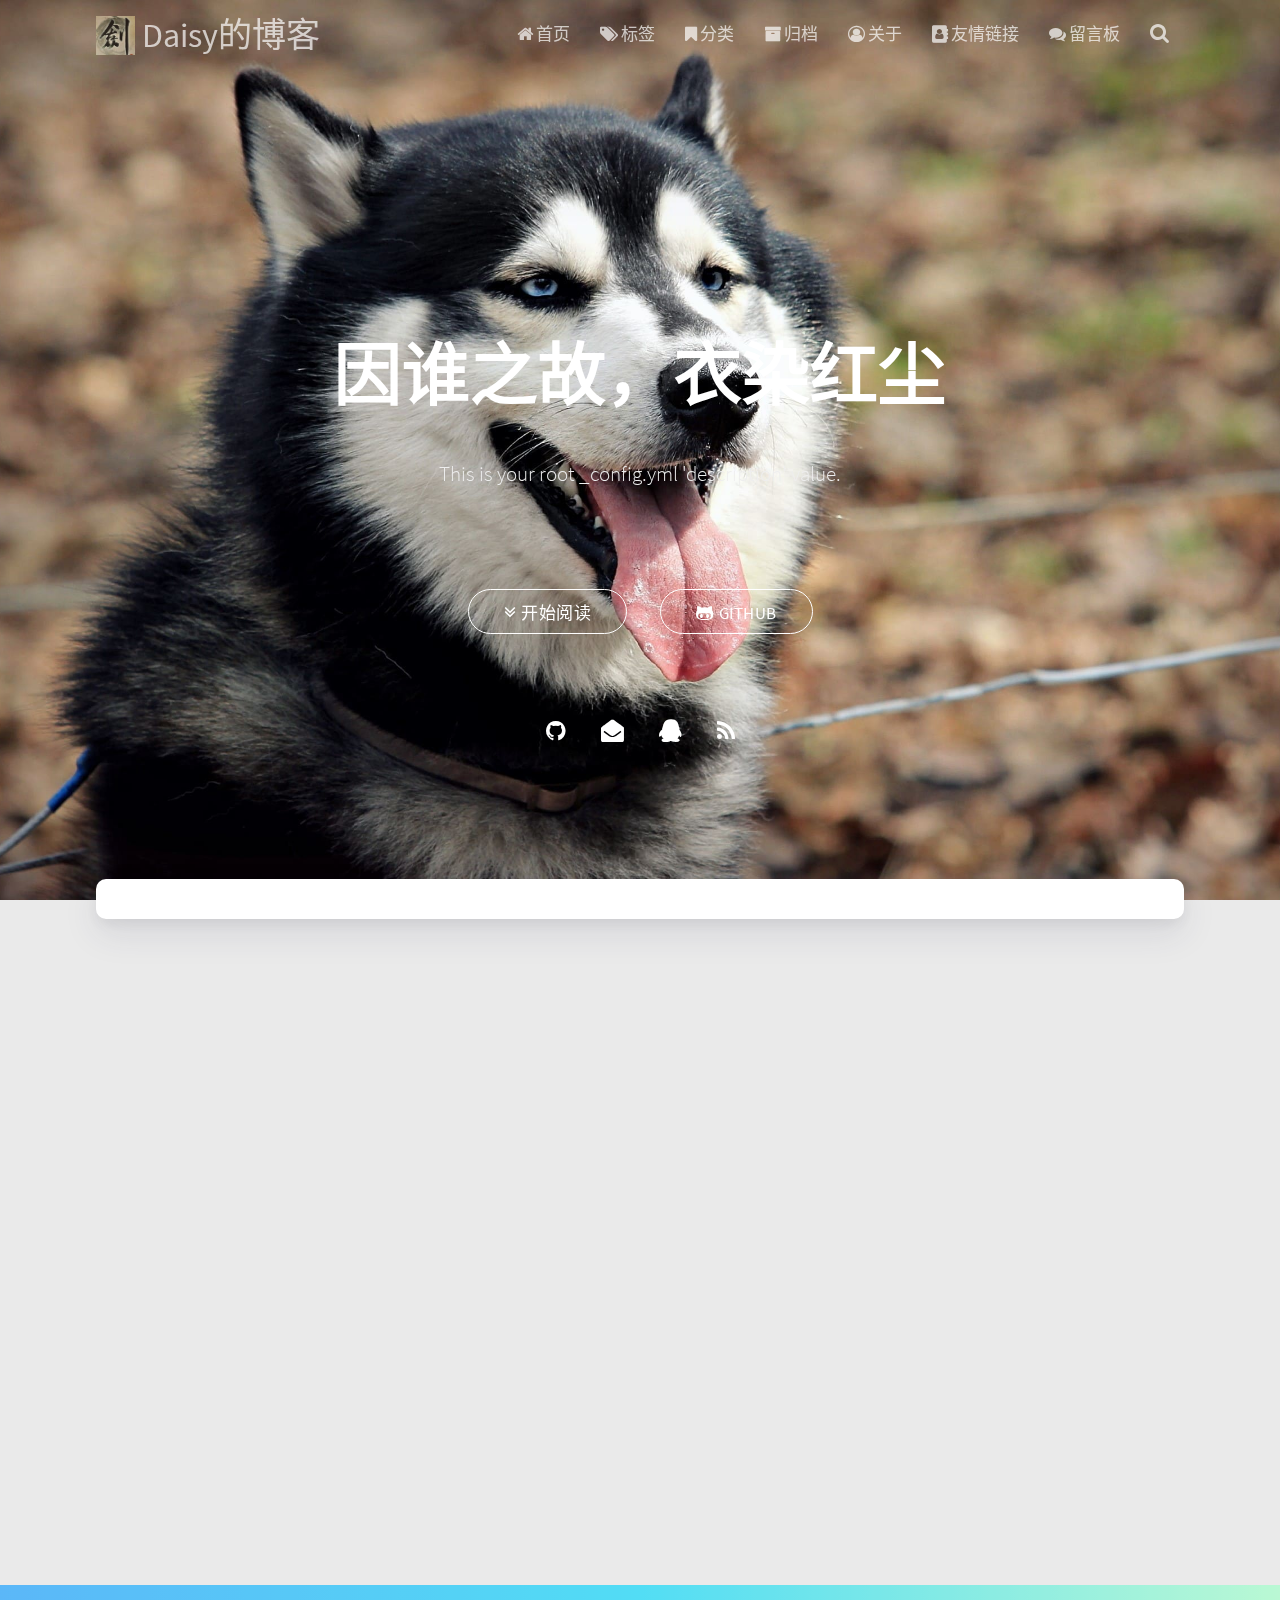
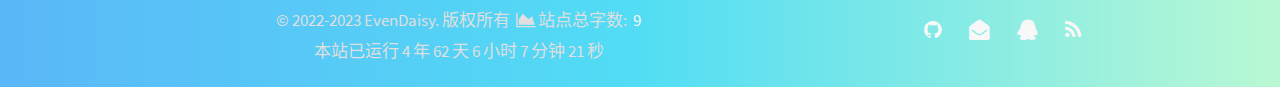
<file: index.html>
<!DOCTYPE HTML>
<html lang="zh-CN">


<head>
    <meta charset="utf-8">
    <meta name="keywords" content="Daisy的博客">
    <meta name="baidu-site-verification" content="code-RLlNB4mIUG" />
    <meta name="google-site-verification" content="**yCy2azpds5XSuGZvis6OuA-XIGF5GuGpYRAaGfD6o48" />
    <meta name="360-site-verification" content="**b7c11a830ef90fd1464ad6206bb7b6e7" />
    <meta name="description" content="Daisy的博客">
    <meta http-equiv="X-UA-Compatible" content="IE=edge">
    <meta name="viewport" content="width=device-width, initial-scale=1.0, user-scalable=no">
    <meta name="renderer" content="webkit|ie-stand|ie-comp">
    <meta name="mobile-web-app-capable" content="yes">
    <meta name="format-detection" content="telephone=no">
    <meta name="apple-mobile-web-app-capable" content="yes">
    <meta name="apple-mobile-web-app-status-bar-style" content="black-translucent">
    <title>Daisy的博客</title>
    <link rel="icon" type="image/png" href="/favicon.png">

    <link rel="stylesheet" type="text/css" href="/libs/awesome/css/font-awesome.min.css">
    <link rel="stylesheet" type="text/css" href="/libs/materialize/materialize.min.css">
    <link rel="stylesheet" type="text/css" href="/libs/aos/aos.css">
    <link rel="stylesheet" type="text/css" href="/libs/animate/animate.min.css">
    <link rel="stylesheet" type="text/css" href="/libs/lightGallery/css/lightgallery.min.css">
    <link rel="stylesheet" type="text/css" href="/css/matery.css">
    <link rel="stylesheet" type="text/css" href="/css/my.css">
    <style type="text/css">
        
    </style>

    <script src="/libs/jquery/jquery-2.2.0.min.js"></script>
    <script src="https://sdk.jinrishici.com/v2/browser/jinrishici.js" charset="utf-8"></script>
    <script>
        var _hmt = _hmt || [];
        (function () {
            var hm = document.createElement("script");
            hm.src = "https://hm.baidu.com/hm.js?ce84511d3df71640a9378a69f6293044";
            var s = document.getElementsByTagName("script")[0];
            s.parentNode.insertBefore(hm, s);
        })();
    </script>

    
        <script>
            (function(){
                var bp = document.createElement('script');
                var curProtocol = window.location.protocol.split(':')[0];
                if (curProtocol === 'https') {
                    bp.src = 'https://zz.bdstatic.com/linksubmit/push.js';        
                }
                else {
                    bp.src = 'http://push.zhanzhang.baidu.com/push.js';
                }
                var s = document.getElementsByTagName("script")[0];
                s.parentNode.insertBefore(bp, s);
            })();
        </script>
    

    <script>
        (function(){
        var src = "https://jspassport.ssl.qhimg.com/11.0.1.js?d182b3f28525f2db83acfaaf6e696dba";
        document.write('<script src="' + src + '" id="sozz"><\/script>');
        })();
    </script>

<meta name="generator" content="Hexo 6.2.0"><link rel="alternate" href="/atom.xml" title="Daisy的博客" type="application/atom+xml">
<link rel="stylesheet" href="/css/prism-tomorrow.css" type="text/css">
<link rel="stylesheet" href="/css/prism-line-numbers.css" type="text/css"></head>

<body>

    <header class="navbar-fixed">
    <nav id="headNav" class="bg-color nav-transparent">
        <div id="navContainer" class="nav-wrapper container">
            <div class="brand-logo">
                <a href="/" class="waves-effect waves-light">
                    
                    <img src="/medias/logo.png" class="logo-img" alt="LOGO">
                    
                    <span class="logo-span">Daisy的博客</span>
                </a>
            </div>
            

<a href="#" data-target="mobile-nav" class="sidenav-trigger button-collapse"><i class="fa fa-navicon"></i></a>
<ul class="right">
    
    <li class="hide-on-med-and-down">
        <a href="/" class="waves-effect waves-light">
            
            <i class="fa fa-home"></i>
            
            <span>首页</span>
        </a>
    </li>
    
    <li class="hide-on-med-and-down">
        <a href="/tags" class="waves-effect waves-light">
            
            <i class="fa fa-tags"></i>
            
            <span>标签</span>
        </a>
    </li>
    
    <li class="hide-on-med-and-down">
        <a href="/categories" class="waves-effect waves-light">
            
            <i class="fa fa-bookmark"></i>
            
            <span>分类</span>
        </a>
    </li>
    
    <li class="hide-on-med-and-down">
        <a href="/archives" class="waves-effect waves-light">
            
            <i class="fa fa-archive"></i>
            
            <span>归档</span>
        </a>
    </li>
    
    <li class="hide-on-med-and-down">
        <a href="/about" class="waves-effect waves-light">
            
            <i class="fa fa-user-circle-o"></i>
            
            <span>关于</span>
        </a>
    </li>
    
    <li class="hide-on-med-and-down">
        <a href="/friends" class="waves-effect waves-light">
            
            <i class="fa fa-address-book"></i>
            
            <span>友情链接</span>
        </a>
    </li>
    
    <li class="hide-on-med-and-down">
        <a href="/contact" class="waves-effect waves-light">
            
            <i class="fa fa-comments"></i>
            
            <span>留言板</span>
        </a>
    </li>
    
    <li>
        <a href="#searchModal" class="modal-trigger waves-effect waves-light">
            <i id="searchIcon" class="fa fa-search" title="搜索"></i>
        </a>
    </li>
</ul>

<div id="mobile-nav" class="side-nav sidenav">

    <div class="mobile-head bg-color">
        
        <img src="/medias/logo.png" class="logo-img circle responsive-img">
        
        <div class="logo-name">Daisy的博客</div>
        <div class="logo-desc">
            
            Never really desperate, only the lost of the soul.
            
        </div>
    </div>

    

    <ul class="menu-list mobile-menu-list">
        
        <li>
            <a href="/" class="waves-effect waves-light">
                
                <i class="fa fa-fw fa-home"></i>
                
                首页
            </a>
        </li>
        
        <li>
            <a href="/tags" class="waves-effect waves-light">
                
                <i class="fa fa-fw fa-tags"></i>
                
                标签
            </a>
        </li>
        
        <li>
            <a href="/categories" class="waves-effect waves-light">
                
                <i class="fa fa-fw fa-bookmark"></i>
                
                分类
            </a>
        </li>
        
        <li>
            <a href="/archives" class="waves-effect waves-light">
                
                <i class="fa fa-fw fa-archive"></i>
                
                归档
            </a>
        </li>
        
        <li>
            <a href="/about" class="waves-effect waves-light">
                
                <i class="fa fa-fw fa-user-circle-o"></i>
                
                关于
            </a>
        </li>
        
        <li>
            <a href="/friends" class="waves-effect waves-light">
                
                <i class="fa fa-fw fa-address-book"></i>
                
                友情链接
            </a>
        </li>
        
        <li>
            <a href="/contact" class="waves-effect waves-light">
                
                <i class="fa fa-fw fa-comments"></i>
                
                留言板
            </a>
        </li>
        
        
        <li><div class="divider"></div></li>
        <li>
            <a href="https://github.com" class="waves-effect waves-light" target="_blank">
                <i class="fa fa-github-square fa-fw"></i>Fork Me
            </a>
        </li>
        
    </ul>
</div>

        </div>

        
            <style>
    .nav-transparent .github-corner {
        display: none !important;
    }

    .github-corner {
        position: absolute;
        z-index: 10;
        top: 0;
        right: 0;
        border: 0;
        transform: scale(1.1);
    }

    .github-corner svg {
        color: #0f9d58;
        fill: #fff;
        height: 64px;
        width: 64px;
    }

    .github-corner:hover .octo-arm {
        animation: a 0.56s ease-in-out;
    }

    .github-corner .octo-arm {
        animation: none;
    }

    @keyframes a {
        0%,
        to {
            transform: rotate(0);
        }
        20%,
        60% {
            transform: rotate(-25deg);
        }
        40%,
        80% {
            transform: rotate(10deg);
        }
    }
</style>

<a href="https://github.com" class="github-corner tooltipped hide-on-med-and-down" target="_blank"
   data-tooltip="Fork Me" data-position="left" data-delay="50">
    <svg viewBox="0 0 250 250" aria-hidden="true">
        <path d="M0,0 L115,115 L130,115 L142,142 L250,250 L250,0 Z"></path>
        <path d="M128.3,109.0 C113.8,99.7 119.0,89.6 119.0,89.6 C122.0,82.7 120.5,78.6 120.5,78.6 C119.2,72.0 123.4,76.3 123.4,76.3 C127.3,80.9 125.5,87.3 125.5,87.3 C122.9,97.6 130.6,101.9 134.4,103.2"
              fill="currentColor" style="transform-origin: 130px 106px;" class="octo-arm"></path>
        <path d="M115.0,115.0 C114.9,115.1 118.7,116.5 119.8,115.4 L133.7,101.6 C136.9,99.2 139.9,98.4 142.2,98.6 C133.8,88.0 127.5,74.4 143.8,58.0 C148.5,53.4 154.0,51.2 159.7,51.0 C160.3,49.4 163.2,43.6 171.4,40.1 C171.4,40.1 176.1,42.5 178.8,56.2 C183.1,58.6 187.2,61.8 190.9,65.4 C194.5,69.0 197.7,73.2 200.1,77.6 C213.8,80.2 216.3,84.9 216.3,84.9 C212.7,93.1 206.9,96.0 205.4,96.6 C205.1,102.4 203.0,107.8 198.3,112.5 C181.9,128.9 168.3,122.5 157.7,114.1 C157.9,116.9 156.7,120.9 152.7,124.9 L141.0,136.5 C139.8,137.7 141.6,141.9 141.8,141.8 Z"
              fill="currentColor" class="octo-body"></path>
    </svg>
</a>
        
    </nav>

</header>

    
<style>
    .carousel-control {
        width: 45px;
        height: 45px;
        line-height: 55px;
        border-radius: 45px;
        background: transparent;
        cursor: pointer;
        z-index: 100;
    }

    #prev-cover {
        position: absolute;
        top: 48%;
        left: 8px;
    }

    #next-cover {
        position: absolute;
        top: 48%;
        right: 8px;;
    }

    #prev-cover i {
        margin-right: 3px;
    }

    #next-cover i {
        margin-left: 3px;
    }

    .carousel-control:hover {
        background-color:rgba(0, 0, 0, .4);
    }

    .carousel-control i {
        color: #fff;
        font-size: 2.4rem;
    }
</style>



<div class="carousel carousel-slider center index-cover" data-indicators="true" style="margin-top: -64px;">
    

    <div class="carousel-item red white-text bg-cover about-cover">
        <div class="container">
            <div class="row">
    <div class="col s10 offset-s1 m8 offset-m2 l8 offset-l2">
        <div class="brand">
            <div class="title center-align">
                <!-- 
                    因谁之故，衣染红尘
                 -->
                
                    因谁之故，衣染红尘
                
            </div>

            <div class="description center-align">
                
                    This is your root _config.yml 'description' value.
                
            </div>
        </div>
    </div>
</div>
<script>
// 每天切换 banner 图.  Switch banner image every day.
$('.bg-cover').css('background-image', 'url(/medias/banner/' + new Date().getDay() + '.jpg)');
</script>

            <div class="cover-btns">
                <a href="#indexCard" class="waves-effect waves-light btn">
                    <i class="fa fa-angle-double-down"></i>开始阅读
                </a>

                
                <a href="https://github.com" class="waves-effect waves-light btn" target="_blank">
                    <i class="fa fa-github-alt"></i>Github
                </a>
                
            </div>
            <div class="cover-social-link">
    <a href="https://github.com/evendaisy" class="tooltipped" target="_blank" data-tooltip="访问我的GitHub" data-position="top" data-delay="50">
        <i class="fa fa-github"></i>
    </a>



    <a href="mailto:820875211@qq.com" class="tooltipped" target="_blank" data-tooltip="邮件联系我" data-position="top" data-delay="50">
        <i class="fa fa-envelope-open"></i>
    </a>



    <a href="http://wpa.qq.com/msgrd?v=3&uin=820875221&site=qq&menu=yes" class="tooltipped" target="_blank" data-tooltip="访问我的知乎" data-position="top" data-delay="50">
        <i class="fa fa-qq"></i>
    </a>



    <a href="/atom.xml" class="tooltipped" target="_blank" data-tooltip="RSS 订阅" data-position="top" data-delay="50">
        <i class="fa fa-rss"></i>
    </a>
</div>
        </div>
    </div>

    
</div>

<script>
$(function () {
    let coverSlider = $('.carousel');
    coverSlider.carousel({
        duration: Number('120'),
        fullWidth: true,
        indicators: 'true' === 'true'
    });

    let carouselIntervalId;
    
    // Loop to call the next cover article picture.
    let autoCarousel = function() {
        carouselIntervalId = setInterval(function () {
            coverSlider.carousel('next');
        }, 5000);
    };
    autoCarousel();
    

    let restartPlay = function () {
        
        clearInterval(carouselIntervalId);
        autoCarousel();
        
    };

    
    // prev and next cover post.
    $('#prev-cover').click(function () {
        coverSlider.carousel('prev');
        restartPlay();
    });
    $('#next-cover').click(function () {
        coverSlider.carousel('next');
        restartPlay();
    });
    
});
</script>



<main class="content">

    
    <div id="indexCard" class="index-card">
        <div class="container ">
            <div class="card">
                <div class="card-content">
                    

                    

                    

                    <div id="recommend-sections" class="recommend">
                        



                    </div>
                </div>
            </div>
        </div>
    </div>
    

    

    <!-- 所有文章卡片 -->
    <article id="articles" class="container articles">
        <div class="row article-row">
            
            <div class="article col s12 m6 l4" data-aos="zoom-in">
                <div class="card">
                    <a href="/2022/05/24/mian-shi-ti-zong-jie/" target="_blank">
                        <div class="card-image">
                            
                            
                            <img src="/medias/featureimages/19.jpg" class="responsive-img" alt="面试题总结">
                            
                            <span class="card-title">面试题总结</span>
                        </div>
                    </a>

                    <div class="card-content article-content">
                        <div class="summary block-with-text">
                            
                            
  31c36449d9bfb570fec2008cb0060e9b07953ae97196e2cf0da94624135f7fde29bd2b3f8bf9263c4bdb7051d0af58bf0ebb90f32ba03284c636e
                            
                        </div>
                        <div class="publish-info">
                            <span class="publish-date">
                                <i class="fa fa-clock-o fa-fw icon-date"></i>2022-05-24
                            </span>
                            <span class="publish-author">
                                
                                <i class="fa fa-bookmark fa-fw icon-category"></i>
                                
                                <a href="/categories/%E7%AC%94%E8%AE%B0/" class="post-category" target="_blank">
                                    笔记
                                </a>
                                
                                
                            </span>
                        </div>
                    </div>

                    
                    <div class="card-action article-tags">
                        
                        <a href="/tags/%E9%9D%A2%E8%AF%95/" target="_blank">
                            <span class="chip bg-color">面试</span>
                        </a>
                        
                    </div>
                    
                </div>
            </div>
            
        </div>
    </article>

</main>


    <footer class="page-footer bg-color">
    <div class="container row center-align">
        <div class="col s12 m8 l8 copy-right">
            &copy; 2022-2023 EvenDaisy. 版权所有

            
            &nbsp;<i class="fa fa-area-chart"></i>&nbsp;站点总字数:&nbsp;
            <span class="white-color">9</span>
            

            <br>
            <span id="sitetime"></span>

            
            
            <br>
            
            <span id="busuanzi_container_site_pv" style='display:none'>
                <i class="fa fa-heart-o"></i>
                本站总访问量 <span id="busuanzi_value_site_pv" class="white-color"></span>
            </span>
            
            
            <span id="busuanzi_container_site_uv" style='display:none'>
                人次,&nbsp;访客数 <span id="busuanzi_value_site_uv" class="white-color"></span> 人.
            </span>
            
            
        </div>
        <div class="col s12 m4 l4 social-link social-statis">
    <a href="https://github.com/evendaisy" class="tooltipped" target="_blank" data-tooltip="访问我的GitHub" data-position="top" data-delay="50">
        <i class="fa fa-github"></i>
    </a>



    <a href="mailto:820875211@qq.com" class="tooltipped" target="_blank" data-tooltip="邮件联系我" data-position="top" data-delay="50">
        <i class="fa fa-envelope-open"></i>
    </a>



    <a href="http://wpa.qq.com/msgrd?v=3&uin=820875221&site=qq&menu=yes" class="tooltipped" target="_blank" data-tooltip="访问我的知乎" data-position="top" data-delay="50">
        <i class="fa fa-qq"></i>
    </a>



    <a href="/atom.xml" class="tooltipped" target="_blank" data-tooltip="RSS 订阅" data-position="top" data-delay="50">
        <i class="fa fa-rss"></i>
    </a>
</div>
    </div>
</footer>

<div class="progress-bar"></div>

<!-- 不蒜子计数初始值纠正 -->
<script>
    $(document).ready(function () {

        var int = setInterval(fixCount, 50);
        var pvcountOffset = 0;
        var uvcountOffset = 0;

        function fixCount() {
            if (document.getElementById("busuanzi_container_site_pv").style.display != "none") {
                $("#busuanzi_value_site_pv").html(parseInt($("#busuanzi_value_site_pv").html()) + pvcountOffset);
                clearInterval(int);
            }
            if ($("#busuanzi_container_site_pv").css("display") != "none") {
                $("#busuanzi_value_site_uv").html(parseInt($("#busuanzi_value_site_uv").html()) + uvcountOffset); // 加上初始数据 
                clearInterval(int);
            }
        }
    });
</script>

<script language=javascript>
    function siteTime() {
        window.setTimeout("siteTime()", 1000);
        var seconds = 1000;
        var minutes = seconds * 60;
        var hours = minutes * 60;
        var days = hours * 24;
        var years = days * 365;
        var today = new Date();
        var todayYear = today.getFullYear();
        var todayMonth = today.getMonth() + 1;
        var todayDate = today.getDate();
        var todayHour = today.getHours();
        var todayMinute = today.getMinutes();
        var todaySecond = today.getSeconds();
        /* Date.UTC() -- 返回date对象距世界标准时间(UTC)1970年1月1日午夜之间的毫秒数(时间戳)
        year - 作为date对象的年份，为4位年份值
        month - 0-11之间的整数，做为date对象的月份
        day - 1-31之间的整数，做为date对象的天数
        hours - 0(午夜24点)-23之间的整数，做为date对象的小时数
        minutes - 0-59之间的整数，做为date对象的分钟数
        seconds - 0-59之间的整数，做为date对象的秒数
        microseconds - 0-999之间的整数，做为date对象的毫秒数 */
        var t1 = Date.UTC(2022, 05, 24, 00, 00, 00); //北京时间2018-2-13 00:00:00
        var t2 = Date.UTC(todayYear, todayMonth, todayDate, todayHour, todayMinute, todaySecond);
        var diff = t2 - t1;
        var diffYears = Math.floor(diff / years);
        var diffDays = Math.floor((diff / days) - diffYears * 365);
        var diffHours = Math.floor((diff - (diffYears * 365 + diffDays) * days) / hours);
        var diffMinutes = Math.floor((diff - (diffYears * 365 + diffDays) * days - diffHours * hours) / minutes);
        var diffSeconds = Math.floor((diff - (diffYears * 365 + diffDays) * days - diffHours * hours - diffMinutes * minutes) / seconds);
        document.getElementById("sitetime").innerHTML = "本站已运行 " + diffYears + " 年 " + diffDays + " 天 " + diffHours + " 小时 " + diffMinutes + " 分钟 " + diffSeconds + " 秒";
    }/*因为建站时间还没有一年，就将之注释掉了。需要的可以取消*/
    siteTime();
</script>

    <!-- 搜索遮罩框 -->
<div id="searchModal" class="modal">
    <div class="modal-content">
        <div class="search-header">
            <span class="title"><i class="fa fa-search"></i>&nbsp;&nbsp;搜索</span>
            <input type="search" id="searchInput" name="s" placeholder="请输入搜索的关键字"
                   class="search-input">
        </div>
        <div id="searchResult"></div>
    </div>
</div>

<script src="/js/search.js"></script>
<script type="text/javascript">
$(function () {
    searchFunc("/" + "search.xml", 'searchInput', 'searchResult');
});
</script>
    <!-- 回到顶部按钮 -->
<div id="backTop" class="top-scroll">
    <a class="btn-floating btn-large waves-effect waves-light" href="#!">
        <i class="fa fa-angle-up"></i>
    </a>
</div>


    <script src="/libs/materialize/materialize.min.js"></script>
    <script src="/libs/masonry/masonry.pkgd.min.js"></script>
    <script src="/libs/aos/aos.js"></script>
    <script src="/libs/scrollprogress/scrollProgress.min.js"></script>
    <script src="/libs/lightGallery/js/lightgallery-all.min.js"></script>
    <script src="/js/matery.js"></script>

    <script type="text/javascript"> var OriginTitile = document.title, st; document.addEventListener("visibilitychange", function () { document.hidden ? (document.title = "Σ(っ °Д °;)っ喔哟，崩溃啦！", clearTimeout(st)) : (document.title = "φ(゜▽゜*)♪咦，又好了！", st = setTimeout(function () { document.title = OriginTitile }, 3e3)) })
    </script>

    <!-- Global site tag (gtag.js) - Google Analytics -->

<script async src="https://www.googletagmanager.com/gtag/js?id=查教程获取"></script>
<script>
    window.dataLayer = window.dataLayer || [];
    function gtag() {
        dataLayer.push(arguments);
    }

    gtag('js', new Date());
    gtag('config', '查教程获取');
</script>



    
    <script src="/libs/others/clicklove.js"></script>
    

    
    <script async src="/libs/others/busuanzi.pure.mini.js"></script>
    

    <!-- 雪花特效 -->
    

</body>

</html>
</file>
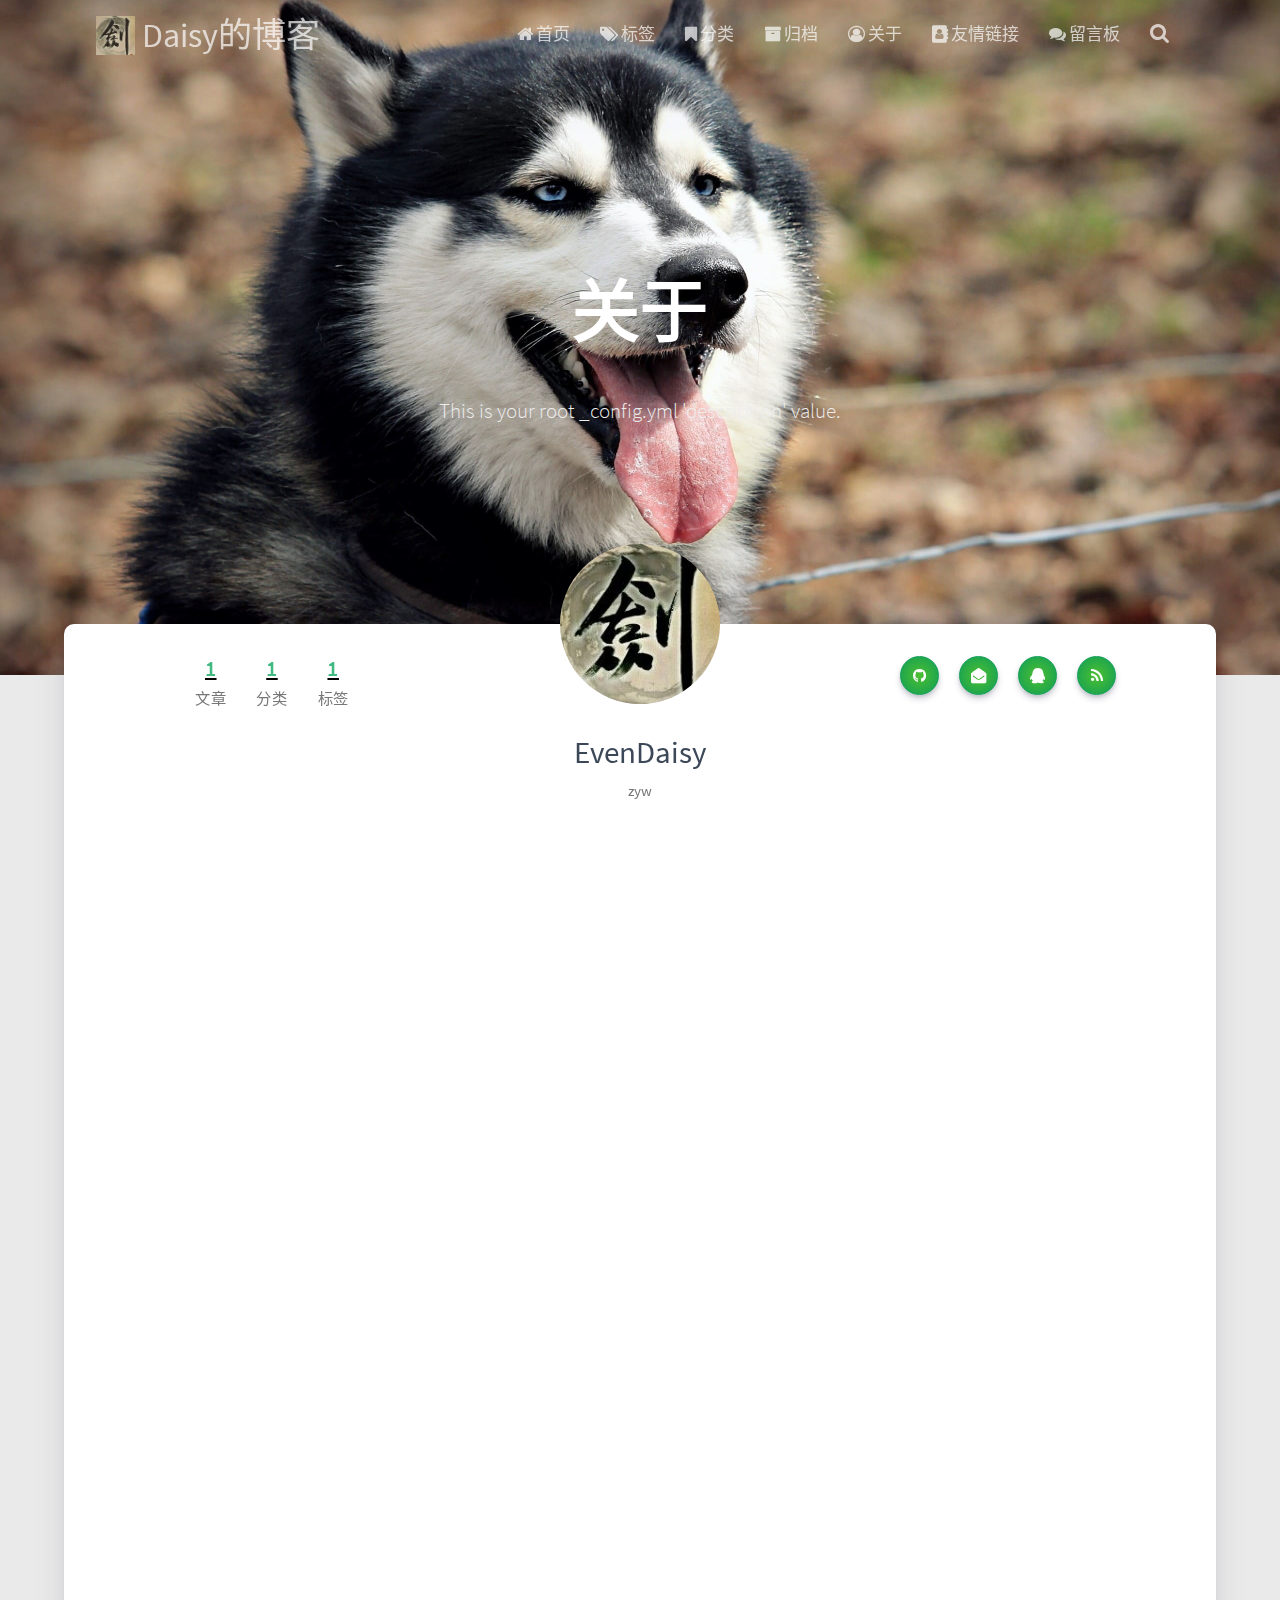
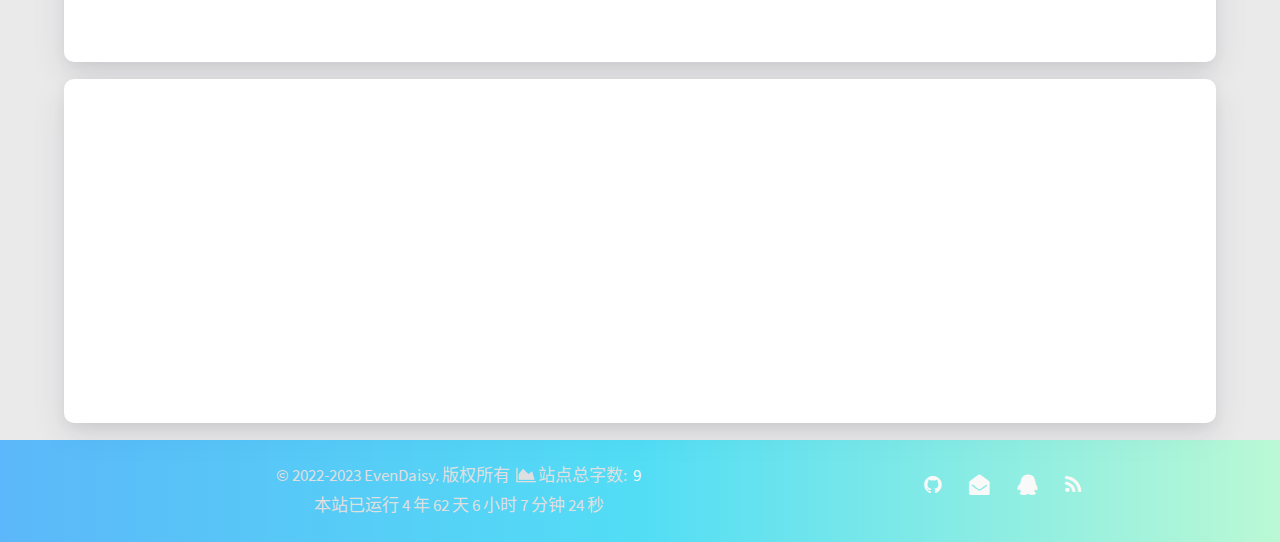
<file: about/index.html>
<!DOCTYPE HTML>
<html lang="zh-CN">


<head>
    <meta charset="utf-8">
    <meta name="keywords" content="关于, Daisy的博客">
    <meta name="baidu-site-verification" content="code-RLlNB4mIUG" />
    <meta name="google-site-verification" content="**yCy2azpds5XSuGZvis6OuA-XIGF5GuGpYRAaGfD6o48" />
    <meta name="360-site-verification" content="**b7c11a830ef90fd1464ad6206bb7b6e7" />
    <meta name="description" content="关于 | Daisy的博客">
    <meta http-equiv="X-UA-Compatible" content="IE=edge">
    <meta name="viewport" content="width=device-width, initial-scale=1.0, user-scalable=no">
    <meta name="renderer" content="webkit|ie-stand|ie-comp">
    <meta name="mobile-web-app-capable" content="yes">
    <meta name="format-detection" content="telephone=no">
    <meta name="apple-mobile-web-app-capable" content="yes">
    <meta name="apple-mobile-web-app-status-bar-style" content="black-translucent">
    <title>关于 | Daisy的博客</title>
    <link rel="icon" type="image/png" href="/favicon.png">

    <link rel="stylesheet" type="text/css" href="/libs/awesome/css/font-awesome.min.css">
    <link rel="stylesheet" type="text/css" href="/libs/materialize/materialize.min.css">
    <link rel="stylesheet" type="text/css" href="/libs/aos/aos.css">
    <link rel="stylesheet" type="text/css" href="/libs/animate/animate.min.css">
    <link rel="stylesheet" type="text/css" href="/libs/lightGallery/css/lightgallery.min.css">
    <link rel="stylesheet" type="text/css" href="/css/matery.css">
    <link rel="stylesheet" type="text/css" href="/css/my.css">
    <style type="text/css">
        
    </style>

    <script src="/libs/jquery/jquery-2.2.0.min.js"></script>
    <script src="https://sdk.jinrishici.com/v2/browser/jinrishici.js" charset="utf-8"></script>
    <script>
        var _hmt = _hmt || [];
        (function () {
            var hm = document.createElement("script");
            hm.src = "https://hm.baidu.com/hm.js?ce84511d3df71640a9378a69f6293044";
            var s = document.getElementsByTagName("script")[0];
            s.parentNode.insertBefore(hm, s);
        })();
    </script>

    
        <script>
            (function(){
                var bp = document.createElement('script');
                var curProtocol = window.location.protocol.split(':')[0];
                if (curProtocol === 'https') {
                    bp.src = 'https://zz.bdstatic.com/linksubmit/push.js';        
                }
                else {
                    bp.src = 'http://push.zhanzhang.baidu.com/push.js';
                }
                var s = document.getElementsByTagName("script")[0];
                s.parentNode.insertBefore(bp, s);
            })();
        </script>
    

    <script>
        (function(){
        var src = "https://jspassport.ssl.qhimg.com/11.0.1.js?d182b3f28525f2db83acfaaf6e696dba";
        document.write('<script src="' + src + '" id="sozz"><\/script>');
        })();
    </script>

<meta name="generator" content="Hexo 6.2.0"><link rel="alternate" href="/atom.xml" title="Daisy的博客" type="application/atom+xml">
<link rel="stylesheet" href="/css/prism-tomorrow.css" type="text/css">
<link rel="stylesheet" href="/css/prism-line-numbers.css" type="text/css"></head>

<body>

    <header class="navbar-fixed">
    <nav id="headNav" class="bg-color nav-transparent">
        <div id="navContainer" class="nav-wrapper container">
            <div class="brand-logo">
                <a href="/" class="waves-effect waves-light">
                    
                    <img src="/medias/logo.png" class="logo-img" alt="LOGO">
                    
                    <span class="logo-span">Daisy的博客</span>
                </a>
            </div>
            

<a href="#" data-target="mobile-nav" class="sidenav-trigger button-collapse"><i class="fa fa-navicon"></i></a>
<ul class="right">
    
    <li class="hide-on-med-and-down">
        <a href="/" class="waves-effect waves-light">
            
            <i class="fa fa-home"></i>
            
            <span>首页</span>
        </a>
    </li>
    
    <li class="hide-on-med-and-down">
        <a href="/tags" class="waves-effect waves-light">
            
            <i class="fa fa-tags"></i>
            
            <span>标签</span>
        </a>
    </li>
    
    <li class="hide-on-med-and-down">
        <a href="/categories" class="waves-effect waves-light">
            
            <i class="fa fa-bookmark"></i>
            
            <span>分类</span>
        </a>
    </li>
    
    <li class="hide-on-med-and-down">
        <a href="/archives" class="waves-effect waves-light">
            
            <i class="fa fa-archive"></i>
            
            <span>归档</span>
        </a>
    </li>
    
    <li class="hide-on-med-and-down">
        <a href="/about" class="waves-effect waves-light">
            
            <i class="fa fa-user-circle-o"></i>
            
            <span>关于</span>
        </a>
    </li>
    
    <li class="hide-on-med-and-down">
        <a href="/friends" class="waves-effect waves-light">
            
            <i class="fa fa-address-book"></i>
            
            <span>友情链接</span>
        </a>
    </li>
    
    <li class="hide-on-med-and-down">
        <a href="/contact" class="waves-effect waves-light">
            
            <i class="fa fa-comments"></i>
            
            <span>留言板</span>
        </a>
    </li>
    
    <li>
        <a href="#searchModal" class="modal-trigger waves-effect waves-light">
            <i id="searchIcon" class="fa fa-search" title="搜索"></i>
        </a>
    </li>
</ul>

<div id="mobile-nav" class="side-nav sidenav">

    <div class="mobile-head bg-color">
        
        <img src="/medias/logo.png" class="logo-img circle responsive-img">
        
        <div class="logo-name">Daisy的博客</div>
        <div class="logo-desc">
            
            Never really desperate, only the lost of the soul.
            
        </div>
    </div>

    

    <ul class="menu-list mobile-menu-list">
        
        <li>
            <a href="/" class="waves-effect waves-light">
                
                <i class="fa fa-fw fa-home"></i>
                
                首页
            </a>
        </li>
        
        <li>
            <a href="/tags" class="waves-effect waves-light">
                
                <i class="fa fa-fw fa-tags"></i>
                
                标签
            </a>
        </li>
        
        <li>
            <a href="/categories" class="waves-effect waves-light">
                
                <i class="fa fa-fw fa-bookmark"></i>
                
                分类
            </a>
        </li>
        
        <li>
            <a href="/archives" class="waves-effect waves-light">
                
                <i class="fa fa-fw fa-archive"></i>
                
                归档
            </a>
        </li>
        
        <li>
            <a href="/about" class="waves-effect waves-light">
                
                <i class="fa fa-fw fa-user-circle-o"></i>
                
                关于
            </a>
        </li>
        
        <li>
            <a href="/friends" class="waves-effect waves-light">
                
                <i class="fa fa-fw fa-address-book"></i>
                
                友情链接
            </a>
        </li>
        
        <li>
            <a href="/contact" class="waves-effect waves-light">
                
                <i class="fa fa-fw fa-comments"></i>
                
                留言板
            </a>
        </li>
        
        
        <li><div class="divider"></div></li>
        <li>
            <a href="https://github.com" class="waves-effect waves-light" target="_blank">
                <i class="fa fa-github-square fa-fw"></i>Fork Me
            </a>
        </li>
        
    </ul>
</div>

        </div>

        
            <style>
    .nav-transparent .github-corner {
        display: none !important;
    }

    .github-corner {
        position: absolute;
        z-index: 10;
        top: 0;
        right: 0;
        border: 0;
        transform: scale(1.1);
    }

    .github-corner svg {
        color: #0f9d58;
        fill: #fff;
        height: 64px;
        width: 64px;
    }

    .github-corner:hover .octo-arm {
        animation: a 0.56s ease-in-out;
    }

    .github-corner .octo-arm {
        animation: none;
    }

    @keyframes a {
        0%,
        to {
            transform: rotate(0);
        }
        20%,
        60% {
            transform: rotate(-25deg);
        }
        40%,
        80% {
            transform: rotate(10deg);
        }
    }
</style>

<a href="https://github.com" class="github-corner tooltipped hide-on-med-and-down" target="_blank"
   data-tooltip="Fork Me" data-position="left" data-delay="50">
    <svg viewBox="0 0 250 250" aria-hidden="true">
        <path d="M0,0 L115,115 L130,115 L142,142 L250,250 L250,0 Z"></path>
        <path d="M128.3,109.0 C113.8,99.7 119.0,89.6 119.0,89.6 C122.0,82.7 120.5,78.6 120.5,78.6 C119.2,72.0 123.4,76.3 123.4,76.3 C127.3,80.9 125.5,87.3 125.5,87.3 C122.9,97.6 130.6,101.9 134.4,103.2"
              fill="currentColor" style="transform-origin: 130px 106px;" class="octo-arm"></path>
        <path d="M115.0,115.0 C114.9,115.1 118.7,116.5 119.8,115.4 L133.7,101.6 C136.9,99.2 139.9,98.4 142.2,98.6 C133.8,88.0 127.5,74.4 143.8,58.0 C148.5,53.4 154.0,51.2 159.7,51.0 C160.3,49.4 163.2,43.6 171.4,40.1 C171.4,40.1 176.1,42.5 178.8,56.2 C183.1,58.6 187.2,61.8 190.9,65.4 C194.5,69.0 197.7,73.2 200.1,77.6 C213.8,80.2 216.3,84.9 216.3,84.9 C212.7,93.1 206.9,96.0 205.4,96.6 C205.1,102.4 203.0,107.8 198.3,112.5 C181.9,128.9 168.3,122.5 157.7,114.1 C157.9,116.9 156.7,120.9 152.7,124.9 L141.0,136.5 C139.8,137.7 141.6,141.9 141.8,141.8 Z"
              fill="currentColor" class="octo-body"></path>
    </svg>
</a>
        
    </nav>

</header>

    <style type="text/css">
    /* don't remove. */
    .about-cover {
        height: 75vh;
    }
</style>

<div class="bg-cover pd-header about-cover">
    <div class="container">
    <div class="row">
    <div class="col s10 offset-s1 m8 offset-m2 l8 offset-l2">
        <div class="brand">
            <div class="title center-align">
                <!-- 
                    因谁之故，衣染红尘
                 -->
                
                    关于
                
            </div>

            <div class="description center-align">
                
                    This is your root _config.yml 'description' value.
                
            </div>
        </div>
    </div>
</div>
<script>
// 每天切换 banner 图.  Switch banner image every day.
$('.bg-cover').css('background-image', 'url(/medias/banner/' + new Date().getDay() + '.jpg)');
</script>
    </div>
</div>

<main class="content">

    <div id="aboutme" class="container about-container">
        <div class="card">
            <div class="card-content">
                <div class="row">
                    <div class="post-statis col l4 hide-on-med-and-down" data-aos="zoom-in-right">
                        
<div class="statis">
    <span class="count"><a href="/" target="_blank">1</a></span>
    <span class="name">文章</span>
</div>



<div class="statis">
    <span class="count"><a href="/categories" target="_blank">1</a></span>
    <span class="name">分类</span>
</div>



<div class="statis">
    <span class="count"><a href="/tags" target="_blank">1</a></span>
    <span class="name">标签</span>
</div>

                    </div>
                    <div class="col s12 m12 l4">
                        <div class="profile center-align">
                            <div class="avatar">
                                <img src="/medias/avatars/avatar.jpg" alt="EvenDaisy"
                                    class="circle responsive-img avatar-img">
                            </div>
                            <div class="author">
                                <div class="post-statis hide-on-large-only" data-aos="zoom-in-right">
                                    
<div class="statis">
    <span class="count"><a href="/" target="_blank">1</a></span>
    <span class="name">文章</span>
</div>



<div class="statis">
    <span class="count"><a href="/categories" target="_blank">1</a></span>
    <span class="name">分类</span>
</div>



<div class="statis">
    <span class="count"><a href="/tags" target="_blank">1</a></span>
    <span class="name">标签</span>
</div>

                                </div>
                                <div class="title">EvenDaisy</div>
                                <div class="career">zyw</div>
                                <div class="social-link hide-on-large-only" data-aos="zoom-in-left">
                                    
    <a href="https://github.com/evendaisy" class="tooltipped" target="_blank" data-tooltip="访问我的GitHub" data-position="top" data-delay="50">
        <i class="fa fa-github"></i>
    </a>



    <a href="mailto:820875211@qq.com" class="tooltipped" target="_blank" data-tooltip="邮件联系我" data-position="top" data-delay="50">
        <i class="fa fa-envelope-open"></i>
    </a>



    <a href="http://wpa.qq.com/msgrd?v=3&uin=820875221&site=qq&menu=yes" class="tooltipped" target="_blank" data-tooltip="访问我的知乎" data-position="top" data-delay="50">
        <i class="fa fa-qq"></i>
    </a>



    <a href="/atom.xml" class="tooltipped" target="_blank" data-tooltip="RSS 订阅" data-position="top" data-delay="50">
        <i class="fa fa-rss"></i>
    </a>

                                </div>
                            </div>
                        </div>
                    </div>
                    <div class="col l4 hide-on-med-and-down" data-aos="zoom-in-left">
                        <div class="social-link">
                            
    <a href="https://github.com/evendaisy" class="tooltipped" target="_blank" data-tooltip="访问我的GitHub" data-position="top" data-delay="50">
        <i class="fa fa-github"></i>
    </a>



    <a href="mailto:820875211@qq.com" class="tooltipped" target="_blank" data-tooltip="邮件联系我" data-position="top" data-delay="50">
        <i class="fa fa-envelope-open"></i>
    </a>



    <a href="http://wpa.qq.com/msgrd?v=3&uin=820875221&site=qq&menu=yes" class="tooltipped" target="_blank" data-tooltip="访问我的知乎" data-position="top" data-delay="50">
        <i class="fa fa-qq"></i>
    </a>



    <a href="/atom.xml" class="tooltipped" target="_blank" data-tooltip="RSS 订阅" data-position="top" data-delay="50">
        <i class="fa fa-rss"></i>
    </a>

                        </div>
                    </div>
                </div>

                <div class="introduction center-align" data-aos="fade-up">这是介绍</div>

                <style type="text/css">
    #posts-chart,
    #categories-chart,
    #tags-chart {
        width: 100%;
        height: 300px;
        margin: 0.5rem auto;
        padding: 0.5rem;
    }
</style>

<div id="postCharts" class="post-charts">
    <div class="title center-align" data-aos="zoom-in-up">
        <i class="fa fa-bar-chart"></i>&nbsp;&nbsp;文章统计图
    </div>
    <div class="row">
        <div class="chart col s12 m6 l4" data-aos="zoom-in-up">
            <div id="posts-chart"></div>
        </div>

        <div class="chart col s12 m6 l4" data-aos="zoom-in-up">
            <div id="categories-chart"></div>
        </div>

        <div class="chart col s12 m6 l4" data-aos="zoom-in-up">
            <div id="tags-chart"></div>
        </div>
    </div>
</div>

<script type="text/javascript" src="/libs/echarts/echarts.min.js"></script>
<script>
    let postsChart = echarts.init(document.getElementById('posts-chart'));
    let categoriesChart = echarts.init(document.getElementById('categories-chart'));
    let tagsChart = echarts.init(document.getElementById('tags-chart'));

    

    let postsOption = {
        title: {
            text: '文章发布统计图',
            top: -5,
            x: 'center'
        },
        tooltip: {
            trigger: 'axis'
        },
        xAxis: {
            type: 'category',
            data: ["2021-05","2021-06","2021-07","2021-08","2021-09","2021-10","2021-11","2021-12","2022-01","2022-02","2022-03","2022-04","2022-05"]
        },
        yAxis: {
            type: 'value',
        },
        series: [
            {
                name: '文章篇数',
                type: 'line',
                color: ['#6772e5'],
                data: [0,0,0,0,0,0,0,0,0,0,0,0,1],
                markPoint: {
                    symbolSize: 45,
                    color: ['#fa755a','#3ecf8e','#82d3f4'],
                    data: [{
                        type: 'max',
                        itemStyle: {color: ['#3ecf8e']},
                        name: '最大值'
                    }, {
                        type: 'min',
                        itemStyle: {color: ['#fa755a']},
                        name: '最小值'
                    }]
                },
                markLine: {
                    itemStyle: {color: ['#ab47bc']},
                    data: [
                        {type: 'average', name: '平均值'}
                    ]
                }
            }
        ]
    };

    

    let categoriesOption = {
        title: {
            text: '文章分类统计图',
            top: -4,
            x: 'center'
        },
        tooltip: {
            trigger: 'item',
            formatter: "{a} <br/>{b} : {c} ({d}%)"
        },
        series: [
            {
                name: '分类',
                type: 'pie',
                radius: '50%',
                color: ['#6772e5', '#ff9e0f', '#fa755a', '#3ecf8e', '#82d3f4', '#ab47bc', '#525f7f', '#f51c47', '#26A69A'],
                data: [{"name":"笔记","value":1}],
                itemStyle: {
                    emphasis: {
                        shadowBlur: 10,
                        shadowOffsetX: 0,
                        shadowColor: 'rgba(0, 0, 0, 0.5)'
                    }
                }
            }
        ]
    };

    

    let tagsOption = {
        title: {
            text: 'TOP10 标签统计图',
            top: -5,
            x: 'center'
        },
        tooltip: {},
        xAxis: [
            {
                type: 'category',
                data: ["面试"]
            }
        ],
        yAxis: [
            {
                type: 'value'
            }
        ],
        series: [
            {
                type: 'bar',
                color: ['#82d3f4'],
                barWidth : 18,
                data: [1],
                markPoint: {
                    symbolSize: 45,
                    data: [{
                        type: 'max',
                        itemStyle: {color: ['#3ecf8e']},
                        name: '最大值'
                    }, {
                        type: 'min',
                        itemStyle: {color: ['#fa755a']},
                        name: '最小值'
                    }],
                },
                markLine: {
                    itemStyle: {color: ['#ab47bc']},
                    data: [
                        {type: 'average', name: '平均值'}
                    ]
                }
            }
        ]
    };

    // render the charts
    postsChart.setOption(postsOption);
    categoriesChart.setOption(categoriesOption);
    tagsChart.setOption(tagsOption);
</script>

                

                
                
<div class="my-skills">
    <div class="title center-align" data-aos="zoom-in-up">
        <i class="fa fa-wrench"></i>&nbsp;&nbsp;我的技能
    </div>
    <div class="row">
        
        
        
        <div class="col s12 m6 l6" data-aos="fade-up">
            <div class="skillbar">
                <div class="skillbar-title"
                     style="background: linear-gradient(to right, #00BCD4 0%, #80DEEA 100%); width: 70%">
                    <span>Java</span>
                </div>
                <div class="skill-bar-percent">70%</div>
            </div>
        </div>
        
        
        <div class="col s12 m6 l6" data-aos="fade-up">
            <div class="skillbar">
                <div class="skillbar-title"
                     style="background: linear-gradient(to right, #4CAF50 0%, #81C784 100%); width: 60%">
                    <span>SQL</span>
                </div>
                <div class="skill-bar-percent">60%</div>
            </div>
        </div>
        
        
    </div>

    

    <!-- 
    <div class="other-skills chip-container" data-aos="zoom-in-up">
        <div class="sub-title center-align"><i class="fa fa-book"></i>&nbsp;&nbsp;其他技能</div>
        <div class="tag-chips center-align">
            
            
            <a href="/tags/%E9%9D%A2%E8%AF%95/" target="_blank">
                <span class="chip center-align waves-effect waves-light chip-default">面试</span>
            </a>
            
            
        </div>
    </div>
     -->

</div>
                

                
            </div>
        </div>
        <div class="card">
            <div class="card-content">
                <div class="card-content article-card-content">
                        <div class="title center-align" data-aos="zoom-in-up">
                            <i class="fa fa-address-book"></i>&nbsp;&nbsp;我的简历
                        </div>
                        <div id="articleContent" data-aos="fade-up">
                            <h2 id="CV">CV</h2>
<p><a href="/medias/files/cv-zh.pdf">中文版</a><br>
<a href="/medias/files/cv-en.pdf">English Version</a></p>

                        </div>
                </div>
            </div>
        </div>
    </div>
</main>
    <footer class="page-footer bg-color">
    <div class="container row center-align">
        <div class="col s12 m8 l8 copy-right">
            &copy; 2022-2023 EvenDaisy. 版权所有

            
            &nbsp;<i class="fa fa-area-chart"></i>&nbsp;站点总字数:&nbsp;
            <span class="white-color">9</span>
            

            <br>
            <span id="sitetime"></span>

            
            
            <br>
            
            <span id="busuanzi_container_site_pv" style='display:none'>
                <i class="fa fa-heart-o"></i>
                本站总访问量 <span id="busuanzi_value_site_pv" class="white-color"></span>
            </span>
            
            
            <span id="busuanzi_container_site_uv" style='display:none'>
                人次,&nbsp;访客数 <span id="busuanzi_value_site_uv" class="white-color"></span> 人.
            </span>
            
            
        </div>
        <div class="col s12 m4 l4 social-link social-statis">
    <a href="https://github.com/evendaisy" class="tooltipped" target="_blank" data-tooltip="访问我的GitHub" data-position="top" data-delay="50">
        <i class="fa fa-github"></i>
    </a>



    <a href="mailto:820875211@qq.com" class="tooltipped" target="_blank" data-tooltip="邮件联系我" data-position="top" data-delay="50">
        <i class="fa fa-envelope-open"></i>
    </a>



    <a href="http://wpa.qq.com/msgrd?v=3&uin=820875221&site=qq&menu=yes" class="tooltipped" target="_blank" data-tooltip="访问我的知乎" data-position="top" data-delay="50">
        <i class="fa fa-qq"></i>
    </a>



    <a href="/atom.xml" class="tooltipped" target="_blank" data-tooltip="RSS 订阅" data-position="top" data-delay="50">
        <i class="fa fa-rss"></i>
    </a>
</div>
    </div>
</footer>

<div class="progress-bar"></div>

<!-- 不蒜子计数初始值纠正 -->
<script>
    $(document).ready(function () {

        var int = setInterval(fixCount, 50);
        var pvcountOffset = 0;
        var uvcountOffset = 0;

        function fixCount() {
            if (document.getElementById("busuanzi_container_site_pv").style.display != "none") {
                $("#busuanzi_value_site_pv").html(parseInt($("#busuanzi_value_site_pv").html()) + pvcountOffset);
                clearInterval(int);
            }
            if ($("#busuanzi_container_site_pv").css("display") != "none") {
                $("#busuanzi_value_site_uv").html(parseInt($("#busuanzi_value_site_uv").html()) + uvcountOffset); // 加上初始数据 
                clearInterval(int);
            }
        }
    });
</script>

<script language=javascript>
    function siteTime() {
        window.setTimeout("siteTime()", 1000);
        var seconds = 1000;
        var minutes = seconds * 60;
        var hours = minutes * 60;
        var days = hours * 24;
        var years = days * 365;
        var today = new Date();
        var todayYear = today.getFullYear();
        var todayMonth = today.getMonth() + 1;
        var todayDate = today.getDate();
        var todayHour = today.getHours();
        var todayMinute = today.getMinutes();
        var todaySecond = today.getSeconds();
        /* Date.UTC() -- 返回date对象距世界标准时间(UTC)1970年1月1日午夜之间的毫秒数(时间戳)
        year - 作为date对象的年份，为4位年份值
        month - 0-11之间的整数，做为date对象的月份
        day - 1-31之间的整数，做为date对象的天数
        hours - 0(午夜24点)-23之间的整数，做为date对象的小时数
        minutes - 0-59之间的整数，做为date对象的分钟数
        seconds - 0-59之间的整数，做为date对象的秒数
        microseconds - 0-999之间的整数，做为date对象的毫秒数 */
        var t1 = Date.UTC(2022, 05, 24, 00, 00, 00); //北京时间2018-2-13 00:00:00
        var t2 = Date.UTC(todayYear, todayMonth, todayDate, todayHour, todayMinute, todaySecond);
        var diff = t2 - t1;
        var diffYears = Math.floor(diff / years);
        var diffDays = Math.floor((diff / days) - diffYears * 365);
        var diffHours = Math.floor((diff - (diffYears * 365 + diffDays) * days) / hours);
        var diffMinutes = Math.floor((diff - (diffYears * 365 + diffDays) * days - diffHours * hours) / minutes);
        var diffSeconds = Math.floor((diff - (diffYears * 365 + diffDays) * days - diffHours * hours - diffMinutes * minutes) / seconds);
        document.getElementById("sitetime").innerHTML = "本站已运行 " + diffYears + " 年 " + diffDays + " 天 " + diffHours + " 小时 " + diffMinutes + " 分钟 " + diffSeconds + " 秒";
    }/*因为建站时间还没有一年，就将之注释掉了。需要的可以取消*/
    siteTime();
</script>

    <!-- 搜索遮罩框 -->
<div id="searchModal" class="modal">
    <div class="modal-content">
        <div class="search-header">
            <span class="title"><i class="fa fa-search"></i>&nbsp;&nbsp;搜索</span>
            <input type="search" id="searchInput" name="s" placeholder="请输入搜索的关键字"
                   class="search-input">
        </div>
        <div id="searchResult"></div>
    </div>
</div>

<script src="/js/search.js"></script>
<script type="text/javascript">
$(function () {
    searchFunc("/" + "search.xml", 'searchInput', 'searchResult');
});
</script>
    <!-- 回到顶部按钮 -->
<div id="backTop" class="top-scroll">
    <a class="btn-floating btn-large waves-effect waves-light" href="#!">
        <i class="fa fa-angle-up"></i>
    </a>
</div>


    <script src="/libs/materialize/materialize.min.js"></script>
    <script src="/libs/masonry/masonry.pkgd.min.js"></script>
    <script src="/libs/aos/aos.js"></script>
    <script src="/libs/scrollprogress/scrollProgress.min.js"></script>
    <script src="/libs/lightGallery/js/lightgallery-all.min.js"></script>
    <script src="/js/matery.js"></script>

    <script type="text/javascript"> var OriginTitile = document.title, st; document.addEventListener("visibilitychange", function () { document.hidden ? (document.title = "Σ(っ °Д °;)っ喔哟，崩溃啦！", clearTimeout(st)) : (document.title = "φ(゜▽゜*)♪咦，又好了！", st = setTimeout(function () { document.title = OriginTitile }, 3e3)) })
    </script>

    <!-- Global site tag (gtag.js) - Google Analytics -->

<script async src="https://www.googletagmanager.com/gtag/js?id=查教程获取"></script>
<script>
    window.dataLayer = window.dataLayer || [];
    function gtag() {
        dataLayer.push(arguments);
    }

    gtag('js', new Date());
    gtag('config', '查教程获取');
</script>



    
    <script src="/libs/others/clicklove.js"></script>
    

    
    <script async src="/libs/others/busuanzi.pure.mini.js"></script>
    

    <!-- 雪花特效 -->
    

</body>

</html>
</file>
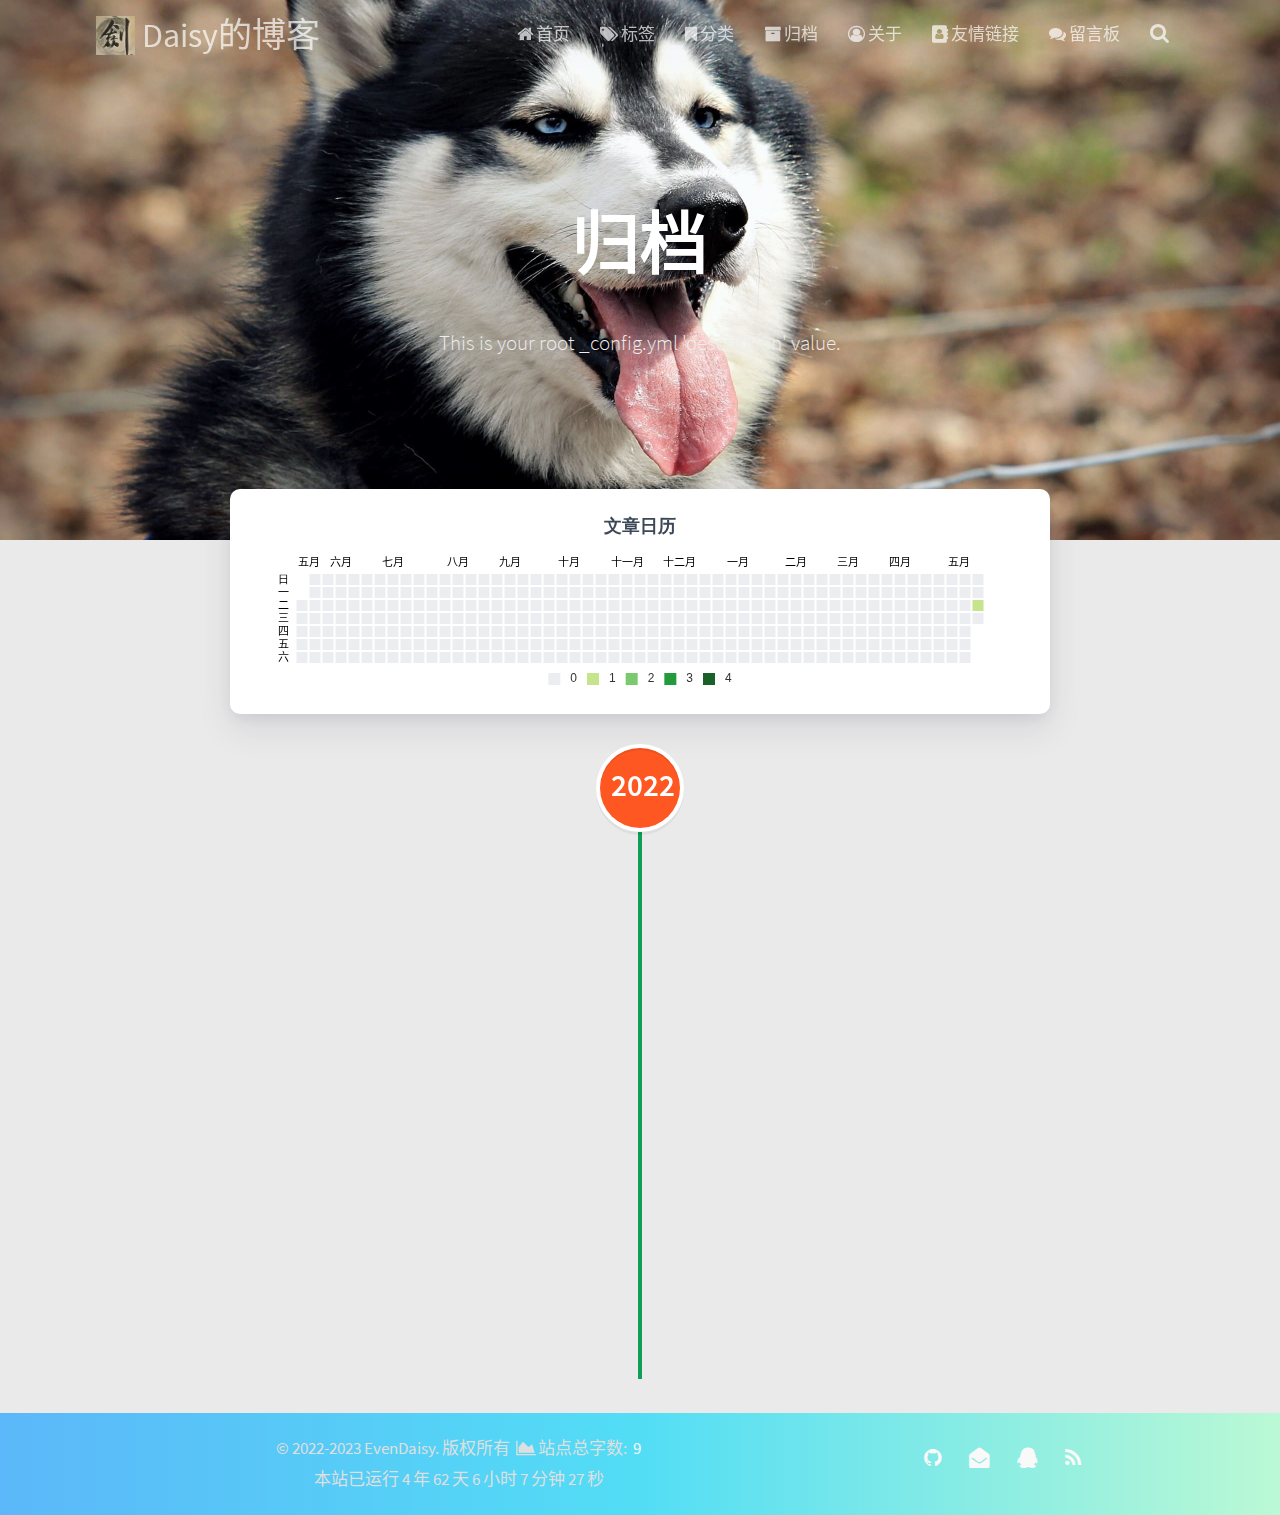
<file: archives/index.html>
<!DOCTYPE HTML>
<html lang="zh-CN">


<head>
    <meta charset="utf-8">
    <meta name="keywords" content="归档, Daisy的博客">
    <meta name="baidu-site-verification" content="code-RLlNB4mIUG" />
    <meta name="google-site-verification" content="**yCy2azpds5XSuGZvis6OuA-XIGF5GuGpYRAaGfD6o48" />
    <meta name="360-site-verification" content="**b7c11a830ef90fd1464ad6206bb7b6e7" />
    <meta name="description" content="归档 | Daisy的博客">
    <meta http-equiv="X-UA-Compatible" content="IE=edge">
    <meta name="viewport" content="width=device-width, initial-scale=1.0, user-scalable=no">
    <meta name="renderer" content="webkit|ie-stand|ie-comp">
    <meta name="mobile-web-app-capable" content="yes">
    <meta name="format-detection" content="telephone=no">
    <meta name="apple-mobile-web-app-capable" content="yes">
    <meta name="apple-mobile-web-app-status-bar-style" content="black-translucent">
    <title>归档 | Daisy的博客</title>
    <link rel="icon" type="image/png" href="/favicon.png">

    <link rel="stylesheet" type="text/css" href="/libs/awesome/css/font-awesome.min.css">
    <link rel="stylesheet" type="text/css" href="/libs/materialize/materialize.min.css">
    <link rel="stylesheet" type="text/css" href="/libs/aos/aos.css">
    <link rel="stylesheet" type="text/css" href="/libs/animate/animate.min.css">
    <link rel="stylesheet" type="text/css" href="/libs/lightGallery/css/lightgallery.min.css">
    <link rel="stylesheet" type="text/css" href="/css/matery.css">
    <link rel="stylesheet" type="text/css" href="/css/my.css">
    <style type="text/css">
        
    </style>

    <script src="/libs/jquery/jquery-2.2.0.min.js"></script>
    <script src="https://sdk.jinrishici.com/v2/browser/jinrishici.js" charset="utf-8"></script>
    <script>
        var _hmt = _hmt || [];
        (function () {
            var hm = document.createElement("script");
            hm.src = "https://hm.baidu.com/hm.js?ce84511d3df71640a9378a69f6293044";
            var s = document.getElementsByTagName("script")[0];
            s.parentNode.insertBefore(hm, s);
        })();
    </script>

    
        <script>
            (function(){
                var bp = document.createElement('script');
                var curProtocol = window.location.protocol.split(':')[0];
                if (curProtocol === 'https') {
                    bp.src = 'https://zz.bdstatic.com/linksubmit/push.js';        
                }
                else {
                    bp.src = 'http://push.zhanzhang.baidu.com/push.js';
                }
                var s = document.getElementsByTagName("script")[0];
                s.parentNode.insertBefore(bp, s);
            })();
        </script>
    

    <script>
        (function(){
        var src = "https://jspassport.ssl.qhimg.com/11.0.1.js?d182b3f28525f2db83acfaaf6e696dba";
        document.write('<script src="' + src + '" id="sozz"><\/script>');
        })();
    </script>

<meta name="generator" content="Hexo 6.2.0"><link rel="alternate" href="/atom.xml" title="Daisy的博客" type="application/atom+xml">
<link rel="stylesheet" href="/css/prism-tomorrow.css" type="text/css">
<link rel="stylesheet" href="/css/prism-line-numbers.css" type="text/css"></head>

<body>

    <header class="navbar-fixed">
    <nav id="headNav" class="bg-color nav-transparent">
        <div id="navContainer" class="nav-wrapper container">
            <div class="brand-logo">
                <a href="/" class="waves-effect waves-light">
                    
                    <img src="/medias/logo.png" class="logo-img" alt="LOGO">
                    
                    <span class="logo-span">Daisy的博客</span>
                </a>
            </div>
            

<a href="#" data-target="mobile-nav" class="sidenav-trigger button-collapse"><i class="fa fa-navicon"></i></a>
<ul class="right">
    
    <li class="hide-on-med-and-down">
        <a href="/" class="waves-effect waves-light">
            
            <i class="fa fa-home"></i>
            
            <span>首页</span>
        </a>
    </li>
    
    <li class="hide-on-med-and-down">
        <a href="/tags" class="waves-effect waves-light">
            
            <i class="fa fa-tags"></i>
            
            <span>标签</span>
        </a>
    </li>
    
    <li class="hide-on-med-and-down">
        <a href="/categories" class="waves-effect waves-light">
            
            <i class="fa fa-bookmark"></i>
            
            <span>分类</span>
        </a>
    </li>
    
    <li class="hide-on-med-and-down">
        <a href="/archives" class="waves-effect waves-light">
            
            <i class="fa fa-archive"></i>
            
            <span>归档</span>
        </a>
    </li>
    
    <li class="hide-on-med-and-down">
        <a href="/about" class="waves-effect waves-light">
            
            <i class="fa fa-user-circle-o"></i>
            
            <span>关于</span>
        </a>
    </li>
    
    <li class="hide-on-med-and-down">
        <a href="/friends" class="waves-effect waves-light">
            
            <i class="fa fa-address-book"></i>
            
            <span>友情链接</span>
        </a>
    </li>
    
    <li class="hide-on-med-and-down">
        <a href="/contact" class="waves-effect waves-light">
            
            <i class="fa fa-comments"></i>
            
            <span>留言板</span>
        </a>
    </li>
    
    <li>
        <a href="#searchModal" class="modal-trigger waves-effect waves-light">
            <i id="searchIcon" class="fa fa-search" title="搜索"></i>
        </a>
    </li>
</ul>

<div id="mobile-nav" class="side-nav sidenav">

    <div class="mobile-head bg-color">
        
        <img src="/medias/logo.png" class="logo-img circle responsive-img">
        
        <div class="logo-name">Daisy的博客</div>
        <div class="logo-desc">
            
            Never really desperate, only the lost of the soul.
            
        </div>
    </div>

    

    <ul class="menu-list mobile-menu-list">
        
        <li>
            <a href="/" class="waves-effect waves-light">
                
                <i class="fa fa-fw fa-home"></i>
                
                首页
            </a>
        </li>
        
        <li>
            <a href="/tags" class="waves-effect waves-light">
                
                <i class="fa fa-fw fa-tags"></i>
                
                标签
            </a>
        </li>
        
        <li>
            <a href="/categories" class="waves-effect waves-light">
                
                <i class="fa fa-fw fa-bookmark"></i>
                
                分类
            </a>
        </li>
        
        <li>
            <a href="/archives" class="waves-effect waves-light">
                
                <i class="fa fa-fw fa-archive"></i>
                
                归档
            </a>
        </li>
        
        <li>
            <a href="/about" class="waves-effect waves-light">
                
                <i class="fa fa-fw fa-user-circle-o"></i>
                
                关于
            </a>
        </li>
        
        <li>
            <a href="/friends" class="waves-effect waves-light">
                
                <i class="fa fa-fw fa-address-book"></i>
                
                友情链接
            </a>
        </li>
        
        <li>
            <a href="/contact" class="waves-effect waves-light">
                
                <i class="fa fa-fw fa-comments"></i>
                
                留言板
            </a>
        </li>
        
        
        <li><div class="divider"></div></li>
        <li>
            <a href="https://github.com" class="waves-effect waves-light" target="_blank">
                <i class="fa fa-github-square fa-fw"></i>Fork Me
            </a>
        </li>
        
    </ul>
</div>

        </div>

        
            <style>
    .nav-transparent .github-corner {
        display: none !important;
    }

    .github-corner {
        position: absolute;
        z-index: 10;
        top: 0;
        right: 0;
        border: 0;
        transform: scale(1.1);
    }

    .github-corner svg {
        color: #0f9d58;
        fill: #fff;
        height: 64px;
        width: 64px;
    }

    .github-corner:hover .octo-arm {
        animation: a 0.56s ease-in-out;
    }

    .github-corner .octo-arm {
        animation: none;
    }

    @keyframes a {
        0%,
        to {
            transform: rotate(0);
        }
        20%,
        60% {
            transform: rotate(-25deg);
        }
        40%,
        80% {
            transform: rotate(10deg);
        }
    }
</style>

<a href="https://github.com" class="github-corner tooltipped hide-on-med-and-down" target="_blank"
   data-tooltip="Fork Me" data-position="left" data-delay="50">
    <svg viewBox="0 0 250 250" aria-hidden="true">
        <path d="M0,0 L115,115 L130,115 L142,142 L250,250 L250,0 Z"></path>
        <path d="M128.3,109.0 C113.8,99.7 119.0,89.6 119.0,89.6 C122.0,82.7 120.5,78.6 120.5,78.6 C119.2,72.0 123.4,76.3 123.4,76.3 C127.3,80.9 125.5,87.3 125.5,87.3 C122.9,97.6 130.6,101.9 134.4,103.2"
              fill="currentColor" style="transform-origin: 130px 106px;" class="octo-arm"></path>
        <path d="M115.0,115.0 C114.9,115.1 118.7,116.5 119.8,115.4 L133.7,101.6 C136.9,99.2 139.9,98.4 142.2,98.6 C133.8,88.0 127.5,74.4 143.8,58.0 C148.5,53.4 154.0,51.2 159.7,51.0 C160.3,49.4 163.2,43.6 171.4,40.1 C171.4,40.1 176.1,42.5 178.8,56.2 C183.1,58.6 187.2,61.8 190.9,65.4 C194.5,69.0 197.7,73.2 200.1,77.6 C213.8,80.2 216.3,84.9 216.3,84.9 C212.7,93.1 206.9,96.0 205.4,96.6 C205.1,102.4 203.0,107.8 198.3,112.5 C181.9,128.9 168.3,122.5 157.7,114.1 C157.9,116.9 156.7,120.9 152.7,124.9 L141.0,136.5 C139.8,137.7 141.6,141.9 141.8,141.8 Z"
              fill="currentColor" class="octo-body"></path>
    </svg>
</a>
        
    </nav>

</header>

    <div class="bg-cover pd-header about-cover">
    <div class="container">
    <div class="row">
    <div class="col s10 offset-s1 m8 offset-m2 l8 offset-l2">
        <div class="brand">
            <div class="title center-align">
                <!-- 
                    因谁之故，衣染红尘
                 -->
                
                    归档
                
            </div>

            <div class="description center-align">
                
                    This is your root _config.yml 'description' value.
                
            </div>
        </div>
    </div>
</div>
<script>
// 每天切换 banner 图.  Switch banner image every day.
$('.bg-cover').css('background-image', 'url(/medias/banner/' + new Date().getDay() + '.jpg)');
</script>
    </div>
</div>

<main class="content">

    
    <div class="container archive-calendar">
    <div class="card">
        <div id="post-calendar" class="card-content"></div>
    </div>
</div>

<script type="text/javascript" src="/libs/echarts/echarts.min.js"></script>
<script type="text/javascript">
    let myChart = echarts.init(document.getElementById('post-calendar'));

    

    let option = {
        title: {
            top: 0,
            text: '文章日历',
            left: 'center',
            textStyle: {
                color: '#3C4858'
            }
        },
        tooltip: {
            padding: 10,
            backgroundColor: '#555',
            borderColor: '#777',
            borderWidth: 1,
            formatter: function (obj) {
                var value = obj.value;
                return '<div style="font-size: 14px;">' + value[0] + '：' + value[1] + '</div>';
            }
        },
        visualMap: {
            show: true,
            showLabel: true,
            categories: [0, 1, 2, 3, 4],
            calculable: true,
            inRange: {
                symbol: 'rect',
                color: ['#ebedf0', '#c6e48b', '#7bc96f', '#239a3b', '#196127']
            },
            itemWidth: 12,
            itemHeight: 12,
            orient: 'horizontal',
            left: 'center',
            bottom: 0
        },
        calendar: [{
            left: 'center',
            range: ["2021-05-25", "2022-05-25"],
            cellSize: [13, 13],
            splitLine: {
                show: false
            },
            itemStyle: {
                borderColor: '#fff',
                borderWidth: 2
            },
            yearLabel: {
                show: false
            },
            monthLabel: {
                nameMap: 'cn',
                fontSize: 11
            },
            dayLabel: {
                formatter: '{start}  1st',
                nameMap: 'cn',
                fontSize: 11
            }
        }],
        series: [{
            type: 'heatmap',
            coordinateSystem: 'calendar',
            calendarIndex: 0,
            data: [["2021-05-25", 0], ["2021-05-26", 0], ["2021-05-27", 0], ["2021-05-28", 0], ["2021-05-29", 0], ["2021-05-30", 0], ["2021-05-31", 0], ["2021-06-01", 0], ["2021-06-02", 0], ["2021-06-03", 0], ["2021-06-04", 0], ["2021-06-05", 0], ["2021-06-06", 0], ["2021-06-07", 0], ["2021-06-08", 0], ["2021-06-09", 0], ["2021-06-10", 0], ["2021-06-11", 0], ["2021-06-12", 0], ["2021-06-13", 0], ["2021-06-14", 0], ["2021-06-15", 0], ["2021-06-16", 0], ["2021-06-17", 0], ["2021-06-18", 0], ["2021-06-19", 0], ["2021-06-20", 0], ["2021-06-21", 0], ["2021-06-22", 0], ["2021-06-23", 0], ["2021-06-24", 0], ["2021-06-25", 0], ["2021-06-26", 0], ["2021-06-27", 0], ["2021-06-28", 0], ["2021-06-29", 0], ["2021-06-30", 0], ["2021-07-01", 0], ["2021-07-02", 0], ["2021-07-03", 0], ["2021-07-04", 0], ["2021-07-05", 0], ["2021-07-06", 0], ["2021-07-07", 0], ["2021-07-08", 0], ["2021-07-09", 0], ["2021-07-10", 0], ["2021-07-11", 0], ["2021-07-12", 0], ["2021-07-13", 0], ["2021-07-14", 0], ["2021-07-15", 0], ["2021-07-16", 0], ["2021-07-17", 0], ["2021-07-18", 0], ["2021-07-19", 0], ["2021-07-20", 0], ["2021-07-21", 0], ["2021-07-22", 0], ["2021-07-23", 0], ["2021-07-24", 0], ["2021-07-25", 0], ["2021-07-26", 0], ["2021-07-27", 0], ["2021-07-28", 0], ["2021-07-29", 0], ["2021-07-30", 0], ["2021-07-31", 0], ["2021-08-01", 0], ["2021-08-02", 0], ["2021-08-03", 0], ["2021-08-04", 0], ["2021-08-05", 0], ["2021-08-06", 0], ["2021-08-07", 0], ["2021-08-08", 0], ["2021-08-09", 0], ["2021-08-10", 0], ["2021-08-11", 0], ["2021-08-12", 0], ["2021-08-13", 0], ["2021-08-14", 0], ["2021-08-15", 0], ["2021-08-16", 0], ["2021-08-17", 0], ["2021-08-18", 0], ["2021-08-19", 0], ["2021-08-20", 0], ["2021-08-21", 0], ["2021-08-22", 0], ["2021-08-23", 0], ["2021-08-24", 0], ["2021-08-25", 0], ["2021-08-26", 0], ["2021-08-27", 0], ["2021-08-28", 0], ["2021-08-29", 0], ["2021-08-30", 0], ["2021-08-31", 0], ["2021-09-01", 0], ["2021-09-02", 0], ["2021-09-03", 0], ["2021-09-04", 0], ["2021-09-05", 0], ["2021-09-06", 0], ["2021-09-07", 0], ["2021-09-08", 0], ["2021-09-09", 0], ["2021-09-10", 0], ["2021-09-11", 0], ["2021-09-12", 0], ["2021-09-13", 0], ["2021-09-14", 0], ["2021-09-15", 0], ["2021-09-16", 0], ["2021-09-17", 0], ["2021-09-18", 0], ["2021-09-19", 0], ["2021-09-20", 0], ["2021-09-21", 0], ["2021-09-22", 0], ["2021-09-23", 0], ["2021-09-24", 0], ["2021-09-25", 0], ["2021-09-26", 0], ["2021-09-27", 0], ["2021-09-28", 0], ["2021-09-29", 0], ["2021-09-30", 0], ["2021-10-01", 0], ["2021-10-02", 0], ["2021-10-03", 0], ["2021-10-04", 0], ["2021-10-05", 0], ["2021-10-06", 0], ["2021-10-07", 0], ["2021-10-08", 0], ["2021-10-09", 0], ["2021-10-10", 0], ["2021-10-11", 0], ["2021-10-12", 0], ["2021-10-13", 0], ["2021-10-14", 0], ["2021-10-15", 0], ["2021-10-16", 0], ["2021-10-17", 0], ["2021-10-18", 0], ["2021-10-19", 0], ["2021-10-20", 0], ["2021-10-21", 0], ["2021-10-22", 0], ["2021-10-23", 0], ["2021-10-24", 0], ["2021-10-25", 0], ["2021-10-26", 0], ["2021-10-27", 0], ["2021-10-28", 0], ["2021-10-29", 0], ["2021-10-30", 0], ["2021-10-31", 0], ["2021-11-01", 0], ["2021-11-02", 0], ["2021-11-03", 0], ["2021-11-04", 0], ["2021-11-05", 0], ["2021-11-06", 0], ["2021-11-07", 0], ["2021-11-08", 0], ["2021-11-09", 0], ["2021-11-10", 0], ["2021-11-11", 0], ["2021-11-12", 0], ["2021-11-13", 0], ["2021-11-14", 0], ["2021-11-15", 0], ["2021-11-16", 0], ["2021-11-17", 0], ["2021-11-18", 0], ["2021-11-19", 0], ["2021-11-20", 0], ["2021-11-21", 0], ["2021-11-22", 0], ["2021-11-23", 0], ["2021-11-24", 0], ["2021-11-25", 0], ["2021-11-26", 0], ["2021-11-27", 0], ["2021-11-28", 0], ["2021-11-29", 0], ["2021-11-30", 0], ["2021-12-01", 0], ["2021-12-02", 0], ["2021-12-03", 0], ["2021-12-04", 0], ["2021-12-05", 0], ["2021-12-06", 0], ["2021-12-07", 0], ["2021-12-08", 0], ["2021-12-09", 0], ["2021-12-10", 0], ["2021-12-11", 0], ["2021-12-12", 0], ["2021-12-13", 0], ["2021-12-14", 0], ["2021-12-15", 0], ["2021-12-16", 0], ["2021-12-17", 0], ["2021-12-18", 0], ["2021-12-19", 0], ["2021-12-20", 0], ["2021-12-21", 0], ["2021-12-22", 0], ["2021-12-23", 0], ["2021-12-24", 0], ["2021-12-25", 0], ["2021-12-26", 0], ["2021-12-27", 0], ["2021-12-28", 0], ["2021-12-29", 0], ["2021-12-30", 0], ["2021-12-31", 0], ["2022-01-01", 0], ["2022-01-02", 0], ["2022-01-03", 0], ["2022-01-04", 0], ["2022-01-05", 0], ["2022-01-06", 0], ["2022-01-07", 0], ["2022-01-08", 0], ["2022-01-09", 0], ["2022-01-10", 0], ["2022-01-11", 0], ["2022-01-12", 0], ["2022-01-13", 0], ["2022-01-14", 0], ["2022-01-15", 0], ["2022-01-16", 0], ["2022-01-17", 0], ["2022-01-18", 0], ["2022-01-19", 0], ["2022-01-20", 0], ["2022-01-21", 0], ["2022-01-22", 0], ["2022-01-23", 0], ["2022-01-24", 0], ["2022-01-25", 0], ["2022-01-26", 0], ["2022-01-27", 0], ["2022-01-28", 0], ["2022-01-29", 0], ["2022-01-30", 0], ["2022-01-31", 0], ["2022-02-01", 0], ["2022-02-02", 0], ["2022-02-03", 0], ["2022-02-04", 0], ["2022-02-05", 0], ["2022-02-06", 0], ["2022-02-07", 0], ["2022-02-08", 0], ["2022-02-09", 0], ["2022-02-10", 0], ["2022-02-11", 0], ["2022-02-12", 0], ["2022-02-13", 0], ["2022-02-14", 0], ["2022-02-15", 0], ["2022-02-16", 0], ["2022-02-17", 0], ["2022-02-18", 0], ["2022-02-19", 0], ["2022-02-20", 0], ["2022-02-21", 0], ["2022-02-22", 0], ["2022-02-23", 0], ["2022-02-24", 0], ["2022-02-25", 0], ["2022-02-26", 0], ["2022-02-27", 0], ["2022-02-28", 0], ["2022-03-01", 0], ["2022-03-02", 0], ["2022-03-03", 0], ["2022-03-04", 0], ["2022-03-05", 0], ["2022-03-06", 0], ["2022-03-07", 0], ["2022-03-08", 0], ["2022-03-09", 0], ["2022-03-10", 0], ["2022-03-11", 0], ["2022-03-12", 0], ["2022-03-13", 0], ["2022-03-14", 0], ["2022-03-15", 0], ["2022-03-16", 0], ["2022-03-17", 0], ["2022-03-18", 0], ["2022-03-19", 0], ["2022-03-20", 0], ["2022-03-21", 0], ["2022-03-22", 0], ["2022-03-23", 0], ["2022-03-24", 0], ["2022-03-25", 0], ["2022-03-26", 0], ["2022-03-27", 0], ["2022-03-28", 0], ["2022-03-29", 0], ["2022-03-30", 0], ["2022-03-31", 0], ["2022-04-01", 0], ["2022-04-02", 0], ["2022-04-03", 0], ["2022-04-04", 0], ["2022-04-05", 0], ["2022-04-06", 0], ["2022-04-07", 0], ["2022-04-08", 0], ["2022-04-09", 0], ["2022-04-10", 0], ["2022-04-11", 0], ["2022-04-12", 0], ["2022-04-13", 0], ["2022-04-14", 0], ["2022-04-15", 0], ["2022-04-16", 0], ["2022-04-17", 0], ["2022-04-18", 0], ["2022-04-19", 0], ["2022-04-20", 0], ["2022-04-21", 0], ["2022-04-22", 0], ["2022-04-23", 0], ["2022-04-24", 0], ["2022-04-25", 0], ["2022-04-26", 0], ["2022-04-27", 0], ["2022-04-28", 0], ["2022-04-29", 0], ["2022-04-30", 0], ["2022-05-01", 0], ["2022-05-02", 0], ["2022-05-03", 0], ["2022-05-04", 0], ["2022-05-05", 0], ["2022-05-06", 0], ["2022-05-07", 0], ["2022-05-08", 0], ["2022-05-09", 0], ["2022-05-10", 0], ["2022-05-11", 0], ["2022-05-12", 0], ["2022-05-13", 0], ["2022-05-14", 0], ["2022-05-15", 0], ["2022-05-16", 0], ["2022-05-17", 0], ["2022-05-18", 0], ["2022-05-19", 0], ["2022-05-20", 0], ["2022-05-21", 0], ["2022-05-22", 0], ["2022-05-23", 0], ["2022-05-24", 1], ["2022-05-25", 0]]
        }]

    };

    myChart.setOption(option);
</script>
    

    

    <div id="cd-timeline" class="container">
        
        <div class="cd-timeline-block">

            
            
            
            <div class="cd-timeline-img year" data-aos="zoom-in-up">
                <a href="/archives/2022">2022</a>
            </div>
            

            
            
            
            <div class="cd-timeline-img month" data-aos="zoom-in-up">
                <a href="/archives/2022/05">05</a>
            </div>
            

            
            <div class="cd-timeline-img day" data-aos="zoom-in-up">
                <span>24</span>
            </div>
            <article class="cd-timeline-content" data-aos="fade-up">
                <div class="article col s12 m6">
                    <div class="card">
                        <a href="/2022/05/24/mian-shi-ti-zong-jie/">
                            <div class="card-image">
                                
                                
                                <img src="/medias/featureimages/19.jpg" class="responsive-img" alt="面试题总结">
                                
                                <span class="card-title">面试题总结</span>
                            </div>
                        </a>
                        <div class="card-content article-content">
                            <div class="summary block-with-text">
                                
                                
  31c36449d9bfb570fec2008cb0060e9b07953ae97196e2cf0da94624135f7fde29bd2b3f8bf9263c4bdb7051d0af58bf0ebb90f32ba03284c636e
                                
                            </div>
                            <div class="publish-info">
                                <span class="publish-date">
                                    <i
                                        class="fa fa-clock-o fa-fw icon-date"></i>2022-05-24
                                </span>
                                <span class="publish-author">
                                    
                                    <i class="fa fa-bookmark fa-fw icon-category"></i>
                                    
                                    <a href="/categories/%E7%AC%94%E8%AE%B0/" class="post-category" target="_blank">
                                        笔记
                                    </a>
                                    
                                    
                                </span>
                            </div>
                        </div>

                        
                        <div class="card-action article-tags">
                            
                            <a href="/tags/%E9%9D%A2%E8%AF%95/"><span class="chip bg-color">面试</span></a>
                            
                        </div>
                        
                    </div>
                </div>
            </article>
        </div>
        
    </div>

</main>


    <footer class="page-footer bg-color">
    <div class="container row center-align">
        <div class="col s12 m8 l8 copy-right">
            &copy; 2022-2023 EvenDaisy. 版权所有

            
            &nbsp;<i class="fa fa-area-chart"></i>&nbsp;站点总字数:&nbsp;
            <span class="white-color">9</span>
            

            <br>
            <span id="sitetime"></span>

            
            
            <br>
            
            <span id="busuanzi_container_site_pv" style='display:none'>
                <i class="fa fa-heart-o"></i>
                本站总访问量 <span id="busuanzi_value_site_pv" class="white-color"></span>
            </span>
            
            
            <span id="busuanzi_container_site_uv" style='display:none'>
                人次,&nbsp;访客数 <span id="busuanzi_value_site_uv" class="white-color"></span> 人.
            </span>
            
            
        </div>
        <div class="col s12 m4 l4 social-link social-statis">
    <a href="https://github.com/evendaisy" class="tooltipped" target="_blank" data-tooltip="访问我的GitHub" data-position="top" data-delay="50">
        <i class="fa fa-github"></i>
    </a>



    <a href="mailto:820875211@qq.com" class="tooltipped" target="_blank" data-tooltip="邮件联系我" data-position="top" data-delay="50">
        <i class="fa fa-envelope-open"></i>
    </a>



    <a href="http://wpa.qq.com/msgrd?v=3&uin=820875221&site=qq&menu=yes" class="tooltipped" target="_blank" data-tooltip="访问我的知乎" data-position="top" data-delay="50">
        <i class="fa fa-qq"></i>
    </a>



    <a href="/atom.xml" class="tooltipped" target="_blank" data-tooltip="RSS 订阅" data-position="top" data-delay="50">
        <i class="fa fa-rss"></i>
    </a>
</div>
    </div>
</footer>

<div class="progress-bar"></div>

<!-- 不蒜子计数初始值纠正 -->
<script>
    $(document).ready(function () {

        var int = setInterval(fixCount, 50);
        var pvcountOffset = 0;
        var uvcountOffset = 0;

        function fixCount() {
            if (document.getElementById("busuanzi_container_site_pv").style.display != "none") {
                $("#busuanzi_value_site_pv").html(parseInt($("#busuanzi_value_site_pv").html()) + pvcountOffset);
                clearInterval(int);
            }
            if ($("#busuanzi_container_site_pv").css("display") != "none") {
                $("#busuanzi_value_site_uv").html(parseInt($("#busuanzi_value_site_uv").html()) + uvcountOffset); // 加上初始数据 
                clearInterval(int);
            }
        }
    });
</script>

<script language=javascript>
    function siteTime() {
        window.setTimeout("siteTime()", 1000);
        var seconds = 1000;
        var minutes = seconds * 60;
        var hours = minutes * 60;
        var days = hours * 24;
        var years = days * 365;
        var today = new Date();
        var todayYear = today.getFullYear();
        var todayMonth = today.getMonth() + 1;
        var todayDate = today.getDate();
        var todayHour = today.getHours();
        var todayMinute = today.getMinutes();
        var todaySecond = today.getSeconds();
        /* Date.UTC() -- 返回date对象距世界标准时间(UTC)1970年1月1日午夜之间的毫秒数(时间戳)
        year - 作为date对象的年份，为4位年份值
        month - 0-11之间的整数，做为date对象的月份
        day - 1-31之间的整数，做为date对象的天数
        hours - 0(午夜24点)-23之间的整数，做为date对象的小时数
        minutes - 0-59之间的整数，做为date对象的分钟数
        seconds - 0-59之间的整数，做为date对象的秒数
        microseconds - 0-999之间的整数，做为date对象的毫秒数 */
        var t1 = Date.UTC(2022, 05, 24, 00, 00, 00); //北京时间2018-2-13 00:00:00
        var t2 = Date.UTC(todayYear, todayMonth, todayDate, todayHour, todayMinute, todaySecond);
        var diff = t2 - t1;
        var diffYears = Math.floor(diff / years);
        var diffDays = Math.floor((diff / days) - diffYears * 365);
        var diffHours = Math.floor((diff - (diffYears * 365 + diffDays) * days) / hours);
        var diffMinutes = Math.floor((diff - (diffYears * 365 + diffDays) * days - diffHours * hours) / minutes);
        var diffSeconds = Math.floor((diff - (diffYears * 365 + diffDays) * days - diffHours * hours - diffMinutes * minutes) / seconds);
        document.getElementById("sitetime").innerHTML = "本站已运行 " + diffYears + " 年 " + diffDays + " 天 " + diffHours + " 小时 " + diffMinutes + " 分钟 " + diffSeconds + " 秒";
    }/*因为建站时间还没有一年，就将之注释掉了。需要的可以取消*/
    siteTime();
</script>

    <!-- 搜索遮罩框 -->
<div id="searchModal" class="modal">
    <div class="modal-content">
        <div class="search-header">
            <span class="title"><i class="fa fa-search"></i>&nbsp;&nbsp;搜索</span>
            <input type="search" id="searchInput" name="s" placeholder="请输入搜索的关键字"
                   class="search-input">
        </div>
        <div id="searchResult"></div>
    </div>
</div>

<script src="/js/search.js"></script>
<script type="text/javascript">
$(function () {
    searchFunc("/" + "search.xml", 'searchInput', 'searchResult');
});
</script>
    <!-- 回到顶部按钮 -->
<div id="backTop" class="top-scroll">
    <a class="btn-floating btn-large waves-effect waves-light" href="#!">
        <i class="fa fa-angle-up"></i>
    </a>
</div>


    <script src="/libs/materialize/materialize.min.js"></script>
    <script src="/libs/masonry/masonry.pkgd.min.js"></script>
    <script src="/libs/aos/aos.js"></script>
    <script src="/libs/scrollprogress/scrollProgress.min.js"></script>
    <script src="/libs/lightGallery/js/lightgallery-all.min.js"></script>
    <script src="/js/matery.js"></script>

    <script type="text/javascript"> var OriginTitile = document.title, st; document.addEventListener("visibilitychange", function () { document.hidden ? (document.title = "Σ(っ °Д °;)っ喔哟，崩溃啦！", clearTimeout(st)) : (document.title = "φ(゜▽゜*)♪咦，又好了！", st = setTimeout(function () { document.title = OriginTitile }, 3e3)) })
    </script>

    <!-- Global site tag (gtag.js) - Google Analytics -->

<script async src="https://www.googletagmanager.com/gtag/js?id=查教程获取"></script>
<script>
    window.dataLayer = window.dataLayer || [];
    function gtag() {
        dataLayer.push(arguments);
    }

    gtag('js', new Date());
    gtag('config', '查教程获取');
</script>



    
    <script src="/libs/others/clicklove.js"></script>
    

    
    <script async src="/libs/others/busuanzi.pure.mini.js"></script>
    

    <!-- 雪花特效 -->
    

</body>

</html>
</file>
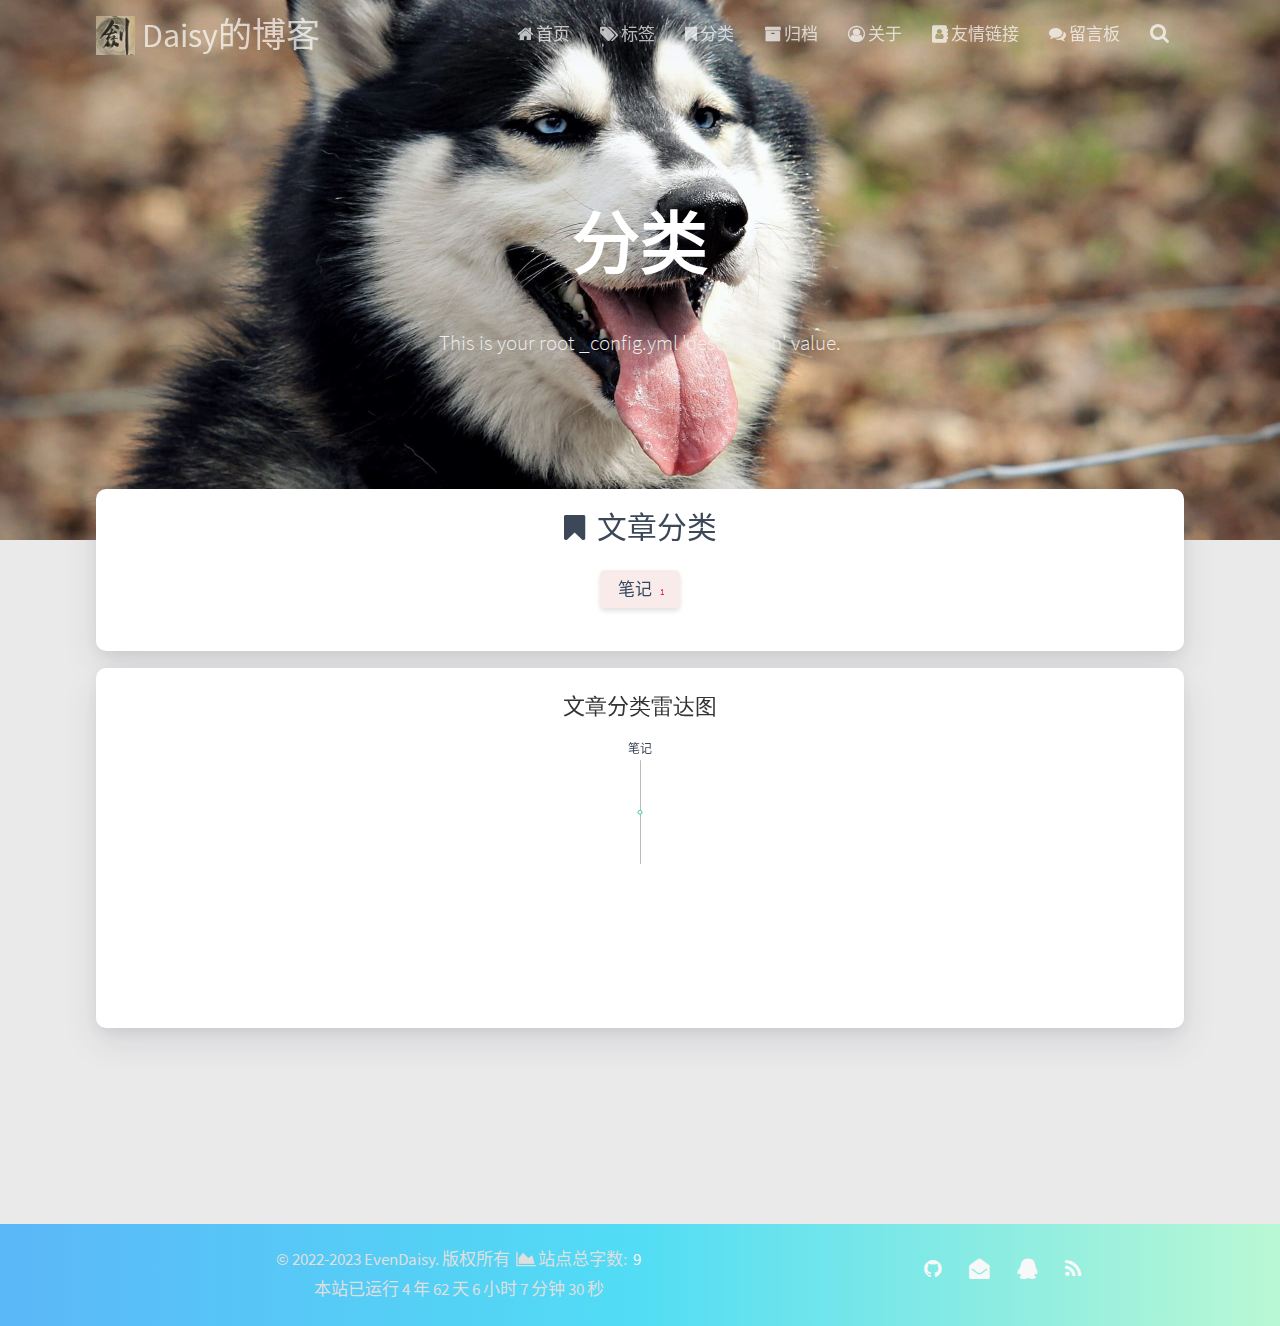
<file: categories/index.html>
<!DOCTYPE HTML>
<html lang="zh-CN">


<head>
    <meta charset="utf-8">
    <meta name="keywords" content="分类, Daisy的博客">
    <meta name="baidu-site-verification" content="code-RLlNB4mIUG" />
    <meta name="google-site-verification" content="**yCy2azpds5XSuGZvis6OuA-XIGF5GuGpYRAaGfD6o48" />
    <meta name="360-site-verification" content="**b7c11a830ef90fd1464ad6206bb7b6e7" />
    <meta name="description" content="分类 | Daisy的博客">
    <meta http-equiv="X-UA-Compatible" content="IE=edge">
    <meta name="viewport" content="width=device-width, initial-scale=1.0, user-scalable=no">
    <meta name="renderer" content="webkit|ie-stand|ie-comp">
    <meta name="mobile-web-app-capable" content="yes">
    <meta name="format-detection" content="telephone=no">
    <meta name="apple-mobile-web-app-capable" content="yes">
    <meta name="apple-mobile-web-app-status-bar-style" content="black-translucent">
    <title>分类 | Daisy的博客</title>
    <link rel="icon" type="image/png" href="/favicon.png">

    <link rel="stylesheet" type="text/css" href="/libs/awesome/css/font-awesome.min.css">
    <link rel="stylesheet" type="text/css" href="/libs/materialize/materialize.min.css">
    <link rel="stylesheet" type="text/css" href="/libs/aos/aos.css">
    <link rel="stylesheet" type="text/css" href="/libs/animate/animate.min.css">
    <link rel="stylesheet" type="text/css" href="/libs/lightGallery/css/lightgallery.min.css">
    <link rel="stylesheet" type="text/css" href="/css/matery.css">
    <link rel="stylesheet" type="text/css" href="/css/my.css">
    <style type="text/css">
        
    </style>

    <script src="/libs/jquery/jquery-2.2.0.min.js"></script>
    <script src="https://sdk.jinrishici.com/v2/browser/jinrishici.js" charset="utf-8"></script>
    <script>
        var _hmt = _hmt || [];
        (function () {
            var hm = document.createElement("script");
            hm.src = "https://hm.baidu.com/hm.js?ce84511d3df71640a9378a69f6293044";
            var s = document.getElementsByTagName("script")[0];
            s.parentNode.insertBefore(hm, s);
        })();
    </script>

    
        <script>
            (function(){
                var bp = document.createElement('script');
                var curProtocol = window.location.protocol.split(':')[0];
                if (curProtocol === 'https') {
                    bp.src = 'https://zz.bdstatic.com/linksubmit/push.js';        
                }
                else {
                    bp.src = 'http://push.zhanzhang.baidu.com/push.js';
                }
                var s = document.getElementsByTagName("script")[0];
                s.parentNode.insertBefore(bp, s);
            })();
        </script>
    

    <script>
        (function(){
        var src = "https://jspassport.ssl.qhimg.com/11.0.1.js?d182b3f28525f2db83acfaaf6e696dba";
        document.write('<script src="' + src + '" id="sozz"><\/script>');
        })();
    </script>

<meta name="generator" content="Hexo 6.2.0"><link rel="alternate" href="/atom.xml" title="Daisy的博客" type="application/atom+xml">
<link rel="stylesheet" href="/css/prism-tomorrow.css" type="text/css">
<link rel="stylesheet" href="/css/prism-line-numbers.css" type="text/css"></head>

<body>

    <header class="navbar-fixed">
    <nav id="headNav" class="bg-color nav-transparent">
        <div id="navContainer" class="nav-wrapper container">
            <div class="brand-logo">
                <a href="/" class="waves-effect waves-light">
                    
                    <img src="/medias/logo.png" class="logo-img" alt="LOGO">
                    
                    <span class="logo-span">Daisy的博客</span>
                </a>
            </div>
            

<a href="#" data-target="mobile-nav" class="sidenav-trigger button-collapse"><i class="fa fa-navicon"></i></a>
<ul class="right">
    
    <li class="hide-on-med-and-down">
        <a href="/" class="waves-effect waves-light">
            
            <i class="fa fa-home"></i>
            
            <span>首页</span>
        </a>
    </li>
    
    <li class="hide-on-med-and-down">
        <a href="/tags" class="waves-effect waves-light">
            
            <i class="fa fa-tags"></i>
            
            <span>标签</span>
        </a>
    </li>
    
    <li class="hide-on-med-and-down">
        <a href="/categories" class="waves-effect waves-light">
            
            <i class="fa fa-bookmark"></i>
            
            <span>分类</span>
        </a>
    </li>
    
    <li class="hide-on-med-and-down">
        <a href="/archives" class="waves-effect waves-light">
            
            <i class="fa fa-archive"></i>
            
            <span>归档</span>
        </a>
    </li>
    
    <li class="hide-on-med-and-down">
        <a href="/about" class="waves-effect waves-light">
            
            <i class="fa fa-user-circle-o"></i>
            
            <span>关于</span>
        </a>
    </li>
    
    <li class="hide-on-med-and-down">
        <a href="/friends" class="waves-effect waves-light">
            
            <i class="fa fa-address-book"></i>
            
            <span>友情链接</span>
        </a>
    </li>
    
    <li class="hide-on-med-and-down">
        <a href="/contact" class="waves-effect waves-light">
            
            <i class="fa fa-comments"></i>
            
            <span>留言板</span>
        </a>
    </li>
    
    <li>
        <a href="#searchModal" class="modal-trigger waves-effect waves-light">
            <i id="searchIcon" class="fa fa-search" title="搜索"></i>
        </a>
    </li>
</ul>

<div id="mobile-nav" class="side-nav sidenav">

    <div class="mobile-head bg-color">
        
        <img src="/medias/logo.png" class="logo-img circle responsive-img">
        
        <div class="logo-name">Daisy的博客</div>
        <div class="logo-desc">
            
            Never really desperate, only the lost of the soul.
            
        </div>
    </div>

    

    <ul class="menu-list mobile-menu-list">
        
        <li>
            <a href="/" class="waves-effect waves-light">
                
                <i class="fa fa-fw fa-home"></i>
                
                首页
            </a>
        </li>
        
        <li>
            <a href="/tags" class="waves-effect waves-light">
                
                <i class="fa fa-fw fa-tags"></i>
                
                标签
            </a>
        </li>
        
        <li>
            <a href="/categories" class="waves-effect waves-light">
                
                <i class="fa fa-fw fa-bookmark"></i>
                
                分类
            </a>
        </li>
        
        <li>
            <a href="/archives" class="waves-effect waves-light">
                
                <i class="fa fa-fw fa-archive"></i>
                
                归档
            </a>
        </li>
        
        <li>
            <a href="/about" class="waves-effect waves-light">
                
                <i class="fa fa-fw fa-user-circle-o"></i>
                
                关于
            </a>
        </li>
        
        <li>
            <a href="/friends" class="waves-effect waves-light">
                
                <i class="fa fa-fw fa-address-book"></i>
                
                友情链接
            </a>
        </li>
        
        <li>
            <a href="/contact" class="waves-effect waves-light">
                
                <i class="fa fa-fw fa-comments"></i>
                
                留言板
            </a>
        </li>
        
        
        <li><div class="divider"></div></li>
        <li>
            <a href="https://github.com" class="waves-effect waves-light" target="_blank">
                <i class="fa fa-github-square fa-fw"></i>Fork Me
            </a>
        </li>
        
    </ul>
</div>

        </div>

        
            <style>
    .nav-transparent .github-corner {
        display: none !important;
    }

    .github-corner {
        position: absolute;
        z-index: 10;
        top: 0;
        right: 0;
        border: 0;
        transform: scale(1.1);
    }

    .github-corner svg {
        color: #0f9d58;
        fill: #fff;
        height: 64px;
        width: 64px;
    }

    .github-corner:hover .octo-arm {
        animation: a 0.56s ease-in-out;
    }

    .github-corner .octo-arm {
        animation: none;
    }

    @keyframes a {
        0%,
        to {
            transform: rotate(0);
        }
        20%,
        60% {
            transform: rotate(-25deg);
        }
        40%,
        80% {
            transform: rotate(10deg);
        }
    }
</style>

<a href="https://github.com" class="github-corner tooltipped hide-on-med-and-down" target="_blank"
   data-tooltip="Fork Me" data-position="left" data-delay="50">
    <svg viewBox="0 0 250 250" aria-hidden="true">
        <path d="M0,0 L115,115 L130,115 L142,142 L250,250 L250,0 Z"></path>
        <path d="M128.3,109.0 C113.8,99.7 119.0,89.6 119.0,89.6 C122.0,82.7 120.5,78.6 120.5,78.6 C119.2,72.0 123.4,76.3 123.4,76.3 C127.3,80.9 125.5,87.3 125.5,87.3 C122.9,97.6 130.6,101.9 134.4,103.2"
              fill="currentColor" style="transform-origin: 130px 106px;" class="octo-arm"></path>
        <path d="M115.0,115.0 C114.9,115.1 118.7,116.5 119.8,115.4 L133.7,101.6 C136.9,99.2 139.9,98.4 142.2,98.6 C133.8,88.0 127.5,74.4 143.8,58.0 C148.5,53.4 154.0,51.2 159.7,51.0 C160.3,49.4 163.2,43.6 171.4,40.1 C171.4,40.1 176.1,42.5 178.8,56.2 C183.1,58.6 187.2,61.8 190.9,65.4 C194.5,69.0 197.7,73.2 200.1,77.6 C213.8,80.2 216.3,84.9 216.3,84.9 C212.7,93.1 206.9,96.0 205.4,96.6 C205.1,102.4 203.0,107.8 198.3,112.5 C181.9,128.9 168.3,122.5 157.7,114.1 C157.9,116.9 156.7,120.9 152.7,124.9 L141.0,136.5 C139.8,137.7 141.6,141.9 141.8,141.8 Z"
              fill="currentColor" class="octo-body"></path>
    </svg>
</a>
        
    </nav>

</header>

    <div class="bg-cover pd-header about-cover">
    <div class="container">
    <div class="row">
    <div class="col s10 offset-s1 m8 offset-m2 l8 offset-l2">
        <div class="brand">
            <div class="title center-align">
                <!-- 
                    因谁之故，衣染红尘
                 -->
                
                    分类
                
            </div>

            <div class="description center-align">
                
                    This is your root _config.yml 'description' value.
                
            </div>
        </div>
    </div>
</div>
<script>
// 每天切换 banner 图.  Switch banner image every day.
$('.bg-cover').css('background-image', 'url(/medias/banner/' + new Date().getDay() + '.jpg)');
</script>
    </div>
</div>

<main class="content">

    

<div id="category-cloud" class="container chip-container">
    <div class="card">
        <div class="card-content">
            <div class="tag-title center-align">
                <i class="fa fa-bookmark"></i>&nbsp;&nbsp;文章分类
            </div>
            <div class="tag-chips">
                
                
                
                <a href="/categories/%E7%AC%94%E8%AE%B0/" title="笔记: 1">
                    <span class="chip center-align waves-effect waves-light
                             chip-default "
                            style="background-color: #F9EBEA;">笔记
                        <span class="tag-length">1</span>
                    </span>
                </a>
                
                
            </div>
        </div>
    </div>
</div>

    
    <style type="text/css">
    #category-radar {
        width: 100%;
        height: 360px;
    }
</style>

<div class="container" data-aos="fade-up">
    <div class="card">
        <div id="category-radar" class="card-content"></div>
    </div>
</div>

<script type="text/javascript" src="/libs/echarts/echarts.min.js"></script>
<script type="text/javascript">
    let radarChart = echarts.init(document.getElementById('category-radar'));

    

    let option = {
        title: {
            left: 'center',
            text: '文章分类雷达图',
            textStyle: {
                fontWeight: 500,
                fontSize: 22
            }
        },
        tooltip: {},
        radar: {
            name: {
                textStyle: {
                    color: '#3C4858'
                }
            },
            indicator: [{"name":"笔记","max":2}],
            nameGap: 5,
            center: ['50%','55%'],
            radius: '66%'
        },
        series: [{
            type: 'radar',
            color: ['#3ecf8e'],
            itemStyle: {normal: {areaStyle: {type: 'default'}}},
            data : [
                {
                    value : [1],
                    name : '文章分类数量'
                }
            ]
        }]
    };

    radarChart.setOption(option);
</script>
    

</main>

    <footer class="page-footer bg-color">
    <div class="container row center-align">
        <div class="col s12 m8 l8 copy-right">
            &copy; 2022-2023 EvenDaisy. 版权所有

            
            &nbsp;<i class="fa fa-area-chart"></i>&nbsp;站点总字数:&nbsp;
            <span class="white-color">9</span>
            

            <br>
            <span id="sitetime"></span>

            
            
            <br>
            
            <span id="busuanzi_container_site_pv" style='display:none'>
                <i class="fa fa-heart-o"></i>
                本站总访问量 <span id="busuanzi_value_site_pv" class="white-color"></span>
            </span>
            
            
            <span id="busuanzi_container_site_uv" style='display:none'>
                人次,&nbsp;访客数 <span id="busuanzi_value_site_uv" class="white-color"></span> 人.
            </span>
            
            
        </div>
        <div class="col s12 m4 l4 social-link social-statis">
    <a href="https://github.com/evendaisy" class="tooltipped" target="_blank" data-tooltip="访问我的GitHub" data-position="top" data-delay="50">
        <i class="fa fa-github"></i>
    </a>



    <a href="mailto:820875211@qq.com" class="tooltipped" target="_blank" data-tooltip="邮件联系我" data-position="top" data-delay="50">
        <i class="fa fa-envelope-open"></i>
    </a>



    <a href="http://wpa.qq.com/msgrd?v=3&uin=820875221&site=qq&menu=yes" class="tooltipped" target="_blank" data-tooltip="访问我的知乎" data-position="top" data-delay="50">
        <i class="fa fa-qq"></i>
    </a>



    <a href="/atom.xml" class="tooltipped" target="_blank" data-tooltip="RSS 订阅" data-position="top" data-delay="50">
        <i class="fa fa-rss"></i>
    </a>
</div>
    </div>
</footer>

<div class="progress-bar"></div>

<!-- 不蒜子计数初始值纠正 -->
<script>
    $(document).ready(function () {

        var int = setInterval(fixCount, 50);
        var pvcountOffset = 0;
        var uvcountOffset = 0;

        function fixCount() {
            if (document.getElementById("busuanzi_container_site_pv").style.display != "none") {
                $("#busuanzi_value_site_pv").html(parseInt($("#busuanzi_value_site_pv").html()) + pvcountOffset);
                clearInterval(int);
            }
            if ($("#busuanzi_container_site_pv").css("display") != "none") {
                $("#busuanzi_value_site_uv").html(parseInt($("#busuanzi_value_site_uv").html()) + uvcountOffset); // 加上初始数据 
                clearInterval(int);
            }
        }
    });
</script>

<script language=javascript>
    function siteTime() {
        window.setTimeout("siteTime()", 1000);
        var seconds = 1000;
        var minutes = seconds * 60;
        var hours = minutes * 60;
        var days = hours * 24;
        var years = days * 365;
        var today = new Date();
        var todayYear = today.getFullYear();
        var todayMonth = today.getMonth() + 1;
        var todayDate = today.getDate();
        var todayHour = today.getHours();
        var todayMinute = today.getMinutes();
        var todaySecond = today.getSeconds();
        /* Date.UTC() -- 返回date对象距世界标准时间(UTC)1970年1月1日午夜之间的毫秒数(时间戳)
        year - 作为date对象的年份，为4位年份值
        month - 0-11之间的整数，做为date对象的月份
        day - 1-31之间的整数，做为date对象的天数
        hours - 0(午夜24点)-23之间的整数，做为date对象的小时数
        minutes - 0-59之间的整数，做为date对象的分钟数
        seconds - 0-59之间的整数，做为date对象的秒数
        microseconds - 0-999之间的整数，做为date对象的毫秒数 */
        var t1 = Date.UTC(2022, 05, 24, 00, 00, 00); //北京时间2018-2-13 00:00:00
        var t2 = Date.UTC(todayYear, todayMonth, todayDate, todayHour, todayMinute, todaySecond);
        var diff = t2 - t1;
        var diffYears = Math.floor(diff / years);
        var diffDays = Math.floor((diff / days) - diffYears * 365);
        var diffHours = Math.floor((diff - (diffYears * 365 + diffDays) * days) / hours);
        var diffMinutes = Math.floor((diff - (diffYears * 365 + diffDays) * days - diffHours * hours) / minutes);
        var diffSeconds = Math.floor((diff - (diffYears * 365 + diffDays) * days - diffHours * hours - diffMinutes * minutes) / seconds);
        document.getElementById("sitetime").innerHTML = "本站已运行 " + diffYears + " 年 " + diffDays + " 天 " + diffHours + " 小时 " + diffMinutes + " 分钟 " + diffSeconds + " 秒";
    }/*因为建站时间还没有一年，就将之注释掉了。需要的可以取消*/
    siteTime();
</script>

    <!-- 搜索遮罩框 -->
<div id="searchModal" class="modal">
    <div class="modal-content">
        <div class="search-header">
            <span class="title"><i class="fa fa-search"></i>&nbsp;&nbsp;搜索</span>
            <input type="search" id="searchInput" name="s" placeholder="请输入搜索的关键字"
                   class="search-input">
        </div>
        <div id="searchResult"></div>
    </div>
</div>

<script src="/js/search.js"></script>
<script type="text/javascript">
$(function () {
    searchFunc("/" + "search.xml", 'searchInput', 'searchResult');
});
</script>
    <!-- 回到顶部按钮 -->
<div id="backTop" class="top-scroll">
    <a class="btn-floating btn-large waves-effect waves-light" href="#!">
        <i class="fa fa-angle-up"></i>
    </a>
</div>


    <script src="/libs/materialize/materialize.min.js"></script>
    <script src="/libs/masonry/masonry.pkgd.min.js"></script>
    <script src="/libs/aos/aos.js"></script>
    <script src="/libs/scrollprogress/scrollProgress.min.js"></script>
    <script src="/libs/lightGallery/js/lightgallery-all.min.js"></script>
    <script src="/js/matery.js"></script>

    <script type="text/javascript"> var OriginTitile = document.title, st; document.addEventListener("visibilitychange", function () { document.hidden ? (document.title = "Σ(っ °Д °;)っ喔哟，崩溃啦！", clearTimeout(st)) : (document.title = "φ(゜▽゜*)♪咦，又好了！", st = setTimeout(function () { document.title = OriginTitile }, 3e3)) })
    </script>

    <!-- Global site tag (gtag.js) - Google Analytics -->

<script async src="https://www.googletagmanager.com/gtag/js?id=查教程获取"></script>
<script>
    window.dataLayer = window.dataLayer || [];
    function gtag() {
        dataLayer.push(arguments);
    }

    gtag('js', new Date());
    gtag('config', '查教程获取');
</script>



    
    <script src="/libs/others/clicklove.js"></script>
    

    
    <script async src="/libs/others/busuanzi.pure.mini.js"></script>
    

    <!-- 雪花特效 -->
    

</body>

</html>
</file>
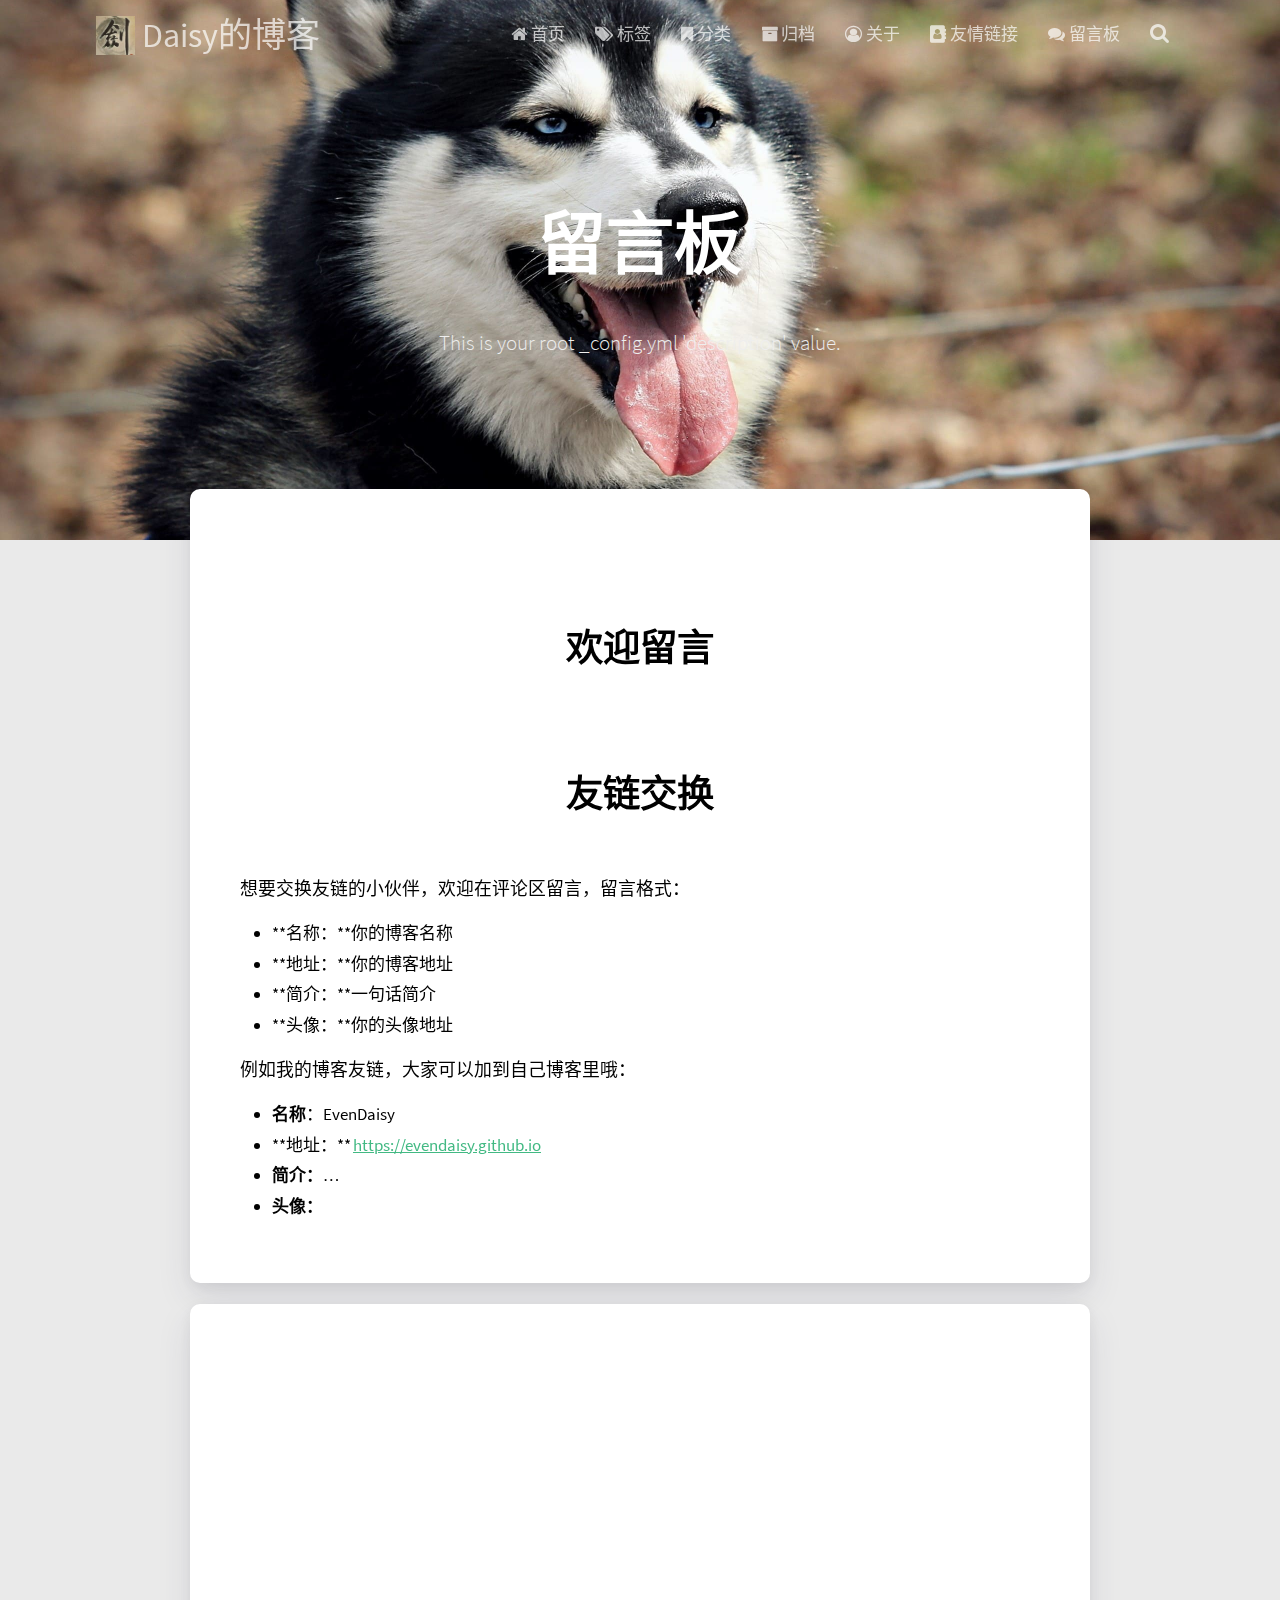
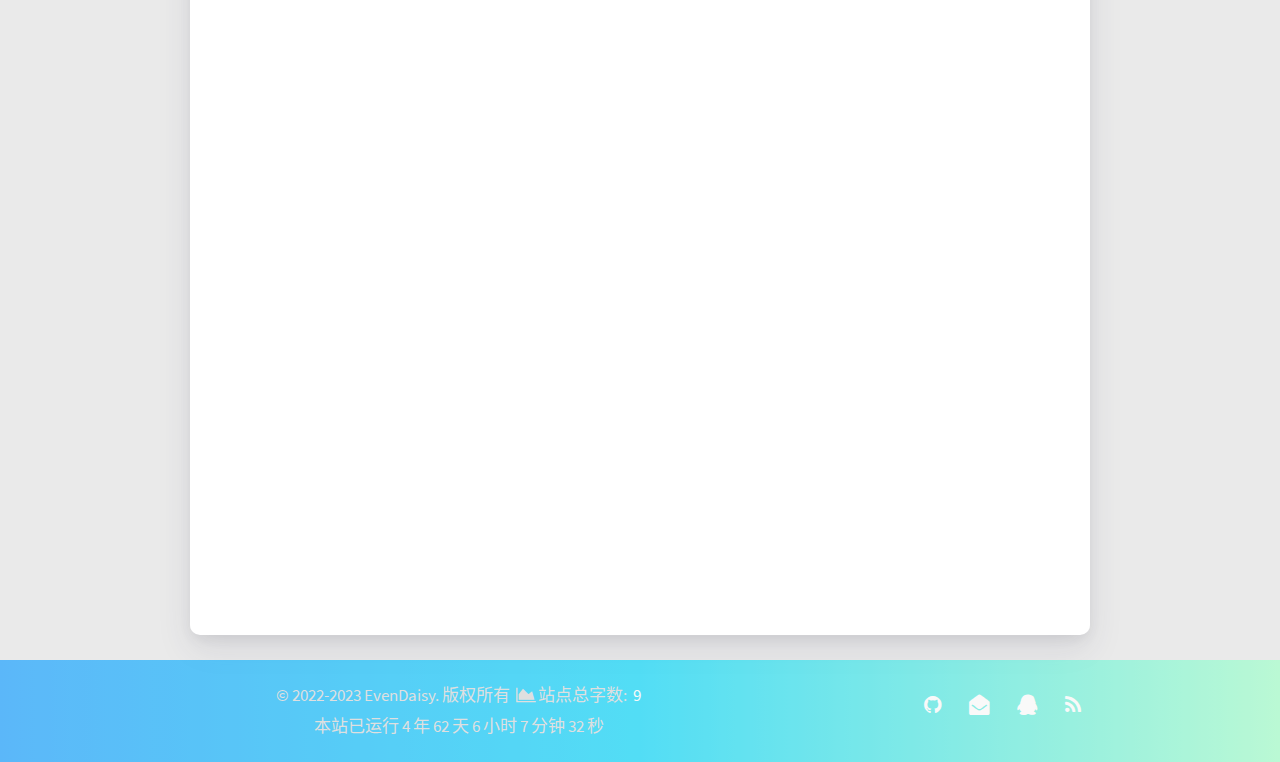
<file: contact/index.html>
<!DOCTYPE HTML>
<html lang="zh-CN">


<head>
    <meta charset="utf-8">
    <meta name="keywords" content="留言板, Daisy的博客">
    <meta name="baidu-site-verification" content="code-RLlNB4mIUG" />
    <meta name="google-site-verification" content="**yCy2azpds5XSuGZvis6OuA-XIGF5GuGpYRAaGfD6o48" />
    <meta name="360-site-verification" content="**b7c11a830ef90fd1464ad6206bb7b6e7" />
    <meta name="description" content="留言板 | Daisy的博客">
    <meta http-equiv="X-UA-Compatible" content="IE=edge">
    <meta name="viewport" content="width=device-width, initial-scale=1.0, user-scalable=no">
    <meta name="renderer" content="webkit|ie-stand|ie-comp">
    <meta name="mobile-web-app-capable" content="yes">
    <meta name="format-detection" content="telephone=no">
    <meta name="apple-mobile-web-app-capable" content="yes">
    <meta name="apple-mobile-web-app-status-bar-style" content="black-translucent">
    <title>留言板 | Daisy的博客</title>
    <link rel="icon" type="image/png" href="/favicon.png">

    <link rel="stylesheet" type="text/css" href="/libs/awesome/css/font-awesome.min.css">
    <link rel="stylesheet" type="text/css" href="/libs/materialize/materialize.min.css">
    <link rel="stylesheet" type="text/css" href="/libs/aos/aos.css">
    <link rel="stylesheet" type="text/css" href="/libs/animate/animate.min.css">
    <link rel="stylesheet" type="text/css" href="/libs/lightGallery/css/lightgallery.min.css">
    <link rel="stylesheet" type="text/css" href="/css/matery.css">
    <link rel="stylesheet" type="text/css" href="/css/my.css">
    <style type="text/css">
        
    </style>

    <script src="/libs/jquery/jquery-2.2.0.min.js"></script>
    <script src="https://sdk.jinrishici.com/v2/browser/jinrishici.js" charset="utf-8"></script>
    <script>
        var _hmt = _hmt || [];
        (function () {
            var hm = document.createElement("script");
            hm.src = "https://hm.baidu.com/hm.js?ce84511d3df71640a9378a69f6293044";
            var s = document.getElementsByTagName("script")[0];
            s.parentNode.insertBefore(hm, s);
        })();
    </script>

    
        <script>
            (function(){
                var bp = document.createElement('script');
                var curProtocol = window.location.protocol.split(':')[0];
                if (curProtocol === 'https') {
                    bp.src = 'https://zz.bdstatic.com/linksubmit/push.js';        
                }
                else {
                    bp.src = 'http://push.zhanzhang.baidu.com/push.js';
                }
                var s = document.getElementsByTagName("script")[0];
                s.parentNode.insertBefore(bp, s);
            })();
        </script>
    

    <script>
        (function(){
        var src = "https://jspassport.ssl.qhimg.com/11.0.1.js?d182b3f28525f2db83acfaaf6e696dba";
        document.write('<script src="' + src + '" id="sozz"><\/script>');
        })();
    </script>

<meta name="generator" content="Hexo 6.2.0"><link rel="alternate" href="/atom.xml" title="Daisy的博客" type="application/atom+xml">
<link rel="stylesheet" href="/css/prism-tomorrow.css" type="text/css">
<link rel="stylesheet" href="/css/prism-line-numbers.css" type="text/css"></head>

<body>

    <header class="navbar-fixed">
    <nav id="headNav" class="bg-color nav-transparent">
        <div id="navContainer" class="nav-wrapper container">
            <div class="brand-logo">
                <a href="/" class="waves-effect waves-light">
                    
                    <img src="/medias/logo.png" class="logo-img" alt="LOGO">
                    
                    <span class="logo-span">Daisy的博客</span>
                </a>
            </div>
            

<a href="#" data-target="mobile-nav" class="sidenav-trigger button-collapse"><i class="fa fa-navicon"></i></a>
<ul class="right">
    
    <li class="hide-on-med-and-down">
        <a href="/" class="waves-effect waves-light">
            
            <i class="fa fa-home"></i>
            
            <span>首页</span>
        </a>
    </li>
    
    <li class="hide-on-med-and-down">
        <a href="/tags" class="waves-effect waves-light">
            
            <i class="fa fa-tags"></i>
            
            <span>标签</span>
        </a>
    </li>
    
    <li class="hide-on-med-and-down">
        <a href="/categories" class="waves-effect waves-light">
            
            <i class="fa fa-bookmark"></i>
            
            <span>分类</span>
        </a>
    </li>
    
    <li class="hide-on-med-and-down">
        <a href="/archives" class="waves-effect waves-light">
            
            <i class="fa fa-archive"></i>
            
            <span>归档</span>
        </a>
    </li>
    
    <li class="hide-on-med-and-down">
        <a href="/about" class="waves-effect waves-light">
            
            <i class="fa fa-user-circle-o"></i>
            
            <span>关于</span>
        </a>
    </li>
    
    <li class="hide-on-med-and-down">
        <a href="/friends" class="waves-effect waves-light">
            
            <i class="fa fa-address-book"></i>
            
            <span>友情链接</span>
        </a>
    </li>
    
    <li class="hide-on-med-and-down">
        <a href="/contact" class="waves-effect waves-light">
            
            <i class="fa fa-comments"></i>
            
            <span>留言板</span>
        </a>
    </li>
    
    <li>
        <a href="#searchModal" class="modal-trigger waves-effect waves-light">
            <i id="searchIcon" class="fa fa-search" title="搜索"></i>
        </a>
    </li>
</ul>

<div id="mobile-nav" class="side-nav sidenav">

    <div class="mobile-head bg-color">
        
        <img src="/medias/logo.png" class="logo-img circle responsive-img">
        
        <div class="logo-name">Daisy的博客</div>
        <div class="logo-desc">
            
            Never really desperate, only the lost of the soul.
            
        </div>
    </div>

    

    <ul class="menu-list mobile-menu-list">
        
        <li>
            <a href="/" class="waves-effect waves-light">
                
                <i class="fa fa-fw fa-home"></i>
                
                首页
            </a>
        </li>
        
        <li>
            <a href="/tags" class="waves-effect waves-light">
                
                <i class="fa fa-fw fa-tags"></i>
                
                标签
            </a>
        </li>
        
        <li>
            <a href="/categories" class="waves-effect waves-light">
                
                <i class="fa fa-fw fa-bookmark"></i>
                
                分类
            </a>
        </li>
        
        <li>
            <a href="/archives" class="waves-effect waves-light">
                
                <i class="fa fa-fw fa-archive"></i>
                
                归档
            </a>
        </li>
        
        <li>
            <a href="/about" class="waves-effect waves-light">
                
                <i class="fa fa-fw fa-user-circle-o"></i>
                
                关于
            </a>
        </li>
        
        <li>
            <a href="/friends" class="waves-effect waves-light">
                
                <i class="fa fa-fw fa-address-book"></i>
                
                友情链接
            </a>
        </li>
        
        <li>
            <a href="/contact" class="waves-effect waves-light">
                
                <i class="fa fa-fw fa-comments"></i>
                
                留言板
            </a>
        </li>
        
        
        <li><div class="divider"></div></li>
        <li>
            <a href="https://github.com" class="waves-effect waves-light" target="_blank">
                <i class="fa fa-github-square fa-fw"></i>Fork Me
            </a>
        </li>
        
    </ul>
</div>

        </div>

        
            <style>
    .nav-transparent .github-corner {
        display: none !important;
    }

    .github-corner {
        position: absolute;
        z-index: 10;
        top: 0;
        right: 0;
        border: 0;
        transform: scale(1.1);
    }

    .github-corner svg {
        color: #0f9d58;
        fill: #fff;
        height: 64px;
        width: 64px;
    }

    .github-corner:hover .octo-arm {
        animation: a 0.56s ease-in-out;
    }

    .github-corner .octo-arm {
        animation: none;
    }

    @keyframes a {
        0%,
        to {
            transform: rotate(0);
        }
        20%,
        60% {
            transform: rotate(-25deg);
        }
        40%,
        80% {
            transform: rotate(10deg);
        }
    }
</style>

<a href="https://github.com" class="github-corner tooltipped hide-on-med-and-down" target="_blank"
   data-tooltip="Fork Me" data-position="left" data-delay="50">
    <svg viewBox="0 0 250 250" aria-hidden="true">
        <path d="M0,0 L115,115 L130,115 L142,142 L250,250 L250,0 Z"></path>
        <path d="M128.3,109.0 C113.8,99.7 119.0,89.6 119.0,89.6 C122.0,82.7 120.5,78.6 120.5,78.6 C119.2,72.0 123.4,76.3 123.4,76.3 C127.3,80.9 125.5,87.3 125.5,87.3 C122.9,97.6 130.6,101.9 134.4,103.2"
              fill="currentColor" style="transform-origin: 130px 106px;" class="octo-arm"></path>
        <path d="M115.0,115.0 C114.9,115.1 118.7,116.5 119.8,115.4 L133.7,101.6 C136.9,99.2 139.9,98.4 142.2,98.6 C133.8,88.0 127.5,74.4 143.8,58.0 C148.5,53.4 154.0,51.2 159.7,51.0 C160.3,49.4 163.2,43.6 171.4,40.1 C171.4,40.1 176.1,42.5 178.8,56.2 C183.1,58.6 187.2,61.8 190.9,65.4 C194.5,69.0 197.7,73.2 200.1,77.6 C213.8,80.2 216.3,84.9 216.3,84.9 C212.7,93.1 206.9,96.0 205.4,96.6 C205.1,102.4 203.0,107.8 198.3,112.5 C181.9,128.9 168.3,122.5 157.7,114.1 C157.9,116.9 156.7,120.9 152.7,124.9 L141.0,136.5 C139.8,137.7 141.6,141.9 141.8,141.8 Z"
              fill="currentColor" class="octo-body"></path>
    </svg>
</a>
        
    </nav>

</header>

    <div class="bg-cover pd-header about-cover">
    <div class="container">
    <div class="row">
    <div class="col s10 offset-s1 m8 offset-m2 l8 offset-l2">
        <div class="brand">
            <div class="title center-align">
                <!-- 
                    因谁之故，衣染红尘
                 -->
                
                    留言板
                
            </div>

            <div class="description center-align">
                
                    This is your root _config.yml 'description' value.
                
            </div>
        </div>
    </div>
</div>
<script>
// 每天切换 banner 图.  Switch banner image every day.
$('.bg-cover').css('background-image', 'url(/medias/banner/' + new Date().getDay() + '.jpg)');
</script>
    </div>
</div>

<main class="content">
    <div id="aboutme" class="container contact-container">
        <div class="card">
            <div class="card-content">
                <div class="card-content article-card-content">
                    <div id="articleContent" data-aos="fade-up">
                        <h1>欢迎留言</h1>
<h1>友链交换</h1>
<p>想要交换友链的小伙伴，欢迎在评论区留言，留言格式：</p>
<ul>
<li>**名称：**你的博客名称</li>
<li>**地址：**你的博客地址</li>
<li>**简介：**一句话简介</li>
<li>**头像：**你的头像地址</li>
</ul>
<p>例如我的博客友链，大家可以加到自己博客里哦：</p>
<ul>
<li><strong>名称</strong>：EvenDaisy</li>
<li>**地址：**<a href="https://evendaisy.github.io">https://evendaisy.github.io</a></li>
<li><strong>简介：</strong>…</li>
<li><strong>头像：</strong></li>
</ul>

                    </div>
                </div>
            </div>
        </div>
        <div class="card">

            
            <link rel="stylesheet" href="/libs/gitalk/gitalk.css">
<link rel="stylesheet" href="/css/my-gitalk.css">

<div class="card gitalk-card" data-aos="fade-up">
    <div id="gitalk-container" class="card-content"></div>
</div>

<script src="/libs/gitalk/gitalk.min.js"></script>
<script>
    let gitalk = new Gitalk({
        clientID: 'e0e2691b0df5172ab425',
        clientSecret: 'a641e30b54de9b2a526a4d95cf615fc5826b8795',
        repo: 'evendaisy.github.io',
        owner: 'EvenDaisy',
        admin: "EvenDaisy",
        id: 'contact/index.html',
        distractionFreeMode: false  // Facebook-like distraction free mode
    });

    gitalk.render('gitalk-container');
</script>
            

            

            

            

            
            <style>
    .valine-card {
        margin: 1.5rem auto;
    }

    .valine-card .card-content {
        padding: 20px 20px 5px 20px;
    }

    #vcomments input[type=text],
    #vcomments input[type=email],
    #vcomments input[type=url],
    #vcomments textarea {
        box-sizing: border-box;
    }

    #vcomments p {
        margin: 2px 2px 10px;
        font-size: 1.05rem;
        line-height: 1.78rem;
    }

    #vcomments blockquote p {
        text-indent: 0.2rem;
    }

    #vcomments a {
        padding: 0 2px;
        color: #42b983;
        font-weight: 500;
        text-decoration: underline;
    }

    #vcomments img {
        max-width: 100%;
        height: auto;
        cursor: pointer;
    }

    #vcomments ol li {
        list-style-type: decimal;
    }

    #vcomments ol,
    ul {
        display: block;
        padding-left: 2em;
        word-spacing: 0.05rem;
    }

    #vcomments ul li,
    ol li {
        display: list-item;
        line-height: 1.8rem;
        font-size: 1rem;
    }

    #vcomments ul li {
        list-style-type: disc;
    }

    #vcomments ul ul li {
        list-style-type: circle;
    }

    #vcomments table, th, td {
        padding: 12px 13px;
        border: 1px solid #dfe2e5;
    }

    #vcomments table, th, td {
        border: 0;
    }

    table tr:nth-child(2n), thead {
        background-color: #fafafa;
    }

    #vcomments table th {
        background-color: #f2f2f2;
        min-width: 80px;
    }

    #vcomments table td {
        min-width: 80px;
    }

    #vcomments h1 {
        font-size: 1.85rem;
        font-weight: bold;
        line-height: 2.2rem;
    }

    #vcomments h2 {
        font-size: 1.65rem;
        font-weight: bold;
        line-height: 1.9rem;
    }

    #vcomments h3 {
        font-size: 1.45rem;
        font-weight: bold;
        line-height: 1.7rem;
    }

    #vcomments h4 {
        font-size: 1.25rem;
        font-weight: bold;
        line-height: 1.5rem;
    }

    #vcomments h5 {
        font-size: 1.1rem;
        font-weight: bold;
        line-height: 1.4rem;
    }

    #vcomments h6 {
        font-size: 1rem;
        line-height: 1.3rem;
    }

    #vcomments p {
        font-size: 1rem;
        line-height: 1.5rem;
    }

    #vcomments hr {
        margin: 12px 0;
        border: 0;
        border-top: 1px solid #ccc;
    }

    #vcomments blockquote {
        margin: 15px 0;
        border-left: 5px solid #42b983;
        padding: 1rem 0.8rem 0.3rem 0.8rem;
        color: #666;
        background-color: rgba(66, 185, 131, .1);
    }

    #vcomments pre {
        font-family: monospace, monospace;
        padding: 1.2em;
        margin: .5em 0;
        background: #272822;
        overflow: auto;
        border-radius: 0.3em;
        tab-size: 4;
    }

    #vcomments code {
        font-family: monospace, monospace;
        padding: 1px 3px;
        font-size: 0.92rem;
        color: #e96900;
        background-color: #f8f8f8;
        border-radius: 2px;
    }

    #vcomments pre code {
        font-family: monospace, monospace;
        padding: 0;
        color: #e8eaf6;
        background-color: #272822;
    }

    #vcomments pre[class*="language-"] {
        padding: 1.2em;
        margin: .5em 0;
    }

    #vcomments code[class*="language-"],
    pre[class*="language-"] {
        color: #e8eaf6;
    }

    #vcomments [type="checkbox"]:not(:checked), [type="checkbox"]:checked {
        position: inherit;
        margin-left: -1.3rem;
        margin-right: 0.4rem;
        margin-top: -1px;
        vertical-align: middle;
        left: unset;
        visibility: visible;
    }

    #vcomments b,
    strong {
        font-weight: bold;
    }

    #vcomments dfn {
        font-style: italic;
    }

    #vcomments small {
        font-size: 85%;
    }

    #vcomments cite {
        font-style: normal;
    }

    #vcomments mark {
        background-color: #fcf8e3;
        padding: .2em;
    }

    #vcomments table, th, td {
        padding: 12px 13px;
        border: 1px solid #dfe2e5;
    }

    table tr:nth-child(2n), thead {
        background-color: #fafafa;
    }

    #vcomments table th {
        background-color: #f2f2f2;
        min-width: 80px;
    }

    #vcomments table td {
        min-width: 80px;
    }

    #vcomments [type="checkbox"]:not(:checked), [type="checkbox"]:checked {
        position: inherit;
        margin-left: -1.3rem;
        margin-right: 0.4rem;
        margin-top: -1px;
        vertical-align: middle;
        left: unset;
        visibility: visible;
    }
</style>

<div class="card valine-card" data-aos="fade-up">
    <div id="vcomments" class="card-content"></div>
</div>

<script src="/libs/valine/av-min.js"></script>
<script src="/libs/valine/Valine.min.js"></script>
<!-- <script src="//unpkg.com/valine@latest/dist/Valine.min.js"></script> -->

<script>
    new Valine({
        el: '#vcomments',
        appId: '查教程获取',
        appKey: '查教程获取',
        notify: 'false' === 'true',
        verify: 'false' === 'true',
        visitor: 'false' === 'true',
        avatar: 'wavatar',
        pageSize: '10',
        lang: 'zh-cn',
        placeholder: '如果你没有GitHub账号，还可以在这里评论啦！'
    });
</script>

            

        </div>
    </div>
</main>
    <footer class="page-footer bg-color">
    <div class="container row center-align">
        <div class="col s12 m8 l8 copy-right">
            &copy; 2022-2023 EvenDaisy. 版权所有

            
            &nbsp;<i class="fa fa-area-chart"></i>&nbsp;站点总字数:&nbsp;
            <span class="white-color">9</span>
            

            <br>
            <span id="sitetime"></span>

            
            
            <br>
            
            <span id="busuanzi_container_site_pv" style='display:none'>
                <i class="fa fa-heart-o"></i>
                本站总访问量 <span id="busuanzi_value_site_pv" class="white-color"></span>
            </span>
            
            
            <span id="busuanzi_container_site_uv" style='display:none'>
                人次,&nbsp;访客数 <span id="busuanzi_value_site_uv" class="white-color"></span> 人.
            </span>
            
            
        </div>
        <div class="col s12 m4 l4 social-link social-statis">
    <a href="https://github.com/evendaisy" class="tooltipped" target="_blank" data-tooltip="访问我的GitHub" data-position="top" data-delay="50">
        <i class="fa fa-github"></i>
    </a>



    <a href="mailto:820875211@qq.com" class="tooltipped" target="_blank" data-tooltip="邮件联系我" data-position="top" data-delay="50">
        <i class="fa fa-envelope-open"></i>
    </a>



    <a href="http://wpa.qq.com/msgrd?v=3&uin=820875221&site=qq&menu=yes" class="tooltipped" target="_blank" data-tooltip="访问我的知乎" data-position="top" data-delay="50">
        <i class="fa fa-qq"></i>
    </a>



    <a href="/atom.xml" class="tooltipped" target="_blank" data-tooltip="RSS 订阅" data-position="top" data-delay="50">
        <i class="fa fa-rss"></i>
    </a>
</div>
    </div>
</footer>

<div class="progress-bar"></div>

<!-- 不蒜子计数初始值纠正 -->
<script>
    $(document).ready(function () {

        var int = setInterval(fixCount, 50);
        var pvcountOffset = 0;
        var uvcountOffset = 0;

        function fixCount() {
            if (document.getElementById("busuanzi_container_site_pv").style.display != "none") {
                $("#busuanzi_value_site_pv").html(parseInt($("#busuanzi_value_site_pv").html()) + pvcountOffset);
                clearInterval(int);
            }
            if ($("#busuanzi_container_site_pv").css("display") != "none") {
                $("#busuanzi_value_site_uv").html(parseInt($("#busuanzi_value_site_uv").html()) + uvcountOffset); // 加上初始数据 
                clearInterval(int);
            }
        }
    });
</script>

<script language=javascript>
    function siteTime() {
        window.setTimeout("siteTime()", 1000);
        var seconds = 1000;
        var minutes = seconds * 60;
        var hours = minutes * 60;
        var days = hours * 24;
        var years = days * 365;
        var today = new Date();
        var todayYear = today.getFullYear();
        var todayMonth = today.getMonth() + 1;
        var todayDate = today.getDate();
        var todayHour = today.getHours();
        var todayMinute = today.getMinutes();
        var todaySecond = today.getSeconds();
        /* Date.UTC() -- 返回date对象距世界标准时间(UTC)1970年1月1日午夜之间的毫秒数(时间戳)
        year - 作为date对象的年份，为4位年份值
        month - 0-11之间的整数，做为date对象的月份
        day - 1-31之间的整数，做为date对象的天数
        hours - 0(午夜24点)-23之间的整数，做为date对象的小时数
        minutes - 0-59之间的整数，做为date对象的分钟数
        seconds - 0-59之间的整数，做为date对象的秒数
        microseconds - 0-999之间的整数，做为date对象的毫秒数 */
        var t1 = Date.UTC(2022, 05, 24, 00, 00, 00); //北京时间2018-2-13 00:00:00
        var t2 = Date.UTC(todayYear, todayMonth, todayDate, todayHour, todayMinute, todaySecond);
        var diff = t2 - t1;
        var diffYears = Math.floor(diff / years);
        var diffDays = Math.floor((diff / days) - diffYears * 365);
        var diffHours = Math.floor((diff - (diffYears * 365 + diffDays) * days) / hours);
        var diffMinutes = Math.floor((diff - (diffYears * 365 + diffDays) * days - diffHours * hours) / minutes);
        var diffSeconds = Math.floor((diff - (diffYears * 365 + diffDays) * days - diffHours * hours - diffMinutes * minutes) / seconds);
        document.getElementById("sitetime").innerHTML = "本站已运行 " + diffYears + " 年 " + diffDays + " 天 " + diffHours + " 小时 " + diffMinutes + " 分钟 " + diffSeconds + " 秒";
    }/*因为建站时间还没有一年，就将之注释掉了。需要的可以取消*/
    siteTime();
</script>

    <!-- 搜索遮罩框 -->
<div id="searchModal" class="modal">
    <div class="modal-content">
        <div class="search-header">
            <span class="title"><i class="fa fa-search"></i>&nbsp;&nbsp;搜索</span>
            <input type="search" id="searchInput" name="s" placeholder="请输入搜索的关键字"
                   class="search-input">
        </div>
        <div id="searchResult"></div>
    </div>
</div>

<script src="/js/search.js"></script>
<script type="text/javascript">
$(function () {
    searchFunc("/" + "search.xml", 'searchInput', 'searchResult');
});
</script>
    <!-- 回到顶部按钮 -->
<div id="backTop" class="top-scroll">
    <a class="btn-floating btn-large waves-effect waves-light" href="#!">
        <i class="fa fa-angle-up"></i>
    </a>
</div>


    <script src="/libs/materialize/materialize.min.js"></script>
    <script src="/libs/masonry/masonry.pkgd.min.js"></script>
    <script src="/libs/aos/aos.js"></script>
    <script src="/libs/scrollprogress/scrollProgress.min.js"></script>
    <script src="/libs/lightGallery/js/lightgallery-all.min.js"></script>
    <script src="/js/matery.js"></script>

    <script type="text/javascript"> var OriginTitile = document.title, st; document.addEventListener("visibilitychange", function () { document.hidden ? (document.title = "Σ(っ °Д °;)っ喔哟，崩溃啦！", clearTimeout(st)) : (document.title = "φ(゜▽゜*)♪咦，又好了！", st = setTimeout(function () { document.title = OriginTitile }, 3e3)) })
    </script>

    <!-- Global site tag (gtag.js) - Google Analytics -->

<script async src="https://www.googletagmanager.com/gtag/js?id=查教程获取"></script>
<script>
    window.dataLayer = window.dataLayer || [];
    function gtag() {
        dataLayer.push(arguments);
    }

    gtag('js', new Date());
    gtag('config', '查教程获取');
</script>



    
    <script src="/libs/others/clicklove.js"></script>
    

    
    <script async src="/libs/others/busuanzi.pure.mini.js"></script>
    

    <!-- 雪花特效 -->
    

</body>

</html>
</file>
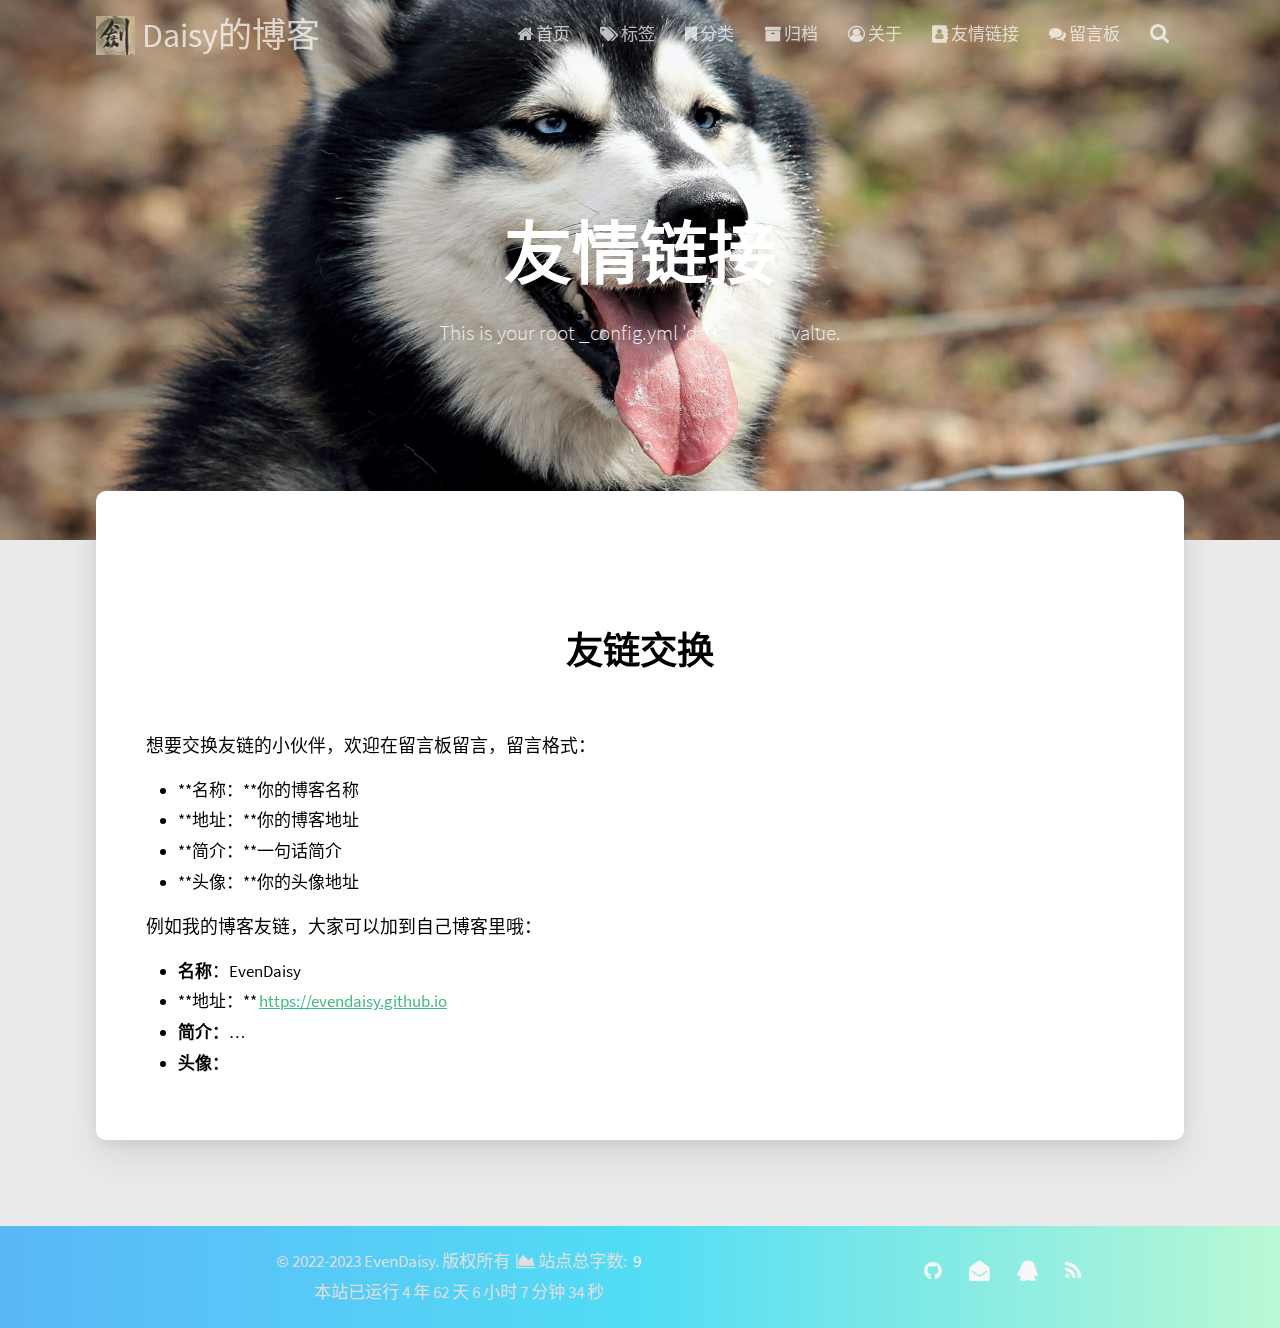
<file: friends/index.html>
<!DOCTYPE HTML>
<html lang="zh-CN">


<head>
    <meta charset="utf-8">
    <meta name="keywords" content="友情链接, Daisy的博客">
    <meta name="baidu-site-verification" content="code-RLlNB4mIUG" />
    <meta name="google-site-verification" content="**yCy2azpds5XSuGZvis6OuA-XIGF5GuGpYRAaGfD6o48" />
    <meta name="360-site-verification" content="**b7c11a830ef90fd1464ad6206bb7b6e7" />
    <meta name="description" content="友情链接 | Daisy的博客">
    <meta http-equiv="X-UA-Compatible" content="IE=edge">
    <meta name="viewport" content="width=device-width, initial-scale=1.0, user-scalable=no">
    <meta name="renderer" content="webkit|ie-stand|ie-comp">
    <meta name="mobile-web-app-capable" content="yes">
    <meta name="format-detection" content="telephone=no">
    <meta name="apple-mobile-web-app-capable" content="yes">
    <meta name="apple-mobile-web-app-status-bar-style" content="black-translucent">
    <title>友情链接 | Daisy的博客</title>
    <link rel="icon" type="image/png" href="/favicon.png">

    <link rel="stylesheet" type="text/css" href="/libs/awesome/css/font-awesome.min.css">
    <link rel="stylesheet" type="text/css" href="/libs/materialize/materialize.min.css">
    <link rel="stylesheet" type="text/css" href="/libs/aos/aos.css">
    <link rel="stylesheet" type="text/css" href="/libs/animate/animate.min.css">
    <link rel="stylesheet" type="text/css" href="/libs/lightGallery/css/lightgallery.min.css">
    <link rel="stylesheet" type="text/css" href="/css/matery.css">
    <link rel="stylesheet" type="text/css" href="/css/my.css">
    <style type="text/css">
        
    </style>

    <script src="/libs/jquery/jquery-2.2.0.min.js"></script>
    <script src="https://sdk.jinrishici.com/v2/browser/jinrishici.js" charset="utf-8"></script>
    <script>
        var _hmt = _hmt || [];
        (function () {
            var hm = document.createElement("script");
            hm.src = "https://hm.baidu.com/hm.js?ce84511d3df71640a9378a69f6293044";
            var s = document.getElementsByTagName("script")[0];
            s.parentNode.insertBefore(hm, s);
        })();
    </script>

    
        <script>
            (function(){
                var bp = document.createElement('script');
                var curProtocol = window.location.protocol.split(':')[0];
                if (curProtocol === 'https') {
                    bp.src = 'https://zz.bdstatic.com/linksubmit/push.js';        
                }
                else {
                    bp.src = 'http://push.zhanzhang.baidu.com/push.js';
                }
                var s = document.getElementsByTagName("script")[0];
                s.parentNode.insertBefore(bp, s);
            })();
        </script>
    

    <script>
        (function(){
        var src = "https://jspassport.ssl.qhimg.com/11.0.1.js?d182b3f28525f2db83acfaaf6e696dba";
        document.write('<script src="' + src + '" id="sozz"><\/script>');
        })();
    </script>

<meta name="generator" content="Hexo 6.2.0"><link rel="alternate" href="/atom.xml" title="Daisy的博客" type="application/atom+xml">
<link rel="stylesheet" href="/css/prism-tomorrow.css" type="text/css">
<link rel="stylesheet" href="/css/prism-line-numbers.css" type="text/css"></head>

<body>

    <header class="navbar-fixed">
    <nav id="headNav" class="bg-color nav-transparent">
        <div id="navContainer" class="nav-wrapper container">
            <div class="brand-logo">
                <a href="/" class="waves-effect waves-light">
                    
                    <img src="/medias/logo.png" class="logo-img" alt="LOGO">
                    
                    <span class="logo-span">Daisy的博客</span>
                </a>
            </div>
            

<a href="#" data-target="mobile-nav" class="sidenav-trigger button-collapse"><i class="fa fa-navicon"></i></a>
<ul class="right">
    
    <li class="hide-on-med-and-down">
        <a href="/" class="waves-effect waves-light">
            
            <i class="fa fa-home"></i>
            
            <span>首页</span>
        </a>
    </li>
    
    <li class="hide-on-med-and-down">
        <a href="/tags" class="waves-effect waves-light">
            
            <i class="fa fa-tags"></i>
            
            <span>标签</span>
        </a>
    </li>
    
    <li class="hide-on-med-and-down">
        <a href="/categories" class="waves-effect waves-light">
            
            <i class="fa fa-bookmark"></i>
            
            <span>分类</span>
        </a>
    </li>
    
    <li class="hide-on-med-and-down">
        <a href="/archives" class="waves-effect waves-light">
            
            <i class="fa fa-archive"></i>
            
            <span>归档</span>
        </a>
    </li>
    
    <li class="hide-on-med-and-down">
        <a href="/about" class="waves-effect waves-light">
            
            <i class="fa fa-user-circle-o"></i>
            
            <span>关于</span>
        </a>
    </li>
    
    <li class="hide-on-med-and-down">
        <a href="/friends" class="waves-effect waves-light">
            
            <i class="fa fa-address-book"></i>
            
            <span>友情链接</span>
        </a>
    </li>
    
    <li class="hide-on-med-and-down">
        <a href="/contact" class="waves-effect waves-light">
            
            <i class="fa fa-comments"></i>
            
            <span>留言板</span>
        </a>
    </li>
    
    <li>
        <a href="#searchModal" class="modal-trigger waves-effect waves-light">
            <i id="searchIcon" class="fa fa-search" title="搜索"></i>
        </a>
    </li>
</ul>

<div id="mobile-nav" class="side-nav sidenav">

    <div class="mobile-head bg-color">
        
        <img src="/medias/logo.png" class="logo-img circle responsive-img">
        
        <div class="logo-name">Daisy的博客</div>
        <div class="logo-desc">
            
            Never really desperate, only the lost of the soul.
            
        </div>
    </div>

    

    <ul class="menu-list mobile-menu-list">
        
        <li>
            <a href="/" class="waves-effect waves-light">
                
                <i class="fa fa-fw fa-home"></i>
                
                首页
            </a>
        </li>
        
        <li>
            <a href="/tags" class="waves-effect waves-light">
                
                <i class="fa fa-fw fa-tags"></i>
                
                标签
            </a>
        </li>
        
        <li>
            <a href="/categories" class="waves-effect waves-light">
                
                <i class="fa fa-fw fa-bookmark"></i>
                
                分类
            </a>
        </li>
        
        <li>
            <a href="/archives" class="waves-effect waves-light">
                
                <i class="fa fa-fw fa-archive"></i>
                
                归档
            </a>
        </li>
        
        <li>
            <a href="/about" class="waves-effect waves-light">
                
                <i class="fa fa-fw fa-user-circle-o"></i>
                
                关于
            </a>
        </li>
        
        <li>
            <a href="/friends" class="waves-effect waves-light">
                
                <i class="fa fa-fw fa-address-book"></i>
                
                友情链接
            </a>
        </li>
        
        <li>
            <a href="/contact" class="waves-effect waves-light">
                
                <i class="fa fa-fw fa-comments"></i>
                
                留言板
            </a>
        </li>
        
        
        <li><div class="divider"></div></li>
        <li>
            <a href="https://github.com" class="waves-effect waves-light" target="_blank">
                <i class="fa fa-github-square fa-fw"></i>Fork Me
            </a>
        </li>
        
    </ul>
</div>

        </div>

        
            <style>
    .nav-transparent .github-corner {
        display: none !important;
    }

    .github-corner {
        position: absolute;
        z-index: 10;
        top: 0;
        right: 0;
        border: 0;
        transform: scale(1.1);
    }

    .github-corner svg {
        color: #0f9d58;
        fill: #fff;
        height: 64px;
        width: 64px;
    }

    .github-corner:hover .octo-arm {
        animation: a 0.56s ease-in-out;
    }

    .github-corner .octo-arm {
        animation: none;
    }

    @keyframes a {
        0%,
        to {
            transform: rotate(0);
        }
        20%,
        60% {
            transform: rotate(-25deg);
        }
        40%,
        80% {
            transform: rotate(10deg);
        }
    }
</style>

<a href="https://github.com" class="github-corner tooltipped hide-on-med-and-down" target="_blank"
   data-tooltip="Fork Me" data-position="left" data-delay="50">
    <svg viewBox="0 0 250 250" aria-hidden="true">
        <path d="M0,0 L115,115 L130,115 L142,142 L250,250 L250,0 Z"></path>
        <path d="M128.3,109.0 C113.8,99.7 119.0,89.6 119.0,89.6 C122.0,82.7 120.5,78.6 120.5,78.6 C119.2,72.0 123.4,76.3 123.4,76.3 C127.3,80.9 125.5,87.3 125.5,87.3 C122.9,97.6 130.6,101.9 134.4,103.2"
              fill="currentColor" style="transform-origin: 130px 106px;" class="octo-arm"></path>
        <path d="M115.0,115.0 C114.9,115.1 118.7,116.5 119.8,115.4 L133.7,101.6 C136.9,99.2 139.9,98.4 142.2,98.6 C133.8,88.0 127.5,74.4 143.8,58.0 C148.5,53.4 154.0,51.2 159.7,51.0 C160.3,49.4 163.2,43.6 171.4,40.1 C171.4,40.1 176.1,42.5 178.8,56.2 C183.1,58.6 187.2,61.8 190.9,65.4 C194.5,69.0 197.7,73.2 200.1,77.6 C213.8,80.2 216.3,84.9 216.3,84.9 C212.7,93.1 206.9,96.0 205.4,96.6 C205.1,102.4 203.0,107.8 198.3,112.5 C181.9,128.9 168.3,122.5 157.7,114.1 C157.9,116.9 156.7,120.9 152.7,124.9 L141.0,136.5 C139.8,137.7 141.6,141.9 141.8,141.8 Z"
              fill="currentColor" class="octo-body"></path>
    </svg>
</a>
        
    </nav>

</header>

    <div class="bg-cover pd-header about-cover">
    <div class="container">
    <div class="row">
    <div class="col s10 offset-s1 m8 offset-m2 l8 offset-l2">
        <div class="brand">
            <div class="title center-align">
                <!-- 
                    因谁之故，衣染红尘
                 -->
                
                    友情链接
                
            </div>

            <div class="description center-align">
                
                    This is your root _config.yml 'description' value.
                
            </div>
        </div>
    </div>
</div>
<script>
// 每天切换 banner 图.  Switch banner image every day.
$('.bg-cover').css('background-image', 'url(/medias/banner/' + new Date().getDay() + '.jpg)');
</script>
    </div>
</div>
<style>
    .friends-container {
        margin-top: -100px;
        margin-bottom: 30px;
    }
    .frind-ship img {
        border-radius: 50%;
    }
    /* 以下是按钮样式 */
    .frind-ship {
        padding: 10px 20px;
    }
    .frind-ship .title {
        display: flex;
        align-items: center;
    }
    .frind-ship .title div {
        color: #fff;
        padding-left: 10px;
    }
    .frind-ship .title img {
        width: 100px;
        height: 100px;
        flex-shrink: 0;
    }
    .frind-ship .title h1 {
        /* line-height: auto; */
        line-height: 0.8rem;
        padding-bottom: 16px;
        border-bottom: 2px solid #fff;
    }
    .friend-button {
        display: flex;
        justify-content: center;
        margin-bottom: -27px;
    }
    .friend-button a {
        border-radius: 40px;
    }
    .friend-all .tag-post {
        margin-bottom: 30px;
    }
    .button-caution {
        background-color: #FF4351;
        border-color: #FF4351;
        color: #FFF;
    }
    .button {
        font-weight: 300;
        font-size: 16px;
        font-family: "Helvetica Neue Light", "Helvetica Neue", Helvetica, Arial, "Lucida Grande", sans-serif;
        text-decoration: none;
        text-align: center;
        line-height: 40px;
        height: 40px;
        padding: 0 40px;
        margin: 0;
        display: inline-block;
        appearance: none;
        cursor: pointer;
        border: none;
        -webkit-box-sizing: border-box;
        -moz-box-sizing: border-box;
        box-sizing: border-box;
        -webkit-transition-property: all;
        transition-property: all;
        -webkit-transition-duration: .3s;
        transition-duration: .3s;
    }
    .title {
        margin-bottom: 0rem !important;
    }
    .card {
        margin: 3rem 0 1rem 0 !important;
    }
    .button-glow.button-caution {
        -webkit-animation-name: glowing-caution;
        animation-name: glowing-caution;
    }
    @-webkit-keyframes glowing-caution {
        from {
            -webkit-box-shadow: 0 0 0 rgba(255, 67, 81, 0.3);
            box-shadow: 0 0 0 rgba(255, 67, 81, 0.3);
        }
        50% {
            -webkit-box-shadow: 0 0 20px rgba(255, 67, 81, 0.8);
            box-shadow: 0 0 20px rgba(255, 67, 81, 0.8);
        }
        to {
            -webkit-box-shadow: 0 0 0 rgba(255, 67, 81, 0.3);
            box-shadow: 0 0 0 rgba(255, 67, 81, 0.3);
        }
    }
    @keyframes glowing-caution {
        from {
            -webkit-box-shadow: 0 0 0 rgba(255, 67, 81, 0.3);
            box-shadow: 0 0 0 rgba(255, 67, 81, 0.3);
        }
        50% {
            -webkit-box-shadow: 0 0 20px rgba(255, 67, 81, 0.8);
            box-shadow: 0 0 20px rgba(255, 67, 81, 0.8);
        }
        to {
            -webkit-box-shadow: 0 0 0 rgba(255, 67, 81, 0.3);
            box-shadow: 0 0 0 rgba(255, 67, 81, 0.3);
        }
    }
    .button-caution:hover {
        background-color: #ff7680;
        border-color: #ff7680;
        color: #FFF;
        text-decoration: none;
    }
    .frind-card1 {
        background-image: linear-gradient(to right, #4facfe 0%, #00f2fe 100%);
    }
    .frind-card2 {
        background-image: linear-gradient(135deg, #667eea 0%, #764ba2 100%);
    }
    .frind-card3 {
        background-image: linear-gradient(to right, #b8cbb8 0%, #b8cbb8 0%, #b465da 0%, #cf6cc9 33%, #ee609c 66%, #ee609c 100%);
    }
    .frind-card4 {
        background-image: linear-gradient(to right, #6a11cb 0%, #2575fc 100%);
    }
    .frind-card5 {
        background-image: linear-gradient(to top, #c471f5 0%, #fa71cd 100%);
    }
    .frind-card6 {
        background-image: linear-gradient(to top, #48c6ef 0%, #6f86d6 100%);
    }
    .frind-card7 {
        background-image: linear-gradient(to top, #0ba360 0%, #3cba92 100%);
    }
    .frind-card8 {
        background-image: linear-gradient(to top, #0c3483 0%, #a2b6df 100%, #6b8cce 100%, #a2b6df 100%);
    }
    .frind-card9 {
        background-image: linear-gradient(to right, #ff758c 0%, #ff7eb3 100%);
    }
    .frind-card10 {
        background-image: linear-gradient(to top, #f77062 0%, #fe5196 100%);
    }

    .friend-introduction {
        min-height: 3rem;
    }

    article .card {
    overflow: visible !important;
}
</style>

<main class="content">
    <div class="container friends-container">
        <div class="card">
            <div class="card-content">
                <div class="card-content article-card-content">
                    <div id="articleContent" data-aos="fade-up">
                        <h1>友链交换</h1>
<p>想要交换友链的小伙伴，欢迎在留言板留言，留言格式：</p>
<ul>
<li>**名称：**你的博客名称</li>
<li>**地址：**你的博客地址</li>
<li>**简介：**一句话简介</li>
<li>**头像：**你的头像地址</li>
</ul>
<p>例如我的博客友链，大家可以加到自己博客里哦：</p>
<ul>
<li><strong>名称</strong>：EvenDaisy</li>
<li>**地址：**<a href="https://evendaisy.github.io">https://evendaisy.github.io</a></li>
<li><strong>简介：</strong>…</li>
<li><strong>头像：</strong></li>
</ul>

                    </div>
                </div>
            </div>
        </div>
        <article id="friends-link">
            
            
            <div class="row tags-posts friend-all">
                
            </div>
            
        </article>
    </div>
</main>

<script>
    $(function () {
        $('#friends-link').masonry({
            itemSelector: '.friend-div'
        });
    });
</script>
    <footer class="page-footer bg-color">
    <div class="container row center-align">
        <div class="col s12 m8 l8 copy-right">
            &copy; 2022-2023 EvenDaisy. 版权所有

            
            &nbsp;<i class="fa fa-area-chart"></i>&nbsp;站点总字数:&nbsp;
            <span class="white-color">9</span>
            

            <br>
            <span id="sitetime"></span>

            
            
            <br>
            
            <span id="busuanzi_container_site_pv" style='display:none'>
                <i class="fa fa-heart-o"></i>
                本站总访问量 <span id="busuanzi_value_site_pv" class="white-color"></span>
            </span>
            
            
            <span id="busuanzi_container_site_uv" style='display:none'>
                人次,&nbsp;访客数 <span id="busuanzi_value_site_uv" class="white-color"></span> 人.
            </span>
            
            
        </div>
        <div class="col s12 m4 l4 social-link social-statis">
    <a href="https://github.com/evendaisy" class="tooltipped" target="_blank" data-tooltip="访问我的GitHub" data-position="top" data-delay="50">
        <i class="fa fa-github"></i>
    </a>



    <a href="mailto:820875211@qq.com" class="tooltipped" target="_blank" data-tooltip="邮件联系我" data-position="top" data-delay="50">
        <i class="fa fa-envelope-open"></i>
    </a>



    <a href="http://wpa.qq.com/msgrd?v=3&uin=820875221&site=qq&menu=yes" class="tooltipped" target="_blank" data-tooltip="访问我的知乎" data-position="top" data-delay="50">
        <i class="fa fa-qq"></i>
    </a>



    <a href="/atom.xml" class="tooltipped" target="_blank" data-tooltip="RSS 订阅" data-position="top" data-delay="50">
        <i class="fa fa-rss"></i>
    </a>
</div>
    </div>
</footer>

<div class="progress-bar"></div>

<!-- 不蒜子计数初始值纠正 -->
<script>
    $(document).ready(function () {

        var int = setInterval(fixCount, 50);
        var pvcountOffset = 0;
        var uvcountOffset = 0;

        function fixCount() {
            if (document.getElementById("busuanzi_container_site_pv").style.display != "none") {
                $("#busuanzi_value_site_pv").html(parseInt($("#busuanzi_value_site_pv").html()) + pvcountOffset);
                clearInterval(int);
            }
            if ($("#busuanzi_container_site_pv").css("display") != "none") {
                $("#busuanzi_value_site_uv").html(parseInt($("#busuanzi_value_site_uv").html()) + uvcountOffset); // 加上初始数据 
                clearInterval(int);
            }
        }
    });
</script>

<script language=javascript>
    function siteTime() {
        window.setTimeout("siteTime()", 1000);
        var seconds = 1000;
        var minutes = seconds * 60;
        var hours = minutes * 60;
        var days = hours * 24;
        var years = days * 365;
        var today = new Date();
        var todayYear = today.getFullYear();
        var todayMonth = today.getMonth() + 1;
        var todayDate = today.getDate();
        var todayHour = today.getHours();
        var todayMinute = today.getMinutes();
        var todaySecond = today.getSeconds();
        /* Date.UTC() -- 返回date对象距世界标准时间(UTC)1970年1月1日午夜之间的毫秒数(时间戳)
        year - 作为date对象的年份，为4位年份值
        month - 0-11之间的整数，做为date对象的月份
        day - 1-31之间的整数，做为date对象的天数
        hours - 0(午夜24点)-23之间的整数，做为date对象的小时数
        minutes - 0-59之间的整数，做为date对象的分钟数
        seconds - 0-59之间的整数，做为date对象的秒数
        microseconds - 0-999之间的整数，做为date对象的毫秒数 */
        var t1 = Date.UTC(2022, 05, 24, 00, 00, 00); //北京时间2018-2-13 00:00:00
        var t2 = Date.UTC(todayYear, todayMonth, todayDate, todayHour, todayMinute, todaySecond);
        var diff = t2 - t1;
        var diffYears = Math.floor(diff / years);
        var diffDays = Math.floor((diff / days) - diffYears * 365);
        var diffHours = Math.floor((diff - (diffYears * 365 + diffDays) * days) / hours);
        var diffMinutes = Math.floor((diff - (diffYears * 365 + diffDays) * days - diffHours * hours) / minutes);
        var diffSeconds = Math.floor((diff - (diffYears * 365 + diffDays) * days - diffHours * hours - diffMinutes * minutes) / seconds);
        document.getElementById("sitetime").innerHTML = "本站已运行 " + diffYears + " 年 " + diffDays + " 天 " + diffHours + " 小时 " + diffMinutes + " 分钟 " + diffSeconds + " 秒";
    }/*因为建站时间还没有一年，就将之注释掉了。需要的可以取消*/
    siteTime();
</script>

    <!-- 搜索遮罩框 -->
<div id="searchModal" class="modal">
    <div class="modal-content">
        <div class="search-header">
            <span class="title"><i class="fa fa-search"></i>&nbsp;&nbsp;搜索</span>
            <input type="search" id="searchInput" name="s" placeholder="请输入搜索的关键字"
                   class="search-input">
        </div>
        <div id="searchResult"></div>
    </div>
</div>

<script src="/js/search.js"></script>
<script type="text/javascript">
$(function () {
    searchFunc("/" + "search.xml", 'searchInput', 'searchResult');
});
</script>
    <!-- 回到顶部按钮 -->
<div id="backTop" class="top-scroll">
    <a class="btn-floating btn-large waves-effect waves-light" href="#!">
        <i class="fa fa-angle-up"></i>
    </a>
</div>


    <script src="/libs/materialize/materialize.min.js"></script>
    <script src="/libs/masonry/masonry.pkgd.min.js"></script>
    <script src="/libs/aos/aos.js"></script>
    <script src="/libs/scrollprogress/scrollProgress.min.js"></script>
    <script src="/libs/lightGallery/js/lightgallery-all.min.js"></script>
    <script src="/js/matery.js"></script>

    <script type="text/javascript"> var OriginTitile = document.title, st; document.addEventListener("visibilitychange", function () { document.hidden ? (document.title = "Σ(っ °Д °;)っ喔哟，崩溃啦！", clearTimeout(st)) : (document.title = "φ(゜▽゜*)♪咦，又好了！", st = setTimeout(function () { document.title = OriginTitile }, 3e3)) })
    </script>

    <!-- Global site tag (gtag.js) - Google Analytics -->

<script async src="https://www.googletagmanager.com/gtag/js?id=查教程获取"></script>
<script>
    window.dataLayer = window.dataLayer || [];
    function gtag() {
        dataLayer.push(arguments);
    }

    gtag('js', new Date());
    gtag('config', '查教程获取');
</script>



    
    <script src="/libs/others/clicklove.js"></script>
    

    
    <script async src="/libs/others/busuanzi.pure.mini.js"></script>
    

    <!-- 雪花特效 -->
    

</body>

</html>
</file>
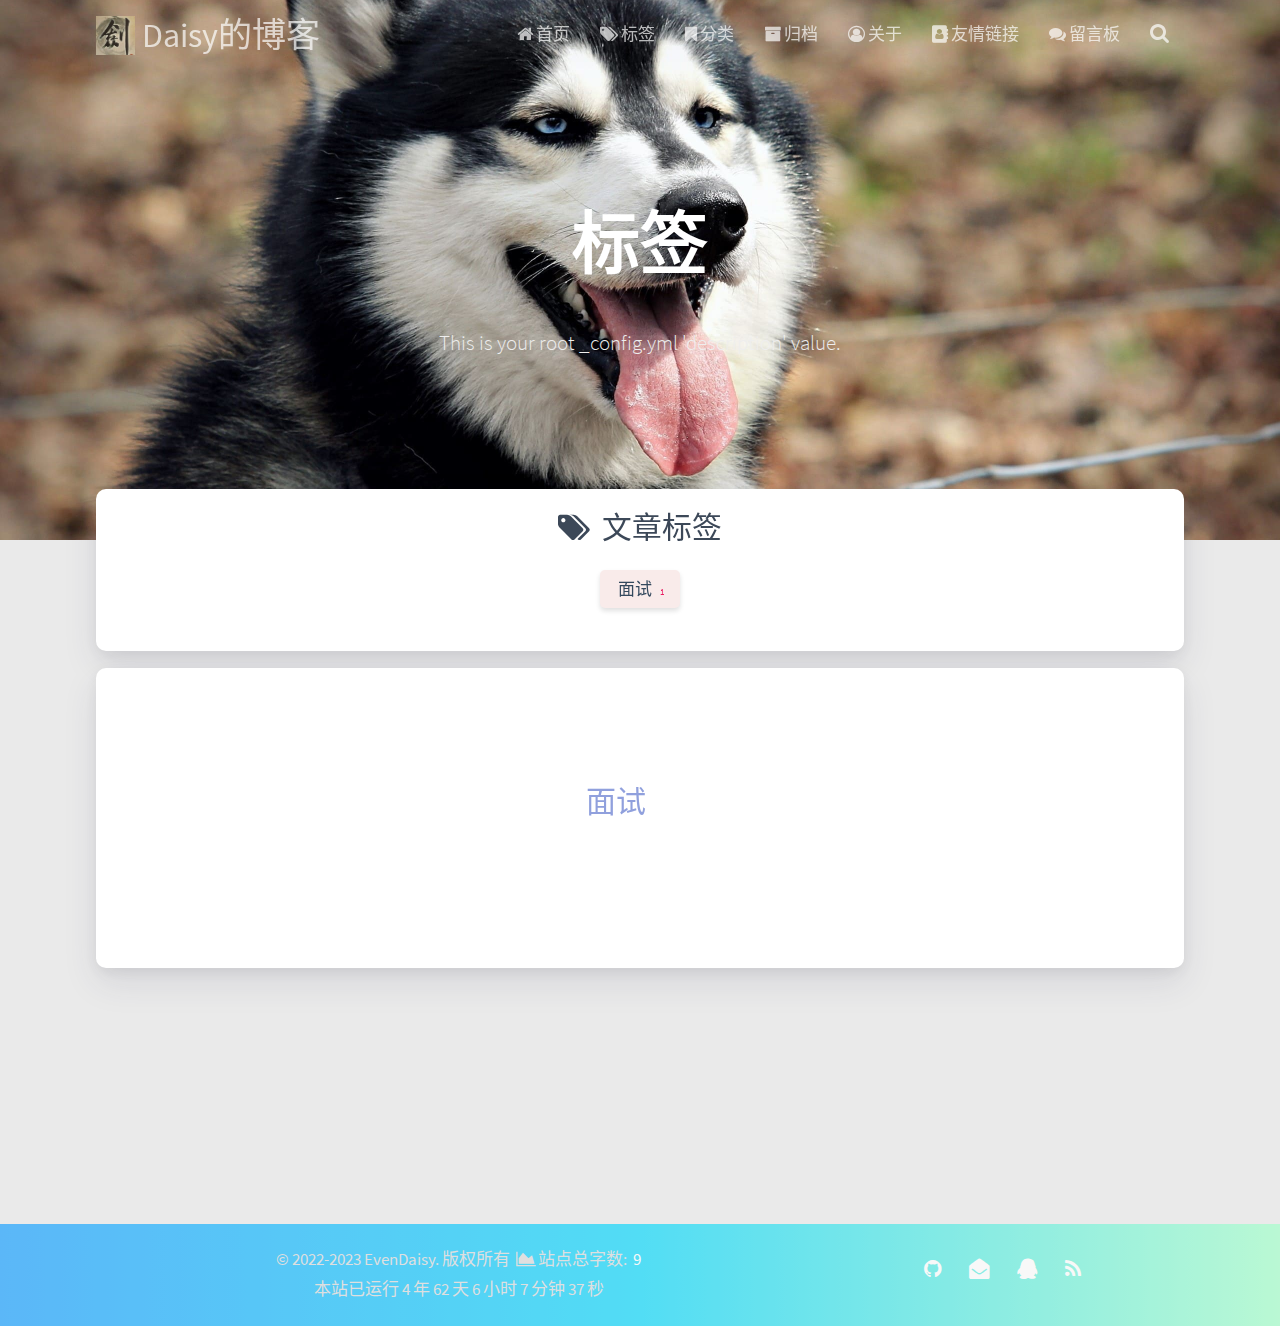
<file: tags/index.html>
<!DOCTYPE HTML>
<html lang="zh-CN">


<head>
    <meta charset="utf-8">
    <meta name="keywords" content="标签, Daisy的博客">
    <meta name="baidu-site-verification" content="code-RLlNB4mIUG" />
    <meta name="google-site-verification" content="**yCy2azpds5XSuGZvis6OuA-XIGF5GuGpYRAaGfD6o48" />
    <meta name="360-site-verification" content="**b7c11a830ef90fd1464ad6206bb7b6e7" />
    <meta name="description" content="标签 | Daisy的博客">
    <meta http-equiv="X-UA-Compatible" content="IE=edge">
    <meta name="viewport" content="width=device-width, initial-scale=1.0, user-scalable=no">
    <meta name="renderer" content="webkit|ie-stand|ie-comp">
    <meta name="mobile-web-app-capable" content="yes">
    <meta name="format-detection" content="telephone=no">
    <meta name="apple-mobile-web-app-capable" content="yes">
    <meta name="apple-mobile-web-app-status-bar-style" content="black-translucent">
    <title>标签 | Daisy的博客</title>
    <link rel="icon" type="image/png" href="/favicon.png">

    <link rel="stylesheet" type="text/css" href="/libs/awesome/css/font-awesome.min.css">
    <link rel="stylesheet" type="text/css" href="/libs/materialize/materialize.min.css">
    <link rel="stylesheet" type="text/css" href="/libs/aos/aos.css">
    <link rel="stylesheet" type="text/css" href="/libs/animate/animate.min.css">
    <link rel="stylesheet" type="text/css" href="/libs/lightGallery/css/lightgallery.min.css">
    <link rel="stylesheet" type="text/css" href="/css/matery.css">
    <link rel="stylesheet" type="text/css" href="/css/my.css">
    <style type="text/css">
        
    </style>

    <script src="/libs/jquery/jquery-2.2.0.min.js"></script>
    <script src="https://sdk.jinrishici.com/v2/browser/jinrishici.js" charset="utf-8"></script>
    <script>
        var _hmt = _hmt || [];
        (function () {
            var hm = document.createElement("script");
            hm.src = "https://hm.baidu.com/hm.js?ce84511d3df71640a9378a69f6293044";
            var s = document.getElementsByTagName("script")[0];
            s.parentNode.insertBefore(hm, s);
        })();
    </script>

    
        <script>
            (function(){
                var bp = document.createElement('script');
                var curProtocol = window.location.protocol.split(':')[0];
                if (curProtocol === 'https') {
                    bp.src = 'https://zz.bdstatic.com/linksubmit/push.js';        
                }
                else {
                    bp.src = 'http://push.zhanzhang.baidu.com/push.js';
                }
                var s = document.getElementsByTagName("script")[0];
                s.parentNode.insertBefore(bp, s);
            })();
        </script>
    

    <script>
        (function(){
        var src = "https://jspassport.ssl.qhimg.com/11.0.1.js?d182b3f28525f2db83acfaaf6e696dba";
        document.write('<script src="' + src + '" id="sozz"><\/script>');
        })();
    </script>

<meta name="generator" content="Hexo 6.2.0"><link rel="alternate" href="/atom.xml" title="Daisy的博客" type="application/atom+xml">
<link rel="stylesheet" href="/css/prism-tomorrow.css" type="text/css">
<link rel="stylesheet" href="/css/prism-line-numbers.css" type="text/css"></head>

<body>

    <header class="navbar-fixed">
    <nav id="headNav" class="bg-color nav-transparent">
        <div id="navContainer" class="nav-wrapper container">
            <div class="brand-logo">
                <a href="/" class="waves-effect waves-light">
                    
                    <img src="/medias/logo.png" class="logo-img" alt="LOGO">
                    
                    <span class="logo-span">Daisy的博客</span>
                </a>
            </div>
            

<a href="#" data-target="mobile-nav" class="sidenav-trigger button-collapse"><i class="fa fa-navicon"></i></a>
<ul class="right">
    
    <li class="hide-on-med-and-down">
        <a href="/" class="waves-effect waves-light">
            
            <i class="fa fa-home"></i>
            
            <span>首页</span>
        </a>
    </li>
    
    <li class="hide-on-med-and-down">
        <a href="/tags" class="waves-effect waves-light">
            
            <i class="fa fa-tags"></i>
            
            <span>标签</span>
        </a>
    </li>
    
    <li class="hide-on-med-and-down">
        <a href="/categories" class="waves-effect waves-light">
            
            <i class="fa fa-bookmark"></i>
            
            <span>分类</span>
        </a>
    </li>
    
    <li class="hide-on-med-and-down">
        <a href="/archives" class="waves-effect waves-light">
            
            <i class="fa fa-archive"></i>
            
            <span>归档</span>
        </a>
    </li>
    
    <li class="hide-on-med-and-down">
        <a href="/about" class="waves-effect waves-light">
            
            <i class="fa fa-user-circle-o"></i>
            
            <span>关于</span>
        </a>
    </li>
    
    <li class="hide-on-med-and-down">
        <a href="/friends" class="waves-effect waves-light">
            
            <i class="fa fa-address-book"></i>
            
            <span>友情链接</span>
        </a>
    </li>
    
    <li class="hide-on-med-and-down">
        <a href="/contact" class="waves-effect waves-light">
            
            <i class="fa fa-comments"></i>
            
            <span>留言板</span>
        </a>
    </li>
    
    <li>
        <a href="#searchModal" class="modal-trigger waves-effect waves-light">
            <i id="searchIcon" class="fa fa-search" title="搜索"></i>
        </a>
    </li>
</ul>

<div id="mobile-nav" class="side-nav sidenav">

    <div class="mobile-head bg-color">
        
        <img src="/medias/logo.png" class="logo-img circle responsive-img">
        
        <div class="logo-name">Daisy的博客</div>
        <div class="logo-desc">
            
            Never really desperate, only the lost of the soul.
            
        </div>
    </div>

    

    <ul class="menu-list mobile-menu-list">
        
        <li>
            <a href="/" class="waves-effect waves-light">
                
                <i class="fa fa-fw fa-home"></i>
                
                首页
            </a>
        </li>
        
        <li>
            <a href="/tags" class="waves-effect waves-light">
                
                <i class="fa fa-fw fa-tags"></i>
                
                标签
            </a>
        </li>
        
        <li>
            <a href="/categories" class="waves-effect waves-light">
                
                <i class="fa fa-fw fa-bookmark"></i>
                
                分类
            </a>
        </li>
        
        <li>
            <a href="/archives" class="waves-effect waves-light">
                
                <i class="fa fa-fw fa-archive"></i>
                
                归档
            </a>
        </li>
        
        <li>
            <a href="/about" class="waves-effect waves-light">
                
                <i class="fa fa-fw fa-user-circle-o"></i>
                
                关于
            </a>
        </li>
        
        <li>
            <a href="/friends" class="waves-effect waves-light">
                
                <i class="fa fa-fw fa-address-book"></i>
                
                友情链接
            </a>
        </li>
        
        <li>
            <a href="/contact" class="waves-effect waves-light">
                
                <i class="fa fa-fw fa-comments"></i>
                
                留言板
            </a>
        </li>
        
        
        <li><div class="divider"></div></li>
        <li>
            <a href="https://github.com" class="waves-effect waves-light" target="_blank">
                <i class="fa fa-github-square fa-fw"></i>Fork Me
            </a>
        </li>
        
    </ul>
</div>

        </div>

        
            <style>
    .nav-transparent .github-corner {
        display: none !important;
    }

    .github-corner {
        position: absolute;
        z-index: 10;
        top: 0;
        right: 0;
        border: 0;
        transform: scale(1.1);
    }

    .github-corner svg {
        color: #0f9d58;
        fill: #fff;
        height: 64px;
        width: 64px;
    }

    .github-corner:hover .octo-arm {
        animation: a 0.56s ease-in-out;
    }

    .github-corner .octo-arm {
        animation: none;
    }

    @keyframes a {
        0%,
        to {
            transform: rotate(0);
        }
        20%,
        60% {
            transform: rotate(-25deg);
        }
        40%,
        80% {
            transform: rotate(10deg);
        }
    }
</style>

<a href="https://github.com" class="github-corner tooltipped hide-on-med-and-down" target="_blank"
   data-tooltip="Fork Me" data-position="left" data-delay="50">
    <svg viewBox="0 0 250 250" aria-hidden="true">
        <path d="M0,0 L115,115 L130,115 L142,142 L250,250 L250,0 Z"></path>
        <path d="M128.3,109.0 C113.8,99.7 119.0,89.6 119.0,89.6 C122.0,82.7 120.5,78.6 120.5,78.6 C119.2,72.0 123.4,76.3 123.4,76.3 C127.3,80.9 125.5,87.3 125.5,87.3 C122.9,97.6 130.6,101.9 134.4,103.2"
              fill="currentColor" style="transform-origin: 130px 106px;" class="octo-arm"></path>
        <path d="M115.0,115.0 C114.9,115.1 118.7,116.5 119.8,115.4 L133.7,101.6 C136.9,99.2 139.9,98.4 142.2,98.6 C133.8,88.0 127.5,74.4 143.8,58.0 C148.5,53.4 154.0,51.2 159.7,51.0 C160.3,49.4 163.2,43.6 171.4,40.1 C171.4,40.1 176.1,42.5 178.8,56.2 C183.1,58.6 187.2,61.8 190.9,65.4 C194.5,69.0 197.7,73.2 200.1,77.6 C213.8,80.2 216.3,84.9 216.3,84.9 C212.7,93.1 206.9,96.0 205.4,96.6 C205.1,102.4 203.0,107.8 198.3,112.5 C181.9,128.9 168.3,122.5 157.7,114.1 C157.9,116.9 156.7,120.9 152.7,124.9 L141.0,136.5 C139.8,137.7 141.6,141.9 141.8,141.8 Z"
              fill="currentColor" class="octo-body"></path>
    </svg>
</a>
        
    </nav>

</header>

    <div class="bg-cover pd-header about-cover">
    <div class="container">
    <div class="row">
    <div class="col s10 offset-s1 m8 offset-m2 l8 offset-l2">
        <div class="brand">
            <div class="title center-align">
                <!-- 
                    因谁之故，衣染红尘
                 -->
                
                    标签
                
            </div>

            <div class="description center-align">
                
                    This is your root _config.yml 'description' value.
                
            </div>
        </div>
    </div>
</div>
<script>
// 每天切换 banner 图.  Switch banner image every day.
$('.bg-cover').css('background-image', 'url(/medias/banner/' + new Date().getDay() + '.jpg)');
</script>
    </div>
</div>

<main class="content">

    

<div id="tags" class="container chip-container">
    <div class="card">
        <div class="card-content">
            <div class="tag-title center-align">
                <i class="fa fa-tags"></i>&nbsp;&nbsp;文章标签
            </div>
            <div class="tag-chips">
                
                
                <a href="/tags/%E9%9D%A2%E8%AF%95/" title="面试: 1">
                    <span class="chip center-align waves-effect waves-light
                             chip-default "
                            data-tagname="面试" style="background-color: #F9EBEA;">面试
                        <span class="tag-length">1</span>
                    </span>
                </a>
                
            </div>
        </div>
    </div>
</div>

    
    <link rel="stylesheet" type="text/css" href="/libs/jqcloud/jqcloud.css">
<style type="text/css">
    #tag-wordcloud {
        width: 100%;
        height: 300px;
    }
</style>

<div class="container" data-aos="fade-up">
    <div class="card">
        <div id="tag-wordcloud" class="card-content"></div>
    </div>
</div>

<script type="text/javascript" src="/libs/jqcloud/jqcloud-1.0.4.min.js"></script>
<script type="text/javascript">
    

    $('#tag-wordcloud').jQCloud([{"text":"面试","weight":1,"link":"/tags/%E9%9D%A2%E8%AF%95/"}], {
        autoResize: true
    });
</script>
    

</main>

    <footer class="page-footer bg-color">
    <div class="container row center-align">
        <div class="col s12 m8 l8 copy-right">
            &copy; 2022-2023 EvenDaisy. 版权所有

            
            &nbsp;<i class="fa fa-area-chart"></i>&nbsp;站点总字数:&nbsp;
            <span class="white-color">9</span>
            

            <br>
            <span id="sitetime"></span>

            
            
            <br>
            
            <span id="busuanzi_container_site_pv" style='display:none'>
                <i class="fa fa-heart-o"></i>
                本站总访问量 <span id="busuanzi_value_site_pv" class="white-color"></span>
            </span>
            
            
            <span id="busuanzi_container_site_uv" style='display:none'>
                人次,&nbsp;访客数 <span id="busuanzi_value_site_uv" class="white-color"></span> 人.
            </span>
            
            
        </div>
        <div class="col s12 m4 l4 social-link social-statis">
    <a href="https://github.com/evendaisy" class="tooltipped" target="_blank" data-tooltip="访问我的GitHub" data-position="top" data-delay="50">
        <i class="fa fa-github"></i>
    </a>



    <a href="mailto:820875211@qq.com" class="tooltipped" target="_blank" data-tooltip="邮件联系我" data-position="top" data-delay="50">
        <i class="fa fa-envelope-open"></i>
    </a>



    <a href="http://wpa.qq.com/msgrd?v=3&uin=820875221&site=qq&menu=yes" class="tooltipped" target="_blank" data-tooltip="访问我的知乎" data-position="top" data-delay="50">
        <i class="fa fa-qq"></i>
    </a>



    <a href="/atom.xml" class="tooltipped" target="_blank" data-tooltip="RSS 订阅" data-position="top" data-delay="50">
        <i class="fa fa-rss"></i>
    </a>
</div>
    </div>
</footer>

<div class="progress-bar"></div>

<!-- 不蒜子计数初始值纠正 -->
<script>
    $(document).ready(function () {

        var int = setInterval(fixCount, 50);
        var pvcountOffset = 0;
        var uvcountOffset = 0;

        function fixCount() {
            if (document.getElementById("busuanzi_container_site_pv").style.display != "none") {
                $("#busuanzi_value_site_pv").html(parseInt($("#busuanzi_value_site_pv").html()) + pvcountOffset);
                clearInterval(int);
            }
            if ($("#busuanzi_container_site_pv").css("display") != "none") {
                $("#busuanzi_value_site_uv").html(parseInt($("#busuanzi_value_site_uv").html()) + uvcountOffset); // 加上初始数据 
                clearInterval(int);
            }
        }
    });
</script>

<script language=javascript>
    function siteTime() {
        window.setTimeout("siteTime()", 1000);
        var seconds = 1000;
        var minutes = seconds * 60;
        var hours = minutes * 60;
        var days = hours * 24;
        var years = days * 365;
        var today = new Date();
        var todayYear = today.getFullYear();
        var todayMonth = today.getMonth() + 1;
        var todayDate = today.getDate();
        var todayHour = today.getHours();
        var todayMinute = today.getMinutes();
        var todaySecond = today.getSeconds();
        /* Date.UTC() -- 返回date对象距世界标准时间(UTC)1970年1月1日午夜之间的毫秒数(时间戳)
        year - 作为date对象的年份，为4位年份值
        month - 0-11之间的整数，做为date对象的月份
        day - 1-31之间的整数，做为date对象的天数
        hours - 0(午夜24点)-23之间的整数，做为date对象的小时数
        minutes - 0-59之间的整数，做为date对象的分钟数
        seconds - 0-59之间的整数，做为date对象的秒数
        microseconds - 0-999之间的整数，做为date对象的毫秒数 */
        var t1 = Date.UTC(2022, 05, 24, 00, 00, 00); //北京时间2018-2-13 00:00:00
        var t2 = Date.UTC(todayYear, todayMonth, todayDate, todayHour, todayMinute, todaySecond);
        var diff = t2 - t1;
        var diffYears = Math.floor(diff / years);
        var diffDays = Math.floor((diff / days) - diffYears * 365);
        var diffHours = Math.floor((diff - (diffYears * 365 + diffDays) * days) / hours);
        var diffMinutes = Math.floor((diff - (diffYears * 365 + diffDays) * days - diffHours * hours) / minutes);
        var diffSeconds = Math.floor((diff - (diffYears * 365 + diffDays) * days - diffHours * hours - diffMinutes * minutes) / seconds);
        document.getElementById("sitetime").innerHTML = "本站已运行 " + diffYears + " 年 " + diffDays + " 天 " + diffHours + " 小时 " + diffMinutes + " 分钟 " + diffSeconds + " 秒";
    }/*因为建站时间还没有一年，就将之注释掉了。需要的可以取消*/
    siteTime();
</script>

    <!-- 搜索遮罩框 -->
<div id="searchModal" class="modal">
    <div class="modal-content">
        <div class="search-header">
            <span class="title"><i class="fa fa-search"></i>&nbsp;&nbsp;搜索</span>
            <input type="search" id="searchInput" name="s" placeholder="请输入搜索的关键字"
                   class="search-input">
        </div>
        <div id="searchResult"></div>
    </div>
</div>

<script src="/js/search.js"></script>
<script type="text/javascript">
$(function () {
    searchFunc("/" + "search.xml", 'searchInput', 'searchResult');
});
</script>
    <!-- 回到顶部按钮 -->
<div id="backTop" class="top-scroll">
    <a class="btn-floating btn-large waves-effect waves-light" href="#!">
        <i class="fa fa-angle-up"></i>
    </a>
</div>


    <script src="/libs/materialize/materialize.min.js"></script>
    <script src="/libs/masonry/masonry.pkgd.min.js"></script>
    <script src="/libs/aos/aos.js"></script>
    <script src="/libs/scrollprogress/scrollProgress.min.js"></script>
    <script src="/libs/lightGallery/js/lightgallery-all.min.js"></script>
    <script src="/js/matery.js"></script>

    <script type="text/javascript"> var OriginTitile = document.title, st; document.addEventListener("visibilitychange", function () { document.hidden ? (document.title = "Σ(っ °Д °;)っ喔哟，崩溃啦！", clearTimeout(st)) : (document.title = "φ(゜▽゜*)♪咦，又好了！", st = setTimeout(function () { document.title = OriginTitile }, 3e3)) })
    </script>

    <!-- Global site tag (gtag.js) - Google Analytics -->

<script async src="https://www.googletagmanager.com/gtag/js?id=查教程获取"></script>
<script>
    window.dataLayer = window.dataLayer || [];
    function gtag() {
        dataLayer.push(arguments);
    }

    gtag('js', new Date());
    gtag('config', '查教程获取');
</script>



    
    <script src="/libs/others/clicklove.js"></script>
    

    
    <script async src="/libs/others/busuanzi.pure.mini.js"></script>
    

    <!-- 雪花特效 -->
    

</body>

</html>
</file>
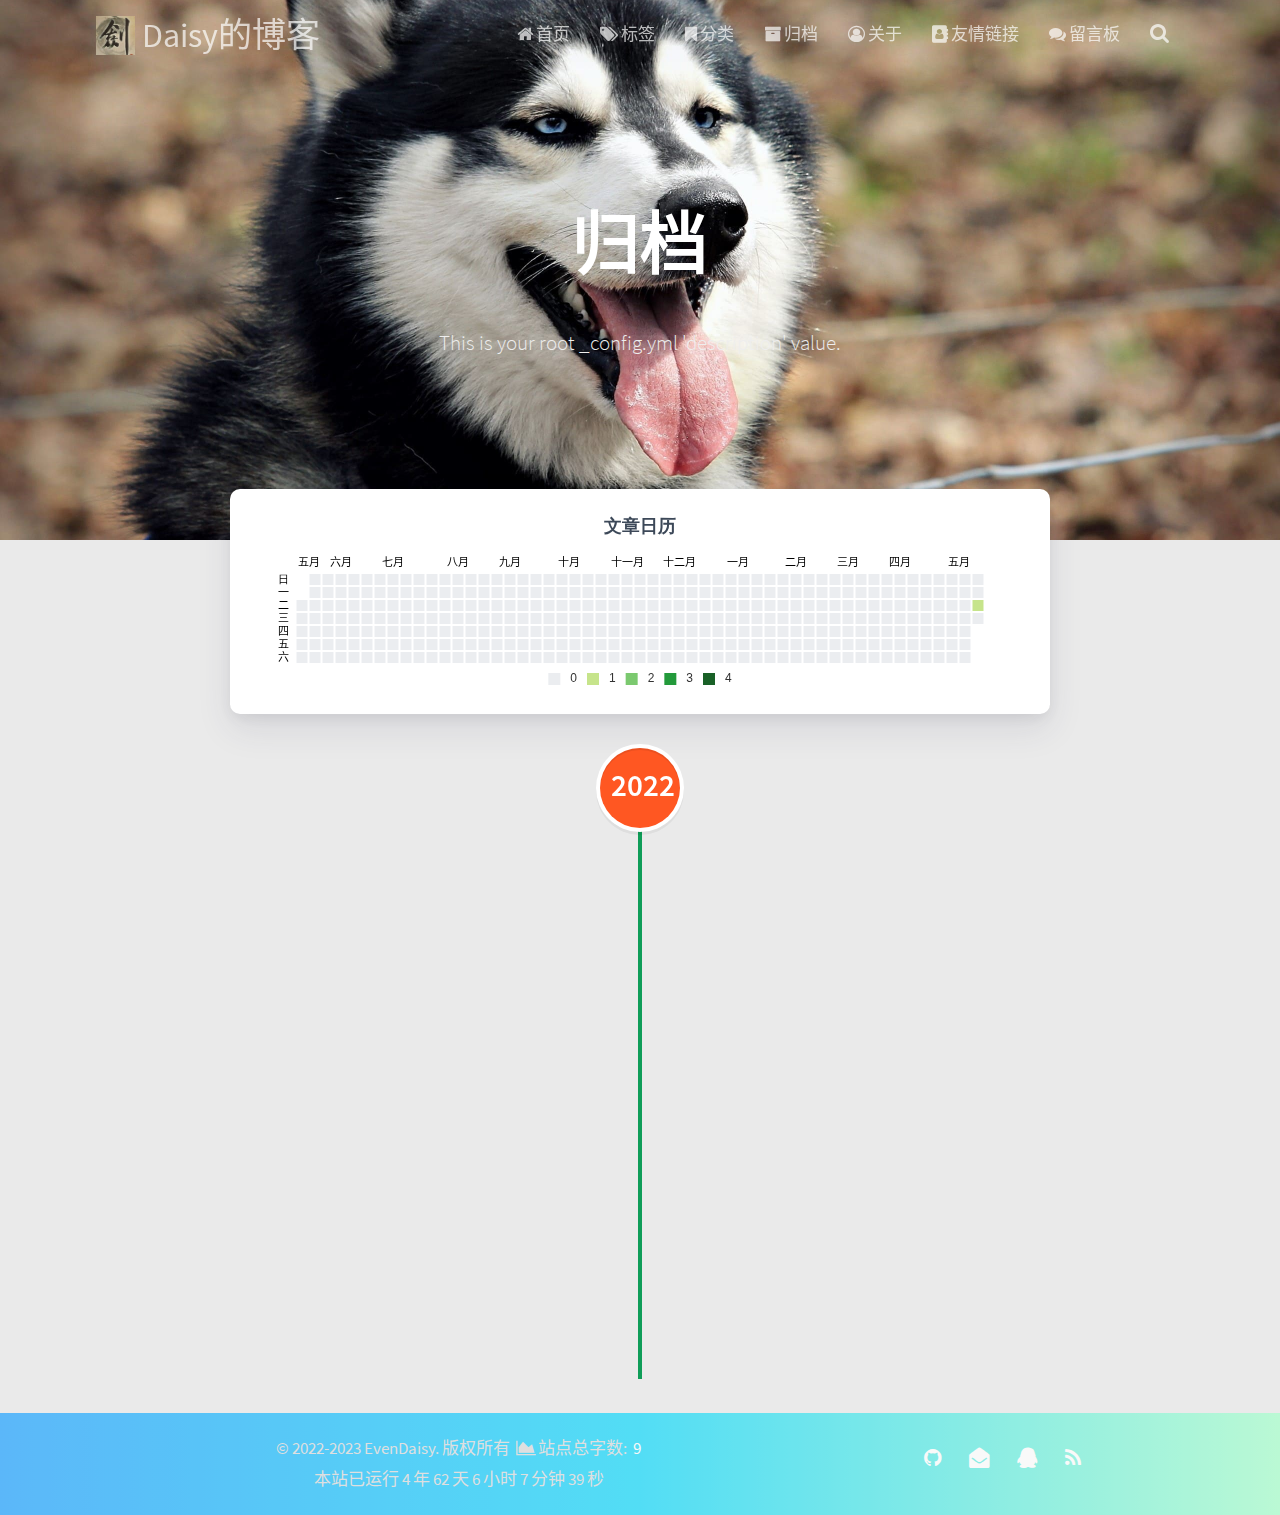
<file: archives/2022/index.html>
<!DOCTYPE HTML>
<html lang="zh-CN">


<head>
    <meta charset="utf-8">
    <meta name="keywords" content="归档: 2022, Daisy的博客">
    <meta name="baidu-site-verification" content="code-RLlNB4mIUG" />
    <meta name="google-site-verification" content="**yCy2azpds5XSuGZvis6OuA-XIGF5GuGpYRAaGfD6o48" />
    <meta name="360-site-verification" content="**b7c11a830ef90fd1464ad6206bb7b6e7" />
    <meta name="description" content="归档: 2022 | Daisy的博客">
    <meta http-equiv="X-UA-Compatible" content="IE=edge">
    <meta name="viewport" content="width=device-width, initial-scale=1.0, user-scalable=no">
    <meta name="renderer" content="webkit|ie-stand|ie-comp">
    <meta name="mobile-web-app-capable" content="yes">
    <meta name="format-detection" content="telephone=no">
    <meta name="apple-mobile-web-app-capable" content="yes">
    <meta name="apple-mobile-web-app-status-bar-style" content="black-translucent">
    <title>归档: 2022 | Daisy的博客</title>
    <link rel="icon" type="image/png" href="/favicon.png">

    <link rel="stylesheet" type="text/css" href="/libs/awesome/css/font-awesome.min.css">
    <link rel="stylesheet" type="text/css" href="/libs/materialize/materialize.min.css">
    <link rel="stylesheet" type="text/css" href="/libs/aos/aos.css">
    <link rel="stylesheet" type="text/css" href="/libs/animate/animate.min.css">
    <link rel="stylesheet" type="text/css" href="/libs/lightGallery/css/lightgallery.min.css">
    <link rel="stylesheet" type="text/css" href="/css/matery.css">
    <link rel="stylesheet" type="text/css" href="/css/my.css">
    <style type="text/css">
        
    </style>

    <script src="/libs/jquery/jquery-2.2.0.min.js"></script>
    <script src="https://sdk.jinrishici.com/v2/browser/jinrishici.js" charset="utf-8"></script>
    <script>
        var _hmt = _hmt || [];
        (function () {
            var hm = document.createElement("script");
            hm.src = "https://hm.baidu.com/hm.js?ce84511d3df71640a9378a69f6293044";
            var s = document.getElementsByTagName("script")[0];
            s.parentNode.insertBefore(hm, s);
        })();
    </script>

    
        <script>
            (function(){
                var bp = document.createElement('script');
                var curProtocol = window.location.protocol.split(':')[0];
                if (curProtocol === 'https') {
                    bp.src = 'https://zz.bdstatic.com/linksubmit/push.js';        
                }
                else {
                    bp.src = 'http://push.zhanzhang.baidu.com/push.js';
                }
                var s = document.getElementsByTagName("script")[0];
                s.parentNode.insertBefore(bp, s);
            })();
        </script>
    

    <script>
        (function(){
        var src = "https://jspassport.ssl.qhimg.com/11.0.1.js?d182b3f28525f2db83acfaaf6e696dba";
        document.write('<script src="' + src + '" id="sozz"><\/script>');
        })();
    </script>

<meta name="generator" content="Hexo 6.2.0"><link rel="alternate" href="/atom.xml" title="Daisy的博客" type="application/atom+xml">
<link rel="stylesheet" href="/css/prism-tomorrow.css" type="text/css">
<link rel="stylesheet" href="/css/prism-line-numbers.css" type="text/css"></head>

<body>

    <header class="navbar-fixed">
    <nav id="headNav" class="bg-color nav-transparent">
        <div id="navContainer" class="nav-wrapper container">
            <div class="brand-logo">
                <a href="/" class="waves-effect waves-light">
                    
                    <img src="/medias/logo.png" class="logo-img" alt="LOGO">
                    
                    <span class="logo-span">Daisy的博客</span>
                </a>
            </div>
            

<a href="#" data-target="mobile-nav" class="sidenav-trigger button-collapse"><i class="fa fa-navicon"></i></a>
<ul class="right">
    
    <li class="hide-on-med-and-down">
        <a href="/" class="waves-effect waves-light">
            
            <i class="fa fa-home"></i>
            
            <span>首页</span>
        </a>
    </li>
    
    <li class="hide-on-med-and-down">
        <a href="/tags" class="waves-effect waves-light">
            
            <i class="fa fa-tags"></i>
            
            <span>标签</span>
        </a>
    </li>
    
    <li class="hide-on-med-and-down">
        <a href="/categories" class="waves-effect waves-light">
            
            <i class="fa fa-bookmark"></i>
            
            <span>分类</span>
        </a>
    </li>
    
    <li class="hide-on-med-and-down">
        <a href="/archives" class="waves-effect waves-light">
            
            <i class="fa fa-archive"></i>
            
            <span>归档</span>
        </a>
    </li>
    
    <li class="hide-on-med-and-down">
        <a href="/about" class="waves-effect waves-light">
            
            <i class="fa fa-user-circle-o"></i>
            
            <span>关于</span>
        </a>
    </li>
    
    <li class="hide-on-med-and-down">
        <a href="/friends" class="waves-effect waves-light">
            
            <i class="fa fa-address-book"></i>
            
            <span>友情链接</span>
        </a>
    </li>
    
    <li class="hide-on-med-and-down">
        <a href="/contact" class="waves-effect waves-light">
            
            <i class="fa fa-comments"></i>
            
            <span>留言板</span>
        </a>
    </li>
    
    <li>
        <a href="#searchModal" class="modal-trigger waves-effect waves-light">
            <i id="searchIcon" class="fa fa-search" title="搜索"></i>
        </a>
    </li>
</ul>

<div id="mobile-nav" class="side-nav sidenav">

    <div class="mobile-head bg-color">
        
        <img src="/medias/logo.png" class="logo-img circle responsive-img">
        
        <div class="logo-name">Daisy的博客</div>
        <div class="logo-desc">
            
            Never really desperate, only the lost of the soul.
            
        </div>
    </div>

    

    <ul class="menu-list mobile-menu-list">
        
        <li>
            <a href="/" class="waves-effect waves-light">
                
                <i class="fa fa-fw fa-home"></i>
                
                首页
            </a>
        </li>
        
        <li>
            <a href="/tags" class="waves-effect waves-light">
                
                <i class="fa fa-fw fa-tags"></i>
                
                标签
            </a>
        </li>
        
        <li>
            <a href="/categories" class="waves-effect waves-light">
                
                <i class="fa fa-fw fa-bookmark"></i>
                
                分类
            </a>
        </li>
        
        <li>
            <a href="/archives" class="waves-effect waves-light">
                
                <i class="fa fa-fw fa-archive"></i>
                
                归档
            </a>
        </li>
        
        <li>
            <a href="/about" class="waves-effect waves-light">
                
                <i class="fa fa-fw fa-user-circle-o"></i>
                
                关于
            </a>
        </li>
        
        <li>
            <a href="/friends" class="waves-effect waves-light">
                
                <i class="fa fa-fw fa-address-book"></i>
                
                友情链接
            </a>
        </li>
        
        <li>
            <a href="/contact" class="waves-effect waves-light">
                
                <i class="fa fa-fw fa-comments"></i>
                
                留言板
            </a>
        </li>
        
        
        <li><div class="divider"></div></li>
        <li>
            <a href="https://github.com" class="waves-effect waves-light" target="_blank">
                <i class="fa fa-github-square fa-fw"></i>Fork Me
            </a>
        </li>
        
    </ul>
</div>

        </div>

        
            <style>
    .nav-transparent .github-corner {
        display: none !important;
    }

    .github-corner {
        position: absolute;
        z-index: 10;
        top: 0;
        right: 0;
        border: 0;
        transform: scale(1.1);
    }

    .github-corner svg {
        color: #0f9d58;
        fill: #fff;
        height: 64px;
        width: 64px;
    }

    .github-corner:hover .octo-arm {
        animation: a 0.56s ease-in-out;
    }

    .github-corner .octo-arm {
        animation: none;
    }

    @keyframes a {
        0%,
        to {
            transform: rotate(0);
        }
        20%,
        60% {
            transform: rotate(-25deg);
        }
        40%,
        80% {
            transform: rotate(10deg);
        }
    }
</style>

<a href="https://github.com" class="github-corner tooltipped hide-on-med-and-down" target="_blank"
   data-tooltip="Fork Me" data-position="left" data-delay="50">
    <svg viewBox="0 0 250 250" aria-hidden="true">
        <path d="M0,0 L115,115 L130,115 L142,142 L250,250 L250,0 Z"></path>
        <path d="M128.3,109.0 C113.8,99.7 119.0,89.6 119.0,89.6 C122.0,82.7 120.5,78.6 120.5,78.6 C119.2,72.0 123.4,76.3 123.4,76.3 C127.3,80.9 125.5,87.3 125.5,87.3 C122.9,97.6 130.6,101.9 134.4,103.2"
              fill="currentColor" style="transform-origin: 130px 106px;" class="octo-arm"></path>
        <path d="M115.0,115.0 C114.9,115.1 118.7,116.5 119.8,115.4 L133.7,101.6 C136.9,99.2 139.9,98.4 142.2,98.6 C133.8,88.0 127.5,74.4 143.8,58.0 C148.5,53.4 154.0,51.2 159.7,51.0 C160.3,49.4 163.2,43.6 171.4,40.1 C171.4,40.1 176.1,42.5 178.8,56.2 C183.1,58.6 187.2,61.8 190.9,65.4 C194.5,69.0 197.7,73.2 200.1,77.6 C213.8,80.2 216.3,84.9 216.3,84.9 C212.7,93.1 206.9,96.0 205.4,96.6 C205.1,102.4 203.0,107.8 198.3,112.5 C181.9,128.9 168.3,122.5 157.7,114.1 C157.9,116.9 156.7,120.9 152.7,124.9 L141.0,136.5 C139.8,137.7 141.6,141.9 141.8,141.8 Z"
              fill="currentColor" class="octo-body"></path>
    </svg>
</a>
        
    </nav>

</header>

    <div class="bg-cover pd-header about-cover">
    <div class="container">
    <div class="row">
    <div class="col s10 offset-s1 m8 offset-m2 l8 offset-l2">
        <div class="brand">
            <div class="title center-align">
                <!-- 
                    因谁之故，衣染红尘
                 -->
                
                    归档
                
            </div>

            <div class="description center-align">
                
                    This is your root _config.yml 'description' value.
                
            </div>
        </div>
    </div>
</div>
<script>
// 每天切换 banner 图.  Switch banner image every day.
$('.bg-cover').css('background-image', 'url(/medias/banner/' + new Date().getDay() + '.jpg)');
</script>
    </div>
</div>

<main class="content">

    
    <div class="container archive-calendar">
    <div class="card">
        <div id="post-calendar" class="card-content"></div>
    </div>
</div>

<script type="text/javascript" src="/libs/echarts/echarts.min.js"></script>
<script type="text/javascript">
    let myChart = echarts.init(document.getElementById('post-calendar'));

    

    let option = {
        title: {
            top: 0,
            text: '文章日历',
            left: 'center',
            textStyle: {
                color: '#3C4858'
            }
        },
        tooltip: {
            padding: 10,
            backgroundColor: '#555',
            borderColor: '#777',
            borderWidth: 1,
            formatter: function (obj) {
                var value = obj.value;
                return '<div style="font-size: 14px;">' + value[0] + '：' + value[1] + '</div>';
            }
        },
        visualMap: {
            show: true,
            showLabel: true,
            categories: [0, 1, 2, 3, 4],
            calculable: true,
            inRange: {
                symbol: 'rect',
                color: ['#ebedf0', '#c6e48b', '#7bc96f', '#239a3b', '#196127']
            },
            itemWidth: 12,
            itemHeight: 12,
            orient: 'horizontal',
            left: 'center',
            bottom: 0
        },
        calendar: [{
            left: 'center',
            range: ["2021-05-25", "2022-05-25"],
            cellSize: [13, 13],
            splitLine: {
                show: false
            },
            itemStyle: {
                borderColor: '#fff',
                borderWidth: 2
            },
            yearLabel: {
                show: false
            },
            monthLabel: {
                nameMap: 'cn',
                fontSize: 11
            },
            dayLabel: {
                formatter: '{start}  1st',
                nameMap: 'cn',
                fontSize: 11
            }
        }],
        series: [{
            type: 'heatmap',
            coordinateSystem: 'calendar',
            calendarIndex: 0,
            data: [["2021-05-25", 0], ["2021-05-26", 0], ["2021-05-27", 0], ["2021-05-28", 0], ["2021-05-29", 0], ["2021-05-30", 0], ["2021-05-31", 0], ["2021-06-01", 0], ["2021-06-02", 0], ["2021-06-03", 0], ["2021-06-04", 0], ["2021-06-05", 0], ["2021-06-06", 0], ["2021-06-07", 0], ["2021-06-08", 0], ["2021-06-09", 0], ["2021-06-10", 0], ["2021-06-11", 0], ["2021-06-12", 0], ["2021-06-13", 0], ["2021-06-14", 0], ["2021-06-15", 0], ["2021-06-16", 0], ["2021-06-17", 0], ["2021-06-18", 0], ["2021-06-19", 0], ["2021-06-20", 0], ["2021-06-21", 0], ["2021-06-22", 0], ["2021-06-23", 0], ["2021-06-24", 0], ["2021-06-25", 0], ["2021-06-26", 0], ["2021-06-27", 0], ["2021-06-28", 0], ["2021-06-29", 0], ["2021-06-30", 0], ["2021-07-01", 0], ["2021-07-02", 0], ["2021-07-03", 0], ["2021-07-04", 0], ["2021-07-05", 0], ["2021-07-06", 0], ["2021-07-07", 0], ["2021-07-08", 0], ["2021-07-09", 0], ["2021-07-10", 0], ["2021-07-11", 0], ["2021-07-12", 0], ["2021-07-13", 0], ["2021-07-14", 0], ["2021-07-15", 0], ["2021-07-16", 0], ["2021-07-17", 0], ["2021-07-18", 0], ["2021-07-19", 0], ["2021-07-20", 0], ["2021-07-21", 0], ["2021-07-22", 0], ["2021-07-23", 0], ["2021-07-24", 0], ["2021-07-25", 0], ["2021-07-26", 0], ["2021-07-27", 0], ["2021-07-28", 0], ["2021-07-29", 0], ["2021-07-30", 0], ["2021-07-31", 0], ["2021-08-01", 0], ["2021-08-02", 0], ["2021-08-03", 0], ["2021-08-04", 0], ["2021-08-05", 0], ["2021-08-06", 0], ["2021-08-07", 0], ["2021-08-08", 0], ["2021-08-09", 0], ["2021-08-10", 0], ["2021-08-11", 0], ["2021-08-12", 0], ["2021-08-13", 0], ["2021-08-14", 0], ["2021-08-15", 0], ["2021-08-16", 0], ["2021-08-17", 0], ["2021-08-18", 0], ["2021-08-19", 0], ["2021-08-20", 0], ["2021-08-21", 0], ["2021-08-22", 0], ["2021-08-23", 0], ["2021-08-24", 0], ["2021-08-25", 0], ["2021-08-26", 0], ["2021-08-27", 0], ["2021-08-28", 0], ["2021-08-29", 0], ["2021-08-30", 0], ["2021-08-31", 0], ["2021-09-01", 0], ["2021-09-02", 0], ["2021-09-03", 0], ["2021-09-04", 0], ["2021-09-05", 0], ["2021-09-06", 0], ["2021-09-07", 0], ["2021-09-08", 0], ["2021-09-09", 0], ["2021-09-10", 0], ["2021-09-11", 0], ["2021-09-12", 0], ["2021-09-13", 0], ["2021-09-14", 0], ["2021-09-15", 0], ["2021-09-16", 0], ["2021-09-17", 0], ["2021-09-18", 0], ["2021-09-19", 0], ["2021-09-20", 0], ["2021-09-21", 0], ["2021-09-22", 0], ["2021-09-23", 0], ["2021-09-24", 0], ["2021-09-25", 0], ["2021-09-26", 0], ["2021-09-27", 0], ["2021-09-28", 0], ["2021-09-29", 0], ["2021-09-30", 0], ["2021-10-01", 0], ["2021-10-02", 0], ["2021-10-03", 0], ["2021-10-04", 0], ["2021-10-05", 0], ["2021-10-06", 0], ["2021-10-07", 0], ["2021-10-08", 0], ["2021-10-09", 0], ["2021-10-10", 0], ["2021-10-11", 0], ["2021-10-12", 0], ["2021-10-13", 0], ["2021-10-14", 0], ["2021-10-15", 0], ["2021-10-16", 0], ["2021-10-17", 0], ["2021-10-18", 0], ["2021-10-19", 0], ["2021-10-20", 0], ["2021-10-21", 0], ["2021-10-22", 0], ["2021-10-23", 0], ["2021-10-24", 0], ["2021-10-25", 0], ["2021-10-26", 0], ["2021-10-27", 0], ["2021-10-28", 0], ["2021-10-29", 0], ["2021-10-30", 0], ["2021-10-31", 0], ["2021-11-01", 0], ["2021-11-02", 0], ["2021-11-03", 0], ["2021-11-04", 0], ["2021-11-05", 0], ["2021-11-06", 0], ["2021-11-07", 0], ["2021-11-08", 0], ["2021-11-09", 0], ["2021-11-10", 0], ["2021-11-11", 0], ["2021-11-12", 0], ["2021-11-13", 0], ["2021-11-14", 0], ["2021-11-15", 0], ["2021-11-16", 0], ["2021-11-17", 0], ["2021-11-18", 0], ["2021-11-19", 0], ["2021-11-20", 0], ["2021-11-21", 0], ["2021-11-22", 0], ["2021-11-23", 0], ["2021-11-24", 0], ["2021-11-25", 0], ["2021-11-26", 0], ["2021-11-27", 0], ["2021-11-28", 0], ["2021-11-29", 0], ["2021-11-30", 0], ["2021-12-01", 0], ["2021-12-02", 0], ["2021-12-03", 0], ["2021-12-04", 0], ["2021-12-05", 0], ["2021-12-06", 0], ["2021-12-07", 0], ["2021-12-08", 0], ["2021-12-09", 0], ["2021-12-10", 0], ["2021-12-11", 0], ["2021-12-12", 0], ["2021-12-13", 0], ["2021-12-14", 0], ["2021-12-15", 0], ["2021-12-16", 0], ["2021-12-17", 0], ["2021-12-18", 0], ["2021-12-19", 0], ["2021-12-20", 0], ["2021-12-21", 0], ["2021-12-22", 0], ["2021-12-23", 0], ["2021-12-24", 0], ["2021-12-25", 0], ["2021-12-26", 0], ["2021-12-27", 0], ["2021-12-28", 0], ["2021-12-29", 0], ["2021-12-30", 0], ["2021-12-31", 0], ["2022-01-01", 0], ["2022-01-02", 0], ["2022-01-03", 0], ["2022-01-04", 0], ["2022-01-05", 0], ["2022-01-06", 0], ["2022-01-07", 0], ["2022-01-08", 0], ["2022-01-09", 0], ["2022-01-10", 0], ["2022-01-11", 0], ["2022-01-12", 0], ["2022-01-13", 0], ["2022-01-14", 0], ["2022-01-15", 0], ["2022-01-16", 0], ["2022-01-17", 0], ["2022-01-18", 0], ["2022-01-19", 0], ["2022-01-20", 0], ["2022-01-21", 0], ["2022-01-22", 0], ["2022-01-23", 0], ["2022-01-24", 0], ["2022-01-25", 0], ["2022-01-26", 0], ["2022-01-27", 0], ["2022-01-28", 0], ["2022-01-29", 0], ["2022-01-30", 0], ["2022-01-31", 0], ["2022-02-01", 0], ["2022-02-02", 0], ["2022-02-03", 0], ["2022-02-04", 0], ["2022-02-05", 0], ["2022-02-06", 0], ["2022-02-07", 0], ["2022-02-08", 0], ["2022-02-09", 0], ["2022-02-10", 0], ["2022-02-11", 0], ["2022-02-12", 0], ["2022-02-13", 0], ["2022-02-14", 0], ["2022-02-15", 0], ["2022-02-16", 0], ["2022-02-17", 0], ["2022-02-18", 0], ["2022-02-19", 0], ["2022-02-20", 0], ["2022-02-21", 0], ["2022-02-22", 0], ["2022-02-23", 0], ["2022-02-24", 0], ["2022-02-25", 0], ["2022-02-26", 0], ["2022-02-27", 0], ["2022-02-28", 0], ["2022-03-01", 0], ["2022-03-02", 0], ["2022-03-03", 0], ["2022-03-04", 0], ["2022-03-05", 0], ["2022-03-06", 0], ["2022-03-07", 0], ["2022-03-08", 0], ["2022-03-09", 0], ["2022-03-10", 0], ["2022-03-11", 0], ["2022-03-12", 0], ["2022-03-13", 0], ["2022-03-14", 0], ["2022-03-15", 0], ["2022-03-16", 0], ["2022-03-17", 0], ["2022-03-18", 0], ["2022-03-19", 0], ["2022-03-20", 0], ["2022-03-21", 0], ["2022-03-22", 0], ["2022-03-23", 0], ["2022-03-24", 0], ["2022-03-25", 0], ["2022-03-26", 0], ["2022-03-27", 0], ["2022-03-28", 0], ["2022-03-29", 0], ["2022-03-30", 0], ["2022-03-31", 0], ["2022-04-01", 0], ["2022-04-02", 0], ["2022-04-03", 0], ["2022-04-04", 0], ["2022-04-05", 0], ["2022-04-06", 0], ["2022-04-07", 0], ["2022-04-08", 0], ["2022-04-09", 0], ["2022-04-10", 0], ["2022-04-11", 0], ["2022-04-12", 0], ["2022-04-13", 0], ["2022-04-14", 0], ["2022-04-15", 0], ["2022-04-16", 0], ["2022-04-17", 0], ["2022-04-18", 0], ["2022-04-19", 0], ["2022-04-20", 0], ["2022-04-21", 0], ["2022-04-22", 0], ["2022-04-23", 0], ["2022-04-24", 0], ["2022-04-25", 0], ["2022-04-26", 0], ["2022-04-27", 0], ["2022-04-28", 0], ["2022-04-29", 0], ["2022-04-30", 0], ["2022-05-01", 0], ["2022-05-02", 0], ["2022-05-03", 0], ["2022-05-04", 0], ["2022-05-05", 0], ["2022-05-06", 0], ["2022-05-07", 0], ["2022-05-08", 0], ["2022-05-09", 0], ["2022-05-10", 0], ["2022-05-11", 0], ["2022-05-12", 0], ["2022-05-13", 0], ["2022-05-14", 0], ["2022-05-15", 0], ["2022-05-16", 0], ["2022-05-17", 0], ["2022-05-18", 0], ["2022-05-19", 0], ["2022-05-20", 0], ["2022-05-21", 0], ["2022-05-22", 0], ["2022-05-23", 0], ["2022-05-24", 1], ["2022-05-25", 0]]
        }]

    };

    myChart.setOption(option);
</script>
    

    

    <div id="cd-timeline" class="container">
        
        <div class="cd-timeline-block">

            
            
            
            <div class="cd-timeline-img year" data-aos="zoom-in-up">
                <a href="/archives/2022">2022</a>
            </div>
            

            
            
            
            <div class="cd-timeline-img month" data-aos="zoom-in-up">
                <a href="/archives/2022/05">05</a>
            </div>
            

            
            <div class="cd-timeline-img day" data-aos="zoom-in-up">
                <span>24</span>
            </div>
            <article class="cd-timeline-content" data-aos="fade-up">
                <div class="article col s12 m6">
                    <div class="card">
                        <a href="/2022/05/24/mian-shi-ti-zong-jie/">
                            <div class="card-image">
                                
                                
                                <img src="/medias/featureimages/19.jpg" class="responsive-img" alt="面试题总结">
                                
                                <span class="card-title">面试题总结</span>
                            </div>
                        </a>
                        <div class="card-content article-content">
                            <div class="summary block-with-text">
                                
                                
  31c36449d9bfb570fec2008cb0060e9b07953ae97196e2cf0da94624135f7fde29bd2b3f8bf9263c4bdb7051d0af58bf0ebb90f32ba03284c636e
                                
                            </div>
                            <div class="publish-info">
                                <span class="publish-date">
                                    <i
                                        class="fa fa-clock-o fa-fw icon-date"></i>2022-05-24
                                </span>
                                <span class="publish-author">
                                    
                                    <i class="fa fa-bookmark fa-fw icon-category"></i>
                                    
                                    <a href="/categories/%E7%AC%94%E8%AE%B0/" class="post-category" target="_blank">
                                        笔记
                                    </a>
                                    
                                    
                                </span>
                            </div>
                        </div>

                        
                        <div class="card-action article-tags">
                            
                            <a href="/tags/%E9%9D%A2%E8%AF%95/"><span class="chip bg-color">面试</span></a>
                            
                        </div>
                        
                    </div>
                </div>
            </article>
        </div>
        
    </div>

</main>


    <footer class="page-footer bg-color">
    <div class="container row center-align">
        <div class="col s12 m8 l8 copy-right">
            &copy; 2022-2023 EvenDaisy. 版权所有

            
            &nbsp;<i class="fa fa-area-chart"></i>&nbsp;站点总字数:&nbsp;
            <span class="white-color">9</span>
            

            <br>
            <span id="sitetime"></span>

            
            
            <br>
            
            <span id="busuanzi_container_site_pv" style='display:none'>
                <i class="fa fa-heart-o"></i>
                本站总访问量 <span id="busuanzi_value_site_pv" class="white-color"></span>
            </span>
            
            
            <span id="busuanzi_container_site_uv" style='display:none'>
                人次,&nbsp;访客数 <span id="busuanzi_value_site_uv" class="white-color"></span> 人.
            </span>
            
            
        </div>
        <div class="col s12 m4 l4 social-link social-statis">
    <a href="https://github.com/evendaisy" class="tooltipped" target="_blank" data-tooltip="访问我的GitHub" data-position="top" data-delay="50">
        <i class="fa fa-github"></i>
    </a>



    <a href="mailto:820875211@qq.com" class="tooltipped" target="_blank" data-tooltip="邮件联系我" data-position="top" data-delay="50">
        <i class="fa fa-envelope-open"></i>
    </a>



    <a href="http://wpa.qq.com/msgrd?v=3&uin=820875221&site=qq&menu=yes" class="tooltipped" target="_blank" data-tooltip="访问我的知乎" data-position="top" data-delay="50">
        <i class="fa fa-qq"></i>
    </a>



    <a href="/atom.xml" class="tooltipped" target="_blank" data-tooltip="RSS 订阅" data-position="top" data-delay="50">
        <i class="fa fa-rss"></i>
    </a>
</div>
    </div>
</footer>

<div class="progress-bar"></div>

<!-- 不蒜子计数初始值纠正 -->
<script>
    $(document).ready(function () {

        var int = setInterval(fixCount, 50);
        var pvcountOffset = 0;
        var uvcountOffset = 0;

        function fixCount() {
            if (document.getElementById("busuanzi_container_site_pv").style.display != "none") {
                $("#busuanzi_value_site_pv").html(parseInt($("#busuanzi_value_site_pv").html()) + pvcountOffset);
                clearInterval(int);
            }
            if ($("#busuanzi_container_site_pv").css("display") != "none") {
                $("#busuanzi_value_site_uv").html(parseInt($("#busuanzi_value_site_uv").html()) + uvcountOffset); // 加上初始数据 
                clearInterval(int);
            }
        }
    });
</script>

<script language=javascript>
    function siteTime() {
        window.setTimeout("siteTime()", 1000);
        var seconds = 1000;
        var minutes = seconds * 60;
        var hours = minutes * 60;
        var days = hours * 24;
        var years = days * 365;
        var today = new Date();
        var todayYear = today.getFullYear();
        var todayMonth = today.getMonth() + 1;
        var todayDate = today.getDate();
        var todayHour = today.getHours();
        var todayMinute = today.getMinutes();
        var todaySecond = today.getSeconds();
        /* Date.UTC() -- 返回date对象距世界标准时间(UTC)1970年1月1日午夜之间的毫秒数(时间戳)
        year - 作为date对象的年份，为4位年份值
        month - 0-11之间的整数，做为date对象的月份
        day - 1-31之间的整数，做为date对象的天数
        hours - 0(午夜24点)-23之间的整数，做为date对象的小时数
        minutes - 0-59之间的整数，做为date对象的分钟数
        seconds - 0-59之间的整数，做为date对象的秒数
        microseconds - 0-999之间的整数，做为date对象的毫秒数 */
        var t1 = Date.UTC(2022, 05, 24, 00, 00, 00); //北京时间2018-2-13 00:00:00
        var t2 = Date.UTC(todayYear, todayMonth, todayDate, todayHour, todayMinute, todaySecond);
        var diff = t2 - t1;
        var diffYears = Math.floor(diff / years);
        var diffDays = Math.floor((diff / days) - diffYears * 365);
        var diffHours = Math.floor((diff - (diffYears * 365 + diffDays) * days) / hours);
        var diffMinutes = Math.floor((diff - (diffYears * 365 + diffDays) * days - diffHours * hours) / minutes);
        var diffSeconds = Math.floor((diff - (diffYears * 365 + diffDays) * days - diffHours * hours - diffMinutes * minutes) / seconds);
        document.getElementById("sitetime").innerHTML = "本站已运行 " + diffYears + " 年 " + diffDays + " 天 " + diffHours + " 小时 " + diffMinutes + " 分钟 " + diffSeconds + " 秒";
    }/*因为建站时间还没有一年，就将之注释掉了。需要的可以取消*/
    siteTime();
</script>

    <!-- 搜索遮罩框 -->
<div id="searchModal" class="modal">
    <div class="modal-content">
        <div class="search-header">
            <span class="title"><i class="fa fa-search"></i>&nbsp;&nbsp;搜索</span>
            <input type="search" id="searchInput" name="s" placeholder="请输入搜索的关键字"
                   class="search-input">
        </div>
        <div id="searchResult"></div>
    </div>
</div>

<script src="/js/search.js"></script>
<script type="text/javascript">
$(function () {
    searchFunc("/" + "search.xml", 'searchInput', 'searchResult');
});
</script>
    <!-- 回到顶部按钮 -->
<div id="backTop" class="top-scroll">
    <a class="btn-floating btn-large waves-effect waves-light" href="#!">
        <i class="fa fa-angle-up"></i>
    </a>
</div>


    <script src="/libs/materialize/materialize.min.js"></script>
    <script src="/libs/masonry/masonry.pkgd.min.js"></script>
    <script src="/libs/aos/aos.js"></script>
    <script src="/libs/scrollprogress/scrollProgress.min.js"></script>
    <script src="/libs/lightGallery/js/lightgallery-all.min.js"></script>
    <script src="/js/matery.js"></script>

    <script type="text/javascript"> var OriginTitile = document.title, st; document.addEventListener("visibilitychange", function () { document.hidden ? (document.title = "Σ(っ °Д °;)っ喔哟，崩溃啦！", clearTimeout(st)) : (document.title = "φ(゜▽゜*)♪咦，又好了！", st = setTimeout(function () { document.title = OriginTitile }, 3e3)) })
    </script>

    <!-- Global site tag (gtag.js) - Google Analytics -->

<script async src="https://www.googletagmanager.com/gtag/js?id=查教程获取"></script>
<script>
    window.dataLayer = window.dataLayer || [];
    function gtag() {
        dataLayer.push(arguments);
    }

    gtag('js', new Date());
    gtag('config', '查教程获取');
</script>



    
    <script src="/libs/others/clicklove.js"></script>
    

    
    <script async src="/libs/others/busuanzi.pure.mini.js"></script>
    

    <!-- 雪花特效 -->
    

</body>

</html>
</file>
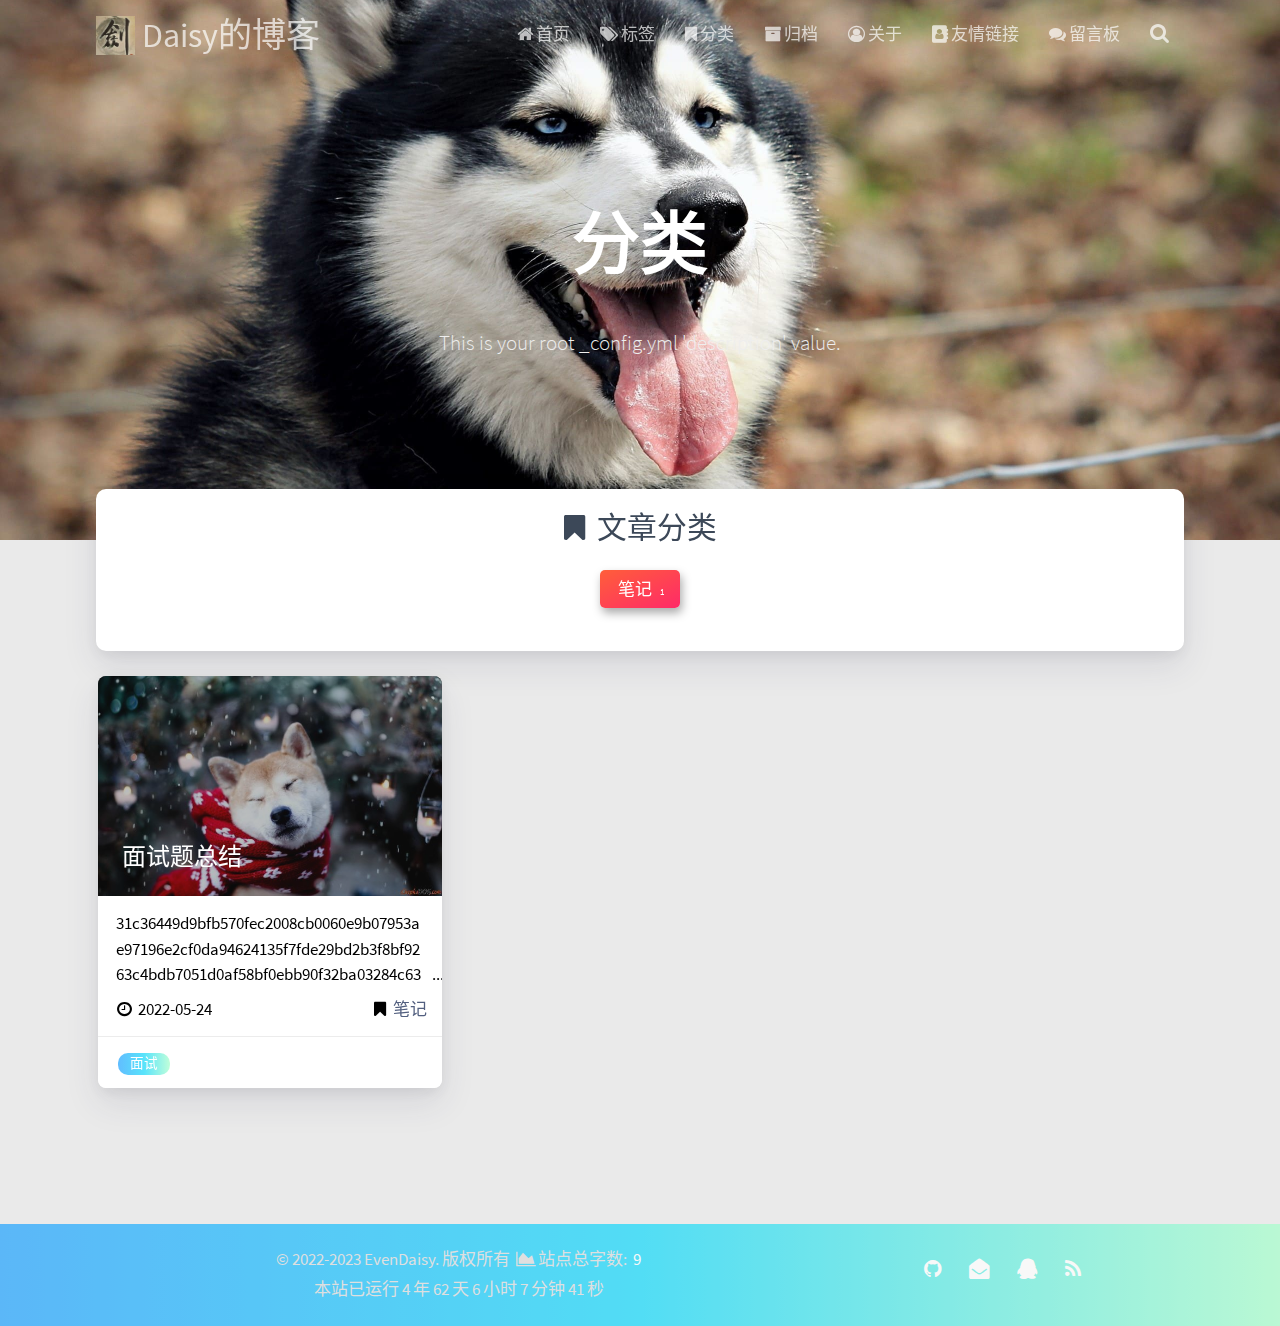
<file: categories/笔记/index.html>
<!DOCTYPE HTML>
<html lang="zh-CN">


<head>
    <meta charset="utf-8">
    <meta name="keywords" content="分类: 笔记, Daisy的博客">
    <meta name="baidu-site-verification" content="code-RLlNB4mIUG" />
    <meta name="google-site-verification" content="**yCy2azpds5XSuGZvis6OuA-XIGF5GuGpYRAaGfD6o48" />
    <meta name="360-site-verification" content="**b7c11a830ef90fd1464ad6206bb7b6e7" />
    <meta name="description" content="分类: 笔记 | Daisy的博客">
    <meta http-equiv="X-UA-Compatible" content="IE=edge">
    <meta name="viewport" content="width=device-width, initial-scale=1.0, user-scalable=no">
    <meta name="renderer" content="webkit|ie-stand|ie-comp">
    <meta name="mobile-web-app-capable" content="yes">
    <meta name="format-detection" content="telephone=no">
    <meta name="apple-mobile-web-app-capable" content="yes">
    <meta name="apple-mobile-web-app-status-bar-style" content="black-translucent">
    <title>分类: 笔记 | Daisy的博客</title>
    <link rel="icon" type="image/png" href="/favicon.png">

    <link rel="stylesheet" type="text/css" href="/libs/awesome/css/font-awesome.min.css">
    <link rel="stylesheet" type="text/css" href="/libs/materialize/materialize.min.css">
    <link rel="stylesheet" type="text/css" href="/libs/aos/aos.css">
    <link rel="stylesheet" type="text/css" href="/libs/animate/animate.min.css">
    <link rel="stylesheet" type="text/css" href="/libs/lightGallery/css/lightgallery.min.css">
    <link rel="stylesheet" type="text/css" href="/css/matery.css">
    <link rel="stylesheet" type="text/css" href="/css/my.css">
    <style type="text/css">
        
    </style>

    <script src="/libs/jquery/jquery-2.2.0.min.js"></script>
    <script src="https://sdk.jinrishici.com/v2/browser/jinrishici.js" charset="utf-8"></script>
    <script>
        var _hmt = _hmt || [];
        (function () {
            var hm = document.createElement("script");
            hm.src = "https://hm.baidu.com/hm.js?ce84511d3df71640a9378a69f6293044";
            var s = document.getElementsByTagName("script")[0];
            s.parentNode.insertBefore(hm, s);
        })();
    </script>

    
        <script>
            (function(){
                var bp = document.createElement('script');
                var curProtocol = window.location.protocol.split(':')[0];
                if (curProtocol === 'https') {
                    bp.src = 'https://zz.bdstatic.com/linksubmit/push.js';        
                }
                else {
                    bp.src = 'http://push.zhanzhang.baidu.com/push.js';
                }
                var s = document.getElementsByTagName("script")[0];
                s.parentNode.insertBefore(bp, s);
            })();
        </script>
    

    <script>
        (function(){
        var src = "https://jspassport.ssl.qhimg.com/11.0.1.js?d182b3f28525f2db83acfaaf6e696dba";
        document.write('<script src="' + src + '" id="sozz"><\/script>');
        })();
    </script>

<meta name="generator" content="Hexo 6.2.0"><link rel="alternate" href="/atom.xml" title="Daisy的博客" type="application/atom+xml">
<link rel="stylesheet" href="/css/prism-tomorrow.css" type="text/css">
<link rel="stylesheet" href="/css/prism-line-numbers.css" type="text/css"></head>

<body>

    <header class="navbar-fixed">
    <nav id="headNav" class="bg-color nav-transparent">
        <div id="navContainer" class="nav-wrapper container">
            <div class="brand-logo">
                <a href="/" class="waves-effect waves-light">
                    
                    <img src="/medias/logo.png" class="logo-img" alt="LOGO">
                    
                    <span class="logo-span">Daisy的博客</span>
                </a>
            </div>
            

<a href="#" data-target="mobile-nav" class="sidenav-trigger button-collapse"><i class="fa fa-navicon"></i></a>
<ul class="right">
    
    <li class="hide-on-med-and-down">
        <a href="/" class="waves-effect waves-light">
            
            <i class="fa fa-home"></i>
            
            <span>首页</span>
        </a>
    </li>
    
    <li class="hide-on-med-and-down">
        <a href="/tags" class="waves-effect waves-light">
            
            <i class="fa fa-tags"></i>
            
            <span>标签</span>
        </a>
    </li>
    
    <li class="hide-on-med-and-down">
        <a href="/categories" class="waves-effect waves-light">
            
            <i class="fa fa-bookmark"></i>
            
            <span>分类</span>
        </a>
    </li>
    
    <li class="hide-on-med-and-down">
        <a href="/archives" class="waves-effect waves-light">
            
            <i class="fa fa-archive"></i>
            
            <span>归档</span>
        </a>
    </li>
    
    <li class="hide-on-med-and-down">
        <a href="/about" class="waves-effect waves-light">
            
            <i class="fa fa-user-circle-o"></i>
            
            <span>关于</span>
        </a>
    </li>
    
    <li class="hide-on-med-and-down">
        <a href="/friends" class="waves-effect waves-light">
            
            <i class="fa fa-address-book"></i>
            
            <span>友情链接</span>
        </a>
    </li>
    
    <li class="hide-on-med-and-down">
        <a href="/contact" class="waves-effect waves-light">
            
            <i class="fa fa-comments"></i>
            
            <span>留言板</span>
        </a>
    </li>
    
    <li>
        <a href="#searchModal" class="modal-trigger waves-effect waves-light">
            <i id="searchIcon" class="fa fa-search" title="搜索"></i>
        </a>
    </li>
</ul>

<div id="mobile-nav" class="side-nav sidenav">

    <div class="mobile-head bg-color">
        
        <img src="/medias/logo.png" class="logo-img circle responsive-img">
        
        <div class="logo-name">Daisy的博客</div>
        <div class="logo-desc">
            
            Never really desperate, only the lost of the soul.
            
        </div>
    </div>

    

    <ul class="menu-list mobile-menu-list">
        
        <li>
            <a href="/" class="waves-effect waves-light">
                
                <i class="fa fa-fw fa-home"></i>
                
                首页
            </a>
        </li>
        
        <li>
            <a href="/tags" class="waves-effect waves-light">
                
                <i class="fa fa-fw fa-tags"></i>
                
                标签
            </a>
        </li>
        
        <li>
            <a href="/categories" class="waves-effect waves-light">
                
                <i class="fa fa-fw fa-bookmark"></i>
                
                分类
            </a>
        </li>
        
        <li>
            <a href="/archives" class="waves-effect waves-light">
                
                <i class="fa fa-fw fa-archive"></i>
                
                归档
            </a>
        </li>
        
        <li>
            <a href="/about" class="waves-effect waves-light">
                
                <i class="fa fa-fw fa-user-circle-o"></i>
                
                关于
            </a>
        </li>
        
        <li>
            <a href="/friends" class="waves-effect waves-light">
                
                <i class="fa fa-fw fa-address-book"></i>
                
                友情链接
            </a>
        </li>
        
        <li>
            <a href="/contact" class="waves-effect waves-light">
                
                <i class="fa fa-fw fa-comments"></i>
                
                留言板
            </a>
        </li>
        
        
        <li><div class="divider"></div></li>
        <li>
            <a href="https://github.com" class="waves-effect waves-light" target="_blank">
                <i class="fa fa-github-square fa-fw"></i>Fork Me
            </a>
        </li>
        
    </ul>
</div>

        </div>

        
            <style>
    .nav-transparent .github-corner {
        display: none !important;
    }

    .github-corner {
        position: absolute;
        z-index: 10;
        top: 0;
        right: 0;
        border: 0;
        transform: scale(1.1);
    }

    .github-corner svg {
        color: #0f9d58;
        fill: #fff;
        height: 64px;
        width: 64px;
    }

    .github-corner:hover .octo-arm {
        animation: a 0.56s ease-in-out;
    }

    .github-corner .octo-arm {
        animation: none;
    }

    @keyframes a {
        0%,
        to {
            transform: rotate(0);
        }
        20%,
        60% {
            transform: rotate(-25deg);
        }
        40%,
        80% {
            transform: rotate(10deg);
        }
    }
</style>

<a href="https://github.com" class="github-corner tooltipped hide-on-med-and-down" target="_blank"
   data-tooltip="Fork Me" data-position="left" data-delay="50">
    <svg viewBox="0 0 250 250" aria-hidden="true">
        <path d="M0,0 L115,115 L130,115 L142,142 L250,250 L250,0 Z"></path>
        <path d="M128.3,109.0 C113.8,99.7 119.0,89.6 119.0,89.6 C122.0,82.7 120.5,78.6 120.5,78.6 C119.2,72.0 123.4,76.3 123.4,76.3 C127.3,80.9 125.5,87.3 125.5,87.3 C122.9,97.6 130.6,101.9 134.4,103.2"
              fill="currentColor" style="transform-origin: 130px 106px;" class="octo-arm"></path>
        <path d="M115.0,115.0 C114.9,115.1 118.7,116.5 119.8,115.4 L133.7,101.6 C136.9,99.2 139.9,98.4 142.2,98.6 C133.8,88.0 127.5,74.4 143.8,58.0 C148.5,53.4 154.0,51.2 159.7,51.0 C160.3,49.4 163.2,43.6 171.4,40.1 C171.4,40.1 176.1,42.5 178.8,56.2 C183.1,58.6 187.2,61.8 190.9,65.4 C194.5,69.0 197.7,73.2 200.1,77.6 C213.8,80.2 216.3,84.9 216.3,84.9 C212.7,93.1 206.9,96.0 205.4,96.6 C205.1,102.4 203.0,107.8 198.3,112.5 C181.9,128.9 168.3,122.5 157.7,114.1 C157.9,116.9 156.7,120.9 152.7,124.9 L141.0,136.5 C139.8,137.7 141.6,141.9 141.8,141.8 Z"
              fill="currentColor" class="octo-body"></path>
    </svg>
</a>
        
    </nav>

</header>

    <div class="bg-cover pd-header about-cover">
    <div class="container">
    <div class="row">
    <div class="col s10 offset-s1 m8 offset-m2 l8 offset-l2">
        <div class="brand">
            <div class="title center-align">
                <!-- 
                    因谁之故，衣染红尘
                 -->
                
                    分类
                
            </div>

            <div class="description center-align">
                
                    This is your root _config.yml 'description' value.
                
            </div>
        </div>
    </div>
</div>
<script>
// 每天切换 banner 图.  Switch banner image every day.
$('.bg-cover').css('background-image', 'url(/medias/banner/' + new Date().getDay() + '.jpg)');
</script>
    </div>
</div>

<main class="content">

    

<div id="category-cloud" class="container chip-container">
    <div class="card">
        <div class="card-content">
            <div class="tag-title center-align">
                <i class="fa fa-bookmark"></i>&nbsp;&nbsp;文章分类
            </div>
            <div class="tag-chips">
                
                
                
                <a href="/categories/%E7%AC%94%E8%AE%B0/" title="笔记: 1">
                    <span class="chip center-align waves-effect waves-light
                             chip-active "
                            style="background-color: #F9EBEA;">笔记
                        <span class="tag-length">1</span>
                    </span>
                </a>
                
                
            </div>
        </div>
    </div>
</div>

    

    <article id="articles" class="container articles">
        <div class="row tags-posts">
            
            <div class="article tag-post col s12 m6 l4" data-aos="zoom-in">
                <div class="card">
                    <a href="/2022/05/24/mian-shi-ti-zong-jie/">
                        <div class="card-image tag-image">
                            
                            
                            <img src="/medias/featureimages/19.jpg" class="responsive-img" alt="面试题总结">
                            
                            <span class="card-title">面试题总结</span>
                        </div>
                    </a>
                    <div class="card-content article-content">
                        <div class="summary block-with-text">
                            
                                
  31c36449d9bfb570fec2008cb0060e9b07953ae97196e2cf0da94624135f7fde29bd2b3f8bf9263c4bdb7051d0af58bf0ebb90f32ba03284c636e
                            
                        </div>
                        <div class="publish-info">
                            <span class="publish-date">
                                <i class="fa fa-clock-o fa-fw icon-date"></i>2022-05-24
                            </span>
                            <span class="publish-author">
                                
                                <i class="fa fa-bookmark fa-fw icon-category"></i>
                                
                                <a href="/categories/%E7%AC%94%E8%AE%B0/" class="post-category" target="_blank">
                                    笔记
                                </a>
                                
                                
                            </span>
                        </div>
                    </div>

                    
                    <div class="card-action article-tags">
                        
                        <a href="/tags/%E9%9D%A2%E8%AF%95/" target="_blank">
                            <span class="chip bg-color">面试</span>
                        </a>
                        
                    </div>
                    
                </div>
            </div>
            
        </div>
    </article>
</main>


    <footer class="page-footer bg-color">
    <div class="container row center-align">
        <div class="col s12 m8 l8 copy-right">
            &copy; 2022-2023 EvenDaisy. 版权所有

            
            &nbsp;<i class="fa fa-area-chart"></i>&nbsp;站点总字数:&nbsp;
            <span class="white-color">9</span>
            

            <br>
            <span id="sitetime"></span>

            
            
            <br>
            
            <span id="busuanzi_container_site_pv" style='display:none'>
                <i class="fa fa-heart-o"></i>
                本站总访问量 <span id="busuanzi_value_site_pv" class="white-color"></span>
            </span>
            
            
            <span id="busuanzi_container_site_uv" style='display:none'>
                人次,&nbsp;访客数 <span id="busuanzi_value_site_uv" class="white-color"></span> 人.
            </span>
            
            
        </div>
        <div class="col s12 m4 l4 social-link social-statis">
    <a href="https://github.com/evendaisy" class="tooltipped" target="_blank" data-tooltip="访问我的GitHub" data-position="top" data-delay="50">
        <i class="fa fa-github"></i>
    </a>



    <a href="mailto:820875211@qq.com" class="tooltipped" target="_blank" data-tooltip="邮件联系我" data-position="top" data-delay="50">
        <i class="fa fa-envelope-open"></i>
    </a>



    <a href="http://wpa.qq.com/msgrd?v=3&uin=820875221&site=qq&menu=yes" class="tooltipped" target="_blank" data-tooltip="访问我的知乎" data-position="top" data-delay="50">
        <i class="fa fa-qq"></i>
    </a>



    <a href="/atom.xml" class="tooltipped" target="_blank" data-tooltip="RSS 订阅" data-position="top" data-delay="50">
        <i class="fa fa-rss"></i>
    </a>
</div>
    </div>
</footer>

<div class="progress-bar"></div>

<!-- 不蒜子计数初始值纠正 -->
<script>
    $(document).ready(function () {

        var int = setInterval(fixCount, 50);
        var pvcountOffset = 0;
        var uvcountOffset = 0;

        function fixCount() {
            if (document.getElementById("busuanzi_container_site_pv").style.display != "none") {
                $("#busuanzi_value_site_pv").html(parseInt($("#busuanzi_value_site_pv").html()) + pvcountOffset);
                clearInterval(int);
            }
            if ($("#busuanzi_container_site_pv").css("display") != "none") {
                $("#busuanzi_value_site_uv").html(parseInt($("#busuanzi_value_site_uv").html()) + uvcountOffset); // 加上初始数据 
                clearInterval(int);
            }
        }
    });
</script>

<script language=javascript>
    function siteTime() {
        window.setTimeout("siteTime()", 1000);
        var seconds = 1000;
        var minutes = seconds * 60;
        var hours = minutes * 60;
        var days = hours * 24;
        var years = days * 365;
        var today = new Date();
        var todayYear = today.getFullYear();
        var todayMonth = today.getMonth() + 1;
        var todayDate = today.getDate();
        var todayHour = today.getHours();
        var todayMinute = today.getMinutes();
        var todaySecond = today.getSeconds();
        /* Date.UTC() -- 返回date对象距世界标准时间(UTC)1970年1月1日午夜之间的毫秒数(时间戳)
        year - 作为date对象的年份，为4位年份值
        month - 0-11之间的整数，做为date对象的月份
        day - 1-31之间的整数，做为date对象的天数
        hours - 0(午夜24点)-23之间的整数，做为date对象的小时数
        minutes - 0-59之间的整数，做为date对象的分钟数
        seconds - 0-59之间的整数，做为date对象的秒数
        microseconds - 0-999之间的整数，做为date对象的毫秒数 */
        var t1 = Date.UTC(2022, 05, 24, 00, 00, 00); //北京时间2018-2-13 00:00:00
        var t2 = Date.UTC(todayYear, todayMonth, todayDate, todayHour, todayMinute, todaySecond);
        var diff = t2 - t1;
        var diffYears = Math.floor(diff / years);
        var diffDays = Math.floor((diff / days) - diffYears * 365);
        var diffHours = Math.floor((diff - (diffYears * 365 + diffDays) * days) / hours);
        var diffMinutes = Math.floor((diff - (diffYears * 365 + diffDays) * days - diffHours * hours) / minutes);
        var diffSeconds = Math.floor((diff - (diffYears * 365 + diffDays) * days - diffHours * hours - diffMinutes * minutes) / seconds);
        document.getElementById("sitetime").innerHTML = "本站已运行 " + diffYears + " 年 " + diffDays + " 天 " + diffHours + " 小时 " + diffMinutes + " 分钟 " + diffSeconds + " 秒";
    }/*因为建站时间还没有一年，就将之注释掉了。需要的可以取消*/
    siteTime();
</script>

    <!-- 搜索遮罩框 -->
<div id="searchModal" class="modal">
    <div class="modal-content">
        <div class="search-header">
            <span class="title"><i class="fa fa-search"></i>&nbsp;&nbsp;搜索</span>
            <input type="search" id="searchInput" name="s" placeholder="请输入搜索的关键字"
                   class="search-input">
        </div>
        <div id="searchResult"></div>
    </div>
</div>

<script src="/js/search.js"></script>
<script type="text/javascript">
$(function () {
    searchFunc("/" + "search.xml", 'searchInput', 'searchResult');
});
</script>
    <!-- 回到顶部按钮 -->
<div id="backTop" class="top-scroll">
    <a class="btn-floating btn-large waves-effect waves-light" href="#!">
        <i class="fa fa-angle-up"></i>
    </a>
</div>


    <script src="/libs/materialize/materialize.min.js"></script>
    <script src="/libs/masonry/masonry.pkgd.min.js"></script>
    <script src="/libs/aos/aos.js"></script>
    <script src="/libs/scrollprogress/scrollProgress.min.js"></script>
    <script src="/libs/lightGallery/js/lightgallery-all.min.js"></script>
    <script src="/js/matery.js"></script>

    <script type="text/javascript"> var OriginTitile = document.title, st; document.addEventListener("visibilitychange", function () { document.hidden ? (document.title = "Σ(っ °Д °;)っ喔哟，崩溃啦！", clearTimeout(st)) : (document.title = "φ(゜▽゜*)♪咦，又好了！", st = setTimeout(function () { document.title = OriginTitile }, 3e3)) })
    </script>

    <!-- Global site tag (gtag.js) - Google Analytics -->

<script async src="https://www.googletagmanager.com/gtag/js?id=查教程获取"></script>
<script>
    window.dataLayer = window.dataLayer || [];
    function gtag() {
        dataLayer.push(arguments);
    }

    gtag('js', new Date());
    gtag('config', '查教程获取');
</script>



    
    <script src="/libs/others/clicklove.js"></script>
    

    
    <script async src="/libs/others/busuanzi.pure.mini.js"></script>
    

    <!-- 雪花特效 -->
    

</body>

</html>
</file>
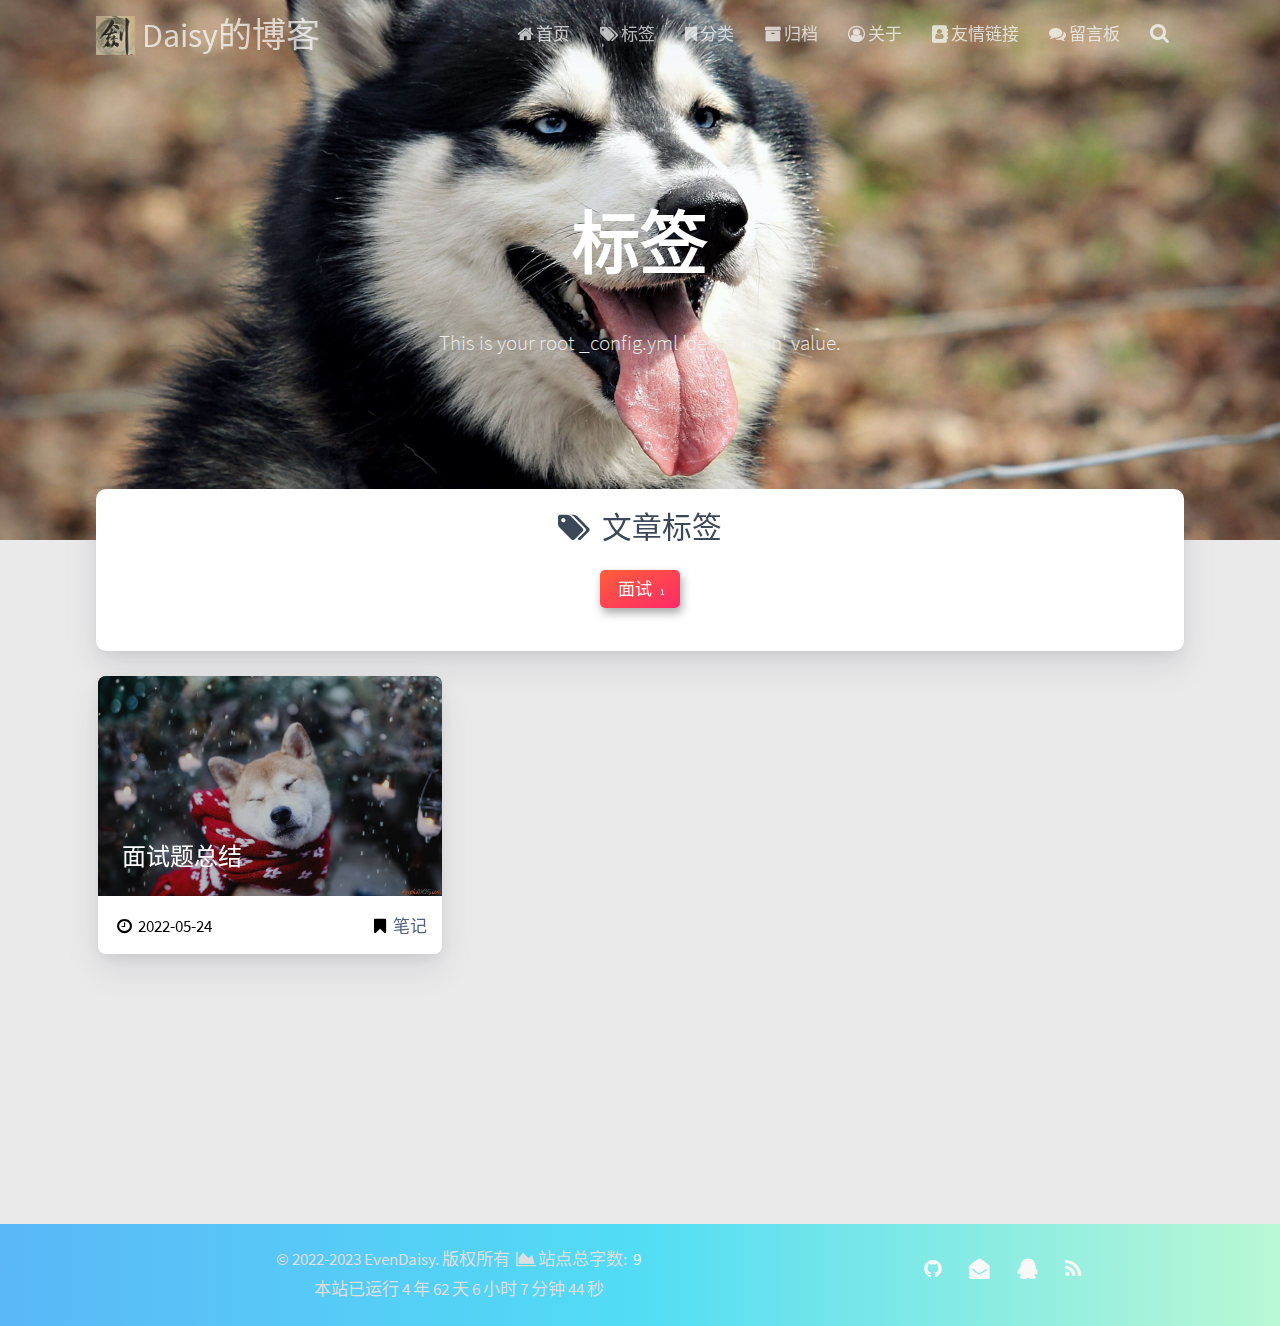
<file: tags/面试/index.html>
<!DOCTYPE HTML>
<html lang="zh-CN">


<head>
    <meta charset="utf-8">
    <meta name="keywords" content="标签: 面试, Daisy的博客">
    <meta name="baidu-site-verification" content="code-RLlNB4mIUG" />
    <meta name="google-site-verification" content="**yCy2azpds5XSuGZvis6OuA-XIGF5GuGpYRAaGfD6o48" />
    <meta name="360-site-verification" content="**b7c11a830ef90fd1464ad6206bb7b6e7" />
    <meta name="description" content="标签: 面试 | Daisy的博客">
    <meta http-equiv="X-UA-Compatible" content="IE=edge">
    <meta name="viewport" content="width=device-width, initial-scale=1.0, user-scalable=no">
    <meta name="renderer" content="webkit|ie-stand|ie-comp">
    <meta name="mobile-web-app-capable" content="yes">
    <meta name="format-detection" content="telephone=no">
    <meta name="apple-mobile-web-app-capable" content="yes">
    <meta name="apple-mobile-web-app-status-bar-style" content="black-translucent">
    <title>标签: 面试 | Daisy的博客</title>
    <link rel="icon" type="image/png" href="/favicon.png">

    <link rel="stylesheet" type="text/css" href="/libs/awesome/css/font-awesome.min.css">
    <link rel="stylesheet" type="text/css" href="/libs/materialize/materialize.min.css">
    <link rel="stylesheet" type="text/css" href="/libs/aos/aos.css">
    <link rel="stylesheet" type="text/css" href="/libs/animate/animate.min.css">
    <link rel="stylesheet" type="text/css" href="/libs/lightGallery/css/lightgallery.min.css">
    <link rel="stylesheet" type="text/css" href="/css/matery.css">
    <link rel="stylesheet" type="text/css" href="/css/my.css">
    <style type="text/css">
        
    </style>

    <script src="/libs/jquery/jquery-2.2.0.min.js"></script>
    <script src="https://sdk.jinrishici.com/v2/browser/jinrishici.js" charset="utf-8"></script>
    <script>
        var _hmt = _hmt || [];
        (function () {
            var hm = document.createElement("script");
            hm.src = "https://hm.baidu.com/hm.js?ce84511d3df71640a9378a69f6293044";
            var s = document.getElementsByTagName("script")[0];
            s.parentNode.insertBefore(hm, s);
        })();
    </script>

    
        <script>
            (function(){
                var bp = document.createElement('script');
                var curProtocol = window.location.protocol.split(':')[0];
                if (curProtocol === 'https') {
                    bp.src = 'https://zz.bdstatic.com/linksubmit/push.js';        
                }
                else {
                    bp.src = 'http://push.zhanzhang.baidu.com/push.js';
                }
                var s = document.getElementsByTagName("script")[0];
                s.parentNode.insertBefore(bp, s);
            })();
        </script>
    

    <script>
        (function(){
        var src = "https://jspassport.ssl.qhimg.com/11.0.1.js?d182b3f28525f2db83acfaaf6e696dba";
        document.write('<script src="' + src + '" id="sozz"><\/script>');
        })();
    </script>

<meta name="generator" content="Hexo 6.2.0"><link rel="alternate" href="/atom.xml" title="Daisy的博客" type="application/atom+xml">
<link rel="stylesheet" href="/css/prism-tomorrow.css" type="text/css">
<link rel="stylesheet" href="/css/prism-line-numbers.css" type="text/css"></head>

<body>

    <header class="navbar-fixed">
    <nav id="headNav" class="bg-color nav-transparent">
        <div id="navContainer" class="nav-wrapper container">
            <div class="brand-logo">
                <a href="/" class="waves-effect waves-light">
                    
                    <img src="/medias/logo.png" class="logo-img" alt="LOGO">
                    
                    <span class="logo-span">Daisy的博客</span>
                </a>
            </div>
            

<a href="#" data-target="mobile-nav" class="sidenav-trigger button-collapse"><i class="fa fa-navicon"></i></a>
<ul class="right">
    
    <li class="hide-on-med-and-down">
        <a href="/" class="waves-effect waves-light">
            
            <i class="fa fa-home"></i>
            
            <span>首页</span>
        </a>
    </li>
    
    <li class="hide-on-med-and-down">
        <a href="/tags" class="waves-effect waves-light">
            
            <i class="fa fa-tags"></i>
            
            <span>标签</span>
        </a>
    </li>
    
    <li class="hide-on-med-and-down">
        <a href="/categories" class="waves-effect waves-light">
            
            <i class="fa fa-bookmark"></i>
            
            <span>分类</span>
        </a>
    </li>
    
    <li class="hide-on-med-and-down">
        <a href="/archives" class="waves-effect waves-light">
            
            <i class="fa fa-archive"></i>
            
            <span>归档</span>
        </a>
    </li>
    
    <li class="hide-on-med-and-down">
        <a href="/about" class="waves-effect waves-light">
            
            <i class="fa fa-user-circle-o"></i>
            
            <span>关于</span>
        </a>
    </li>
    
    <li class="hide-on-med-and-down">
        <a href="/friends" class="waves-effect waves-light">
            
            <i class="fa fa-address-book"></i>
            
            <span>友情链接</span>
        </a>
    </li>
    
    <li class="hide-on-med-and-down">
        <a href="/contact" class="waves-effect waves-light">
            
            <i class="fa fa-comments"></i>
            
            <span>留言板</span>
        </a>
    </li>
    
    <li>
        <a href="#searchModal" class="modal-trigger waves-effect waves-light">
            <i id="searchIcon" class="fa fa-search" title="搜索"></i>
        </a>
    </li>
</ul>

<div id="mobile-nav" class="side-nav sidenav">

    <div class="mobile-head bg-color">
        
        <img src="/medias/logo.png" class="logo-img circle responsive-img">
        
        <div class="logo-name">Daisy的博客</div>
        <div class="logo-desc">
            
            Never really desperate, only the lost of the soul.
            
        </div>
    </div>

    

    <ul class="menu-list mobile-menu-list">
        
        <li>
            <a href="/" class="waves-effect waves-light">
                
                <i class="fa fa-fw fa-home"></i>
                
                首页
            </a>
        </li>
        
        <li>
            <a href="/tags" class="waves-effect waves-light">
                
                <i class="fa fa-fw fa-tags"></i>
                
                标签
            </a>
        </li>
        
        <li>
            <a href="/categories" class="waves-effect waves-light">
                
                <i class="fa fa-fw fa-bookmark"></i>
                
                分类
            </a>
        </li>
        
        <li>
            <a href="/archives" class="waves-effect waves-light">
                
                <i class="fa fa-fw fa-archive"></i>
                
                归档
            </a>
        </li>
        
        <li>
            <a href="/about" class="waves-effect waves-light">
                
                <i class="fa fa-fw fa-user-circle-o"></i>
                
                关于
            </a>
        </li>
        
        <li>
            <a href="/friends" class="waves-effect waves-light">
                
                <i class="fa fa-fw fa-address-book"></i>
                
                友情链接
            </a>
        </li>
        
        <li>
            <a href="/contact" class="waves-effect waves-light">
                
                <i class="fa fa-fw fa-comments"></i>
                
                留言板
            </a>
        </li>
        
        
        <li><div class="divider"></div></li>
        <li>
            <a href="https://github.com" class="waves-effect waves-light" target="_blank">
                <i class="fa fa-github-square fa-fw"></i>Fork Me
            </a>
        </li>
        
    </ul>
</div>

        </div>

        
            <style>
    .nav-transparent .github-corner {
        display: none !important;
    }

    .github-corner {
        position: absolute;
        z-index: 10;
        top: 0;
        right: 0;
        border: 0;
        transform: scale(1.1);
    }

    .github-corner svg {
        color: #0f9d58;
        fill: #fff;
        height: 64px;
        width: 64px;
    }

    .github-corner:hover .octo-arm {
        animation: a 0.56s ease-in-out;
    }

    .github-corner .octo-arm {
        animation: none;
    }

    @keyframes a {
        0%,
        to {
            transform: rotate(0);
        }
        20%,
        60% {
            transform: rotate(-25deg);
        }
        40%,
        80% {
            transform: rotate(10deg);
        }
    }
</style>

<a href="https://github.com" class="github-corner tooltipped hide-on-med-and-down" target="_blank"
   data-tooltip="Fork Me" data-position="left" data-delay="50">
    <svg viewBox="0 0 250 250" aria-hidden="true">
        <path d="M0,0 L115,115 L130,115 L142,142 L250,250 L250,0 Z"></path>
        <path d="M128.3,109.0 C113.8,99.7 119.0,89.6 119.0,89.6 C122.0,82.7 120.5,78.6 120.5,78.6 C119.2,72.0 123.4,76.3 123.4,76.3 C127.3,80.9 125.5,87.3 125.5,87.3 C122.9,97.6 130.6,101.9 134.4,103.2"
              fill="currentColor" style="transform-origin: 130px 106px;" class="octo-arm"></path>
        <path d="M115.0,115.0 C114.9,115.1 118.7,116.5 119.8,115.4 L133.7,101.6 C136.9,99.2 139.9,98.4 142.2,98.6 C133.8,88.0 127.5,74.4 143.8,58.0 C148.5,53.4 154.0,51.2 159.7,51.0 C160.3,49.4 163.2,43.6 171.4,40.1 C171.4,40.1 176.1,42.5 178.8,56.2 C183.1,58.6 187.2,61.8 190.9,65.4 C194.5,69.0 197.7,73.2 200.1,77.6 C213.8,80.2 216.3,84.9 216.3,84.9 C212.7,93.1 206.9,96.0 205.4,96.6 C205.1,102.4 203.0,107.8 198.3,112.5 C181.9,128.9 168.3,122.5 157.7,114.1 C157.9,116.9 156.7,120.9 152.7,124.9 L141.0,136.5 C139.8,137.7 141.6,141.9 141.8,141.8 Z"
              fill="currentColor" class="octo-body"></path>
    </svg>
</a>
        
    </nav>

</header>

    <div class="bg-cover pd-header about-cover">
    <div class="container">
    <div class="row">
    <div class="col s10 offset-s1 m8 offset-m2 l8 offset-l2">
        <div class="brand">
            <div class="title center-align">
                <!-- 
                    因谁之故，衣染红尘
                 -->
                
                    标签
                
            </div>

            <div class="description center-align">
                
                    This is your root _config.yml 'description' value.
                
            </div>
        </div>
    </div>
</div>
<script>
// 每天切换 banner 图.  Switch banner image every day.
$('.bg-cover').css('background-image', 'url(/medias/banner/' + new Date().getDay() + '.jpg)');
</script>
    </div>
</div>

<main class="content">

    

<div id="tags" class="container chip-container">
    <div class="card">
        <div class="card-content">
            <div class="tag-title center-align">
                <i class="fa fa-tags"></i>&nbsp;&nbsp;文章标签
            </div>
            <div class="tag-chips">
                
                
                <a href="/tags/%E9%9D%A2%E8%AF%95/" title="面试: 1">
                    <span class="chip center-align waves-effect waves-light
                             chip-active "
                            data-tagname="面试" style="background-color: #F9EBEA;">面试
                        <span class="tag-length">1</span>
                    </span>
                </a>
                
            </div>
        </div>
    </div>
</div>

    

    <article id="articles" class="container articles">
        <div class="row tags-posts">
            
            
            <div class="article tag-post col s12 m6 l4" data-tags="面试" data-aos="fade-up">
                <div class="card">
                    <a href="/2022/05/24/mian-shi-ti-zong-jie/">
                        <div class="card-image tag-image">
                            
                            
                            <img src="/medias/featureimages/19.jpg" class="responsive-img" alt="面试题总结">
                            
                            <span class="card-title">面试题总结</span>
                        </div>
                    </a>
                    <div class="card-content article-content">
                        <div class="publish-info">
                            <span class="publish-date">
                                <i class="fa fa-clock-o fa-fw icon-date"></i>2022-05-24
                            </span>
                            <span class="publish-author">
                                
                                <i class="fa fa-bookmark fa-fw icon-category"></i>
                                
                                <a href="/categories/%E7%AC%94%E8%AE%B0/" class="post-category" target="_blank">
                                笔记
                                </a>
                                
                                
                            </span>
                        </div>
                    </div>
                </div>
            </div>
            
        </div>
    </article>
</main>


    <footer class="page-footer bg-color">
    <div class="container row center-align">
        <div class="col s12 m8 l8 copy-right">
            &copy; 2022-2023 EvenDaisy. 版权所有

            
            &nbsp;<i class="fa fa-area-chart"></i>&nbsp;站点总字数:&nbsp;
            <span class="white-color">9</span>
            

            <br>
            <span id="sitetime"></span>

            
            
            <br>
            
            <span id="busuanzi_container_site_pv" style='display:none'>
                <i class="fa fa-heart-o"></i>
                本站总访问量 <span id="busuanzi_value_site_pv" class="white-color"></span>
            </span>
            
            
            <span id="busuanzi_container_site_uv" style='display:none'>
                人次,&nbsp;访客数 <span id="busuanzi_value_site_uv" class="white-color"></span> 人.
            </span>
            
            
        </div>
        <div class="col s12 m4 l4 social-link social-statis">
    <a href="https://github.com/evendaisy" class="tooltipped" target="_blank" data-tooltip="访问我的GitHub" data-position="top" data-delay="50">
        <i class="fa fa-github"></i>
    </a>



    <a href="mailto:820875211@qq.com" class="tooltipped" target="_blank" data-tooltip="邮件联系我" data-position="top" data-delay="50">
        <i class="fa fa-envelope-open"></i>
    </a>



    <a href="http://wpa.qq.com/msgrd?v=3&uin=820875221&site=qq&menu=yes" class="tooltipped" target="_blank" data-tooltip="访问我的知乎" data-position="top" data-delay="50">
        <i class="fa fa-qq"></i>
    </a>



    <a href="/atom.xml" class="tooltipped" target="_blank" data-tooltip="RSS 订阅" data-position="top" data-delay="50">
        <i class="fa fa-rss"></i>
    </a>
</div>
    </div>
</footer>

<div class="progress-bar"></div>

<!-- 不蒜子计数初始值纠正 -->
<script>
    $(document).ready(function () {

        var int = setInterval(fixCount, 50);
        var pvcountOffset = 0;
        var uvcountOffset = 0;

        function fixCount() {
            if (document.getElementById("busuanzi_container_site_pv").style.display != "none") {
                $("#busuanzi_value_site_pv").html(parseInt($("#busuanzi_value_site_pv").html()) + pvcountOffset);
                clearInterval(int);
            }
            if ($("#busuanzi_container_site_pv").css("display") != "none") {
                $("#busuanzi_value_site_uv").html(parseInt($("#busuanzi_value_site_uv").html()) + uvcountOffset); // 加上初始数据 
                clearInterval(int);
            }
        }
    });
</script>

<script language=javascript>
    function siteTime() {
        window.setTimeout("siteTime()", 1000);
        var seconds = 1000;
        var minutes = seconds * 60;
        var hours = minutes * 60;
        var days = hours * 24;
        var years = days * 365;
        var today = new Date();
        var todayYear = today.getFullYear();
        var todayMonth = today.getMonth() + 1;
        var todayDate = today.getDate();
        var todayHour = today.getHours();
        var todayMinute = today.getMinutes();
        var todaySecond = today.getSeconds();
        /* Date.UTC() -- 返回date对象距世界标准时间(UTC)1970年1月1日午夜之间的毫秒数(时间戳)
        year - 作为date对象的年份，为4位年份值
        month - 0-11之间的整数，做为date对象的月份
        day - 1-31之间的整数，做为date对象的天数
        hours - 0(午夜24点)-23之间的整数，做为date对象的小时数
        minutes - 0-59之间的整数，做为date对象的分钟数
        seconds - 0-59之间的整数，做为date对象的秒数
        microseconds - 0-999之间的整数，做为date对象的毫秒数 */
        var t1 = Date.UTC(2022, 05, 24, 00, 00, 00); //北京时间2018-2-13 00:00:00
        var t2 = Date.UTC(todayYear, todayMonth, todayDate, todayHour, todayMinute, todaySecond);
        var diff = t2 - t1;
        var diffYears = Math.floor(diff / years);
        var diffDays = Math.floor((diff / days) - diffYears * 365);
        var diffHours = Math.floor((diff - (diffYears * 365 + diffDays) * days) / hours);
        var diffMinutes = Math.floor((diff - (diffYears * 365 + diffDays) * days - diffHours * hours) / minutes);
        var diffSeconds = Math.floor((diff - (diffYears * 365 + diffDays) * days - diffHours * hours - diffMinutes * minutes) / seconds);
        document.getElementById("sitetime").innerHTML = "本站已运行 " + diffYears + " 年 " + diffDays + " 天 " + diffHours + " 小时 " + diffMinutes + " 分钟 " + diffSeconds + " 秒";
    }/*因为建站时间还没有一年，就将之注释掉了。需要的可以取消*/
    siteTime();
</script>

    <!-- 搜索遮罩框 -->
<div id="searchModal" class="modal">
    <div class="modal-content">
        <div class="search-header">
            <span class="title"><i class="fa fa-search"></i>&nbsp;&nbsp;搜索</span>
            <input type="search" id="searchInput" name="s" placeholder="请输入搜索的关键字"
                   class="search-input">
        </div>
        <div id="searchResult"></div>
    </div>
</div>

<script src="/js/search.js"></script>
<script type="text/javascript">
$(function () {
    searchFunc("/" + "search.xml", 'searchInput', 'searchResult');
});
</script>
    <!-- 回到顶部按钮 -->
<div id="backTop" class="top-scroll">
    <a class="btn-floating btn-large waves-effect waves-light" href="#!">
        <i class="fa fa-angle-up"></i>
    </a>
</div>


    <script src="/libs/materialize/materialize.min.js"></script>
    <script src="/libs/masonry/masonry.pkgd.min.js"></script>
    <script src="/libs/aos/aos.js"></script>
    <script src="/libs/scrollprogress/scrollProgress.min.js"></script>
    <script src="/libs/lightGallery/js/lightgallery-all.min.js"></script>
    <script src="/js/matery.js"></script>

    <script type="text/javascript"> var OriginTitile = document.title, st; document.addEventListener("visibilitychange", function () { document.hidden ? (document.title = "Σ(っ °Д °;)っ喔哟，崩溃啦！", clearTimeout(st)) : (document.title = "φ(゜▽゜*)♪咦，又好了！", st = setTimeout(function () { document.title = OriginTitile }, 3e3)) })
    </script>

    <!-- Global site tag (gtag.js) - Google Analytics -->

<script async src="https://www.googletagmanager.com/gtag/js?id=查教程获取"></script>
<script>
    window.dataLayer = window.dataLayer || [];
    function gtag() {
        dataLayer.push(arguments);
    }

    gtag('js', new Date());
    gtag('config', '查教程获取');
</script>



    
    <script src="/libs/others/clicklove.js"></script>
    

    
    <script async src="/libs/others/busuanzi.pure.mini.js"></script>
    

    <!-- 雪花特效 -->
    

</body>

</html>
</file>
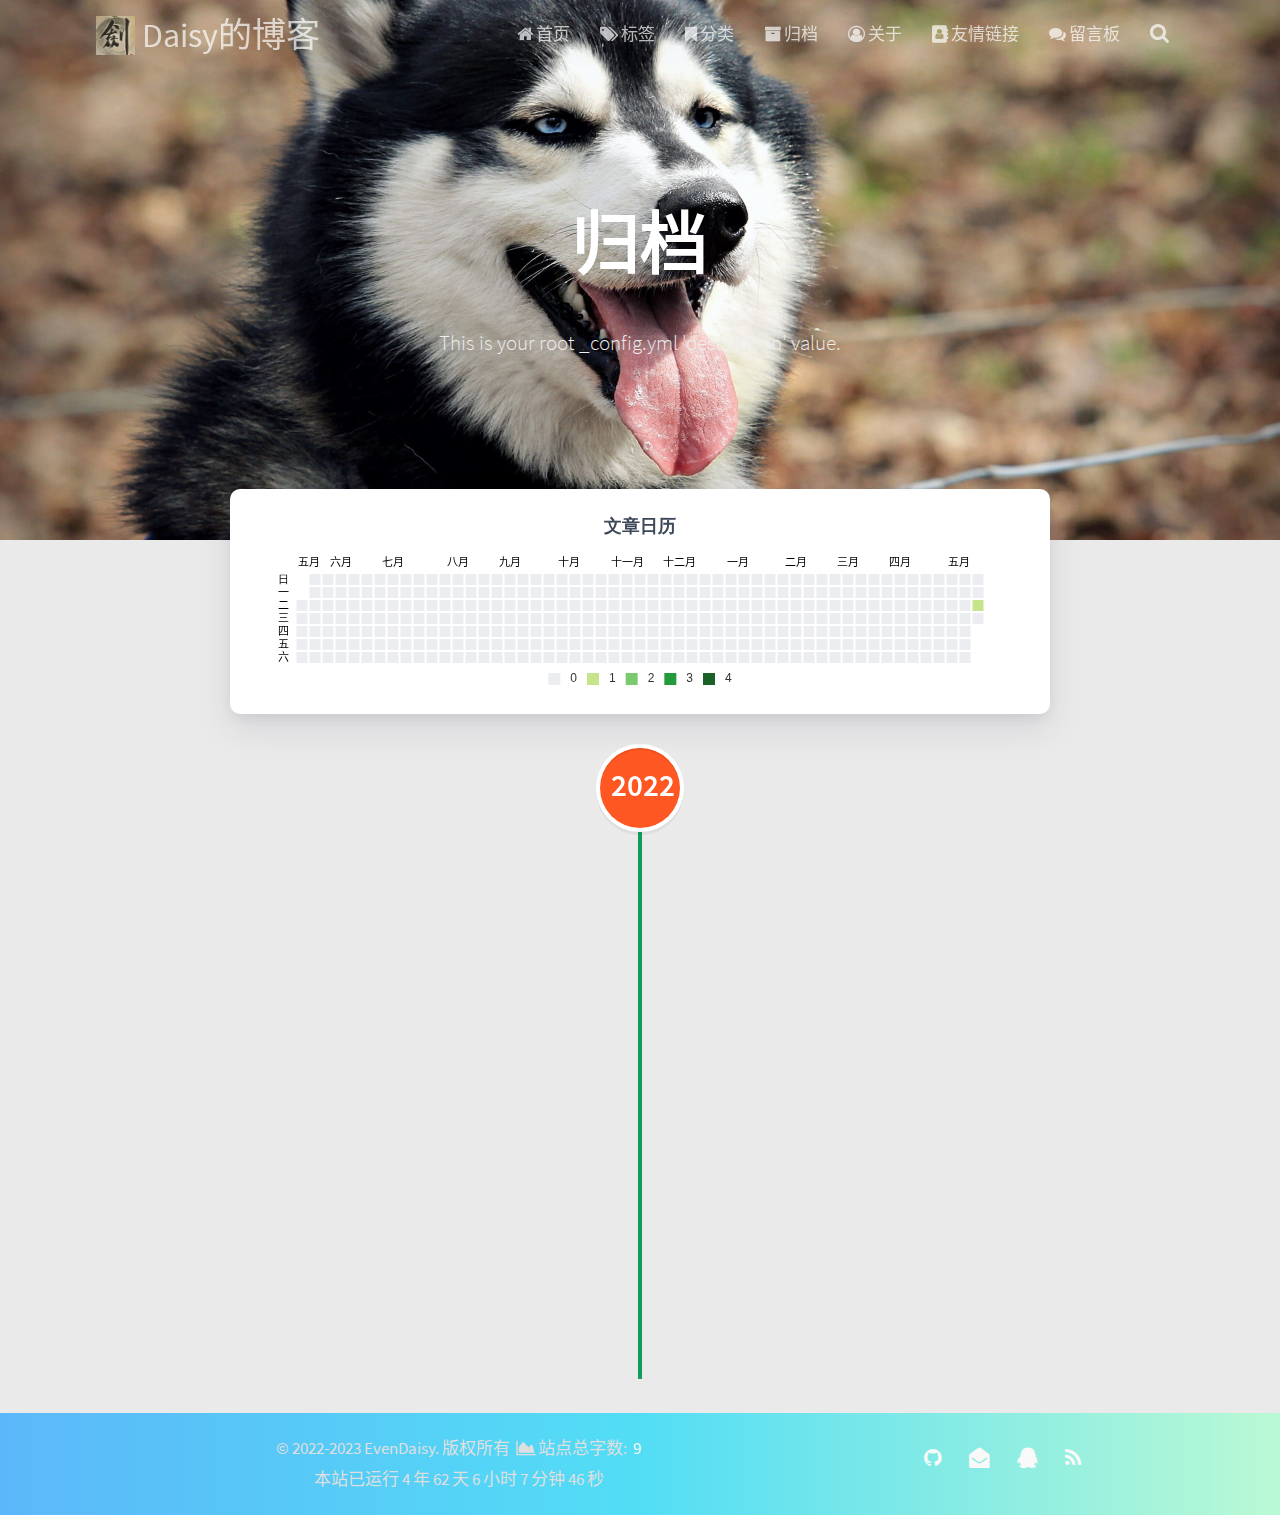
<file: archives/2022/05/index.html>
<!DOCTYPE HTML>
<html lang="zh-CN">


<head>
    <meta charset="utf-8">
    <meta name="keywords" content="归档: 2022/5, Daisy的博客">
    <meta name="baidu-site-verification" content="code-RLlNB4mIUG" />
    <meta name="google-site-verification" content="**yCy2azpds5XSuGZvis6OuA-XIGF5GuGpYRAaGfD6o48" />
    <meta name="360-site-verification" content="**b7c11a830ef90fd1464ad6206bb7b6e7" />
    <meta name="description" content="归档: 2022/5 | Daisy的博客">
    <meta http-equiv="X-UA-Compatible" content="IE=edge">
    <meta name="viewport" content="width=device-width, initial-scale=1.0, user-scalable=no">
    <meta name="renderer" content="webkit|ie-stand|ie-comp">
    <meta name="mobile-web-app-capable" content="yes">
    <meta name="format-detection" content="telephone=no">
    <meta name="apple-mobile-web-app-capable" content="yes">
    <meta name="apple-mobile-web-app-status-bar-style" content="black-translucent">
    <title>归档: 2022/5 | Daisy的博客</title>
    <link rel="icon" type="image/png" href="/favicon.png">

    <link rel="stylesheet" type="text/css" href="/libs/awesome/css/font-awesome.min.css">
    <link rel="stylesheet" type="text/css" href="/libs/materialize/materialize.min.css">
    <link rel="stylesheet" type="text/css" href="/libs/aos/aos.css">
    <link rel="stylesheet" type="text/css" href="/libs/animate/animate.min.css">
    <link rel="stylesheet" type="text/css" href="/libs/lightGallery/css/lightgallery.min.css">
    <link rel="stylesheet" type="text/css" href="/css/matery.css">
    <link rel="stylesheet" type="text/css" href="/css/my.css">
    <style type="text/css">
        
    </style>

    <script src="/libs/jquery/jquery-2.2.0.min.js"></script>
    <script src="https://sdk.jinrishici.com/v2/browser/jinrishici.js" charset="utf-8"></script>
    <script>
        var _hmt = _hmt || [];
        (function () {
            var hm = document.createElement("script");
            hm.src = "https://hm.baidu.com/hm.js?ce84511d3df71640a9378a69f6293044";
            var s = document.getElementsByTagName("script")[0];
            s.parentNode.insertBefore(hm, s);
        })();
    </script>

    
        <script>
            (function(){
                var bp = document.createElement('script');
                var curProtocol = window.location.protocol.split(':')[0];
                if (curProtocol === 'https') {
                    bp.src = 'https://zz.bdstatic.com/linksubmit/push.js';        
                }
                else {
                    bp.src = 'http://push.zhanzhang.baidu.com/push.js';
                }
                var s = document.getElementsByTagName("script")[0];
                s.parentNode.insertBefore(bp, s);
            })();
        </script>
    

    <script>
        (function(){
        var src = "https://jspassport.ssl.qhimg.com/11.0.1.js?d182b3f28525f2db83acfaaf6e696dba";
        document.write('<script src="' + src + '" id="sozz"><\/script>');
        })();
    </script>

<meta name="generator" content="Hexo 6.2.0"><link rel="alternate" href="/atom.xml" title="Daisy的博客" type="application/atom+xml">
<link rel="stylesheet" href="/css/prism-tomorrow.css" type="text/css">
<link rel="stylesheet" href="/css/prism-line-numbers.css" type="text/css"></head>

<body>

    <header class="navbar-fixed">
    <nav id="headNav" class="bg-color nav-transparent">
        <div id="navContainer" class="nav-wrapper container">
            <div class="brand-logo">
                <a href="/" class="waves-effect waves-light">
                    
                    <img src="/medias/logo.png" class="logo-img" alt="LOGO">
                    
                    <span class="logo-span">Daisy的博客</span>
                </a>
            </div>
            

<a href="#" data-target="mobile-nav" class="sidenav-trigger button-collapse"><i class="fa fa-navicon"></i></a>
<ul class="right">
    
    <li class="hide-on-med-and-down">
        <a href="/" class="waves-effect waves-light">
            
            <i class="fa fa-home"></i>
            
            <span>首页</span>
        </a>
    </li>
    
    <li class="hide-on-med-and-down">
        <a href="/tags" class="waves-effect waves-light">
            
            <i class="fa fa-tags"></i>
            
            <span>标签</span>
        </a>
    </li>
    
    <li class="hide-on-med-and-down">
        <a href="/categories" class="waves-effect waves-light">
            
            <i class="fa fa-bookmark"></i>
            
            <span>分类</span>
        </a>
    </li>
    
    <li class="hide-on-med-and-down">
        <a href="/archives" class="waves-effect waves-light">
            
            <i class="fa fa-archive"></i>
            
            <span>归档</span>
        </a>
    </li>
    
    <li class="hide-on-med-and-down">
        <a href="/about" class="waves-effect waves-light">
            
            <i class="fa fa-user-circle-o"></i>
            
            <span>关于</span>
        </a>
    </li>
    
    <li class="hide-on-med-and-down">
        <a href="/friends" class="waves-effect waves-light">
            
            <i class="fa fa-address-book"></i>
            
            <span>友情链接</span>
        </a>
    </li>
    
    <li class="hide-on-med-and-down">
        <a href="/contact" class="waves-effect waves-light">
            
            <i class="fa fa-comments"></i>
            
            <span>留言板</span>
        </a>
    </li>
    
    <li>
        <a href="#searchModal" class="modal-trigger waves-effect waves-light">
            <i id="searchIcon" class="fa fa-search" title="搜索"></i>
        </a>
    </li>
</ul>

<div id="mobile-nav" class="side-nav sidenav">

    <div class="mobile-head bg-color">
        
        <img src="/medias/logo.png" class="logo-img circle responsive-img">
        
        <div class="logo-name">Daisy的博客</div>
        <div class="logo-desc">
            
            Never really desperate, only the lost of the soul.
            
        </div>
    </div>

    

    <ul class="menu-list mobile-menu-list">
        
        <li>
            <a href="/" class="waves-effect waves-light">
                
                <i class="fa fa-fw fa-home"></i>
                
                首页
            </a>
        </li>
        
        <li>
            <a href="/tags" class="waves-effect waves-light">
                
                <i class="fa fa-fw fa-tags"></i>
                
                标签
            </a>
        </li>
        
        <li>
            <a href="/categories" class="waves-effect waves-light">
                
                <i class="fa fa-fw fa-bookmark"></i>
                
                分类
            </a>
        </li>
        
        <li>
            <a href="/archives" class="waves-effect waves-light">
                
                <i class="fa fa-fw fa-archive"></i>
                
                归档
            </a>
        </li>
        
        <li>
            <a href="/about" class="waves-effect waves-light">
                
                <i class="fa fa-fw fa-user-circle-o"></i>
                
                关于
            </a>
        </li>
        
        <li>
            <a href="/friends" class="waves-effect waves-light">
                
                <i class="fa fa-fw fa-address-book"></i>
                
                友情链接
            </a>
        </li>
        
        <li>
            <a href="/contact" class="waves-effect waves-light">
                
                <i class="fa fa-fw fa-comments"></i>
                
                留言板
            </a>
        </li>
        
        
        <li><div class="divider"></div></li>
        <li>
            <a href="https://github.com" class="waves-effect waves-light" target="_blank">
                <i class="fa fa-github-square fa-fw"></i>Fork Me
            </a>
        </li>
        
    </ul>
</div>

        </div>

        
            <style>
    .nav-transparent .github-corner {
        display: none !important;
    }

    .github-corner {
        position: absolute;
        z-index: 10;
        top: 0;
        right: 0;
        border: 0;
        transform: scale(1.1);
    }

    .github-corner svg {
        color: #0f9d58;
        fill: #fff;
        height: 64px;
        width: 64px;
    }

    .github-corner:hover .octo-arm {
        animation: a 0.56s ease-in-out;
    }

    .github-corner .octo-arm {
        animation: none;
    }

    @keyframes a {
        0%,
        to {
            transform: rotate(0);
        }
        20%,
        60% {
            transform: rotate(-25deg);
        }
        40%,
        80% {
            transform: rotate(10deg);
        }
    }
</style>

<a href="https://github.com" class="github-corner tooltipped hide-on-med-and-down" target="_blank"
   data-tooltip="Fork Me" data-position="left" data-delay="50">
    <svg viewBox="0 0 250 250" aria-hidden="true">
        <path d="M0,0 L115,115 L130,115 L142,142 L250,250 L250,0 Z"></path>
        <path d="M128.3,109.0 C113.8,99.7 119.0,89.6 119.0,89.6 C122.0,82.7 120.5,78.6 120.5,78.6 C119.2,72.0 123.4,76.3 123.4,76.3 C127.3,80.9 125.5,87.3 125.5,87.3 C122.9,97.6 130.6,101.9 134.4,103.2"
              fill="currentColor" style="transform-origin: 130px 106px;" class="octo-arm"></path>
        <path d="M115.0,115.0 C114.9,115.1 118.7,116.5 119.8,115.4 L133.7,101.6 C136.9,99.2 139.9,98.4 142.2,98.6 C133.8,88.0 127.5,74.4 143.8,58.0 C148.5,53.4 154.0,51.2 159.7,51.0 C160.3,49.4 163.2,43.6 171.4,40.1 C171.4,40.1 176.1,42.5 178.8,56.2 C183.1,58.6 187.2,61.8 190.9,65.4 C194.5,69.0 197.7,73.2 200.1,77.6 C213.8,80.2 216.3,84.9 216.3,84.9 C212.7,93.1 206.9,96.0 205.4,96.6 C205.1,102.4 203.0,107.8 198.3,112.5 C181.9,128.9 168.3,122.5 157.7,114.1 C157.9,116.9 156.7,120.9 152.7,124.9 L141.0,136.5 C139.8,137.7 141.6,141.9 141.8,141.8 Z"
              fill="currentColor" class="octo-body"></path>
    </svg>
</a>
        
    </nav>

</header>

    <div class="bg-cover pd-header about-cover">
    <div class="container">
    <div class="row">
    <div class="col s10 offset-s1 m8 offset-m2 l8 offset-l2">
        <div class="brand">
            <div class="title center-align">
                <!-- 
                    因谁之故，衣染红尘
                 -->
                
                    归档
                
            </div>

            <div class="description center-align">
                
                    This is your root _config.yml 'description' value.
                
            </div>
        </div>
    </div>
</div>
<script>
// 每天切换 banner 图.  Switch banner image every day.
$('.bg-cover').css('background-image', 'url(/medias/banner/' + new Date().getDay() + '.jpg)');
</script>
    </div>
</div>

<main class="content">

    
    <div class="container archive-calendar">
    <div class="card">
        <div id="post-calendar" class="card-content"></div>
    </div>
</div>

<script type="text/javascript" src="/libs/echarts/echarts.min.js"></script>
<script type="text/javascript">
    let myChart = echarts.init(document.getElementById('post-calendar'));

    

    let option = {
        title: {
            top: 0,
            text: '文章日历',
            left: 'center',
            textStyle: {
                color: '#3C4858'
            }
        },
        tooltip: {
            padding: 10,
            backgroundColor: '#555',
            borderColor: '#777',
            borderWidth: 1,
            formatter: function (obj) {
                var value = obj.value;
                return '<div style="font-size: 14px;">' + value[0] + '：' + value[1] + '</div>';
            }
        },
        visualMap: {
            show: true,
            showLabel: true,
            categories: [0, 1, 2, 3, 4],
            calculable: true,
            inRange: {
                symbol: 'rect',
                color: ['#ebedf0', '#c6e48b', '#7bc96f', '#239a3b', '#196127']
            },
            itemWidth: 12,
            itemHeight: 12,
            orient: 'horizontal',
            left: 'center',
            bottom: 0
        },
        calendar: [{
            left: 'center',
            range: ["2021-05-25", "2022-05-25"],
            cellSize: [13, 13],
            splitLine: {
                show: false
            },
            itemStyle: {
                borderColor: '#fff',
                borderWidth: 2
            },
            yearLabel: {
                show: false
            },
            monthLabel: {
                nameMap: 'cn',
                fontSize: 11
            },
            dayLabel: {
                formatter: '{start}  1st',
                nameMap: 'cn',
                fontSize: 11
            }
        }],
        series: [{
            type: 'heatmap',
            coordinateSystem: 'calendar',
            calendarIndex: 0,
            data: [["2021-05-25", 0], ["2021-05-26", 0], ["2021-05-27", 0], ["2021-05-28", 0], ["2021-05-29", 0], ["2021-05-30", 0], ["2021-05-31", 0], ["2021-06-01", 0], ["2021-06-02", 0], ["2021-06-03", 0], ["2021-06-04", 0], ["2021-06-05", 0], ["2021-06-06", 0], ["2021-06-07", 0], ["2021-06-08", 0], ["2021-06-09", 0], ["2021-06-10", 0], ["2021-06-11", 0], ["2021-06-12", 0], ["2021-06-13", 0], ["2021-06-14", 0], ["2021-06-15", 0], ["2021-06-16", 0], ["2021-06-17", 0], ["2021-06-18", 0], ["2021-06-19", 0], ["2021-06-20", 0], ["2021-06-21", 0], ["2021-06-22", 0], ["2021-06-23", 0], ["2021-06-24", 0], ["2021-06-25", 0], ["2021-06-26", 0], ["2021-06-27", 0], ["2021-06-28", 0], ["2021-06-29", 0], ["2021-06-30", 0], ["2021-07-01", 0], ["2021-07-02", 0], ["2021-07-03", 0], ["2021-07-04", 0], ["2021-07-05", 0], ["2021-07-06", 0], ["2021-07-07", 0], ["2021-07-08", 0], ["2021-07-09", 0], ["2021-07-10", 0], ["2021-07-11", 0], ["2021-07-12", 0], ["2021-07-13", 0], ["2021-07-14", 0], ["2021-07-15", 0], ["2021-07-16", 0], ["2021-07-17", 0], ["2021-07-18", 0], ["2021-07-19", 0], ["2021-07-20", 0], ["2021-07-21", 0], ["2021-07-22", 0], ["2021-07-23", 0], ["2021-07-24", 0], ["2021-07-25", 0], ["2021-07-26", 0], ["2021-07-27", 0], ["2021-07-28", 0], ["2021-07-29", 0], ["2021-07-30", 0], ["2021-07-31", 0], ["2021-08-01", 0], ["2021-08-02", 0], ["2021-08-03", 0], ["2021-08-04", 0], ["2021-08-05", 0], ["2021-08-06", 0], ["2021-08-07", 0], ["2021-08-08", 0], ["2021-08-09", 0], ["2021-08-10", 0], ["2021-08-11", 0], ["2021-08-12", 0], ["2021-08-13", 0], ["2021-08-14", 0], ["2021-08-15", 0], ["2021-08-16", 0], ["2021-08-17", 0], ["2021-08-18", 0], ["2021-08-19", 0], ["2021-08-20", 0], ["2021-08-21", 0], ["2021-08-22", 0], ["2021-08-23", 0], ["2021-08-24", 0], ["2021-08-25", 0], ["2021-08-26", 0], ["2021-08-27", 0], ["2021-08-28", 0], ["2021-08-29", 0], ["2021-08-30", 0], ["2021-08-31", 0], ["2021-09-01", 0], ["2021-09-02", 0], ["2021-09-03", 0], ["2021-09-04", 0], ["2021-09-05", 0], ["2021-09-06", 0], ["2021-09-07", 0], ["2021-09-08", 0], ["2021-09-09", 0], ["2021-09-10", 0], ["2021-09-11", 0], ["2021-09-12", 0], ["2021-09-13", 0], ["2021-09-14", 0], ["2021-09-15", 0], ["2021-09-16", 0], ["2021-09-17", 0], ["2021-09-18", 0], ["2021-09-19", 0], ["2021-09-20", 0], ["2021-09-21", 0], ["2021-09-22", 0], ["2021-09-23", 0], ["2021-09-24", 0], ["2021-09-25", 0], ["2021-09-26", 0], ["2021-09-27", 0], ["2021-09-28", 0], ["2021-09-29", 0], ["2021-09-30", 0], ["2021-10-01", 0], ["2021-10-02", 0], ["2021-10-03", 0], ["2021-10-04", 0], ["2021-10-05", 0], ["2021-10-06", 0], ["2021-10-07", 0], ["2021-10-08", 0], ["2021-10-09", 0], ["2021-10-10", 0], ["2021-10-11", 0], ["2021-10-12", 0], ["2021-10-13", 0], ["2021-10-14", 0], ["2021-10-15", 0], ["2021-10-16", 0], ["2021-10-17", 0], ["2021-10-18", 0], ["2021-10-19", 0], ["2021-10-20", 0], ["2021-10-21", 0], ["2021-10-22", 0], ["2021-10-23", 0], ["2021-10-24", 0], ["2021-10-25", 0], ["2021-10-26", 0], ["2021-10-27", 0], ["2021-10-28", 0], ["2021-10-29", 0], ["2021-10-30", 0], ["2021-10-31", 0], ["2021-11-01", 0], ["2021-11-02", 0], ["2021-11-03", 0], ["2021-11-04", 0], ["2021-11-05", 0], ["2021-11-06", 0], ["2021-11-07", 0], ["2021-11-08", 0], ["2021-11-09", 0], ["2021-11-10", 0], ["2021-11-11", 0], ["2021-11-12", 0], ["2021-11-13", 0], ["2021-11-14", 0], ["2021-11-15", 0], ["2021-11-16", 0], ["2021-11-17", 0], ["2021-11-18", 0], ["2021-11-19", 0], ["2021-11-20", 0], ["2021-11-21", 0], ["2021-11-22", 0], ["2021-11-23", 0], ["2021-11-24", 0], ["2021-11-25", 0], ["2021-11-26", 0], ["2021-11-27", 0], ["2021-11-28", 0], ["2021-11-29", 0], ["2021-11-30", 0], ["2021-12-01", 0], ["2021-12-02", 0], ["2021-12-03", 0], ["2021-12-04", 0], ["2021-12-05", 0], ["2021-12-06", 0], ["2021-12-07", 0], ["2021-12-08", 0], ["2021-12-09", 0], ["2021-12-10", 0], ["2021-12-11", 0], ["2021-12-12", 0], ["2021-12-13", 0], ["2021-12-14", 0], ["2021-12-15", 0], ["2021-12-16", 0], ["2021-12-17", 0], ["2021-12-18", 0], ["2021-12-19", 0], ["2021-12-20", 0], ["2021-12-21", 0], ["2021-12-22", 0], ["2021-12-23", 0], ["2021-12-24", 0], ["2021-12-25", 0], ["2021-12-26", 0], ["2021-12-27", 0], ["2021-12-28", 0], ["2021-12-29", 0], ["2021-12-30", 0], ["2021-12-31", 0], ["2022-01-01", 0], ["2022-01-02", 0], ["2022-01-03", 0], ["2022-01-04", 0], ["2022-01-05", 0], ["2022-01-06", 0], ["2022-01-07", 0], ["2022-01-08", 0], ["2022-01-09", 0], ["2022-01-10", 0], ["2022-01-11", 0], ["2022-01-12", 0], ["2022-01-13", 0], ["2022-01-14", 0], ["2022-01-15", 0], ["2022-01-16", 0], ["2022-01-17", 0], ["2022-01-18", 0], ["2022-01-19", 0], ["2022-01-20", 0], ["2022-01-21", 0], ["2022-01-22", 0], ["2022-01-23", 0], ["2022-01-24", 0], ["2022-01-25", 0], ["2022-01-26", 0], ["2022-01-27", 0], ["2022-01-28", 0], ["2022-01-29", 0], ["2022-01-30", 0], ["2022-01-31", 0], ["2022-02-01", 0], ["2022-02-02", 0], ["2022-02-03", 0], ["2022-02-04", 0], ["2022-02-05", 0], ["2022-02-06", 0], ["2022-02-07", 0], ["2022-02-08", 0], ["2022-02-09", 0], ["2022-02-10", 0], ["2022-02-11", 0], ["2022-02-12", 0], ["2022-02-13", 0], ["2022-02-14", 0], ["2022-02-15", 0], ["2022-02-16", 0], ["2022-02-17", 0], ["2022-02-18", 0], ["2022-02-19", 0], ["2022-02-20", 0], ["2022-02-21", 0], ["2022-02-22", 0], ["2022-02-23", 0], ["2022-02-24", 0], ["2022-02-25", 0], ["2022-02-26", 0], ["2022-02-27", 0], ["2022-02-28", 0], ["2022-03-01", 0], ["2022-03-02", 0], ["2022-03-03", 0], ["2022-03-04", 0], ["2022-03-05", 0], ["2022-03-06", 0], ["2022-03-07", 0], ["2022-03-08", 0], ["2022-03-09", 0], ["2022-03-10", 0], ["2022-03-11", 0], ["2022-03-12", 0], ["2022-03-13", 0], ["2022-03-14", 0], ["2022-03-15", 0], ["2022-03-16", 0], ["2022-03-17", 0], ["2022-03-18", 0], ["2022-03-19", 0], ["2022-03-20", 0], ["2022-03-21", 0], ["2022-03-22", 0], ["2022-03-23", 0], ["2022-03-24", 0], ["2022-03-25", 0], ["2022-03-26", 0], ["2022-03-27", 0], ["2022-03-28", 0], ["2022-03-29", 0], ["2022-03-30", 0], ["2022-03-31", 0], ["2022-04-01", 0], ["2022-04-02", 0], ["2022-04-03", 0], ["2022-04-04", 0], ["2022-04-05", 0], ["2022-04-06", 0], ["2022-04-07", 0], ["2022-04-08", 0], ["2022-04-09", 0], ["2022-04-10", 0], ["2022-04-11", 0], ["2022-04-12", 0], ["2022-04-13", 0], ["2022-04-14", 0], ["2022-04-15", 0], ["2022-04-16", 0], ["2022-04-17", 0], ["2022-04-18", 0], ["2022-04-19", 0], ["2022-04-20", 0], ["2022-04-21", 0], ["2022-04-22", 0], ["2022-04-23", 0], ["2022-04-24", 0], ["2022-04-25", 0], ["2022-04-26", 0], ["2022-04-27", 0], ["2022-04-28", 0], ["2022-04-29", 0], ["2022-04-30", 0], ["2022-05-01", 0], ["2022-05-02", 0], ["2022-05-03", 0], ["2022-05-04", 0], ["2022-05-05", 0], ["2022-05-06", 0], ["2022-05-07", 0], ["2022-05-08", 0], ["2022-05-09", 0], ["2022-05-10", 0], ["2022-05-11", 0], ["2022-05-12", 0], ["2022-05-13", 0], ["2022-05-14", 0], ["2022-05-15", 0], ["2022-05-16", 0], ["2022-05-17", 0], ["2022-05-18", 0], ["2022-05-19", 0], ["2022-05-20", 0], ["2022-05-21", 0], ["2022-05-22", 0], ["2022-05-23", 0], ["2022-05-24", 1], ["2022-05-25", 0]]
        }]

    };

    myChart.setOption(option);
</script>
    

    

    <div id="cd-timeline" class="container">
        
        <div class="cd-timeline-block">

            
            
            
            <div class="cd-timeline-img year" data-aos="zoom-in-up">
                <a href="/archives/2022">2022</a>
            </div>
            

            
            
            
            <div class="cd-timeline-img month" data-aos="zoom-in-up">
                <a href="/archives/2022/05">05</a>
            </div>
            

            
            <div class="cd-timeline-img day" data-aos="zoom-in-up">
                <span>24</span>
            </div>
            <article class="cd-timeline-content" data-aos="fade-up">
                <div class="article col s12 m6">
                    <div class="card">
                        <a href="/2022/05/24/mian-shi-ti-zong-jie/">
                            <div class="card-image">
                                
                                
                                <img src="/medias/featureimages/19.jpg" class="responsive-img" alt="面试题总结">
                                
                                <span class="card-title">面试题总结</span>
                            </div>
                        </a>
                        <div class="card-content article-content">
                            <div class="summary block-with-text">
                                
                                
  31c36449d9bfb570fec2008cb0060e9b07953ae97196e2cf0da94624135f7fde29bd2b3f8bf9263c4bdb7051d0af58bf0ebb90f32ba03284c636e
                                
                            </div>
                            <div class="publish-info">
                                <span class="publish-date">
                                    <i
                                        class="fa fa-clock-o fa-fw icon-date"></i>2022-05-24
                                </span>
                                <span class="publish-author">
                                    
                                    <i class="fa fa-bookmark fa-fw icon-category"></i>
                                    
                                    <a href="/categories/%E7%AC%94%E8%AE%B0/" class="post-category" target="_blank">
                                        笔记
                                    </a>
                                    
                                    
                                </span>
                            </div>
                        </div>

                        
                        <div class="card-action article-tags">
                            
                            <a href="/tags/%E9%9D%A2%E8%AF%95/"><span class="chip bg-color">面试</span></a>
                            
                        </div>
                        
                    </div>
                </div>
            </article>
        </div>
        
    </div>

</main>


    <footer class="page-footer bg-color">
    <div class="container row center-align">
        <div class="col s12 m8 l8 copy-right">
            &copy; 2022-2023 EvenDaisy. 版权所有

            
            &nbsp;<i class="fa fa-area-chart"></i>&nbsp;站点总字数:&nbsp;
            <span class="white-color">9</span>
            

            <br>
            <span id="sitetime"></span>

            
            
            <br>
            
            <span id="busuanzi_container_site_pv" style='display:none'>
                <i class="fa fa-heart-o"></i>
                本站总访问量 <span id="busuanzi_value_site_pv" class="white-color"></span>
            </span>
            
            
            <span id="busuanzi_container_site_uv" style='display:none'>
                人次,&nbsp;访客数 <span id="busuanzi_value_site_uv" class="white-color"></span> 人.
            </span>
            
            
        </div>
        <div class="col s12 m4 l4 social-link social-statis">
    <a href="https://github.com/evendaisy" class="tooltipped" target="_blank" data-tooltip="访问我的GitHub" data-position="top" data-delay="50">
        <i class="fa fa-github"></i>
    </a>



    <a href="mailto:820875211@qq.com" class="tooltipped" target="_blank" data-tooltip="邮件联系我" data-position="top" data-delay="50">
        <i class="fa fa-envelope-open"></i>
    </a>



    <a href="http://wpa.qq.com/msgrd?v=3&uin=820875221&site=qq&menu=yes" class="tooltipped" target="_blank" data-tooltip="访问我的知乎" data-position="top" data-delay="50">
        <i class="fa fa-qq"></i>
    </a>



    <a href="/atom.xml" class="tooltipped" target="_blank" data-tooltip="RSS 订阅" data-position="top" data-delay="50">
        <i class="fa fa-rss"></i>
    </a>
</div>
    </div>
</footer>

<div class="progress-bar"></div>

<!-- 不蒜子计数初始值纠正 -->
<script>
    $(document).ready(function () {

        var int = setInterval(fixCount, 50);
        var pvcountOffset = 0;
        var uvcountOffset = 0;

        function fixCount() {
            if (document.getElementById("busuanzi_container_site_pv").style.display != "none") {
                $("#busuanzi_value_site_pv").html(parseInt($("#busuanzi_value_site_pv").html()) + pvcountOffset);
                clearInterval(int);
            }
            if ($("#busuanzi_container_site_pv").css("display") != "none") {
                $("#busuanzi_value_site_uv").html(parseInt($("#busuanzi_value_site_uv").html()) + uvcountOffset); // 加上初始数据 
                clearInterval(int);
            }
        }
    });
</script>

<script language=javascript>
    function siteTime() {
        window.setTimeout("siteTime()", 1000);
        var seconds = 1000;
        var minutes = seconds * 60;
        var hours = minutes * 60;
        var days = hours * 24;
        var years = days * 365;
        var today = new Date();
        var todayYear = today.getFullYear();
        var todayMonth = today.getMonth() + 1;
        var todayDate = today.getDate();
        var todayHour = today.getHours();
        var todayMinute = today.getMinutes();
        var todaySecond = today.getSeconds();
        /* Date.UTC() -- 返回date对象距世界标准时间(UTC)1970年1月1日午夜之间的毫秒数(时间戳)
        year - 作为date对象的年份，为4位年份值
        month - 0-11之间的整数，做为date对象的月份
        day - 1-31之间的整数，做为date对象的天数
        hours - 0(午夜24点)-23之间的整数，做为date对象的小时数
        minutes - 0-59之间的整数，做为date对象的分钟数
        seconds - 0-59之间的整数，做为date对象的秒数
        microseconds - 0-999之间的整数，做为date对象的毫秒数 */
        var t1 = Date.UTC(2022, 05, 24, 00, 00, 00); //北京时间2018-2-13 00:00:00
        var t2 = Date.UTC(todayYear, todayMonth, todayDate, todayHour, todayMinute, todaySecond);
        var diff = t2 - t1;
        var diffYears = Math.floor(diff / years);
        var diffDays = Math.floor((diff / days) - diffYears * 365);
        var diffHours = Math.floor((diff - (diffYears * 365 + diffDays) * days) / hours);
        var diffMinutes = Math.floor((diff - (diffYears * 365 + diffDays) * days - diffHours * hours) / minutes);
        var diffSeconds = Math.floor((diff - (diffYears * 365 + diffDays) * days - diffHours * hours - diffMinutes * minutes) / seconds);
        document.getElementById("sitetime").innerHTML = "本站已运行 " + diffYears + " 年 " + diffDays + " 天 " + diffHours + " 小时 " + diffMinutes + " 分钟 " + diffSeconds + " 秒";
    }/*因为建站时间还没有一年，就将之注释掉了。需要的可以取消*/
    siteTime();
</script>

    <!-- 搜索遮罩框 -->
<div id="searchModal" class="modal">
    <div class="modal-content">
        <div class="search-header">
            <span class="title"><i class="fa fa-search"></i>&nbsp;&nbsp;搜索</span>
            <input type="search" id="searchInput" name="s" placeholder="请输入搜索的关键字"
                   class="search-input">
        </div>
        <div id="searchResult"></div>
    </div>
</div>

<script src="/js/search.js"></script>
<script type="text/javascript">
$(function () {
    searchFunc("/" + "search.xml", 'searchInput', 'searchResult');
});
</script>
    <!-- 回到顶部按钮 -->
<div id="backTop" class="top-scroll">
    <a class="btn-floating btn-large waves-effect waves-light" href="#!">
        <i class="fa fa-angle-up"></i>
    </a>
</div>


    <script src="/libs/materialize/materialize.min.js"></script>
    <script src="/libs/masonry/masonry.pkgd.min.js"></script>
    <script src="/libs/aos/aos.js"></script>
    <script src="/libs/scrollprogress/scrollProgress.min.js"></script>
    <script src="/libs/lightGallery/js/lightgallery-all.min.js"></script>
    <script src="/js/matery.js"></script>

    <script type="text/javascript"> var OriginTitile = document.title, st; document.addEventListener("visibilitychange", function () { document.hidden ? (document.title = "Σ(っ °Д °;)っ喔哟，崩溃啦！", clearTimeout(st)) : (document.title = "φ(゜▽゜*)♪咦，又好了！", st = setTimeout(function () { document.title = OriginTitile }, 3e3)) })
    </script>

    <!-- Global site tag (gtag.js) - Google Analytics -->

<script async src="https://www.googletagmanager.com/gtag/js?id=查教程获取"></script>
<script>
    window.dataLayer = window.dataLayer || [];
    function gtag() {
        dataLayer.push(arguments);
    }

    gtag('js', new Date());
    gtag('config', '查教程获取');
</script>



    
    <script src="/libs/others/clicklove.js"></script>
    

    
    <script async src="/libs/others/busuanzi.pure.mini.js"></script>
    

    <!-- 雪花特效 -->
    

</body>

</html>
</file>
<file: css/matery.css>
/*全局基础样式*/
/*小屏幕下(手机类)的样式*/
@media only screen and (max-width: 601px) {
    .container {
        width: 95%;
    }
}

/*中等屏幕下(平板类)的样式*/
@media only screen and (min-width: 600px) and (max-width: 992px) {
    .container {
        width: 90%;
    }
}

/*大屏幕下(桌面类)的样式*/
@media only screen and (min-width: 993px) {
    .container {
        width: 85%;
        max-width: 1125px;
    }

    .post-container {
        width: 90%;
        margin: 0 auto;
        max-width: 1250px;
    }
}

body {
    background-color: #eaeaea;
    margin: 0;
    color: #34495e;
}

h1 {
    margin: 48px 0 22px -5px;
    font-size: 2.0rem;
    font-weight: bold;
    line-height: 2.0rem;
}

h2 {
    margin: 42px 0 18px -5px;
    font-size: 1.8rem;
    font-weight: bold;
    line-height: 1.8rem;
}

h3 {
    margin: 38px 0 15px -4px;
    font-size: 1.6rem;
    font-weight: bold;
    line-height: 1.7rem;
}

h4 {
    margin: 32px 0 12px -4px;
    font-size: 1.45rem;
    font-weight: bold;
    line-height: 1.45rem;
}

h5 {
    margin: 28px 0 8px -4px;
    font-size: 1.2rem;
    font-weight: bold;
    line-height: 1.2rem;
}

h6 {
    margin: 22px 0 4px -4px;
    font-size: 1.1rem;
    line-height: 1.1rem;
}

p {
    font-size: 1rem;
    line-height: 1.5rem;
}

hr {
    margin: 20px 0;
    border: 0;
    border-top: 1px solid #ccc;
}

blockquote {
    border-left: 5px solid #42b983;
    padding: 1rem 0.8rem 0.2rem 0.8rem;
    color: #666;
    background-color: rgba(66, 185, 131, .1);
}

/* pre {
    padding: 1.5rem 1.5rem 1.5rem 3.3rem !important;
    margin: 1rem 0 !important;
    background: #272822;
    overflow: auto;
    border-radius: 0.35rem;
    tab-size: 4;
}

code {
    padding: 1px 5px;
    font-family: Inconsolata, Monaco, Consolas, 'Courier New', Courier, monospace;
    color: #e96900;
    background-color: #f8f8f8;
    border-radius: 2px;
}

pre code {
    padding: 0;
    color: #e8eaf6;
    background-color: #272822;
}

pre[class*="language-"] {
    padding: 1.2em;
    margin: .5em 0;
}

code[class*="language-"],
pre[class*="language-"] {
    color: #e8eaf6;
    white-space: pre-wrap !important;
} */

.line-numbers-rows {
    border-right-width: 0px !important;
}

.line-numbers {
    padding: 1.5rem 1.5rem 1.5rem 3.2rem !important;
    margin: 1rem 0 !important;
    background: #272822;
    overflow: auto;
    border-radius: 0.35rem;
    tab-size: 4;
}


pre {
    padding: 1.5rem !important;
    margin: 1rem 0 !important;
    background: #272822;
    overflow: auto;
    border-radius: 0.35rem;
    tab-size: 4;
}

pre::before {
    content: "";
    height: 16px;
    margin-bottom: 0;
    display: block;
}

pre::after {
    content: " ";
    position: absolute;
    border-radius: 50%;
    background: #ff5f56;
    width: 12px;
    height: 12px;
    top: 0;
    left: 12px;
    margin-top: 12px;
    -webkit-box-shadow: 20px 0 #ffbd2e, 40px 0 #27c93f;
    box-shadow: 20px 0 #ffbd2e, 40px 0 #27c93f;
}

code {
    padding: 1px 5px;
    font-family: Inconsolata, Monaco, Consolas, 'Courier New', Courier, monospace;
    font-size: 0.91rem;
    color: #e96900;
    background-color: #f8f8f8;
    border-radius: 2px;
}

.code_copy {
    position: absolute;
    top: 0.7rem;
    right: 35px;
    z-index: 1;
    filter: invert(50%);
    cursor: pointer;
}

.code_lang {
    position: absolute;
    top: 1.2rem;
    right: 60px;
    line-height: 0;
    font-weight: bold;
    font-family: normal;
    z-index: 1;
    filter: invert(50%);
    cursor: pointer;
} 

.code-expand {
    position: absolute;
    top: 4px;
    right: 0px;
    filter: invert(50%);
    padding: 7px 10px;
    z-index: 1;
    cursor: pointer;
    transition: all .3s;
    transform: rotate(0deg);
}

.code-closed .code-expand {
    transform: rotate(-180deg) !important;
    transition: all .3s;
}

.code-closed pre::before {
    height: 0px;
}

pre code {
    padding: 0;
    color: #e8eaf6;
    background-color: #272822;
}

pre[class*="language-"] {
    padding: 1.2em;
    margin: .5em 0;
}

code[class*="language-"],
pre[class*="language-"] {
    color: #e8eaf6;
    white-space: pre-wrap !important;
}

b,
strong {
    font-weight: bold;
}

dfn {
    font-style: italic;
}

small {
    font-size: 85%;
}

cite {
    font-style: normal;
}

mark {
    background-color: #fcf8e3;
    padding: .2em;
}

.card {
    border-radius: 10px;
    box-shadow: 0 15px 35px rgba(50, 50, 93, .1), 0 5px 15px rgba(0, 0, 0, .07) !important;
}

.card .card-image img {
    border-radius: 5px 5px 0 0;
}

.container .row {
    margin-bottom: 0;
}

.bg-color {
    background-image: linear-gradient(90deg,#1fa2ff,#12d8fa,#a6ffcb);
    opacity: 0.7;
}

.text-color {
    color: #0f9d58 !important;
}

.white-color {
    color: #fff;
}

.progress-bar {
    height: 4px;
    position: fixed;
    bottom: 0;
    z-index: 300;
    background: linear-gradient(to right, #bf30ac 0%, #0f9d58 100%);
    opacity: 0.7;
}

.sidenav-overlay {
    z-index: 500;
}

.pd-header {
    margin-top: -64px;
}

header .side-nav {
    width: 240px;
    z-index: 999;
    box-shadow: 0 2px 5px 0 rgba(0, 0, 0, 0.16), 0 7px 10px 0 rgba(0, 0, 0, 0.12);
}

nav {
    box-shadow: 0 2px 5px 0 rgba(0, 0, 0, 0.16), 0 7px 10px 0 rgba(0, 0, 0, 0.12);
}

header .nav-transparent {
    background-color: transparent !important;
    background-image: none;
    box-shadow: none;
}

header nav .brand-span {
    font-size: 1.45rem;
}

header .brand-logo .logo-img {
    height: 45px;
    vertical-align: middle;
    padding-bottom: 6px;
}

header .brand-logo .logo-span {
    font-size: 2rem;
}

header .button-collapse i {
    font-size: 1.5rem;
}

header .side-nav .mobile-head {
    padding: 0 15px;
}

header .side-nav .mobile-head img {
    margin-top: 30px;
    width: 75px;
    height: 75px;
}

header .side-nav .mobile-head .logo-name {
    margin-top: -30px;
    padding-left: 10px;
    font-size: 1.5rem;
}

header .side-nav .mobile-head .logo-desc {
    margin-top: -10px;
    padding-left: 10px;
    padding-bottom: 10px;
    font-size: 0.8rem;
    line-height: 1.3rem;
    color: #e3e3e3;
}

header .side-nav .menu-list li {
    padding: 0;
    margin-left: -15px;
}

header .side-nav .menu-list a {
    height: 50px;
    line-height: 50px;
    color: #34495e !important;
}

.mobile-menu-list a i {
    margin-left: 8px !important;
    font-size: 1.16rem;
    color: #34495e !important;
}

header .side-nav .fa-fw {
    width: 3.3rem;
    text-align: left;
}

header .side-nav .social-link {
    position: absolute;
    bottom: 45px;
    padding-left: 15px;
}

.social-link a {
    font-size: 1.2rem;
    display: inline;
    padding: 0 12px;
}

.cover-btns {
    position: relative;
    top: 10vh;
    text-align: center;
}

.cover-btns a {
    margin: 10px 15px;
    padding: 0 35px;
    height: 45px;
    line-height: 45px;
    font-size: 1rem;
    color: #fff;
    border: 1px solid #fff;
    background-color: transparent;
    border-radius: 30px;
    box-shadow: none;
}

.cover-btns a:hover {
    border: 1px solid #f44336;
    background-color: #f44336;
    box-shadow: 0 14px 26px -12px rgba(233, 30, 99, 0.42), 0 4px 23px 0 rgba(0, 0, 0, 0.12), 0 8px 10px -5px rgba(233, 30, 99, 0.2);
}

.cover-btns a i {
    font-size: 1.1rem;
    padding-right: 5px;
}

.cover-social-link {
    position: relative;
    top: 18vh;
    text-align: center;
}

.cover-social-link a {
    padding: 0 15px;
    font-size: 1.35rem;
    color: #fff;
}

header .go-back {
    float: left;
    position: relative;
    padding-left: 5px;
    padding-right: 5px;
    z-index: 1;
    height: 56px;
}

header .go-back i {
    font-size: 1.6rem;
    font-weight: 200;
    line-height: 56px;
}

/* 背景图效果. */
.bg-cover {
    position: relative;
    display: flex;
    align-items: center;
    height: 60vh;
    padding: 0;
    border: 0;
    overflow: hidden;
    background-position: center center;
    background-size: cover;
    transform: translate3d(0px, 0px, 0px);
}

.index-cover {
    height: 100vh;
}

.post-cover {
    height: 40vh !important;
}

.bg-cover:after {
    -webkit-animation: rainbow 0s infinite;
    animation: rainbow 0s infinite;
}

.bg-cover:before, .bg-cover:after {
    position: absolute;
    z-index: 1;
    width: 100%;
    height: 100%;
    display: block;
    left: 0;
    top: 0;
    content: "";
}

.bg-cover .container {
    position: relative;
    color: #fff;
    z-index: 2;
}

.bg-cover .title {
    font-size: 4rem;
    font-weight: 700;
    line-height: 1.85em;
    margin-bottom: 20px;
    position: relative;
}

.bg-cover .description {
    font-size: 1.25rem;
    font-weight: 300;
    line-height: 1.4em;
    color: #eee;
}

.bg-cover .post-title {
    font-size: 1.9rem;
}

@-webkit-keyframes rainbow {
    0%,
    100% {
        background: rgba(156, 39, 176, 0.75);
        background: linear-gradient(45deg, rgba(156, 39, 176, 0.75) 0%, rgba(156, 39, 176, 0.65) 100%);
        background: -moz-linear-gradient(135deg, rgba(156, 39, 176, 0.75) 0%, rgba(156, 39, 176, 0.65) 100%);
        background: -webkit-linear-gradient(135deg, rgba(156, 39, 176, 0.75) 0%, rgba(156, 39, 176, 0.65) 100%);
    }
    16% {
        background: rgba(132, 13, 121, 0.75);
        background: linear-gradient(45deg, rgba(132, 13, 121, 0.75) 0%, rgba(132, 13, 121, 0.65) 100%);
        background: -moz-linear-gradient(135deg, rgba(132, 13, 121, 0.75) 0%, rgba(132, 13, 121, 0.65) 100%);
        background: -webkit-linear-gradient(135deg, rgba(132, 13, 121, 0.75) 0%, rgba(132, 13, 121, 0.65) 100%);
    }
    32% {
        background: rgba(239, 83, 80, 0.75);
        background: linear-gradient(45deg, rgba(239, 83, 80, 0.75) 0%, rgba(239, 83, 80, 0.65) 100%);
        background: -moz-linear-gradient(135deg, rgba(239, 83, 80, 0.75) 0%, rgba(239, 83, 80, 0.65) 100%);
        background: -webkit-linear-gradient(135deg, rgba(239, 83, 80, 0.75) 0%, rgba(239, 83, 80, 0.65) 100%);
    }
    48% {
        background: rgba(255, 87, 34, 0.75);
        background: linear-gradient(45deg, rgba(255, 87, 34, 0.75) 0%, rgba(255, 87, 34, 0.65) 100%);
        background: -moz-linear-gradient(135deg, rgba(255, 87, 34, 0.75) 0%, rgba(255, 87, 34, 0.65) 100%);
        background: -webkit-linear-gradient(135deg, rgba(255, 87, 34, 0.75) 0%, rgba(255, 87, 34, 0.65) 100%);
    }
    64% {
        background: rgba(255, 160, 0, 0.75);
        background: linear-gradient(45deg, rgba(255, 160, 0, 0.75) 0%, rgba(255, 160, 0, 0.65) 100%);
        background: -moz-linear-gradient(135deg, rgba(255, 160, 0, 0.75) 0%, rgba(255, 112, 66, 0.65) 100%);
        background: -webkit-linear-gradient(135deg, rgba(255, 160, 0, 0.75) 0%, rgba(255, 160, 0, 0.65) 100%);
    }
    80% {
        background: rgba(233, 30, 99, 0.75);
        background: linear-gradient(45deg, rgba(233, 30, 99, 0.75) 0%, rgba(233, 30, 99, 0.65) 100%);
        background: -moz-linear-gradient(135deg, rgba(233, 30, 99, 0.75) 0%, rgba(233, 30, 99, 0.65) 100%);
        background: -webkit-linear-gradient(135deg, rgba(2233, 30, 99, 0.75) 0%, rgba(233, 30, 99, 0.65) 100%);
    }
}

@keyframes rainbow {
    0%,
    100% {
        background: rgba(156, 39, 176, 0.75);
        background: linear-gradient(45deg, rgba(156, 39, 176, 0.75) 0%, rgba(156, 39, 176, 0.65) 100%);
        background: -moz-linear-gradient(135deg, rgba(156, 39, 176, 0.75) 0%, rgba(156, 39, 176, 0.65) 100%);
        background: -webkit-linear-gradient(135deg, rgba(156, 39, 176, 0.75) 0%, rgba(156, 39, 176, 0.65) 100%);
    }
    16% {
        background: rgba(132, 13, 121, 0.75);
        background: linear-gradient(45deg, rgba(132, 13, 121, 0.75) 0%, rgba(132, 13, 121, 0.65) 100%);
        background: -moz-linear-gradient(135deg, rgba(132, 13, 121, 0.75) 0%, rgba(132, 13, 121, 0.65) 100%);
        background: -webkit-linear-gradient(135deg, rgba(132, 13, 121, 0.75) 0%, rgba(132, 13, 121, 0.65) 100%);
    }
    32% {
        background: rgba(239, 83, 80, 0.75);
        background: linear-gradient(45deg, rgba(239, 83, 80, 0.75) 0%, rgba(239, 83, 80, 0.65) 100%);
        background: -moz-linear-gradient(135deg, rgba(239, 83, 80, 0.75) 0%, rgba(239, 83, 80, 0.65) 100%);
        background: -webkit-linear-gradient(135deg, rgba(239, 83, 80, 0.75) 0%, rgba(239, 83, 80, 0.65) 100%);
    }
    48% {
        background: rgba(255, 87, 34, 0.75);
        background: linear-gradient(45deg, rgba(255, 87, 34, 0.75) 0%, rgba(255, 87, 34, 0.65) 100%);
        background: -moz-linear-gradient(135deg, rgba(255, 87, 34, 0.75) 0%, rgba(255, 87, 34, 0.65) 100%);
        background: -webkit-linear-gradient(135deg, rgba(255, 87, 34, 0.75) 0%, rgba(255, 87, 34, 0.65) 100%);
    }
    64% {
        background: rgba(255, 160, 0, 0.75);
        background: linear-gradient(45deg, rgba(255, 160, 0, 0.75) 0%, rgba(255, 160, 0, 0.65) 100%);
        background: -moz-linear-gradient(135deg, rgba(255, 160, 0, 0.75) 0%, rgba(255, 112, 66, 0.65) 100%);
        background: -webkit-linear-gradient(135deg, rgba(255, 160, 0, 0.75) 0%, rgba(255, 160, 0, 0.65) 100%);
    }
    80% {
        background: rgba(233, 30, 99, 0.75);
        background: linear-gradient(45deg, rgba(233, 30, 99, 0.75) 0%, rgba(233, 30, 99, 0.65) 100%);
        background: -moz-linear-gradient(135deg, rgba(233, 30, 99, 0.75) 0%, rgba(233, 30, 99, 0.65) 100%);
        background: -webkit-linear-gradient(135deg, rgba(2233, 30, 99, 0.75) 0%, rgba(233, 30, 99, 0.65) 100%);
    }
}

.carousel .indicators {
    padding-bottom: 10px !important;
}

.index-card {
    margin-top: -50px;
    padding-top: 20px;
}

.carousel-post .title {
    font-size: 2.6rem;
}

.carousel-post .cover-btns a {
    margin-top: -30px;
}

.dream {
    margin-top: 20px;
    margin-bottom: 40px;
}

.dream .title,
.music-player .title,
.video-player .title {
    margin-bottom: 20px;
    font-size: 2rem;
    font-weight: 700;
}

.dream .text {
    opacity: .6;
    font-size: 1.1rem;
}

.music-player,
.video-player {
    margin-top: 10px;
    margin-bottom: 50px;
}

.music,
.dplayer-video {
    box-shadow: 0 5px 20px 0 rgba(0,0,0,.2), 0 10px 20px -12px rgba(0,0,0,.5) !important;
}

#recommend-sections {
    margin-top: -30px;
    padding-top: 30px;
}

.index-card .card .card-content {
    padding: 20px 40px;
}

@media only screen and (min-width: 1418px) {
    .recommend {
        margin-top: 20px;
        padding: 0 0.75rem;
    }
}

@media only screen and (max-width: 601px) {
    .index-card .card .card-content {
        padding: 10px 10px;
    }
}

/*中等屏幕下(平板类)的样式*/
@media only screen and (min-width: 600px) and (max-width: 992px) {
    .index-card .card .card-content {
        padding: 20px 20px;
    }
}

.recommend .row .col {
    padding: 0 1.25rem;
}

.recommend .title {
    margin-top: 25px;
    margin-bottom: 25px;
    text-align: center;
    font-size: 1.8rem;
    font-weight: 700;
    line-height: 1.8rem;
}

.recommend .post-card:before {
    position: absolute;
    z-index: 0;
    width: 100%;
    height: 100%;
    display: block;
    left: 0;
    top: 0;
    content: "";
    background-color: rgba(0, 0, 0, .3);
    border-radius: 10px;
}

.recommend .post-card {
    position: relative;
    width: 100%;
    height: 300px;
    max-height: 300px;
    margin-bottom: 15px;
    margin-top: 15px;
    text-align: center;
    border: 0;
    border-radius: 10px;
    color: rgba(0, 0, 0, .87);
    background: #fff 50%;
    background-size: cover;
    box-shadow: 0 15px 35px rgba(50, 50, 93, .1), 0 5px 15px rgba(0, 0, 0, .07);
}

.recommend .post-card .post-body {
    position: relative;
    margin: 0 auto;
    padding: 1.8rem 1.25rem;
    z-index: 2;
}

.recommend .post-card .post-categories {
    margin: 10px auto;
}

.recommend .post-card .post-categories .category {
    padding: 0 8px;
    color: hsla(0, 0%, 100%, .7) !important;
    font-size: .75rem;
    font-weight: 500;
}

.recommend .post-card a {
    color: #fff;
}

.recommend .post-card .post-title {
    height: 48px;
    margin-top: 10px;
    margin-bottom: 5px;
}

.recommend .post-card .post-description {
    margin: 20px auto;
    max-width: 500px;
    height: 65px;
    max-height: 65px;
    font-size: 14px;
    color: hsla(0, 0%, 100%, .78) !important;
}

.recommend .post-card .read-more {
    height: 40px;
    margin: .6rem 1px;
    font-size: 0.9rem;
    font-weight: 400;
    line-height: 40px;
    color: #fff;
    border-radius: 30px;
    box-shadow: 0 2px 2px 0 rgba(244, 67, 54, .14), 0 3px 1px -2px rgba(244, 67, 54, .2), 0 1px 5px 0 rgba(244, 67, 54, .12);
}

.recommend .post-card .read-more .icon {
    font-size: 1.05rem;
    padding-right: 10px;
}

.archive-calendar {
    margin-top: -60px;
    max-width: 820px;
}

#post-calendar {
    width: 100%;
    height: 225px;
}

.settings-content {
    margin-top: -10px;
}

/*文章列表卡片各样式*/
#articles {
    margin-top: 10px;
    margin-bottom: 10px;
}

article a {
    margin-right: 0 !important;
    color: #525f7f;
    text-transform: none !important;
}

article a:hover {
    font-weight: bold;
    color: #42b983;
    text-decoration: underline;
}

.articles .row {
    margin-left: 0;
    margin-right: 0;
}

article .card {
    border-radius: 8px;
    overflow: hidden;
}

article .card-image {
    background-color: #222;
}

article .card-image img {
    height: 220px;
    border-radius: 0.3rem;
    opacity: .7;
}

article .tag-image img {
    height: 220px;
}

article .card .card-content {
    padding: 15px 15px 12px 18px;
}

article .article-content .summary {
    padding-bottom: 2px;
    padding-left: 0;
    margin-bottom: 6px;
    word-break: break-all;
}

article .article-content .publish-author {
    float: right;
}

.publish-date .icon-date {
    padding-right: 5px;
}

.publish-author .icon-category {
    padding-left: 10px;
}

.article-content .publish-author .post-category {
    padding-left: 5px;
}

article .card .card-action {
    padding: 10px 15px 10px 18px;
    border-radius: 0 0 8px 8px !important;
}

article .article-tags .chip {
    margin: 2px;
    font-size: 0.8rem;
    font-weight: 400;
    height: 22px;
    line-height: 22px;
    color: #fff;
    border-radius: 10px;
}

.prev-next {
    margin-left: -0.75rem;
}

.prev-next .article-badge {
    min-width: 3rem;
    margin-top: 7px;
    padding: 3px 10px 3px 8px;
    text-align: center;
    font-size: 1rem;
    line-height: inherit;
    position: absolute;
    box-sizing: border-box;
    z-index: 200;
    background-color: #fff;
    font-weight: 500;
}

.prev-next .left-badge {
    border-radius: 0 5px 5px 0;
}

.prev-next .right-badge {
    border-radius: 5px 0 0 5px;
    right: 10px;
}

.paging {
    margin-bottom: 15px;
}

.paging .row {
    margin-left: 0;
    margin-right: 0;
}

.paging .page-info {
    font-size: 1.4rem;
    color: #888;
    padding-top: 1rem;
}

.paging i {
    font-size: 2.5rem;
}

.paging .disabled {
    background-color: #ccc !important;
}

.paging .disabled i {
    color: #999 !important;
}

/*文章详情样式*/
#artDetail {
    margin-top: -60px;
}

/* 修改小屏幕下文章详情table样式. */
@media only screen and (max-width: 550px) {
    #articleContent table{
        table-layout: fixed;
    }
}

@media only screen and (min-width: 1418px) {
    #artDetail {
        margin-top: -60px;
        padding: 0 0.75rem;
    }
}

#artDetail .card {
    box-shadow: 0 10px 35px 2px rgba(0, 0, 0, .15),
    0 5px 15px rgba(0, 0, 0, .07),
    0 2px 5px -5px rgba(0, 0, 0, .1) !important;
}

#artDetail .tag-cate {
    padding-bottom: 15px;
}

#artDetail a {
    margin-right: 0 !important;
    text-transform: none !important;
}

#artDetail .article-info {
    padding: 20px 30px 1px 40px;
    margin-bottom: -5px;
}

#artDetail .article-tag {
    float: left;
}

#artDetail .article-tag .chip {
    font-size: 1rem;
    font-weight: 400;
    height: 25px;
    line-height: 25px;
    color: #fff;
    border-radius: 15px;
    margin-right: 5px;
    margin-bottom: 2px;
}

#artDetail .post-cate {
    float: right;
    color: #42b983;
}

#artDetail .post-cate a {
    padding-right: 5px;
    color: #42b983;
    font-weight: 500;
}

#artDetail .post-cate a:hover {
    text-decoration: underline;
}

#artDetail .post-info {
    color: #525f7f;
}

#artDetail .post-info .post-category {
    padding-right: 4px;
    color: #525f7f;
}

#artDetail .post-info .post-category:hover {
    font-weight: bold;
    color: #42b983;
    text-decoration: underline;
}

#artDetail .post-info .post-date {
    color: #525f7f;
}

#artDetail .post-info .post-word-count {
    margin-left: 15px;
}

#artDetail .post-info .post-read {
    margin-left: 15px;
    color: #525f7f;
}

#artDetail .article-card-content {
    padding: 0 15px 20px 18px;
}

@media only screen and (max-width: 601px) {
    #artDetail .article-info {
        padding: 15px 15px 1px 15px;
        margin-bottom: -5px;
    }
}

@media only screen and (min-width: 600px) and (max-width: 992px) {
    #artDetail .article-card-content {
        padding: 0 30px 20px 32px;
    }

    #artDetail .article-info {
        padding: 15px 20px 0 28px;
        margin-bottom: -5px;
    }
}

@media only screen and (min-width: 993px) {
    #artDetail .article-card-content {
        padding: 0 50px 20px 50px;
    }
}

#artDetail .reprint {
    margin: 15px 0 5px 0;
}

#artDetail .reprint .reprint-tip {
    margin: 0 3px 22px 0;
    font-size: 1.5rem;
    font-weight: 500;
}

#artDetail .reprint a {
    font-size: 1.05rem;
    color: #42b983;
    font-weight: 500;
}

#articleContent p {
    margin: 2px 2px 10px;
    font-size: 1.05rem;
    line-height: 1.85rem;
}

#articleContent blockquote p {
    text-indent: 0.2rem;
}

#articleContent a {
    padding: 0 2px;
    color: #42b983;
    font-weight: 500;
    text-decoration: underline;
    word-wrap:break-word;
}

#articleContent .img-item {
    text-align: center;
}

#articleContent img {
    max-width: 100%;
    height: auto;
    cursor: pointer;
}

#articleContent video {
    display: block;
    margin: 30px auto;
    box-shadow: 0 5px 35px 0 rgba(0,0,0,.2), 0 10px 35px -11px rgba(0,0,0,.6);
    cursor: pointer;
}

#articleContent ol,
#articleContent ul {
    display: block;
    padding-left: 2em !important;
    word-spacing: 0.05rem;
}

#articleContent ul li,
#articleContent ol li {
    display: list-item;
    line-height: 1.8rem;
    font-size: 1rem;
}

#articleContent ul li {
    list-style-type: disc;
}

#articleContent ul ul li {
    list-style-type: circle;
}

#articleContent table, th, td {
    padding: 12px 13px;
    border: 1px solid #dfe2e5;
}

table tr:nth-child(2n), thead {
    background-color: #fafafa;
}

#articleContent table th {
    background-color: #f2f2f2;
    min-width: 80px;
}

#articleContent table td {
    min-width: 80px;
}

#articleContent [type="checkbox"]:not(:checked), [type="checkbox"]:checked {
    position: inherit;
    margin-left: -1.3rem;
    margin-right: 0.4rem;
    margin-top: -1px;
    vertical-align: middle;
    left: unset;
    visibility: visible;
}

#article-share .social-share {
    text-align: center;
    margin: 30px 0;
}

@media only screen and (min-width: 600px) {
    #article-share .social-share a {
        margin-right: 15px !important;
    }
}

.chip-container {
    margin-top: -60px;
}

.chip-container .tag-title {
    margin-bottom: 10px;
    color: #3C4858;
    font-size: 1.75rem;
    font-weight: 400;
}

.chip-container .tag-chips {
    margin: 1rem auto 0.5rem;
    max-width: 850px;
    text-align: center;
}

.chip-container .tags-posts {
    margin-top: 20px;
}

.chip-container .chip-default {
    color: #34495e;
}

.chip-container .chip-active {
    color: #FFF !important;
    background: linear-gradient(to bottom right, #FF5E3A 0%, #FF2A68 100%) !important;
    box-shadow: 2px 5px 10px #aaa !important;
}

.chip-container .chip {
    margin: 10px 10px;
    padding: 0 14px;
    display: inline-block;
    height: 38px;
    min-width: 80px;
    line-height: 39px;
    font-size: 1rem;
    font-weight: 500;
    border-radius: 5px;
    word-wrap: break-word;
    cursor: pointer;
    box-shadow: 0 3px 5px rgba(0, 0, 0, .12);
}

.chip-container .chip:hover {
    color: #fff;
    background: linear-gradient(to right, #4cbf30 0%, #0f9d58 100%) !important;
}

.chip .tag-length {
    margin-left: 5px;
    margin-right: -2px;
    font-size: 0.5rem;
}

.chip-default .tag-length {
    color: #e91e63;
}

.chip-active .tag-length {
    color: #fff;
}

/* archive page. */
#cd-timeline .year {
    position: relative;
    width: 80px;
    height: 80px;
    margin: 10px 0 50px -20px;
    padding: 21px 10px;
    background-color: #ff5722;
    color: #fff;
    font-size: 1.8rem;
    font-weight: 600;
}

#cd-timeline .year a {
    color: #fff;
}

#cd-timeline .month {
    position: relative;
    width: 60px;
    height: 60px;
    margin: 10px 0 30px -10px;
    padding: 14px 16px;
    background-color: #ef6c00;
    color: #fff;
    font-size: 1.7rem;
    font-weight: 600;
}

#cd-timeline .month a {
    color: #fff;
}

#cd-timeline .day {
    position: relative;
    padding: 8px 10px;
    background-color: #ffa726;
    color: #fff;
    font-size: 1.2rem;
    font-weight: 500;
}

#cd-timeline {
    /*width: 90%;*/
    max-width: 820px;
    position: relative;
    margin-top: 2rem;
    margin-bottom: 2rem;
}

#cd-timeline::before {
    /* this is the vertical line */
    content: '';
    position: absolute;
    top: 0;
    left: 18px;
    height: 100%;
    width: 4px;
    background: #0f9d58;
}

@media only screen and (min-width: 900px) {
    #cd-timeline {
        margin-top: 2rem;
        margin-bottom: 2rem;
    }

    #cd-timeline::before {
        left: 50%;
        margin-left: -2px;
    }

    #cd-timeline .year {
        margin: 10px 0 50px -40px;
        padding: 22px 11px;
    }

    #cd-timeline .month {
        margin: 10px 0 30px -30px;
        padding: 14px 16px;
    }
}

.cd-timeline-block {
    position: relative;
    margin: 1em 0;
}

.cd-timeline-block::after {
    clear: both;
    content: "";
    display: table;
}

.cd-timeline-block:first-child {
    margin-top: 0;
}

.cd-timeline-block:last-child {
    margin-bottom: 0;
}

@media only screen and (min-width: 870px) {
    .cd-timeline-block {
        margin: 1em 0;
    }

    .cd-timeline-block:first-child {
        margin-top: 0;
    }

    .cd-timeline-block:last-child {
        margin-bottom: 0;
    }
}

.cd-timeline-img {
    position: absolute;
    top: 0;
    left: 0;
    width: 40px;
    height: 40px;
    border-radius: 50%;
    box-shadow: 0 0 0 4px #ffffff, inset 0 2px 0 rgba(0, 0, 0, 0.08), 0 3px 0 4px rgba(0, 0, 0, 0.05);
}

@media only screen and (min-width: 900px) {
    .cd-timeline-img {
        width: 40px;
        height: 40px;
        left: 50%;
        margin-left: -20px;
        /* Force Hardware Acceleration in WebKit */
        -webkit-transform: translateZ(0);
        -webkit-backface-visibility: hidden;
    }

    .cssanimations .cd-timeline-img.is-hidden {
        visibility: hidden;
    }

    .cssanimations .cd-timeline-img.bounce-in {
        visibility: visible;
        -webkit-animation: cd-bounce-1 0.6s;
        -moz-animation: cd-bounce-1 0.6s;
        animation: cd-bounce-1 0.6s;
    }
}

.cd-timeline-content {
    position: relative;
    margin-top: -40px;
    margin-left: 60px;
    padding: 0;
    border-radius: 5px;
    background: #ffffff;
    box-shadow: 0 15px 35px rgba(50, 50, 93, .1), 0 5px 15px rgba(0, 0, 0, .07) !important;
}

.cd-timeline-content::after {
    clear: both;
    content: "";
    display: table;
}

.cd-timeline-content .card {
    margin: 0;
}

.cd-timeline-content::before {
    content: '';
    position: absolute;
    top: 18px !important;
    right: 100%;
    height: 0;
    width: 14px;
    margin-left: 2px;
    margin-right: 2px;
    border: 1px dashed #ffa726;
}

@media only screen and (min-width: 768px) {
    .cd-timeline-content h2 {
        font-size: 1.25rem;
    }

    .cd-timeline-content p {
        font-size: 1rem;
    }

    .cd-timeline-content .cd-read-more,
    .cd-timeline-content .cd-date {
        font-size: 0.875rem;
    }
}

@media only screen and (min-width: 900px) {
    .cd-timeline-content {
        margin-left: 0;
        padding: 0;
        width: 45%;

    }

    .cd-timeline-content::before {
        top: 24px;
        left: 100%;
    }

    .cd-timeline-content .cd-read-more {
        float: left;
    }

    .cd-timeline-block:nth-child(even) .cd-timeline-content {
        float: right;
    }

    .cd-timeline-block:nth-child(even) .cd-timeline-content::before {
        top: 24px;
        left: auto;
        right: 100%;
        border-color: #ffa726;
    }

    .cd-timeline-block:nth-child(even) .cd-timeline-content .cd-read-more {
        float: right;
    }

    .cssanimations .cd-timeline-content.is-hidden {
        visibility: hidden;
    }

    .cssanimations .cd-timeline-content.bounce-in {
        visibility: visible;
        -webkit-animation: cd-bounce-2 0.6s;
        -moz-animation: cd-bounce-2 0.6s;
        animation: cd-bounce-2 0.6s;
    }
}

.contact-container {
    width: 90%;
    max-width: 900px;
    margin-top: -60px;
}

@media only screen and (max-width: 600px) {
    .contact-container {
        width: 95%;
    }
}

/* about page styles. */

.about-container {
    width: 90%;
    max-width: 1225px;
    margin-top: -60px;
}

@media only screen and (max-width: 601px) {
    .about-container {
        width: 95%;
    }
}

.post-statis {
    text-align: center;
}

.post-statis .statis {
    display: inline-block;
    padding: 0.3rem 0.8rem;
    text-align: center;
    letter-spacing: .03rem;
}

.post-statis .statis .count {
    display: block;
    font-size: 1.3rem;
    font-weight: bold;
    text-decoration: underline;
}

.post-statis .statis .count a {
    color: #42b983;
}

.post-statis .statis .name {
    font-size: 0.9rem;
    color: #777;
}

#aboutme .social-link {
    margin: 0.5rem 0;
    text-align: center;
}

#aboutme .social-link a {
    display: inline-block;
    width: 2.3rem;
    height: 2.3rem;
    line-height: 2.2rem;
    margin: 0 0.5rem;
    padding: 0;
    color: #fff;
    border: 1px solid #0f9d58;
    background: radial-gradient(#4cbf30, #0f9d58);;
    font-size: 0.9rem;
    border-radius: 50%;
    box-shadow: 0 4px 6px rgba(50, 50, 93, .21), 0 2px 3px rgba(0, 0, 0, .1);
}

.profile .avatar-img {
    max-width: 160px;
    width: 100%;
    margin: 0 auto;
    transform: translate3d(0, -65%, 0);
}

.profile .author {
    margin-top: -80px;
}

.profile .author .post-statis {
    margin: 0.5rem 0 1.4rem 0;
}

.profile .author .title {
    margin-bottom: 0.1rem;
    font-size: 1.8rem;
    font-weight: 500;
    color: #3C4858;
}

.profile .author .career {
    margin: 8px 0;
    font-size: 0.9rem;
    font-weight: 400;
    color: #777;
}

#aboutme .profile .social-link {
    margin: 1.5rem 0 0.8rem 0;
}

#aboutme .introduction {
    margin: 1.5rem auto 3rem;
    max-width: 600px;
    color: #999;
}

.post-charts,
.my-projects,
.my-skills,
.post-charts {
    padding: 3.8rem 1.5rem 0.8rem 1.5rem;
}

.post-charts, .title,
.my-projects .title,
.my-skills .title,
.my-gallery .title {
    font-size: 2rem;
    margin-bottom: 2.25rem;
}

.my-projects .info {
    max-width: 360px;
    margin: 0 auto;
    padding: 1rem 0 1rem;
}

.my-projects .info .icon {
    display: inline-block;
    width: 76px;
    height: 76px;
    text-align: center;
    line-height: 76px;
    color: #fff;
    font-size: 1.75rem;
    border-radius: 50%;
}

.my-projects .info .info-title {
    margin: 1.25rem 0 0.875rem;
    font-size: 1.25rem;
    font-weight: 500;
    line-height: 1.5em;
}

.my-projects .info .info-title a {
    color: #34495e;
}

.my-projects .info .info-desc {
    margin: 0 0 10px;
    font-size: 0.9rem;
    color: #999;
}

.my-skills .skillbar {
    position: relative;
    display: block;
    max-width: 360px;
    margin: 15px auto;
    background: #eee;
    height: 30px;
    border-radius: 35px;
    -moz-border-radius: 35px;
    -webkit-border-radius: 35px;
    -webkit-transition: 0.4s linear;
    -moz-transition: 0.4s linear;
    -o-transition: 0.4s linear;
    transition: 0.4s linear;
    -webkit-transition-property: width, background-color;
    -moz-transition-property: width, background-color;
    -o-transition-property: width, background-color;
    transition-property: width, background-color;
}

.skillbar .skillbar-title {
    position: absolute;
    top: 0;
    left: 0;
    width: 110px;
    font-size: 0.9rem;
    color: #ffffff;
    border-radius: 35px;
    -webkit-border-radius: 35px;
    -moz-border-radius: 35px;
}

.skillbar .skillbar-title span {
    display: block;
    background: rgba(0, 0, 0, 0.15);
    padding: 0 20px;
    height: 30px;
    line-height: 30px;
    border-radius: 35px;
    -webkit-border-radius: 35px;
    -moz-border-radius: 35px;
}

.skillbar .skillbar-bar {
    height: 30px;
    width: 0;
    border-radius: 35px;
    -moz-border-radius: 35px;
    -webkit-border-radius: 35px;
}

.skillbar .skill-bar-percent {
    position: absolute;
    right: 10px;
    top: 0;
    font-size: 12px;
    height: 30px;
    line-height: 30px;
    color: #ffffff;
    color: rgba(0, 0, 0, 0.5);
}

.my-skills .other-skills {
    margin-top: 2rem;
}

.other-skills .sub-title {
    font-size: 1.5rem;
}

.other-skills .tag-chips {
    max-width: 600px;
}

.other-skills .chip {
    background-color: #fff;
    border: 1px solid #eee;
}

.other-skills .chip:hover {
    color: #fff;
    background: linear-gradient(to right, #4cbf30 0%, #0f9d58 100%);;
    border: 1px solid #4cbf30;
    box-shadow: 0 5px 5px rgba(0, 0, 0, .25)
}

.my-gallery {
    margin: 4.5rem auto 1rem;
    padding: 0 1.2rem;
    max-width: 1100px;
}

.my-gallery .photo {
    margin: .5rem 0;
}

.my-gallery .photo img {
    width: 100%;
    height: 200px;
    border-radius: 10px;
    cursor: pointer;
}

/*尾部样式*/
footer {
    padding-bottom: 1px;
}

footer .social-statis {
    margin-top: 10px;
    position: relative;
}

footer a {
    color: #fff;
}

footer .copy-right {
    color: #dbdbdb;
}

/*搜索层样式*/
#searchIcon {
    font-size: 1.2rem;
}

#searchModal {
    min-height: 500px;
    width: 80%;
}

#searchModal .search-header .title {
    font-size: 1.6rem;
    color: #333;
}

#searchResult {
    margin: -15px 0 10px 10px;
}

#searchResult .search-result-list {
    margin-left: -8px;
    padding-left: 0;
    color: #666;
}

.search-result-list .search-result-title {
    font-size: 1.4rem;
    color: #42b983;
}

.search-result-list li {
    border-bottom: 1px solid #e5e5e5;
    padding: 15px 0 5px 0;
}

.search-result-list .search-keyword {
    margin: 0 2px;
    padding: 1px 5px 1px 4px;
    border-radius: 2px;
    background-color: #f2f2f2;
    color: #e96900;
    font-size: .9rem;
    white-space: pre-wrap;
}

/*回到顶部按钮样式*/
.top-scroll {
    display: none;
    position: fixed;
    right: 20px;
    bottom: 15px;
    padding-top: 15px;
    margin-bottom: 0;
    z-index: 998;
}

.top-scroll .btn-floating {
    background: linear-gradient(to bottom right, #FF5E3A 0%, #FF2A68 100%);
    width: 48px;
    height: 48px;
}

.top-scroll .btn-floating i {
    line-height: 48px;
    font-size: 1.8rem;
}

@media screen and (min-width: 368px) and (max-width: 767px) {
    .info-break-policy {
        word-break: keep-all;
        float: left;
        width: 50%;
    }
}

@media screen and (min-width: 768px) {
    .info-break-policy {
        word-break: keep-all;
        float: left;
        margin-right: 15px;
    }
}

@media screen and (max-width: 367px) {
    .info-break-policy {
        word-break: keep-all;
        float: left;
        width: 100%;
    }

    .custom-card {
        padding: 0 2px !important;
    }
}

.info-break-policy {
    margin-bottom: 8px;
}

.clearfix {
    clear: left;
}

.img-shadow {
    box-shadow: 0 5px 25px 0 rgba(0,0,0,.2), 0 10px 30px -11px rgba(0,0,0,.6)
}

.img-margin {
    margin: 25px auto 10px auto;
}

.caption {
    text-align: center;
    margin: 0 auto 15px auto;
}

.center-caption {
    color: #525f7f;
    padding: 5px;
    border-bottom: 1px solid #d9d9d9;
}

.lg-sub-html .center-caption {
    color: #fff !important;
    border-bottom: none;
}

.overflow-policy {
    overflow: hidden;
}

/* styles for '...' */
.block-with-text {
    /* hide text if it more than N lines  */
    overflow: hidden;
    /* for set '...' in absolute position */
    position: relative;
    /* use this value to count block height */
    line-height: 1.5em;
    /* max-height = line-height (1.2) * lines max number (3) */
    max-height: 4.5em;
    /* fix problem when last visible word doesn't adjoin right side  */
    text-align: justify;
    /* place for '...' */
    margin-right: -1em;
    padding-right: 1em;
}

/* create the ... style */
.block-with-text:before {
    /* points in the end */
    content: '...';
    /* absolute position */
    position: absolute;
    /* set position to right bottom corner of block */
    right: 0;
    bottom: 0;
}

/* hide ... if we have text, which is less than or equal to max lines */
.block-with-text:after {
    /* points in the end */
    content: '';
    /* absolute position */
    position: absolute;
    /* set position to right bottom corner of text */
    right: 0;
    /* set width and height */
    width: 1em;
    height: 1em;
    margin-top: 0.2em;
    /* bg color = bg color under block */
    background: white;
}
</file>
<file: css/my.css>
/* Here is your custom css styles. */

/**
*markdown css风格====================================================
*/
@import url(./source/dyzj.css);

:root {
    /* dy color */
    --select-text-bg-color: #ffafa3; /* 文本选中背景色（粉红） */
    /*--primary-color: red;*/
    --bg-color: white; /* 整体背景色（白色） */
    --sidebarbg-color: white; /* 侧边栏背景色（白色） */
    --focus-color: #ff5d52; /* 点击某些元素（如标题）显示的颜色（偏红） */
    --codeblockbg-color: #eee; /* 代码块背景色（灰色） */
    --codeblockfont-color: #555; /* 代码块默认字体颜色（黑色） */
    --codeblockline-color: #e0f8f8; /* 代码块选中行颜色（青色） */
    --titlebefore-color: #00c4b6; /* 各级标题点缀颜色（绿色） */
    --codeblocknum-color: rgba(128, 128, 255, 0.8); /* 代码块行编号颜色（蓝色） */
    --blockquoteicon-color: #5fa7e4; /* blockquote提示图标色（蓝色） */
    --blockquotebg-color: #f4fcff; /* blockquote背景色（淡蓝） */
    --ulol-color: #81accf; /* 有序无序列表前缀颜色（灰色） */
    --olfore-color: #fff; /* 有序列表字体颜色（白色） */
    --tableevenrow-color: #eee; /* 表格偶数行颜色（淡灰） */
    --tablefocusrow-color: #e0f8f8; /* 表格鼠标悬停行颜色（淡蓝） */
    --tableborder-color: #c5c5c5; /* 表格边框色（黑色） */
    --tablethbg-color: #f4fcff; /* 表格表头背景色（淡蓝） */
    --scrollbar-color: #9e9e9e; /* 滚动条颜色（灰色） */
    --toc-color: #00a0a0; /* 目录颜色（绿色） */
    --atext-color: black; /* 超链接文本颜色（黑色） */
    --ahover-color: #ffffffe6; /* 超链接悬停文本颜色（白色） */
    --abottom-color: #81d8cf; /* 超链接下划线颜色（青色） */
    --code-color: #ff3502; /* 行内代码前景色（红色） */
    --codebg-color: #f8f5ec; /* 行内代码背景色（淡红） */
    --footnote-color: #e96900; /* 脚注上标前景色（红色） */
    --footnotebg-color: #f8f8f8; /* 脚注上标背景色（淡灰） */
    --highlight-color: red; /* 高亮文本前景色（红色） */
    --highlightbg-color: ; /* 高亮文本背景色（黄色） */
    --split-color: #00c4b6; /* 分割线颜色（绿色） */
    --taskborder-color: red; /* 任务列表边框色（红色） */
    --taskfocus-color: #00c4b6; /* 任务列表选中填充色（绿色） */
    --spannote-color: #e91e64; /* 小标签背景色（红色） */
    --emptext-color: #fe5f58; /* 几款强调型文本的颜色（红色） */
    --hidetextcover-color: #a1a1a1; /* 隐藏文本遮罩颜色（灰色） */
    --hidetext-color: #444; /* 隐藏文本颜色（黑色） */
    --spanbtn-color: #44d7b6; /* 文本按钮颜色（绿色） */
    --detailstxt-color: rgba(68,68,68,.7); /* 折叠框summary文字颜色（灰色） */
    --detailsbg-color: #ebf9ed; /* 折叠框summary背景色（青绿色） */
    --detailsborder-color: #00c4b6; /* 折叠框边框色（绿色） */
    --body-color: #000000; /* 文本颜色（黑色） */
    --para-color: #000000; /* 段落文本颜色（黑色） */
    --commonstr-color: #232629; /* 常规字符串颜色（黑色） */
    --commonstrbg-color: #e3e6e8; /* 常规字符串背景色（灰色） */
    --timebodybg-color: #efeded; /* 时间轴主体部分背景色（灰色） */
    --sidelist-selected-color: #eeeeee; /* 侧边栏条目选中背景色（灰色） */
    --yamlbg-color: #f7f7f7; /* 头部YAML背景色（白色） */
    --yaml-color: #585858; /* 头部YAML字体颜色（黑色） */
    /* dy font */
    --body-font: 'Source Sans Pro', '等距更纱黑体 SC', 'Helvetica Neue', Arial, sans-serif; /* 全局字体（"Poppins", -apple-system, "Helvetica Neue", Helvetica, "Noto Sans", "Nimbus Sans L", Arial, "Liberation Sans", "Noto Sans CJK SC", "PingFang SC", "Hiragino Sans GB", "Source Han Sans SC", "Source Han Sans CN", "Microsoft YaHei", "Wenquanyi Micro Hei", "WenQuanYi Zen Hei", "ST Heiti", SimHei, "WenQuanYi Zen Hei Sharp", sans-serif;） */
    --code-font: 'JetBrains Mono'; /* 代码块以及行内代码字体 */
    /* bg image */
    --bgimg-url: url(./bg-light.gif);
}


/*
*手机端header==========================================================
*/

/* 修改首页轮播的标题大小 */
@media only screen and (max-width: 601px) {
    .bg-cover .title {
        font-size: 2.5rem;
    }
}

/* 修改博客标题的字体大小 */
@media only screen and (max-width: 601px) {
    header .brand-logo .logo-span {
        font-size: 1.5rem;
    }
}
</file>
<file: css/prism-tomorrow.css>
/**
 * prism.js tomorrow night eighties for JavaScript, CoffeeScript, CSS and HTML
 * Based on https://github.com/chriskempson/tomorrow-theme
 * @author Rose Pritchard
 */

code[class*="language-"],
pre[class*="language-"] {
	color: #ccc;
	background: none;
	font-family: Consolas, Monaco, 'Andale Mono', 'Ubuntu Mono', monospace;
	font-size: 1em;
	text-align: left;
	white-space: pre;
	word-spacing: normal;
	word-break: normal;
	word-wrap: normal;
	line-height: 1.5;

	-moz-tab-size: 4;
	-o-tab-size: 4;
	tab-size: 4;

	-webkit-hyphens: none;
	-moz-hyphens: none;
	-ms-hyphens: none;
	hyphens: none;

}

/* Code blocks */
pre[class*="language-"] {
	padding: 1em;
	margin: .5em 0;
	overflow: auto;
}

:not(pre) > code[class*="language-"],
pre[class*="language-"] {
	background: #2d2d2d;
}

/* Inline code */
:not(pre) > code[class*="language-"] {
	padding: .1em;
	border-radius: .3em;
	white-space: normal;
}

.token.comment,
.token.block-comment,
.token.prolog,
.token.doctype,
.token.cdata {
	color: #999;
}

.token.punctuation {
	color: #ccc;
}

.token.tag,
.token.attr-name,
.token.namespace,
.token.deleted {
	color: #e2777a;
}

.token.function-name {
	color: #6196cc;
}

.token.boolean,
.token.number,
.token.function {
	color: #f08d49;
}

.token.property,
.token.class-name,
.token.constant,
.token.symbol {
	color: #f8c555;
}

.token.selector,
.token.important,
.token.atrule,
.token.keyword,
.token.builtin {
	color: #cc99cd;
}

.token.string,
.token.char,
.token.attr-value,
.token.regex,
.token.variable {
	color: #7ec699;
}

.token.operator,
.token.entity,
.token.url {
	color: #67cdcc;
}

.token.important,
.token.bold {
	font-weight: bold;
}
.token.italic {
	font-style: italic;
}

.token.entity {
	cursor: help;
}

.token.inserted {
	color: green;
}
</file>
<file: libs/gitalk/gitalk.css>
@font-face {
  font-family: octicons-link;
  src: url([data-uri]) format('woff');
}

.markdown-body {
  -ms-text-size-adjust: 100%;
  -webkit-text-size-adjust: 100%;
  line-height: 1.5;
  color: #24292e;
  font-family: -apple-system, BlinkMacSystemFont, "Segoe UI", Helvetica, Arial, sans-serif, "Apple Color Emoji", "Segoe UI Emoji", "Segoe UI Symbol";
  font-size: 16px;
  line-height: 1.5;
  word-wrap: break-word;
}

.markdown-body .pl-c {
  color: #6a737d;
}

.markdown-body .pl-c1,
.markdown-body .pl-s .pl-v {
  color: #005cc5;
}

.markdown-body .pl-e,
.markdown-body .pl-en {
  color: #6f42c1;
}

.markdown-body .pl-smi,
.markdown-body .pl-s .pl-s1 {
  color: #24292e;
}

.markdown-body .pl-ent {
  color: #22863a;
}

.markdown-body .pl-k {
  color: #d73a49;
}

.markdown-body .pl-s,
.markdown-body .pl-pds,
.markdown-body .pl-s .pl-pse .pl-s1,
.markdown-body .pl-sr,
.markdown-body .pl-sr .pl-cce,
.markdown-body .pl-sr .pl-sre,
.markdown-body .pl-sr .pl-sra {
  color: #032f62;
}

.markdown-body .pl-v,
.markdown-body .pl-smw {
  color: #e36209;
}

.markdown-body .pl-bu {
  color: #b31d28;
}

.markdown-body .pl-ii {
  color: #fafbfc;
  background-color: #b31d28;
}

.markdown-body .pl-c2 {
  color: #fafbfc;
  background-color: #d73a49;
}

.markdown-body .pl-c2::before {
  content: "^M";
}

.markdown-body .pl-sr .pl-cce {
  font-weight: bold;
  color: #22863a;
}

.markdown-body .pl-ml {
  color: #735c0f;
}

.markdown-body .pl-mh,
.markdown-body .pl-mh .pl-en,
.markdown-body .pl-ms {
  font-weight: bold;
  color: #005cc5;
}

.markdown-body .pl-mi {
  font-style: italic;
  color: #24292e;
}

.markdown-body .pl-mb {
  font-weight: bold;
  color: #24292e;
}

.markdown-body .pl-md {
  color: #b31d28;
  background-color: #ffeef0;
}

.markdown-body .pl-mi1 {
  color: #22863a;
  background-color: #f0fff4;
}

.markdown-body .pl-mc {
  color: #e36209;
  background-color: #ffebda;
}

.markdown-body .pl-mi2 {
  color: #f6f8fa;
  background-color: #005cc5;
}

.markdown-body .pl-mdr {
  font-weight: bold;
  color: #6f42c1;
}

.markdown-body .pl-ba {
  color: #586069;
}

.markdown-body .pl-sg {
  color: #959da5;
}

.markdown-body .pl-corl {
  text-decoration: underline;
  color: #032f62;
}

.markdown-body .octicon {
  display: inline-block;
  vertical-align: text-top;
  fill: currentColor;
}

.markdown-body a {
  background-color: transparent;
  -webkit-text-decoration-skip: objects;
}

.markdown-body a:active,
.markdown-body a:hover {
  outline-width: 0;
}

.markdown-body strong {
  font-weight: inherit;
}

.markdown-body strong {
  font-weight: bolder;
}

.markdown-body h1 {
  font-size: 2em;
  margin: 0.67em 0;
}

.markdown-body img {
  border-style: none;
}

.markdown-body svg:not(:root) {
  overflow: hidden;
}

.markdown-body code,
.markdown-body kbd,
.markdown-body pre {
  font-family: monospace, monospace;
  font-size: 1em;
}

.markdown-body hr {
  -webkit-box-sizing: content-box;
          box-sizing: content-box;
  height: 0;
  overflow: visible;
}

.markdown-body input {
  font: inherit;
  margin: 0;
}

.markdown-body input {
  overflow: visible;
}

.markdown-body [type="checkbox"] {
  -webkit-box-sizing: border-box;
          box-sizing: border-box;
  padding: 0;
}

.markdown-body * {
  -webkit-box-sizing: border-box;
          box-sizing: border-box;
}

.markdown-body input {
  font-family: inherit;
  font-size: inherit;
  line-height: inherit;
}

.markdown-body a {
  color: #0366d6;
  text-decoration: none;
}

.markdown-body a:hover {
  text-decoration: underline;
}

.markdown-body strong {
  font-weight: 600;
}

.markdown-body hr {
  height: 0;
  margin: 15px 0;
  overflow: hidden;
  background: transparent;
  border: 0;
  border-bottom: 1px solid #dfe2e5;
}

.markdown-body hr::before {
  display: table;
  content: "";
}

.markdown-body hr::after {
  display: table;
  clear: both;
  content: "";
}

.markdown-body table {
  border-spacing: 0;
  border-collapse: collapse;
}

.markdown-body td,
.markdown-body th {
  padding: 0;
}

.markdown-body h1,
.markdown-body h2,
.markdown-body h3,
.markdown-body h4,
.markdown-body h5,
.markdown-body h6 {
  margin-top: 0;
  margin-bottom: 0;
}

.markdown-body h1 {
  font-size: 32px;
  font-weight: 600;
}

.markdown-body h2 {
  font-size: 24px;
  font-weight: 600;
}

.markdown-body h3 {
  font-size: 20px;
  font-weight: 600;
}

.markdown-body h4 {
  font-size: 16px;
  font-weight: 600;
}

.markdown-body h5 {
  font-size: 14px;
  font-weight: 600;
}

.markdown-body h6 {
  font-size: 12px;
  font-weight: 600;
}

.markdown-body p {
  margin-top: 0;
  margin-bottom: 10px;
}

.markdown-body blockquote {
  margin: 0;
}

.markdown-body ul,
.markdown-body ol {
  padding-left: 0;
  margin-top: 0;
  margin-bottom: 0;
}

.markdown-body ol ol,
.markdown-body ul ol {
  list-style-type: lower-roman;
}

.markdown-body ul ul ol,
.markdown-body ul ol ol,
.markdown-body ol ul ol,
.markdown-body ol ol ol {
  list-style-type: lower-alpha;
}

.markdown-body dd {
  margin-left: 0;
}

.markdown-body code {
  font-family: "SFMono-Regular", Consolas, "Liberation Mono", Menlo, Courier, monospace;
  font-size: 12px;
}

.markdown-body pre {
  margin-top: 0;
  margin-bottom: 0;
  font: 12px "SFMono-Regular", Consolas, "Liberation Mono", Menlo, Courier, monospace;
}

.markdown-body .octicon {
  vertical-align: text-bottom;
}

.markdown-body .pl-0 {
  padding-left: 0 !important;
}

.markdown-body .pl-1 {
  padding-left: 4px !important;
}

.markdown-body .pl-2 {
  padding-left: 8px !important;
}

.markdown-body .pl-3 {
  padding-left: 16px !important;
}

.markdown-body .pl-4 {
  padding-left: 24px !important;
}

.markdown-body .pl-5 {
  padding-left: 32px !important;
}

.markdown-body .pl-6 {
  padding-left: 40px !important;
}

.markdown-body::before {
  display: table;
  content: "";
}

.markdown-body::after {
  display: table;
  clear: both;
  content: "";
}

.markdown-body>*:first-child {
  margin-top: 0 !important;
}

.markdown-body>*:last-child {
  margin-bottom: 0 !important;
}

.markdown-body a:not([href]) {
  color: inherit;
  text-decoration: none;
}

.markdown-body .anchor {
  float: left;
  padding-right: 4px;
  margin-left: -20px;
  line-height: 1;
}

.markdown-body .anchor:focus {
  outline: none;
}

.markdown-body p,
.markdown-body blockquote,
.markdown-body ul,
.markdown-body ol,
.markdown-body dl,
.markdown-body table,
.markdown-body pre {
  margin-top: 0;
  margin-bottom: 16px;
}

.markdown-body hr {
  height: 0.25em;
  padding: 0;
  margin: 24px 0;
  background-color: #e1e4e8;
  border: 0;
}

.markdown-body blockquote {
  padding: 0 1em;
  color: #6a737d;
  border-left: 0.25em solid #dfe2e5;
}

.markdown-body blockquote>:first-child {
  margin-top: 0;
}

.markdown-body blockquote>:last-child {
  margin-bottom: 0;
}

.markdown-body kbd {
  display: inline-block;
  padding: 3px 5px;
  font-size: 11px;
  line-height: 10px;
  color: #444d56;
  vertical-align: middle;
  background-color: #fafbfc;
  border: solid 1px #c6cbd1;
  border-bottom-color: #959da5;
  border-radius: 3px;
  -webkit-box-shadow: inset 0 -1px 0 #959da5;
          box-shadow: inset 0 -1px 0 #959da5;
}

.markdown-body h1,
.markdown-body h2,
.markdown-body h3,
.markdown-body h4,
.markdown-body h5,
.markdown-body h6 {
  margin-top: 24px;
  margin-bottom: 16px;
  font-weight: 600;
  line-height: 1.25;
}

.markdown-body h1 .octicon-link,
.markdown-body h2 .octicon-link,
.markdown-body h3 .octicon-link,
.markdown-body h4 .octicon-link,
.markdown-body h5 .octicon-link,
.markdown-body h6 .octicon-link {
  color: #1b1f23;
  vertical-align: middle;
  visibility: hidden;
}

.markdown-body h1:hover .anchor,
.markdown-body h2:hover .anchor,
.markdown-body h3:hover .anchor,
.markdown-body h4:hover .anchor,
.markdown-body h5:hover .anchor,
.markdown-body h6:hover .anchor {
  text-decoration: none;
}

.markdown-body h1:hover .anchor .octicon-link,
.markdown-body h2:hover .anchor .octicon-link,
.markdown-body h3:hover .anchor .octicon-link,
.markdown-body h4:hover .anchor .octicon-link,
.markdown-body h5:hover .anchor .octicon-link,
.markdown-body h6:hover .anchor .octicon-link {
  visibility: visible;
}

.markdown-body h1 {
  padding-bottom: 0.3em;
  font-size: 2em;
  border-bottom: 1px solid #eaecef;
}

.markdown-body h2 {
  padding-bottom: 0.3em;
  font-size: 1.5em;
  border-bottom: 1px solid #eaecef;
}

.markdown-body h3 {
  font-size: 1.25em;
}

.markdown-body h4 {
  font-size: 1em;
}

.markdown-body h5 {
  font-size: 0.875em;
}

.markdown-body h6 {
  font-size: 0.85em;
  color: #6a737d;
}

.markdown-body ul,
.markdown-body ol {
  padding-left: 2em;
}

.markdown-body ul ul,
.markdown-body ul ol,
.markdown-body ol ol,
.markdown-body ol ul {
  margin-top: 0;
  margin-bottom: 0;
}

.markdown-body li>p {
  margin-top: 16px;
}

.markdown-body li+li {
  margin-top: 0.25em;
}

.markdown-body dl {
  padding: 0;
}

.markdown-body dl dt {
  padding: 0;
  margin-top: 16px;
  font-size: 1em;
  font-style: italic;
  font-weight: 600;
}

.markdown-body dl dd {
  padding: 0 16px;
  margin-bottom: 16px;
}

.markdown-body table {
  display: block;
  width: 100%;
  overflow: auto;
}

.markdown-body table th {
  font-weight: 600;
}

.markdown-body table th,
.markdown-body table td {
  padding: 6px 13px;
  border: 1px solid #dfe2e5;
}

.markdown-body table tr {
  background-color: #fff;
  border-top: 1px solid #c6cbd1;
}

.markdown-body table tr:nth-child(2n) {
  background-color: #f6f8fa;
}

.markdown-body img {
  max-width: 100%;
  -webkit-box-sizing: content-box;
          box-sizing: content-box;
  background-color: #fff;
}

.markdown-body code {
  padding: 0;
  padding-top: 0.2em;
  padding-bottom: 0.2em;
  margin: 0;
  font-size: 85%;
  background-color: rgba(27,31,35,0.05);
  border-radius: 3px;
}

.markdown-body code::before,
.markdown-body code::after {
  letter-spacing: -0.2em;
  content: "\A0";
}

.markdown-body pre {
  word-wrap: normal;
}

.markdown-body pre>code {
  padding: 0;
  margin: 0;
  font-size: 100%;
  word-break: normal;
  white-space: pre;
  background: transparent;
  border: 0;
}

.markdown-body .highlight {
  margin-bottom: 16px;
}

.markdown-body .highlight pre {
  margin-bottom: 0;
  word-break: normal;
}

.markdown-body .highlight pre,
.markdown-body pre {
  padding: 16px;
  overflow: auto;
  font-size: 85%;
  line-height: 1.45;
  background-color: #f6f8fa;
  border-radius: 3px;
}

.markdown-body pre code {
  display: inline;
  max-width: auto;
  padding: 0;
  margin: 0;
  overflow: visible;
  line-height: inherit;
  word-wrap: normal;
  background-color: transparent;
  border: 0;
}

.markdown-body pre code::before,
.markdown-body pre code::after {
  content: normal;
}

.markdown-body .full-commit .btn-outline:not(:disabled):hover {
  color: #005cc5;
  border-color: #005cc5;
}

.markdown-body kbd {
  display: inline-block;
  padding: 3px 5px;
  font: 11px "SFMono-Regular", Consolas, "Liberation Mono", Menlo, Courier, monospace;
  line-height: 10px;
  color: #444d56;
  vertical-align: middle;
  background-color: #fafbfc;
  border: solid 1px #d1d5da;
  border-bottom-color: #c6cbd1;
  border-radius: 3px;
  -webkit-box-shadow: inset 0 -1px 0 #c6cbd1;
          box-shadow: inset 0 -1px 0 #c6cbd1;
}

.markdown-body :checked+.radio-label {
  position: relative;
  z-index: 1;
  border-color: #0366d6;
}

.markdown-body .task-list-item {
  list-style-type: none;
}

.markdown-body .task-list-item+.task-list-item {
  margin-top: 3px;
}

.markdown-body .task-list-item input {
  margin: 0 0.2em 0.25em -1.6em;
  vertical-align: middle;
}

.markdown-body hr {
  border-bottom-color: #eee;
}
/* variables */
/* functions & mixins */
/* variables - calculated */
/* styles */
.gt-container {
  -webkit-box-sizing: border-box;
          box-sizing: border-box;
  font-size: 16px;
/* loader */
/* error */
/* initing */
/* no int */
/* link */
/* meta */
/* popup */
/* header */
/* comments */
/* comment */
}
.gt-container * {
  -webkit-box-sizing: border-box;
          box-sizing: border-box;
}
.gt-container a {
  color: #6190e8;
}
.gt-container a:hover {
  color: #81a6ed;
  border-color: #81a6ed;
}
.gt-container a.is--active {
  color: #333;
  cursor: default !important;
}
.gt-container a.is--active:hover {
  color: #333;
}
.gt-container .hide {
  display: none !important;
}
.gt-container .gt-svg {
  display: inline-block;
  width: 1em;
  height: 1em;
  vertical-align: sub;
}
.gt-container .gt-svg svg {
  width: 100%;
  height: 100%;
  fill: #6190e8;
}
.gt-container .gt-ico {
  display: inline-block;
}
.gt-container .gt-ico-text {
  margin-left: 0.3125em;
}
.gt-container .gt-ico-github .gt-svg {
  width: 100%;
  height: 100%;
}
.gt-container .gt-ico-github svg {
  fill: inherit;
}
.gt-container .gt-spinner {
  position: relative;
}
.gt-container .gt-spinner::before {
  content: '';
  -webkit-box-sizing: border-box;
          box-sizing: border-box;
  position: absolute;
  top: 3px;
  width: 0.75em;
  height: 0.75em;
  margin-top: -0.1875em;
  margin-left: -0.375em;
  border-radius: 50%;
  border: 1px solid #fff;
  border-top-color: #6190e8;
  -webkit-animation: gt-kf-rotate 0.6s linear infinite;
          animation: gt-kf-rotate 0.6s linear infinite;
}
.gt-container .gt-loader {
  position: relative;
  border: 1px solid #999;
  -webkit-animation: ease gt-kf-rotate 1.5s infinite;
          animation: ease gt-kf-rotate 1.5s infinite;
  display: inline-block;
  font-style: normal;
  width: 1.75em;
  height: 1.75em;
  line-height: 1.75em;
  border-radius: 50%;
}
.gt-container .gt-loader:before {
  content: '';
  position: absolute;
  display: block;
  top: 0;
  left: 50%;
  margin-top: -0.1875em;
  margin-left: -0.1875em;
  width: 0.375em;
  height: 0.375em;
  background-color: #999;
  border-radius: 50%;
}
.gt-container .gt-avatar {
  display: inline-block;
  width: 3.125em;
  height: 3.125em;
}
@media (max-width: 479px) {
  .gt-container .gt-avatar {
    width: 2em;
    height: 2em;
  }
}
.gt-container .gt-avatar img {
  width: 100%;
  height: auto;
  border-radius: 3px;
}
.gt-container .gt-avatar-github {
  width: 3em;
  height: 3em;
}
@media (max-width: 479px) {
  .gt-container .gt-avatar-github {
    width: 1.875em;
    height: 1.875em;
  }
}
.gt-container .gt-btn {
  padding: 0.75em 1.25em;
  display: inline-block;
  line-height: 1;
  text-decoration: none;
  white-space: nowrap;
  cursor: pointer;
  border: 1px solid #6190e8;
  border-radius: 5px;
  background-color: #6190e8;
  color: #fff;
  outline: none;
  font-size: 0.75em;
}
.gt-container .gt-btn-text {
  font-weight: 400;
}
.gt-container .gt-btn-loading {
  position: relative;
  margin-left: 0.5em;
  display: inline-block;
  width: 0.75em;
  height: 1em;
  vertical-align: top;
}
.gt-container .gt-btn.is--disable {
  cursor: not-allowed;
  opacity: 0.5;
}
.gt-container .gt-btn-login {
  margin-right: 0;
}
.gt-container .gt-btn-preview {
  background-color: #fff;
  color: #6190e8;
}
.gt-container .gt-btn-preview:hover {
  background-color: #f2f2f2;
  border-color: #81a6ed;
}
.gt-container .gt-btn-public:hover {
  background-color: #81a6ed;
  border-color: #81a6ed;
}
.gt-container .gt-error {
  text-align: center;
  margin: 0.625em;
  color: #ff3860;
}
.gt-container .gt-initing {
  padding: 1.25em 0;
  text-align: center;
}
.gt-container .gt-initing-text {
  margin: 0.625em auto;
  font-size: 92%;
}
.gt-container .gt-no-init {
  padding: 1.25em 0;
  text-align: center;
}
.gt-container .gt-link {
  border-bottom: 1px dotted #6190e8;
}
.gt-container .gt-link-counts,
.gt-container .gt-link-project {
  text-decoration: none;
}
.gt-container .gt-meta {
  margin: 1.25em 0;
  padding: 1em 0;
  position: relative;
  border-bottom: 1px solid #e9e9e9;
  font-size: 1em;
  position: relative;
  z-index: 10;
}
.gt-container .gt-meta:before,
.gt-container .gt-meta:after {
  content: " ";
  display: table;
}
.gt-container .gt-meta:after {
  clear: both;
}
.gt-container .gt-counts {
  margin: 0 0.625em 0 0;
}
.gt-container .gt-user {
  float: right;
  margin: 0;
  font-size: 92%;
}
.gt-container .gt-user-pic {
  width: 16px;
  height: 16px;
  vertical-align: top;
  margin-right: 0.5em;
}
.gt-container .gt-user-inner {
  display: inline-block;
  cursor: pointer;
}
.gt-container .gt-user .gt-ico {
  margin: 0 0 0 0.3125em;
}
.gt-container .gt-user .gt-ico svg {
  fill: inherit;
}
.gt-container .gt-user .is--poping .gt-ico svg {
  fill: #6190e8;
}
.gt-container .gt-version {
  color: #a1a1a1;
  margin-left: 0.375em;
}
.gt-container .gt-copyright {
  margin: 0 0.9375em 0.5em;
  border-top: 1px solid #e9e9e9;
  padding-top: 0.5em;
}
.gt-container .gt-popup {
  position: absolute;
  right: 0;
  top: 2.375em;
  background: #fff;
  display: inline-block;
  border: 1px solid #e9e9e9;
  padding: 0.625em 0;
  font-size: 0.875em;
  letter-spacing: 0.5px;
}
.gt-container .gt-popup .gt-action {
  cursor: pointer;
  display: block;
  margin: 0.5em 0;
  padding: 0 1.125em;
  position: relative;
  text-decoration: none;
}
.gt-container .gt-popup .gt-action.is--active:before {
  content: '';
  width: 0.25em;
  height: 0.25em;
  background: #6190e8;
  position: absolute;
  left: 0.5em;
  top: 0.4375em;
}
.gt-container .gt-header {
  position: relative;
  display: -webkit-box;
  display: -ms-flexbox;
  display: flex;
}
.gt-container .gt-header-comment {
  -webkit-box-flex: 1;
      -ms-flex: 1;
          flex: 1;
  margin-left: 1.25em;
}
@media (max-width: 479px) {
  .gt-container .gt-header-comment {
    margin-left: 0.875em;
  }
}
.gt-container .gt-header-textarea {
  padding: 0.75em;
  display: block;
  -webkit-box-sizing: border-box;
          box-sizing: border-box;
  width: 100%;
  min-height: 5.125em;
  max-height: 15em;
  border-radius: 5px;
  border: 1px solid rgba(0,0,0,0.1);
  font-size: 0.875em;
  word-wrap: break-word;
  resize: vertical;
  background-color: #f6f6f6;
  outline: none;
  -webkit-transition: all 0.25s ease;
  transition: all 0.25s ease;
}
.gt-container .gt-header-textarea:hover {
  background-color: #fbfbfb;
}
.gt-container .gt-header-preview {
  padding: 0.75em;
  border-radius: 5px;
  border: 1px solid rgba(0,0,0,0.1);
  background-color: #f6f6f6;
}
.gt-container .gt-header-controls {
  position: relative;
  margin: 0.75em 0 0;
}
.gt-container .gt-header-controls:before,
.gt-container .gt-header-controls:after {
  content: " ";
  display: table;
}
.gt-container .gt-header-controls:after {
  clear: both;
}
@media (max-width: 479px) {
  .gt-container .gt-header-controls {
    margin: 0;
  }
}
.gt-container .gt-header-controls-tip {
  font-size: 0.875em;
  color: #6190e8;
  text-decoration: none;
  vertical-align: sub;
}
@media (max-width: 479px) {
  .gt-container .gt-header-controls-tip {
    display: none;
  }
}
.gt-container .gt-header-controls .gt-btn {
  float: right;
  margin-left: 1.25em;
}
@media (max-width: 479px) {
  .gt-container .gt-header-controls .gt-btn {
    float: none;
    width: 100%;
    margin: 0.75em 0 0;
  }
}
.gt-container:after {
  content: '';
  position: fixed;
  bottom: 100%;
  left: 0;
  right: 0;
  top: 0;
  opacity: 0;
}
.gt-container.gt-input-focused {
  position: relative;
}
.gt-container.gt-input-focused:after {
  content: '';
  position: fixed;
  bottom: 0%;
  left: 0;
  right: 0;
  top: 0;
  background: #000;
  opacity: 0.6;
  -webkit-transition: opacity 0.3s, bottom 0s;
  transition: opacity 0.3s, bottom 0s;
  z-index: 9999;
}
.gt-container.gt-input-focused .gt-header-comment {
  z-index: 10000;
}
.gt-container .gt-comments {
  padding-top: 1.25em;
}
.gt-container .gt-comments-null {
  text-align: center;
}
.gt-container .gt-comments-controls {
  margin: 1.25em 0;
  text-align: center;
}
.gt-container .gt-comment {
  position: relative;
  padding: 0.625em 0;
  display: -webkit-box;
  display: -ms-flexbox;
  display: flex;
}
.gt-container .gt-comment-content {
  -webkit-box-flex: 1;
      -ms-flex: 1;
          flex: 1;
  margin-left: 1.25em;
  padding: 0.75em 1em;
  background-color: #f9f9f9;
  overflow: auto;
  -webkit-transition: all ease 0.25s;
  transition: all ease 0.25s;
}
.gt-container .gt-comment-content:hover {
  -webkit-box-shadow: 0 0.625em 3.75em 0 #f4f4f4;
          box-shadow: 0 0.625em 3.75em 0 #f4f4f4;
}
@media (max-width: 479px) {
  .gt-container .gt-comment-content {
    margin-left: 0.875em;
    padding: 0.625em 0.75em;
  }
}
.gt-container .gt-comment-header {
  margin-bottom: 0.5em;
  font-size: 0.875em;
  position: relative;
}
.gt-container .gt-comment-username {
  font-weight: 500;
  color: #6190e8;
  text-decoration: none;
}
.gt-container .gt-comment-username:hover {
  text-decoration: underline;
}
.gt-container .gt-comment-text {
  margin-left: 0.5em;
  color: #a1a1a1;
}
.gt-container .gt-comment-date {
  margin-left: 0.5em;
  color: #a1a1a1;
}
.gt-container .gt-comment-like,
.gt-container .gt-comment-edit,
.gt-container .gt-comment-reply {
  position: absolute;
  height: 1.375em;
}
.gt-container .gt-comment-like:hover,
.gt-container .gt-comment-edit:hover,
.gt-container .gt-comment-reply:hover {
  cursor: pointer;
}
.gt-container .gt-comment-like {
  top: 0;
  right: 2em;
}
.gt-container .gt-comment-edit,
.gt-container .gt-comment-reply {
  top: 0;
  right: 0;
}
.gt-container .gt-comment-body {
  color: #333 !important;
}
.gt-container .gt-comment-admin .gt-comment-content {
  background-color: #f6f9fe;
}
@-webkit-keyframes gt-kf-rotate {
  0% {
    -webkit-transform: rotate(0);
            transform: rotate(0);
  }
  100% {
    -webkit-transform: rotate(360deg);
            transform: rotate(360deg);
  }
}
@keyframes gt-kf-rotate {
  0% {
    -webkit-transform: rotate(0);
            transform: rotate(0);
  }
  100% {
    -webkit-transform: rotate(360deg);
            transform: rotate(360deg);
  }
}

/*# sourceMappingURL=gitalk.css.map*/
</file>
<file: css/my-gitalk.css>
.gitalk-card {
    margin: 1.25rem auto;
}

.gitalk-card .card-content {
    padding: 1px 20px 20px 20px;
}

#gitalk-container .gt-no-init a {
    color: #42b983;
    text-decoration: underline;
}

#gitalk-container .gt-container .gt-btn,
#gitalk-container .gt-btn-login,
#gitalk-container .gt-container .gt-header-controls .gt-btn {
    border: 1px solid #4caf50;
    background-color: #4caf50;
    box-shadow: 0 2px 2px 0 rgba(76, 175, 80, 0.14), 0 3px 1px -2px rgba(76, 175, 80, 0.2), 0 1px 5px 0 rgba(76, 175, 80, 0.12);
}

#gitalk-container .gt-container .gt-link {
    color: #42b983;
    text-decoration: underline;
}

#gitalk-container .gt-container .gt-btn-preview {
    color: #4caf50;
    background-color: #fff !important;
    box-shadow: 0 2px 2px 0 rgba(76, 175, 80, 0.14), 0 3px 1px -2px rgba(76, 175, 80, 0.2), 0 1px 5px 0 rgba(76, 175, 80, 0.12);
}

#gitalk-container .gt-container .gt-header-textarea {
    background-color: #f6f9fc;
    border: 1px solid rgba(0, 0, 0, 0.05);
}

#gitalk-container .gt-container .gt-svg svg {
    fill: #42b983;
}

#gitalk-container .gt-container .gt-header-controls-tip,
#gitalk-container .gt-container a,
#gitalk-container .gt-container .gt-comment-username {
    color: #42b983;
}

#gitalk-container .gt-container .gt-ico-text {
    margin-left: 0.08rem;
}

#gitalk-container .gt-container .gt-comment-body {
    color: #34495e !important;
}

#gitalk-container .gt-container .gt-header-preview {
    border: 1px solid rgba(0, 0, 0, 0.02);
    background-color: #f9f9f9;
}

.markdown-body p {
    margin: 2px 2px 10px;
    font-size: 1.05rem;
    line-height: 1.78rem;
}

.markdown-body blockquote p {
    text-indent: 0.2rem;
}

.markdown-body a {
    padding: 0 2px;
    color: #42b983;
    font-weight: 500;
    text-decoration: underline;
}

.markdown-body img {
    max-width: 100%;
    height: auto;
    cursor: pointer;
}

.markdown-body ol li {
    list-style-type: decimal;
}

.markdown-body ol,
ul {
    display: block;
    padding-left: 2em;
    word-spacing: 0.05rem;
}

.markdown-body ul li,
ol li {
    display: list-item;
    line-height: 1.8rem;
    font-size: 1rem;
}

.markdown-body ul li {
    list-style-type: disc;
}

.markdown-body ul ul li {
    list-style-type: circle;
}

.markdown-body table, th, td {
    padding: 12px 13px;
    border: 1px solid #dfe2e5;
}

.markdown-body table, th, td {
    border: 0;
}

table tr:nth-child(2n), thead {
    background-color: #fafafa;
}

.markdown-body table th {
    background-color: #f2f2f2;
    min-width: 80px;
}

.markdown-body table td {
    min-width: 80px;
}

.markdown-body h1 {
    font-size: 1.85rem;
    font-weight: bold;
    line-height: 2.2rem;
}

.markdown-body h2 {
    font-size: 1.65rem;
    font-weight: bold;
    line-height: 1.9rem;
}

.markdown-body h3 {
    font-size: 1.45rem;
    font-weight: bold;
    line-height: 1.7rem;
}

.markdown-body h4 {
    font-size: 1.25rem;
    font-weight: bold;
    line-height: 1.5rem;
}

.markdown-body h5 {
    font-size: 1.1rem;
    font-weight: bold;
    line-height: 1.4rem;
}

.markdown-body h6 {
    font-size: 1rem;
    line-height: 1.3rem;
}

.markdown-body p {
    font-size: 1rem;
    line-height: 1.5rem;
}

.markdown-body hr {
    margin: 12px 0;
    border: 0;
    border-top: 1px solid #ccc;
}

.markdown-body blockquote {
    margin: 15px 0;
    border-left: 5px solid #42b983;
    padding: 1rem 0.8rem 1rem 0.8rem;
    color: #666;
    background-color: rgba(66, 185, 131, .1);
}

.markdown-body pre {
    padding: 1.2em;
    margin: .5em 0;
    background: #272822;
    overflow: auto;
    border-radius: 0.3em;
    tab-size: 4;
}

.markdown-body code {
    padding: 1px 1px;
    font-size: 0.92rem;
    color: #e96900;
    background-color: #f8f8f8;
    border-radius: 2px;
}

.markdown-body pre code {
    padding: 0;
    color: #e8eaf6;
    background-color: #272822;
}

.markdown-body pre[class*="language-"] {
    padding: 1.2em;
    margin: .5em 0;
}

.markdown-body code[class*="language-"],
pre[class*="language-"] {
    color: #e8eaf6;
}

.markdown-body [type="checkbox"]:not(:checked), [type="checkbox"]:checked {
    position: inherit;
    margin-left: -1.3rem;
    margin-right: 0.4rem;
    margin-top: -1px;
    vertical-align: middle;
    left: unset;
    visibility: visible;
}

.markdown-body b,
strong {
    font-weight: bold;
}

.markdown-body dfn {
    font-style: italic;
}

.markdown-body small {
    font-size: 85%;
}

.markdown-body cite {
    font-style: normal;
}

.markdown-body mark {
    background-color: #fcf8e3;
    padding: .2em;
}
</file>
<file: libs/jqcloud/jqcloud.css>
/* fonts */

div.jqcloud {
  font-family: "Helvetica", "Arial", sans-serif;
  font-size: 10px;
  line-height: normal;
}

div.jqcloud a {
  font-size: inherit;
  text-decoration: none;
}

div.jqcloud span.w10 { font-size: 550%; }
div.jqcloud span.w9 { font-size: 500%; }
div.jqcloud span.w8 { font-size: 450%; }
div.jqcloud span.w7 { font-size: 400%; }
div.jqcloud span.w6 { font-size: 350%; }
div.jqcloud span.w5 { font-size: 300%; }
div.jqcloud span.w4 { font-size: 250%; }
div.jqcloud span.w3 { font-size: 200%; }
div.jqcloud span.w2 { font-size: 150%; }
div.jqcloud span.w1 { font-size: 100%; }

/* colors */

div.jqcloud { color: #09f; }
div.jqcloud a { color: inherit; }
div.jqcloud a:hover { color: #0df; }
div.jqcloud a:hover { color: #0cf; }
div.jqcloud span.w10 { color: #0cf; }
div.jqcloud span.w9 { color: #0cf; }
div.jqcloud span.w8 { color: #0cf; }
div.jqcloud span.w7 { color: #39d; }
div.jqcloud span.w6 { color: #90c5f0; }
div.jqcloud span.w5 { color: #90a0dd; }
div.jqcloud span.w4 { color: #90c5f0; }
div.jqcloud span.w3 { color: #a0ddff; }
div.jqcloud span.w2 { color: #99ccee; }
div.jqcloud span.w1 { color: #aab5f0; }

/* layout */

div.jqcloud {
  overflow: hidden;
  position: relative;
}

div.jqcloud span { padding: 0; }
</file>
<file: libs/lightGallery/css/lightgallery.min.css>
.lg-sub-html,.lg-toolbar{background-color:rgba(0,0,0,.45)}@font-face{font-family:lg;src:url(../fonts/lg.eot?n1z373);src:url(../fonts/lg.eot?#iefixn1z373) format("embedded-opentype"),url(../fonts/lg.woff?n1z373) format("woff"),url(../fonts/lg.ttf?n1z373) format("truetype"),url(../fonts/lg.svg?n1z373#lg) format("svg");font-weight:400;font-style:normal}.lg-icon{font-family:lg;speak:none;font-style:normal;font-weight:400;font-variant:normal;text-transform:none;line-height:1;-webkit-font-smoothing:antialiased;-moz-osx-font-smoothing:grayscale}.lg-actions .lg-next,.lg-actions .lg-prev{background-color:rgba(0,0,0,.45);border-radius:2px;color:#999;cursor:pointer;display:block;font-size:22px;margin-top:-10px;padding:8px 10px 9px;position:absolute;top:50%;z-index:1080;border:none;outline:0}.lg-actions .lg-next.disabled,.lg-actions .lg-prev.disabled{pointer-events:none;opacity:.5}.lg-actions .lg-next:hover,.lg-actions .lg-prev:hover{color:#FFF}.lg-actions .lg-next{right:20px}.lg-actions .lg-next:before{content:"\e095"}.lg-actions .lg-prev{left:20px}.lg-actions .lg-prev:after{content:"\e094"}@-webkit-keyframes lg-right-end{0%,100%{left:0}50%{left:-30px}}@-moz-keyframes lg-right-end{0%,100%{left:0}50%{left:-30px}}@-ms-keyframes lg-right-end{0%,100%{left:0}50%{left:-30px}}@keyframes lg-right-end{0%,100%{left:0}50%{left:-30px}}@-webkit-keyframes lg-left-end{0%,100%{left:0}50%{left:30px}}@-moz-keyframes lg-left-end{0%,100%{left:0}50%{left:30px}}@-ms-keyframes lg-left-end{0%,100%{left:0}50%{left:30px}}@keyframes lg-left-end{0%,100%{left:0}50%{left:30px}}.lg-outer.lg-right-end .lg-object{-webkit-animation:lg-right-end .3s;-o-animation:lg-right-end .3s;animation:lg-right-end .3s;position:relative}.lg-outer.lg-left-end .lg-object{-webkit-animation:lg-left-end .3s;-o-animation:lg-left-end .3s;animation:lg-left-end .3s;position:relative}.lg-toolbar{z-index:1082;left:0;position:absolute;top:0;width:100%}.lg-toolbar .lg-icon{color:#999;cursor:pointer;float:right;font-size:24px;height:47px;line-height:27px;padding:10px 0;text-align:center;width:50px;text-decoration:none!important;outline:0;-webkit-transition:color .2s linear;-o-transition:color .2s linear;transition:color .2s linear}.lg-toolbar .lg-icon:hover{color:#FFF}.lg-toolbar .lg-close:after{content:"\e070"}.lg-toolbar .lg-download:after{content:"\e0f2"}.lg-sub-html{bottom:0;color:#EEE;font-size:16px;left:0;padding:10px 40px;position:fixed;right:0;text-align:center;z-index:1080}.lg-sub-html h4{margin:0;font-size:13px;font-weight:700}.lg-sub-html p{font-size:12px;margin:5px 0 0}#lg-counter{color:#999;display:inline-block;font-size:16px;padding-left:20px;padding-top:12px;vertical-align:middle}.lg-next,.lg-prev,.lg-toolbar{opacity:1;-webkit-transition:-webkit-transform .35s cubic-bezier(0,0,.25,1) 0s,opacity .35s cubic-bezier(0,0,.25,1) 0s,color .2s linear;-moz-transition:-moz-transform .35s cubic-bezier(0,0,.25,1) 0s,opacity .35s cubic-bezier(0,0,.25,1) 0s,color .2s linear;-o-transition:-o-transform .35s cubic-bezier(0,0,.25,1) 0s,opacity .35s cubic-bezier(0,0,.25,1) 0s,color .2s linear;transition:transform .35s cubic-bezier(0,0,.25,1) 0s,opacity .35s cubic-bezier(0,0,.25,1) 0s,color .2s linear}.lg-hide-items .lg-prev{opacity:0;-webkit-transform:translate3d(-10px,0,0);transform:translate3d(-10px,0,0)}.lg-hide-items .lg-next{opacity:0;-webkit-transform:translate3d(10px,0,0);transform:translate3d(10px,0,0)}.lg-hide-items .lg-toolbar{opacity:0;-webkit-transform:translate3d(0,-10px,0);transform:translate3d(0,-10px,0)}body:not(.lg-from-hash) .lg-outer.lg-start-zoom .lg-object{-webkit-transform:scale3d(.5,.5,.5);transform:scale3d(.5,.5,.5);opacity:0;-webkit-transition:-webkit-transform 250ms cubic-bezier(0,0,.25,1) 0s,opacity 250ms cubic-bezier(0,0,.25,1)!important;-moz-transition:-moz-transform 250ms cubic-bezier(0,0,.25,1) 0s,opacity 250ms cubic-bezier(0,0,.25,1)!important;-o-transition:-o-transform 250ms cubic-bezier(0,0,.25,1) 0s,opacity 250ms cubic-bezier(0,0,.25,1)!important;transition:transform 250ms cubic-bezier(0,0,.25,1) 0s,opacity 250ms cubic-bezier(0,0,.25,1)!important;-webkit-transform-origin:50% 50%;-moz-transform-origin:50% 50%;-ms-transform-origin:50% 50%;transform-origin:50% 50%}body:not(.lg-from-hash) .lg-outer.lg-start-zoom .lg-item.lg-complete .lg-object{-webkit-transform:scale3d(1,1,1);transform:scale3d(1,1,1);opacity:1}.lg-outer .lg-thumb-outer{background-color:#0D0A0A;bottom:0;position:absolute;width:100%;z-index:1080;max-height:350px;-webkit-transform:translate3d(0,100%,0);transform:translate3d(0,100%,0);-webkit-transition:-webkit-transform .25s cubic-bezier(0,0,.25,1) 0s;-moz-transition:-moz-transform .25s cubic-bezier(0,0,.25,1) 0s;-o-transition:-o-transform .25s cubic-bezier(0,0,.25,1) 0s;transition:transform .25s cubic-bezier(0,0,.25,1) 0s}.lg-outer .lg-thumb-outer.lg-grab .lg-thumb-item{cursor:-webkit-grab;cursor:-moz-grab;cursor:-o-grab;cursor:-ms-grab;cursor:grab}.lg-outer .lg-thumb-outer.lg-grabbing .lg-thumb-item{cursor:move;cursor:-webkit-grabbing;cursor:-moz-grabbing;cursor:-o-grabbing;cursor:-ms-grabbing;cursor:grabbing}.lg-outer .lg-thumb-outer.lg-dragging .lg-thumb{-webkit-transition-duration:0s!important;transition-duration:0s!important}.lg-outer.lg-thumb-open .lg-thumb-outer{-webkit-transform:translate3d(0,0,0);transform:translate3d(0,0,0)}.lg-outer .lg-thumb{padding:10px 0;height:100%;margin-bottom:-5px}.lg-outer .lg-thumb-item{cursor:pointer;float:left;overflow:hidden;height:100%;border:2px solid #FFF;border-radius:4px;margin-bottom:5px}@media (min-width:1025px){.lg-outer .lg-thumb-item{-webkit-transition:border-color .25s ease;-o-transition:border-color .25s ease;transition:border-color .25s ease}}.lg-outer .lg-thumb-item.active,.lg-outer .lg-thumb-item:hover{border-color:#a90707}.lg-outer .lg-thumb-item img{width:100%;height:100%;object-fit:cover}.lg-outer.lg-has-thumb .lg-item{padding-bottom:120px}.lg-outer.lg-can-toggle .lg-item{padding-bottom:0}.lg-outer.lg-pull-caption-up .lg-sub-html{-webkit-transition:bottom .25s ease;-o-transition:bottom .25s ease;transition:bottom .25s ease}.lg-outer.lg-pull-caption-up.lg-thumb-open .lg-sub-html{bottom:100px}.lg-outer .lg-toogle-thumb{background-color:#0D0A0A;border-radius:2px 2px 0 0;color:#999;cursor:pointer;font-size:24px;height:39px;line-height:27px;padding:5px 0;position:absolute;right:20px;text-align:center;top:-39px;width:50px}.lg-outer .lg-toogle-thumb:hover,.lg-outer.lg-dropdown-active #lg-share{color:#FFF}.lg-outer .lg-toogle-thumb:after{content:"\e1ff"}.lg-outer .lg-video-cont{display:inline-block;vertical-align:middle;max-width:1140px;max-height:100%;width:100%;padding:0 5px}.lg-outer .lg-video{width:100%;height:0;padding-bottom:56.25%;overflow:hidden;position:relative}.lg-outer .lg-video .lg-object{display:inline-block;position:absolute;top:0;left:0;width:100%!important;height:100%!important}.lg-outer .lg-video .lg-video-play{width:84px;height:59px;position:absolute;left:50%;top:50%;margin-left:-42px;margin-top:-30px;z-index:1080;cursor:pointer}.lg-outer .lg-has-iframe .lg-video{-webkit-overflow-scrolling:touch;overflow:auto}.lg-outer .lg-has-vimeo .lg-video-play{background:url(../img/vimeo-play.png) no-repeat}.lg-outer .lg-has-vimeo:hover .lg-video-play{background:url(../img/vimeo-play.png) 0 -58px no-repeat}.lg-outer .lg-has-html5 .lg-video-play{background:url(../img/video-play.png) no-repeat;height:64px;margin-left:-32px;margin-top:-32px;width:64px;opacity:.8}.lg-outer .lg-has-html5:hover .lg-video-play{opacity:1}.lg-outer .lg-has-youtube .lg-video-play{background:url(../img/youtube-play.png) no-repeat}.lg-outer .lg-has-youtube:hover .lg-video-play{background:url(../img/youtube-play.png) 0 -60px no-repeat}.lg-outer .lg-video-object{width:100%!important;height:100%!important;position:absolute;top:0;left:0}.lg-outer .lg-has-video .lg-video-object{visibility:hidden}.lg-outer .lg-has-video.lg-video-playing .lg-object,.lg-outer .lg-has-video.lg-video-playing .lg-video-play{display:none}.lg-outer .lg-has-video.lg-video-playing .lg-video-object{visibility:visible}.lg-progress-bar{background-color:#333;height:5px;left:0;position:absolute;top:0;width:100%;z-index:1083;opacity:0;-webkit-transition:opacity 80ms ease 0s;-moz-transition:opacity 80ms ease 0s;-o-transition:opacity 80ms ease 0s;transition:opacity 80ms ease 0s}.lg-progress-bar .lg-progress{background-color:#a90707;height:5px;width:0}.lg-progress-bar.lg-start .lg-progress{width:100%}.lg-show-autoplay .lg-progress-bar{opacity:1}.lg-autoplay-button:after{content:"\e01d"}.lg-show-autoplay .lg-autoplay-button:after{content:"\e01a"}.lg-outer.lg-css3.lg-zoom-dragging .lg-item.lg-complete.lg-zoomable .lg-image,.lg-outer.lg-css3.lg-zoom-dragging .lg-item.lg-complete.lg-zoomable .lg-img-wrap{-webkit-transition-duration:0s;transition-duration:0s}.lg-outer.lg-use-transition-for-zoom .lg-item.lg-complete.lg-zoomable .lg-img-wrap{-webkit-transition:-webkit-transform .3s cubic-bezier(0,0,.25,1) 0s;-moz-transition:-moz-transform .3s cubic-bezier(0,0,.25,1) 0s;-o-transition:-o-transform .3s cubic-bezier(0,0,.25,1) 0s;transition:transform .3s cubic-bezier(0,0,.25,1) 0s}.lg-outer.lg-use-left-for-zoom .lg-item.lg-complete.lg-zoomable .lg-img-wrap{-webkit-transition:left .3s cubic-bezier(0,0,.25,1) 0s,top .3s cubic-bezier(0,0,.25,1) 0s;-moz-transition:left .3s cubic-bezier(0,0,.25,1) 0s,top .3s cubic-bezier(0,0,.25,1) 0s;-o-transition:left .3s cubic-bezier(0,0,.25,1) 0s,top .3s cubic-bezier(0,0,.25,1) 0s;transition:left .3s cubic-bezier(0,0,.25,1) 0s,top .3s cubic-bezier(0,0,.25,1) 0s}.lg-outer .lg-item.lg-complete.lg-zoomable .lg-img-wrap{-webkit-transform:translate3d(0,0,0);transform:translate3d(0,0,0);-webkit-backface-visibility:hidden;-moz-backface-visibility:hidden;backface-visibility:hidden}.lg-outer .lg-item.lg-complete.lg-zoomable .lg-image{-webkit-transform:scale3d(1,1,1);transform:scale3d(1,1,1);-webkit-transition:-webkit-transform .3s cubic-bezier(0,0,.25,1) 0s,opacity .15s!important;-moz-transition:-moz-transform .3s cubic-bezier(0,0,.25,1) 0s,opacity .15s!important;-o-transition:-o-transform .3s cubic-bezier(0,0,.25,1) 0s,opacity .15s!important;transition:transform .3s cubic-bezier(0,0,.25,1) 0s,opacity .15s!important;-webkit-transform-origin:0 0;-moz-transform-origin:0 0;-ms-transform-origin:0 0;transform-origin:0 0;-webkit-backface-visibility:hidden;-moz-backface-visibility:hidden;backface-visibility:hidden}#lg-zoom-in:after{content:"\e311"}#lg-actual-size{font-size:20px}#lg-actual-size:after{content:"\e033"}#lg-zoom-out{opacity:.5;pointer-events:none}#lg-zoom-out:after{content:"\e312"}.lg-zoomed #lg-zoom-out{opacity:1;pointer-events:auto}.lg-outer .lg-pager-outer{bottom:60px;left:0;position:absolute;right:0;text-align:center;z-index:1080;height:10px}.lg-outer .lg-pager-outer.lg-pager-hover .lg-pager-cont{overflow:visible}.lg-outer .lg-pager-cont{cursor:pointer;display:inline-block;overflow:hidden;position:relative;vertical-align:top;margin:0 5px}.lg-outer .lg-pager-cont:hover .lg-pager-thumb-cont{opacity:1;-webkit-transform:translate3d(0,0,0);transform:translate3d(0,0,0)}.lg-outer .lg-pager-cont.lg-pager-active .lg-pager{box-shadow:0 0 0 2px #fff inset}.lg-outer .lg-pager-thumb-cont{background-color:#fff;color:#FFF;bottom:100%;height:83px;left:0;margin-bottom:20px;margin-left:-60px;opacity:0;padding:5px;position:absolute;width:120px;border-radius:3px;-webkit-transition:opacity .15s ease 0s,-webkit-transform .15s ease 0s;-moz-transition:opacity .15s ease 0s,-moz-transform .15s ease 0s;-o-transition:opacity .15s ease 0s,-o-transform .15s ease 0s;transition:opacity .15s ease 0s,transform .15s ease 0s;-webkit-transform:translate3d(0,5px,0);transform:translate3d(0,5px,0)}.lg-outer .lg-pager-thumb-cont img{width:100%;height:100%}.lg-outer .lg-pager{background-color:rgba(255,255,255,.5);border-radius:50%;box-shadow:0 0 0 8px rgba(255,255,255,.7) inset;display:block;height:12px;-webkit-transition:box-shadow .3s ease 0s;-o-transition:box-shadow .3s ease 0s;transition:box-shadow .3s ease 0s;width:12px}.lg-outer .lg-pager:focus,.lg-outer .lg-pager:hover{box-shadow:0 0 0 8px #fff inset}.lg-outer .lg-caret{border-left:10px solid transparent;border-right:10px solid transparent;border-top:10px dashed;bottom:-10px;display:inline-block;height:0;left:50%;margin-left:-5px;position:absolute;vertical-align:middle;width:0}.lg-fullscreen:after{content:"\e20c"}.lg-fullscreen-on .lg-fullscreen:after{content:"\e20d"}.lg-outer #lg-dropdown-overlay{background-color:rgba(0,0,0,.25);bottom:0;cursor:default;left:0;position:fixed;right:0;top:0;z-index:1081;opacity:0;visibility:hidden;-webkit-transition:visibility 0s linear .18s,opacity .18s linear 0s;-o-transition:visibility 0s linear .18s,opacity .18s linear 0s;transition:visibility 0s linear .18s,opacity .18s linear 0s}.lg-outer.lg-dropdown-active #lg-dropdown-overlay,.lg-outer.lg-dropdown-active .lg-dropdown{-webkit-transition-delay:0s;transition-delay:0s;-moz-transform:translate3d(0,0,0);-o-transform:translate3d(0,0,0);-ms-transform:translate3d(0,0,0);-webkit-transform:translate3d(0,0,0);transform:translate3d(0,0,0);opacity:1;visibility:visible}.lg-outer .lg-dropdown{background-color:#fff;border-radius:2px;font-size:14px;list-style-type:none;margin:0;padding:10px 0;position:absolute;right:0;text-align:left;top:50px;opacity:0;visibility:hidden;-moz-transform:translate3d(0,5px,0);-o-transform:translate3d(0,5px,0);-ms-transform:translate3d(0,5px,0);-webkit-transform:translate3d(0,5px,0);transform:translate3d(0,5px,0);-webkit-transition:-webkit-transform .18s linear 0s,visibility 0s linear .5s,opacity .18s linear 0s;-moz-transition:-moz-transform .18s linear 0s,visibility 0s linear .5s,opacity .18s linear 0s;-o-transition:-o-transform .18s linear 0s,visibility 0s linear .5s,opacity .18s linear 0s;transition:transform .18s linear 0s,visibility 0s linear .5s,opacity .18s linear 0s}.lg-outer .lg-dropdown:after{content:"";display:block;height:0;width:0;position:absolute;border:8px solid transparent;border-bottom-color:#FFF;right:16px;top:-16px}.lg-outer .lg-dropdown>li:last-child{margin-bottom:0}.lg-outer .lg-dropdown>li:hover .lg-icon,.lg-outer .lg-dropdown>li:hover a{color:#333}.lg-outer .lg-dropdown a{color:#333;display:block;white-space:pre;padding:4px 12px;font-family:"Open Sans","Helvetica Neue",Helvetica,Arial,sans-serif;font-size:12px}.lg-outer .lg-dropdown a:hover{background-color:rgba(0,0,0,.07)}.lg-outer .lg-dropdown .lg-dropdown-text{display:inline-block;line-height:1;margin-top:-3px;vertical-align:middle}.lg-outer .lg-dropdown .lg-icon{color:#333;display:inline-block;float:none;font-size:20px;height:auto;line-height:1;margin-right:8px;padding:0;vertical-align:middle;width:auto}.lg-outer,.lg-outer .lg,.lg-outer .lg-inner{width:100%;height:100%}.lg-outer #lg-share{position:relative}.lg-outer #lg-share:after{content:"\e80d"}.lg-outer #lg-share-facebook .lg-icon{color:#3b5998}.lg-outer #lg-share-facebook .lg-icon:after{content:"\e901"}.lg-outer #lg-share-twitter .lg-icon{color:#00aced}.lg-outer #lg-share-twitter .lg-icon:after{content:"\e904"}.lg-outer #lg-share-googleplus .lg-icon{color:#dd4b39}.lg-outer #lg-share-googleplus .lg-icon:after{content:"\e902"}.lg-outer #lg-share-pinterest .lg-icon{color:#cb2027}.lg-outer #lg-share-pinterest .lg-icon:after{content:"\e903"}.lg-group:after{content:"";display:table;clear:both}.lg-outer{position:fixed;top:0;left:0;z-index:1050;text-align:left;opacity:0;-webkit-transition:opacity .15s ease 0s;-o-transition:opacity .15s ease 0s;transition:opacity .15s ease 0s}.lg-outer *{-webkit-box-sizing:border-box;-moz-box-sizing:border-box;box-sizing:border-box}.lg-outer.lg-visible{opacity:1}.lg-outer.lg-css3 .lg-item.lg-current,.lg-outer.lg-css3 .lg-item.lg-next-slide,.lg-outer.lg-css3 .lg-item.lg-prev-slide{-webkit-transition-duration:inherit!important;transition-duration:inherit!important;-webkit-transition-timing-function:inherit!important;transition-timing-function:inherit!important}.lg-outer.lg-css3.lg-dragging .lg-item.lg-current,.lg-outer.lg-css3.lg-dragging .lg-item.lg-next-slide,.lg-outer.lg-css3.lg-dragging .lg-item.lg-prev-slide{-webkit-transition-duration:0s!important;transition-duration:0s!important;opacity:1}.lg-outer.lg-grab img.lg-object{cursor:-webkit-grab;cursor:-moz-grab;cursor:-o-grab;cursor:-ms-grab;cursor:grab}.lg-outer.lg-grabbing img.lg-object{cursor:move;cursor:-webkit-grabbing;cursor:-moz-grabbing;cursor:-o-grabbing;cursor:-ms-grabbing;cursor:grabbing}.lg-outer .lg{position:relative;overflow:hidden;margin-left:auto;margin-right:auto;max-width:100%;max-height:100%}.lg-outer .lg-inner{position:absolute;left:0;top:0;white-space:nowrap}.lg-outer .lg-item{background:url(../img/loading.gif) center center no-repeat;display:none!important}.lg-outer.lg-css .lg-current,.lg-outer.lg-css3 .lg-current,.lg-outer.lg-css3 .lg-next-slide,.lg-outer.lg-css3 .lg-prev-slide{display:inline-block!important}.lg-outer .lg-img-wrap,.lg-outer .lg-item{display:inline-block;text-align:center;position:absolute;width:100%;height:100%}.lg-outer .lg-img-wrap:before,.lg-outer .lg-item:before{content:"";display:inline-block;height:50%;width:1px;margin-right:-1px}.lg-outer .lg-img-wrap{position:absolute;padding:0 5px;left:0;right:0;top:0;bottom:0}.lg-outer .lg-item.lg-complete{background-image:none}.lg-outer .lg-item.lg-current{z-index:1060}.lg-outer .lg-image{display:inline-block;vertical-align:middle;max-width:100%;max-height:100%;width:auto!important;height:auto!important}.lg-outer.lg-show-after-load .lg-item .lg-object,.lg-outer.lg-show-after-load .lg-item .lg-video-play{opacity:0;-webkit-transition:opacity .15s ease 0s;-o-transition:opacity .15s ease 0s;transition:opacity .15s ease 0s}.lg-outer.lg-show-after-load .lg-item.lg-complete .lg-object,.lg-outer.lg-show-after-load .lg-item.lg-complete .lg-video-play{opacity:1}.lg-outer .lg-empty-html,.lg-outer.lg-hide-download #lg-download{display:none}.lg-backdrop{position:fixed;top:0;left:0;right:0;bottom:0;z-index:1040;background-color:#000;opacity:0;-webkit-transition:opacity .15s ease 0s;-o-transition:opacity .15s ease 0s;transition:opacity .15s ease 0s}.lg-backdrop.in{opacity:1}.lg-css3.lg-no-trans .lg-current,.lg-css3.lg-no-trans .lg-next-slide,.lg-css3.lg-no-trans .lg-prev-slide{-webkit-transition:none 0s ease 0s!important;-moz-transition:none 0s ease 0s!important;-o-transition:none 0s ease 0s!important;transition:none 0s ease 0s!important}.lg-css3.lg-use-css3 .lg-item,.lg-css3.lg-use-left .lg-item{-webkit-backface-visibility:hidden;-moz-backface-visibility:hidden;backface-visibility:hidden}.lg-css3.lg-fade .lg-item{opacity:0}.lg-css3.lg-fade .lg-item.lg-current{opacity:1}.lg-css3.lg-fade .lg-item.lg-current,.lg-css3.lg-fade .lg-item.lg-next-slide,.lg-css3.lg-fade .lg-item.lg-prev-slide{-webkit-transition:opacity .1s ease 0s;-moz-transition:opacity .1s ease 0s;-o-transition:opacity .1s ease 0s;transition:opacity .1s ease 0s}.lg-css3.lg-slide.lg-use-css3 .lg-item{opacity:0}.lg-css3.lg-slide.lg-use-css3 .lg-item.lg-prev-slide{-webkit-transform:translate3d(-100%,0,0);transform:translate3d(-100%,0,0)}.lg-css3.lg-slide.lg-use-css3 .lg-item.lg-next-slide{-webkit-transform:translate3d(100%,0,0);transform:translate3d(100%,0,0)}.lg-css3.lg-slide.lg-use-css3 .lg-item.lg-current{-webkit-transform:translate3d(0,0,0);transform:translate3d(0,0,0);opacity:1}.lg-css3.lg-slide.lg-use-css3 .lg-item.lg-current,.lg-css3.lg-slide.lg-use-css3 .lg-item.lg-next-slide,.lg-css3.lg-slide.lg-use-css3 .lg-item.lg-prev-slide{-webkit-transition:-webkit-transform 1s cubic-bezier(0,0,.25,1) 0s,opacity .1s ease 0s;-moz-transition:-moz-transform 1s cubic-bezier(0,0,.25,1) 0s,opacity .1s ease 0s;-o-transition:-o-transform 1s cubic-bezier(0,0,.25,1) 0s,opacity .1s ease 0s;transition:transform 1s cubic-bezier(0,0,.25,1) 0s,opacity .1s ease 0s}.lg-css3.lg-slide.lg-use-left .lg-item{opacity:0;position:absolute;left:0}.lg-css3.lg-slide.lg-use-left .lg-item.lg-prev-slide{left:-100%}.lg-css3.lg-slide.lg-use-left .lg-item.lg-next-slide{left:100%}.lg-css3.lg-slide.lg-use-left .lg-item.lg-current{left:0;opacity:1}.lg-css3.lg-slide.lg-use-left .lg-item.lg-current,.lg-css3.lg-slide.lg-use-left .lg-item.lg-next-slide,.lg-css3.lg-slide.lg-use-left .lg-item.lg-prev-slide{-webkit-transition:left 1s cubic-bezier(0,0,.25,1) 0s,opacity .1s ease 0s;-moz-transition:left 1s cubic-bezier(0,0,.25,1) 0s,opacity .1s ease 0s;-o-transition:left 1s cubic-bezier(0,0,.25,1) 0s,opacity .1s ease 0s;transition:left 1s cubic-bezier(0,0,.25,1) 0s,opacity .1s ease 0s}
</file>
